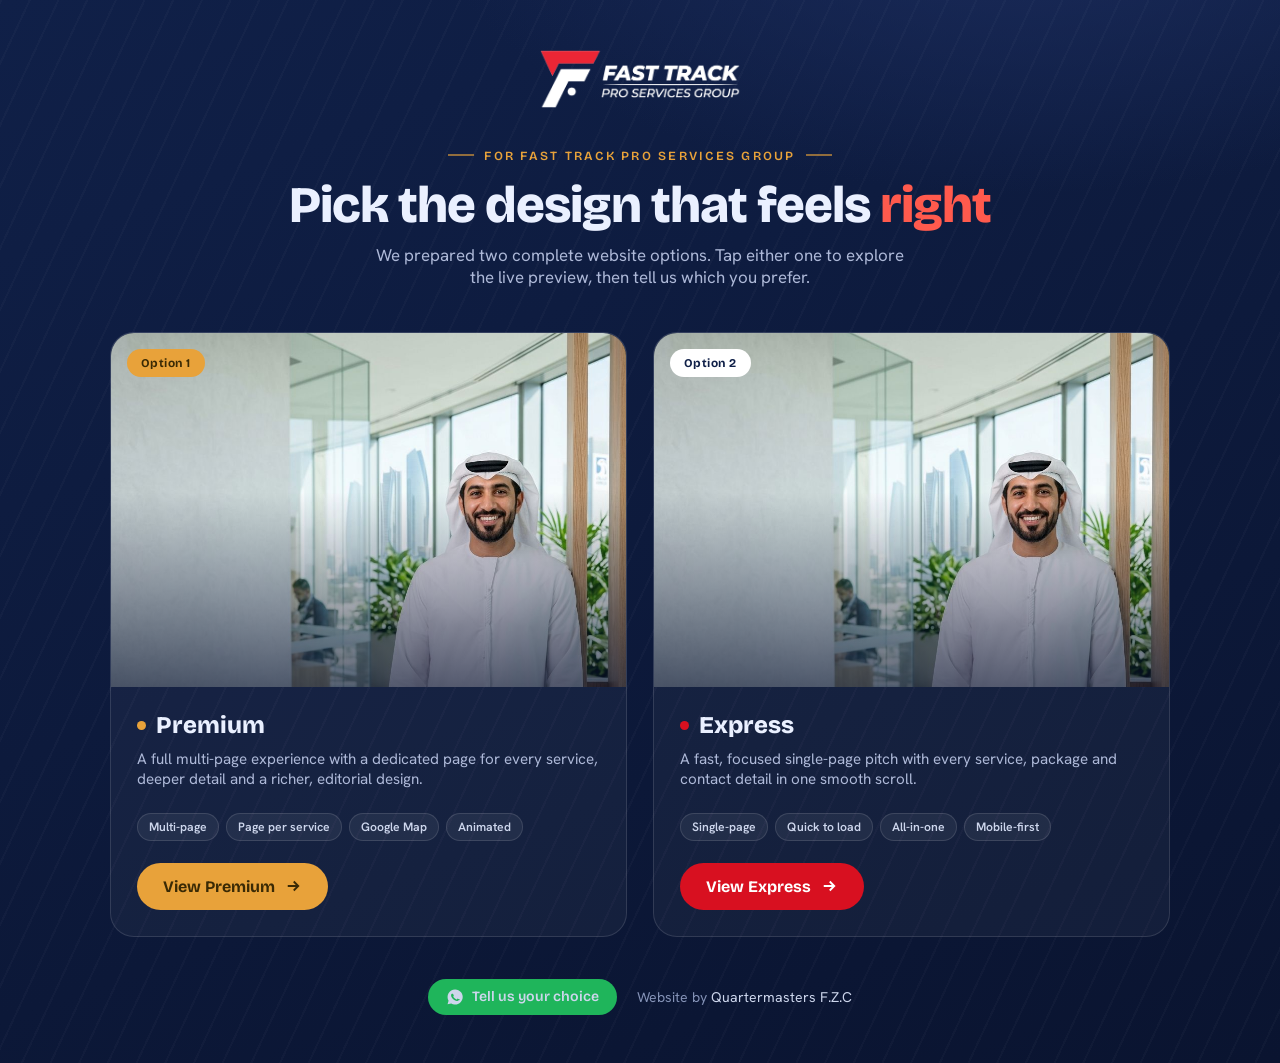
<file: index.html>
<!DOCTYPE html>
<html lang="en">
<head>
<meta charset="UTF-8">
<meta name="viewport" content="width=device-width, initial-scale=1.0">
<title>Fast Track Pro Services Group | Choose a Website Design</title>
<meta name="description" content="Preview two website design options for Fast Track Pro Services Group: a Premium multi-page site and an Express single-page site.">
<meta name="theme-color" content="#102048">
<link rel="icon" type="image/png" href="premium/assets/logos/favicon.png">
<meta property="og:type" content="website">
<meta property="og:site_name" content="Fast Track Pro Services Group">
<meta property="og:title" content="Fast Track Pro Services Group | Website Design Options">
<meta property="og:description" content="Two design options to choose from. Tap to preview the Premium and Express versions.">
<meta property="og:url" content="https://mujtaba9598-hasan.github.io/fasttrackPRo/">
<meta property="og:image" content="https://mujtaba9598-hasan.github.io/fasttrackPRo/premium/assets/brand/og-image.jpg">
<meta property="og:image:width" content="1200"><meta property="og:image:height" content="630">
<meta name="twitter:card" content="summary_large_image">
<meta name="twitter:image" content="https://mujtaba9598-hasan.github.io/fasttrackPRo/premium/assets/brand/og-image.jpg">
<link rel="preconnect" href="https://fonts.googleapis.com">
<link rel="preconnect" href="https://fonts.gstatic.com" crossorigin>
<link href="https://fonts.googleapis.com/css2?family=Bricolage+Grotesque:opsz,wght@12..96,600;12..96,700;12..96,800&family=Hanken+Grotesk:wght@400;500;600&display=swap" rel="stylesheet">
<style>
:root{--navy:#102048;--navy2:#0a1430;--red:#D81020;--gold:#E8A23A;--ink:#16203a;--line:rgba(255,255,255,.12);
  --d:'Bricolage Grotesque',sans-serif;--b:'Hanken Grotesk',sans-serif;--ease:cubic-bezier(.22,.68,0,1)}
*{box-sizing:border-box;margin:0;padding:0}
body{font-family:var(--b);color:#eaf0ff;min-height:100vh;
  background:radial-gradient(1000px 500px at 80% -10%,#1b2c5c 0,transparent 60%),linear-gradient(160deg,#102048,#0a1430);
  display:flex;flex-direction:column;align-items:center;justify-content:center;padding:48px 22px;overflow-x:hidden;position:relative}
body::before{content:"";position:absolute;inset:0;background-image:repeating-linear-gradient(115deg,rgba(255,255,255,.025) 0 2px,transparent 2px 26px);pointer-events:none}
a{text-decoration:none;color:inherit}
img{display:block;max-width:100%}
.wrap{width:100%;max-width:1060px;position:relative;z-index:2;text-align:center}
.logo{height:62px;margin:0 auto 30px;width:auto}
.eyebrow{display:inline-flex;align-items:center;gap:10px;font-family:var(--d);font-weight:600;font-size:.78rem;letter-spacing:.18em;text-transform:uppercase;color:var(--gold)}
.eyebrow::before,.eyebrow::after{content:"";width:26px;height:2px;background:var(--gold);opacity:.6}
h1{font-family:var(--d);font-weight:800;font-size:clamp(2rem,5vw,3.2rem);line-height:1.05;letter-spacing:-.02em;margin:16px 0 12px}
h1 .r{color:#ff5a4d}
.sub{color:#aeb9d8;font-size:1.06rem;max-width:540px;margin:0 auto 44px}
.cards{display:grid;grid-template-columns:1fr 1fr;gap:26px}
.opt{position:relative;background:rgba(255,255,255,.04);border:1px solid var(--line);border-radius:24px;overflow:hidden;text-align:left;
  transition:transform .45s var(--ease),box-shadow .45s,border-color .3s;display:flex;flex-direction:column}
.opt:hover{transform:translateY(-10px);box-shadow:0 40px 80px rgba(0,0,0,.4);border-color:transparent}
.opt-badge{position:absolute;top:16px;left:16px;z-index:3;background:#fff;color:var(--navy);font-family:var(--d);font-weight:700;font-size:.74rem;letter-spacing:.04em;padding:7px 14px;border-radius:999px}
.opt.prem .opt-badge{background:var(--gold);color:#3a2a05}
.shot{aspect-ratio:16/11;overflow:hidden;position:relative;background:#0a1430}
.shot::after{content:"";position:absolute;inset:0;background:linear-gradient(to top,rgba(10,20,48,.65),transparent 55%)}
.shot img{width:100%;height:100%;object-fit:cover;object-position:top center;transition:transform 1.1s var(--ease)}
.opt:hover .shot img{transform:scale(1.06)}
.opt-body{padding:24px 26px 26px}
.opt-name{font-family:var(--d);font-weight:800;font-size:1.5rem;display:flex;align-items:center;gap:10px}
.tagdot{width:9px;height:9px;border-radius:50%;background:var(--red)}
.opt.prem .tagdot{background:var(--gold)}
.opt p{color:#aeb9d8;font-size:.95rem;margin:10px 0 18px;min-height:3em}
.feats{display:flex;flex-wrap:wrap;gap:7px;margin-bottom:22px}
.feats span{font-size:.76rem;font-weight:600;color:#cdd6ec;background:rgba(255,255,255,.06);border:1px solid var(--line);padding:5px 11px;border-radius:999px}
.go{display:inline-flex;align-items:center;gap:9px;font-family:var(--d);font-weight:700;font-size:1rem;padding:14px 26px;border-radius:999px;background:var(--red);color:#fff;transition:.3s var(--ease)}
.opt.prem .go{background:var(--gold);color:#3a2a05}
.go svg{width:18px;height:18px;transition:transform .3s var(--ease)}
.opt:hover .go svg{transform:translateX(4px)}
.foot{margin-top:42px;color:#8492b6;font-size:.88rem;display:flex;gap:8px 20px;align-items:center;justify-content:center;flex-wrap:wrap}
.foot a{color:#cdd6ec}.foot a:hover{color:#fff}
.wa{display:inline-flex;align-items:center;gap:8px;background:#1FB55B;color:#fff;font-family:var(--d);font-weight:600;padding:9px 18px;border-radius:999px}
.wa svg{width:18px;height:18px}
@media(max-width:720px){.cards{grid-template-columns:1fr}.opt p{min-height:0}}
</style>
</head>
<body>
  <div class="wrap">
    <img class="logo" src="premium/assets/logos/fast-track-pro-logo-white.png" alt="Fast Track Pro Services Group">
    <span class="eyebrow">For Fast Track Pro Services Group</span>
    <h1>Pick the design that feels <span class="r">right</span></h1>
    <p class="sub">We prepared two complete website options. Tap either one to explore the live preview, then tell us which you prefer.</p>

    <div class="cards">
      <a class="opt prem" href="premium/index.html" aria-label="View the Premium design">
        <span class="opt-badge">Option 1</span>
        <div class="shot"><img src="premium/assets/img/hero-consultant.jpg" alt="Premium design preview"></div>
        <div class="opt-body">
          <div class="opt-name"><span class="tagdot"></span>Premium</div>
          <p>A full multi-page experience with a dedicated page for every service, deeper detail and a richer, editorial design.</p>
          <div class="feats"><span>Multi-page</span><span>Page per service</span><span>Google Map</span><span>Animated</span></div>
          <span class="go">View Premium <svg viewBox="0 0 24 24" fill="none" stroke="currentColor" stroke-width="2.5"><path d="M5 12h14M13 6l6 6-6 6"/></svg></span>
        </div>
      </a>

      <a class="opt" href="express/index.html" aria-label="View the Express design">
        <span class="opt-badge">Option 2</span>
        <div class="shot"><img src="express/assets/img/hero-consultant.jpg" alt="Express design preview"></div>
        <div class="opt-body">
          <div class="opt-name"><span class="tagdot"></span>Express</div>
          <p>A fast, focused single-page pitch with every service, package and contact detail in one smooth scroll.</p>
          <div class="feats"><span>Single-page</span><span>Quick to load</span><span>All-in-one</span><span>Mobile-first</span></div>
          <span class="go">View Express <svg viewBox="0 0 24 24" fill="none" stroke="currentColor" stroke-width="2.5"><path d="M5 12h14M13 6l6 6-6 6"/></svg></span>
        </div>
      </a>
    </div>

    <div class="foot">
      <a class="wa" href="https://wa.me/971523120954?text=Hi%2C%20I%20have%20chosen%20a%20design%20for%20our%20website." target="_blank" rel="noopener">
        <svg viewBox="0 0 24 24" fill="currentColor"><path d="M12 2a10 10 0 0 0-8.6 15l-1.3 4.7L7 20.5A10 10 0 1 0 12 2Zm5.3 14.1c-.2.6-1.3 1.2-1.8 1.2-.5.1-1 .2-3.2-.7-2.7-1.1-4.4-3.9-4.5-4.1-.1-.2-1-1.4-1-2.6 0-1.3.6-1.9.9-2.1.2-.3.5-.3.7-.3h.5c.2 0 .4 0 .6.5l.8 2c.1.2.1.3 0 .5l-.4.6c-.2.2-.3.3-.1.6.2.3.8 1.3 1.7 2.1 1.2 1 2.1 1.4 2.4 1.5.2.1.4.1.6-.1l.7-.9c.2-.2.4-.2.6-.1l1.9.9c.3.1.4.2.5.3.1.2.1.6-.1 1Z"/></svg>
        Tell us your choice
      </a>
      <span>Website by <a href="#">Quartermasters F.Z.C</a></span>
    </div>
  </div>
</body>
</html>
</file>
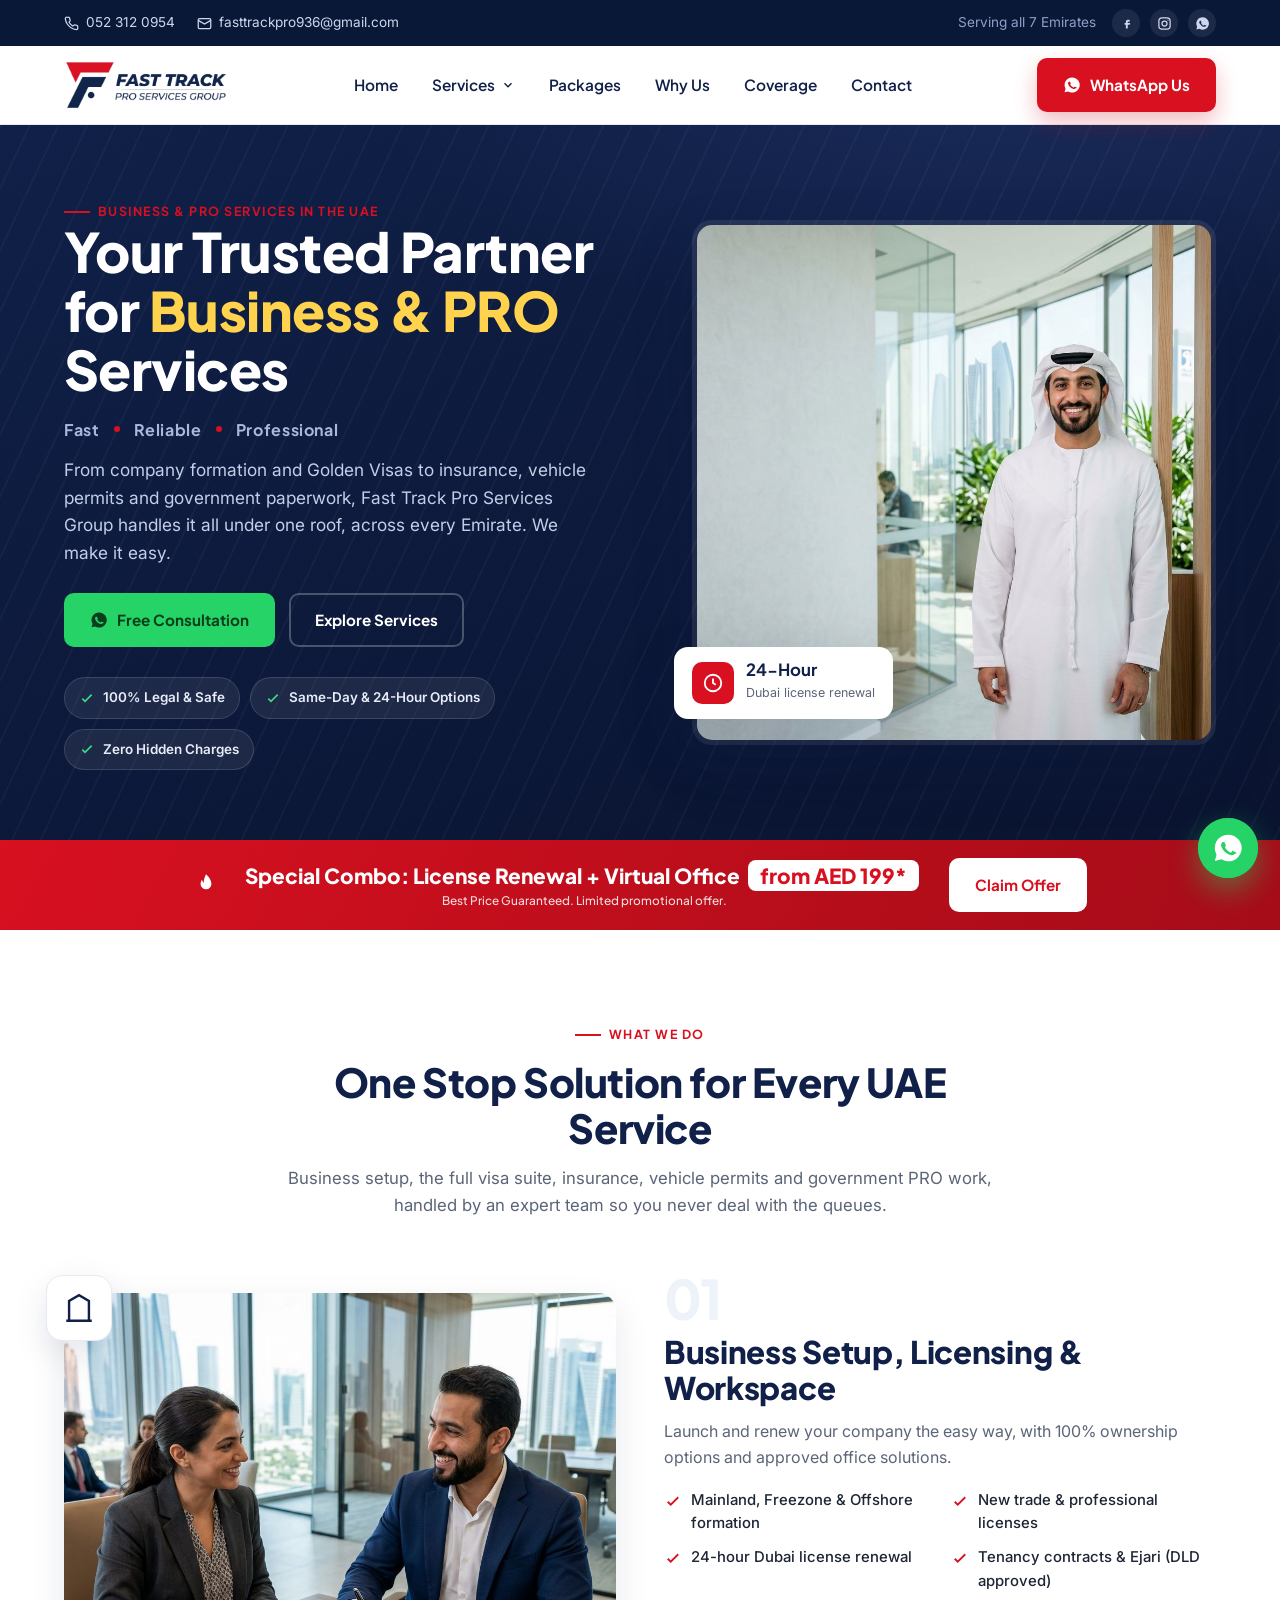
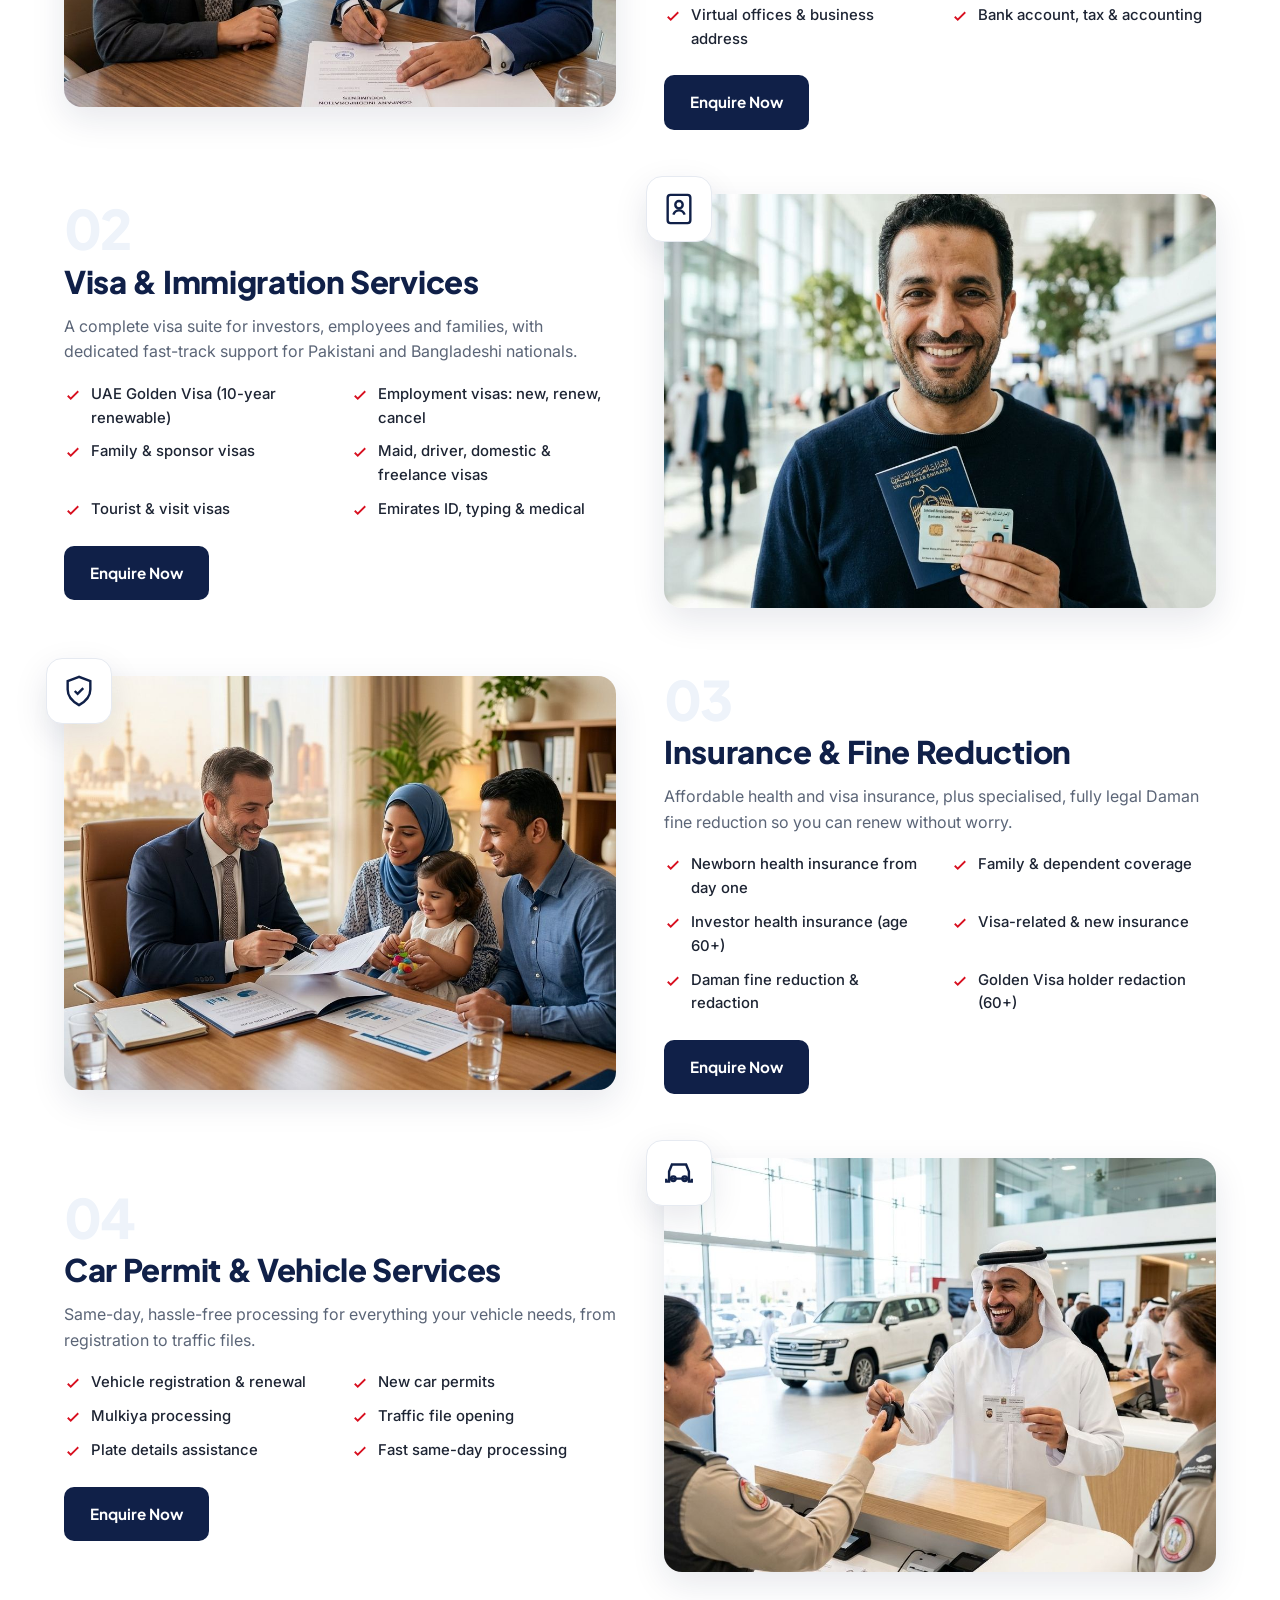
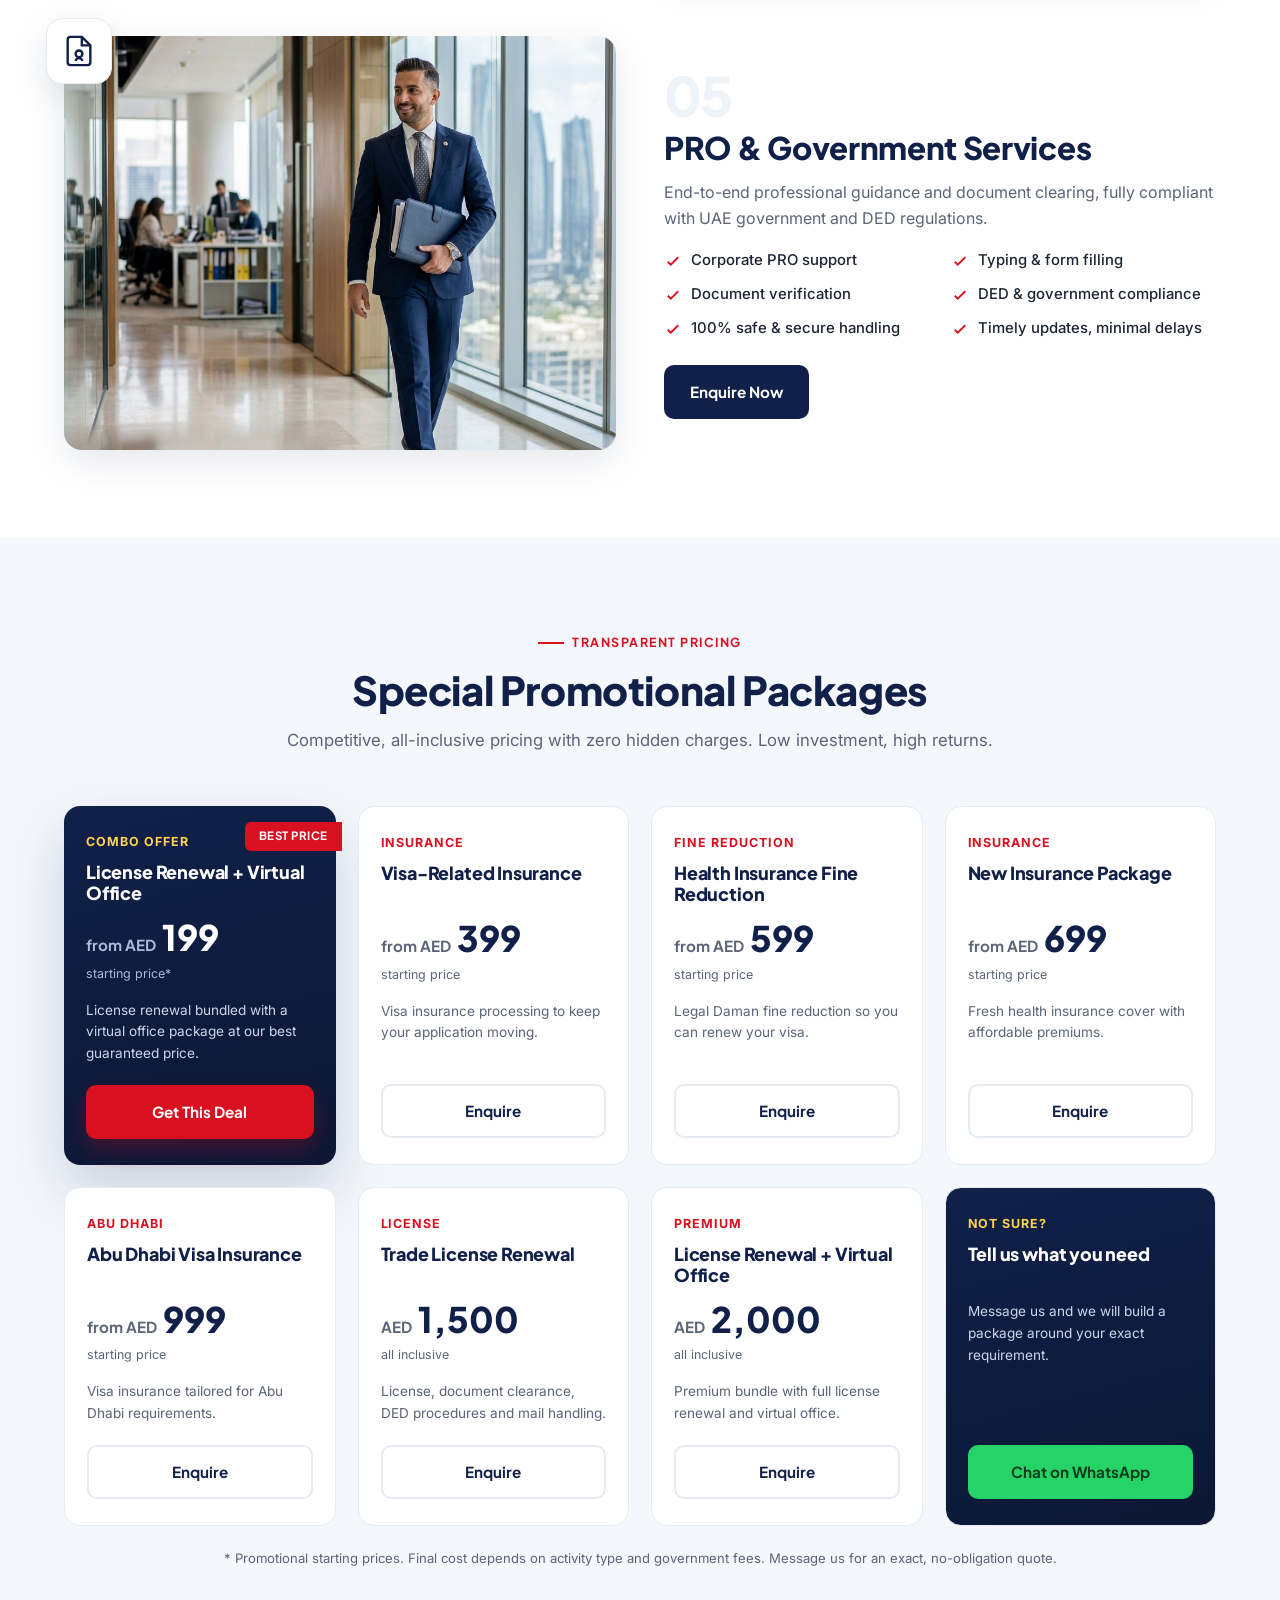
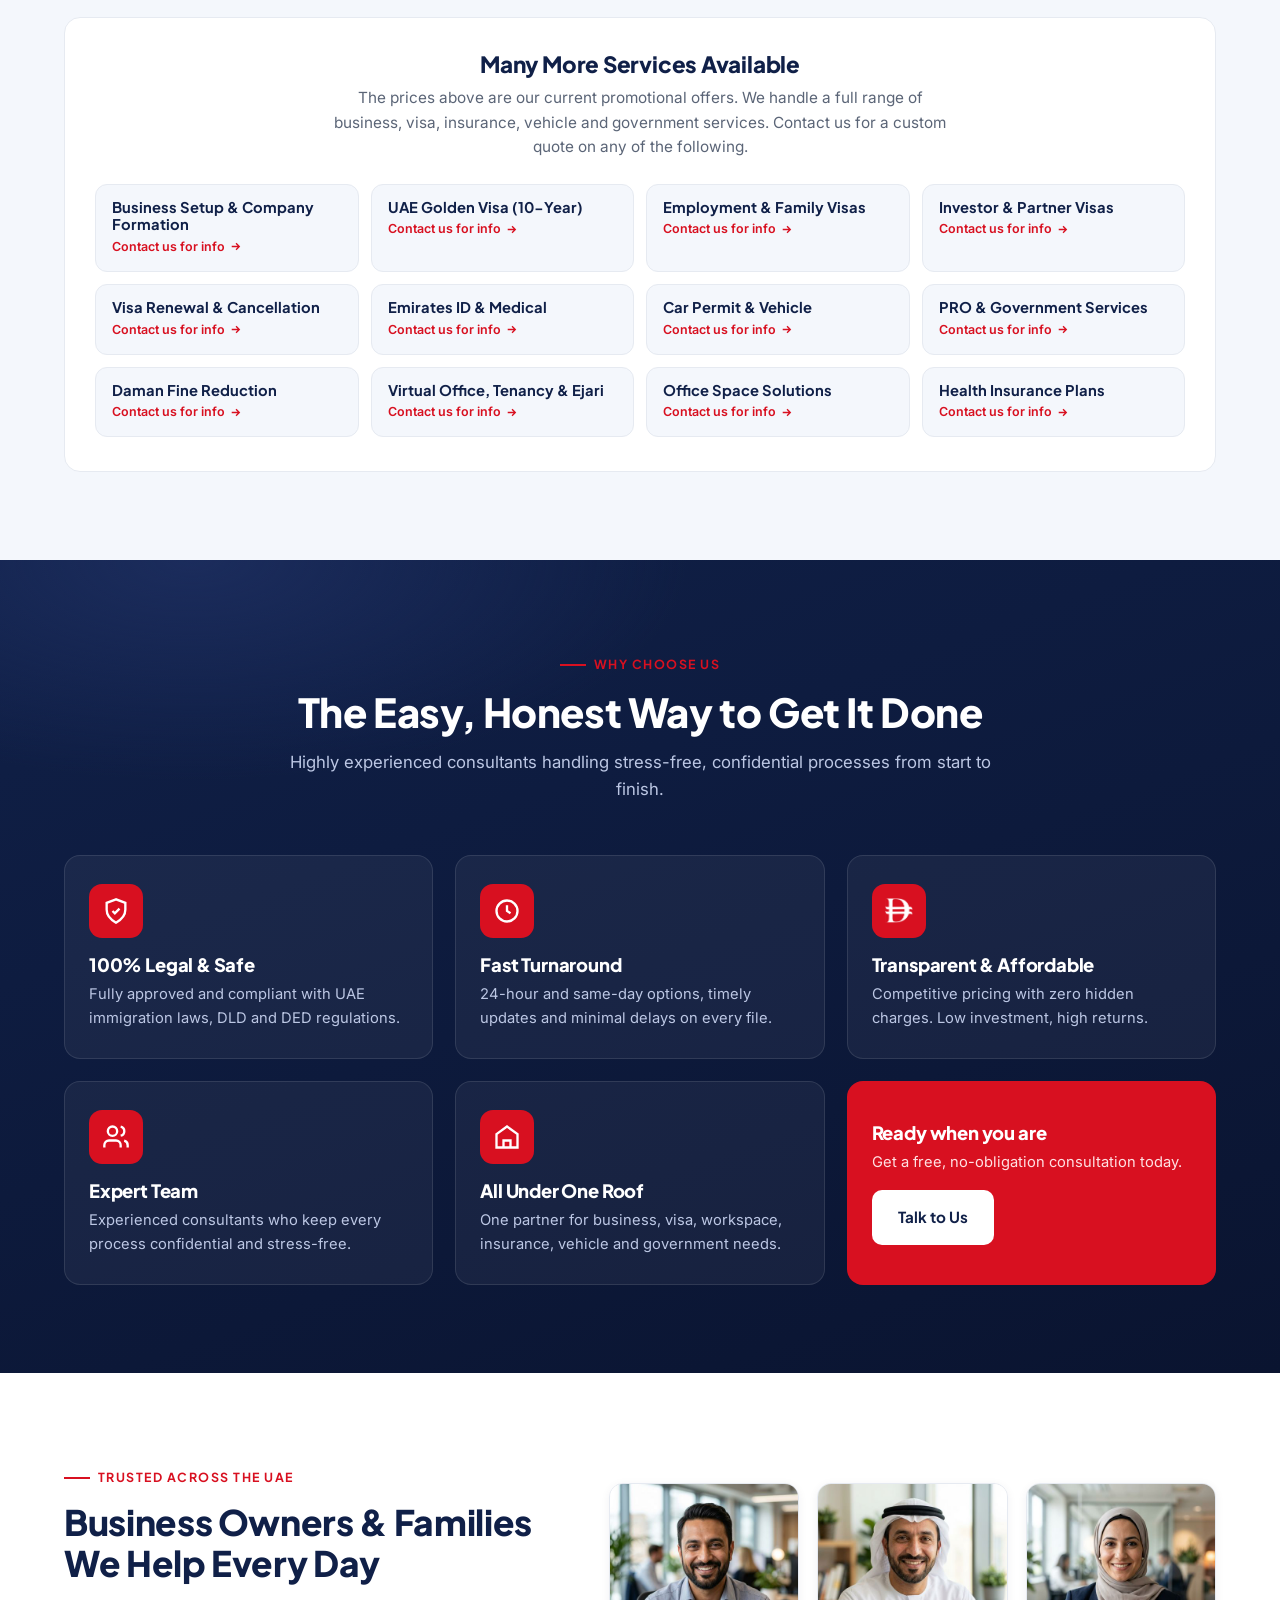
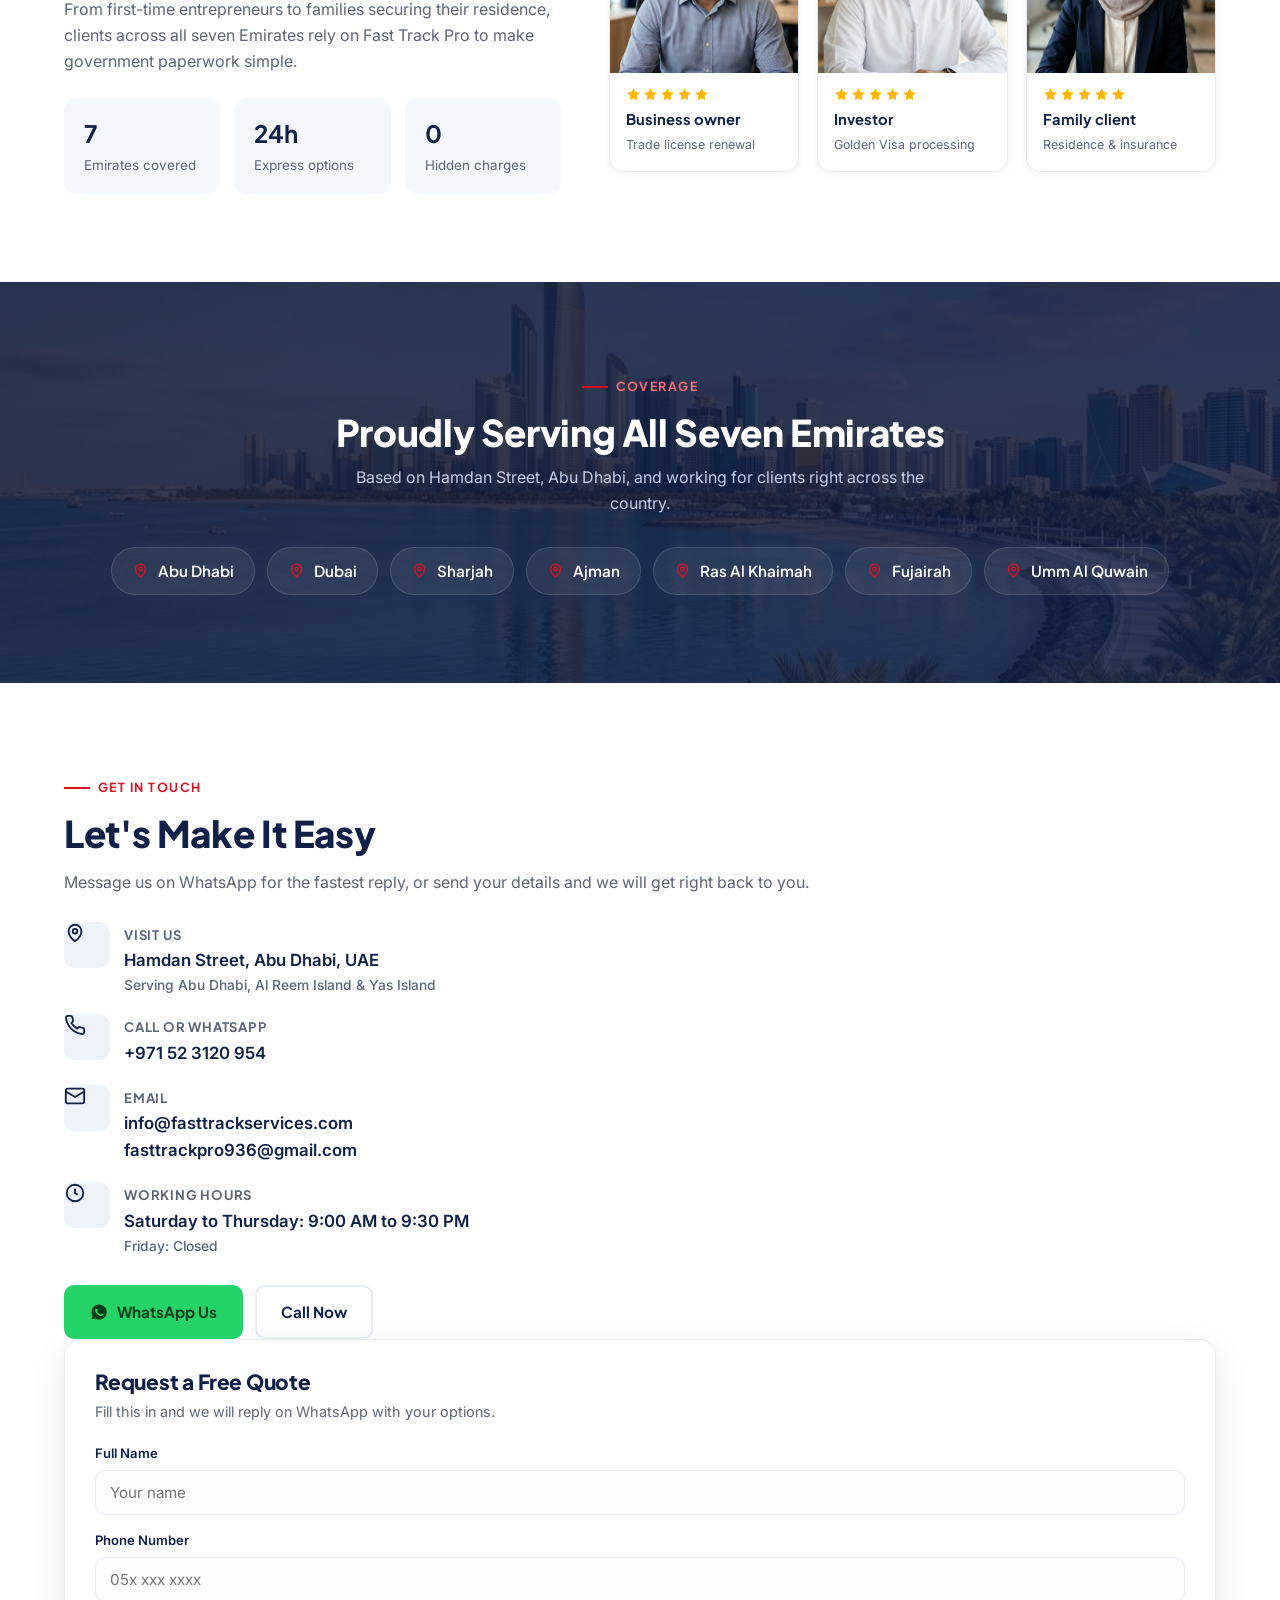
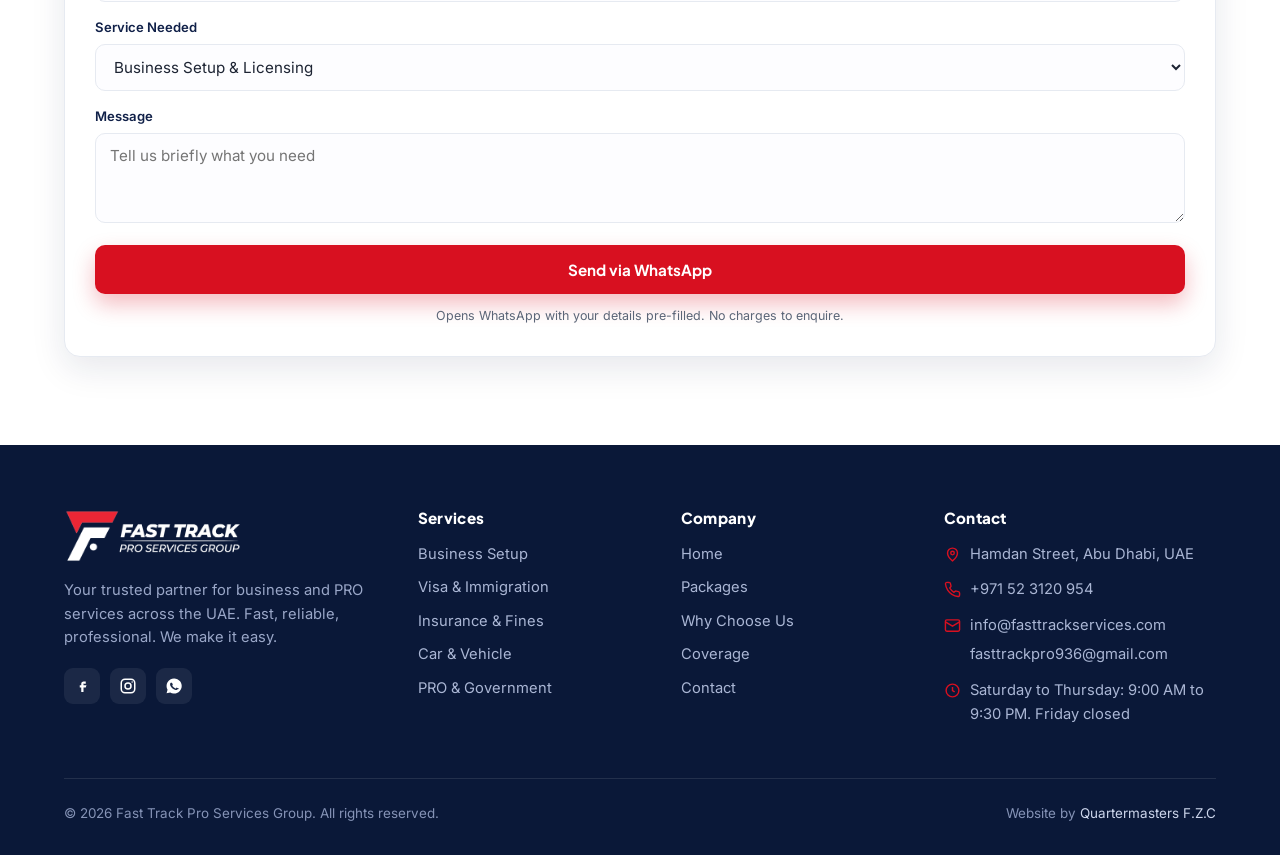
<file: express/index.html>
<!DOCTYPE html>
<html lang="en">
<head>
<meta charset="UTF-8">
<meta name="viewport" content="width=device-width, initial-scale=1.0">
<title>Fast Track Pro Services Group | Business Setup, Visa & PRO Services in the UAE</title>
<meta name="description" content="Fast Track Pro Services Group, Abu Dhabi. Company formation, trade licenses, Golden Visa, employment and family visas, insurance, Daman fine reduction, car permits and government PRO services across all 7 Emirates. Fast, reliable, professional.">
<meta name="theme-color" content="#102048">
<link rel="icon" type="image/png" href="assets/logos/favicon.png">

<!-- Open Graph for WhatsApp / social link previews (absolute URLs required) -->
<meta property="og:type" content="website">
<meta property="og:site_name" content="Fast Track Pro Services Group">
<meta property="og:title" content="Fast Track Pro Services Group | Business & PRO Services UAE">
<meta property="og:description" content="Your trusted one-stop partner for Business Setup, Visa, Insurance, Vehicle and Government PRO services across all 7 Emirates. We make it easy.">
<meta property="og:url" content="https://mujtaba9598-hasan.github.io/fasttrackPRo/express/">
<meta property="og:image" content="https://mujtaba9598-hasan.github.io/fasttrackPRo/express/assets/brand/og-image.jpg">
<meta property="og:image:width" content="1200">
<meta property="og:image:height" content="630">
<meta name="twitter:card" content="summary_large_image">
<meta name="twitter:title" content="Fast Track Pro Services Group | Business & PRO Services UAE">
<meta name="twitter:description" content="Your trusted one-stop partner for Business, Visa, Insurance, Vehicle and PRO services across all 7 Emirates.">
<meta name="twitter:image" content="https://mujtaba9598-hasan.github.io/fasttrackPRo/express/assets/brand/og-image.jpg">

<link rel="preconnect" href="https://fonts.googleapis.com">
<link rel="preconnect" href="https://fonts.gstatic.com" crossorigin>
<link href="https://fonts.googleapis.com/css2?family=Plus+Jakarta+Sans:wght@500;600;700;800&family=Inter:wght@400;500;600&display=swap" rel="stylesheet">

<style>
:root{
  --navy:#102048; --navy-2:#0a1838; --navy-soft:#1b2c5c;
  --red:#D81020; --red-2:#b00d1a;
  --ink:#1d2433; --muted:#5b6577; --line:#e6eaf1;
  --bg:#ffffff; --bg-soft:#f4f7fc; --bg-soft-2:#eef3fa;
  --white:#ffffff;
  --shadow-sm:0 2px 10px rgba(16,32,72,.06);
  --shadow:0 12px 34px rgba(16,32,72,.10);
  --shadow-lg:0 26px 60px rgba(16,32,72,.18);
  --r:16px; --r-sm:10px; --maxw:1200px;
  --head:'Plus Jakarta Sans',system-ui,sans-serif;
  --body:'Inter',system-ui,sans-serif;
}
*{box-sizing:border-box;margin:0;padding:0}
html{scroll-behavior:smooth}
body{font-family:var(--body);color:var(--ink);background:var(--bg);line-height:1.6;-webkit-font-smoothing:antialiased}
img{max-width:100%;display:block}
a{color:inherit;text-decoration:none}
h1,h2,h3,h4{font-family:var(--head);line-height:1.15;color:var(--navy);font-weight:800;letter-spacing:-.01em}
section{scroll-margin-top:96px}
.container{max-width:var(--maxw);margin:0 auto;padding:0 24px}
.eyebrow{display:inline-flex;align-items:center;gap:8px;font-family:var(--head);font-weight:700;font-size:.78rem;letter-spacing:.12em;text-transform:uppercase;color:var(--red)}
.eyebrow::before{content:"";width:26px;height:2px;background:var(--red);display:inline-block}
.sec-head{max-width:720px;margin:0 auto 52px;text-align:center}
.sec-head h2{font-size:clamp(1.7rem,3.4vw,2.5rem);margin:14px 0 14px}
.sec-head p{color:var(--muted);font-size:1.05rem}

/* buttons */
.btn{display:inline-flex;align-items:center;gap:9px;font-family:var(--head);font-weight:700;font-size:.95rem;padding:13px 24px;border-radius:var(--r-sm);border:2px solid transparent;cursor:pointer;transition:.22s ease;white-space:nowrap}
.btn svg{width:18px;height:18px;flex:none}
.btn-red{background:var(--red);color:#fff;box-shadow:0 10px 22px rgba(216,16,32,.28)}
.btn-red:hover{background:var(--red-2);transform:translateY(-2px)}
.btn-navy{background:var(--navy);color:#fff}
.btn-navy:hover{background:var(--navy-soft);transform:translateY(-2px)}
.btn-ghost{background:transparent;color:var(--navy);border-color:var(--line)}
.btn-ghost:hover{border-color:var(--navy);transform:translateY(-2px)}
.btn-white{background:#fff;color:var(--navy)}
.btn-white:hover{transform:translateY(-2px);box-shadow:var(--shadow)}
.btn-wa{background:#25D366;color:#0a3d1c}
.btn-wa:hover{background:#1ebe5a;transform:translateY(-2px)}

/* top bar */
.topbar{background:var(--navy-2);color:#cdd6ec;font-size:.85rem}
.topbar .container{display:flex;justify-content:space-between;align-items:center;gap:18px;padding-top:9px;padding-bottom:9px}
.topbar a{color:#cdd6ec;display:inline-flex;align-items:center;gap:7px;transition:.2s}
.topbar a:hover{color:#fff}
.topbar svg{width:15px;height:15px}
.topbar .tb-left{display:flex;gap:22px;flex-wrap:wrap}
.topbar .tb-right{display:flex;gap:16px;align-items:center}
.tb-area{color:#8fa0c8}
.tb-socials{display:flex;gap:10px}
.tb-socials a{width:28px;height:28px;border-radius:50%;background:rgba(255,255,255,.08);justify-content:center}
.tb-socials a:hover{background:var(--red)}

/* nav */
.nav{position:sticky;top:0;z-index:60;background:#fff;border-bottom:1px solid var(--line);transition:box-shadow .25s}
.nav.scrolled{box-shadow:0 6px 24px rgba(16,32,72,.09)}
.nav .container{display:flex;align-items:center;justify-content:space-between;gap:18px;padding-top:12px;padding-bottom:12px}
.brand img{height:50px;width:auto}
.nav-links{display:flex;align-items:center;gap:6px}
.nav-links>li{position:relative;list-style:none}
.nav-links>li>a{font-family:var(--head);font-weight:600;font-size:.96rem;color:var(--navy);padding:10px 14px;border-radius:8px;display:inline-flex;align-items:center;gap:6px;transition:.18s}
.nav-links>li>a:hover{background:var(--bg-soft);color:var(--red)}
.caret{width:14px;height:14px;transition:.2s}
.has-drop:hover .caret{transform:rotate(180deg)}
/* dropdown */
.dropdown{position:absolute;top:calc(100% + 10px);left:0;width:330px;background:#fff;border:1px solid var(--line);border-radius:14px;box-shadow:var(--shadow-lg);padding:10px;opacity:0;visibility:hidden;transform:translateY(8px);transition:.2s}
.has-drop:hover .dropdown,.has-drop.open .dropdown{opacity:1;visibility:visible;transform:translateY(0)}
.dropdown::before{content:"";position:absolute;top:-6px;left:28px;width:12px;height:12px;background:#fff;border-left:1px solid var(--line);border-top:1px solid var(--line);transform:rotate(45deg)}
.drop-item{display:flex;gap:12px;align-items:flex-start;padding:11px 12px;border-radius:10px;transition:.16s}
.drop-item:hover{background:var(--bg-soft)}
.drop-ic{width:38px;height:38px;border-radius:9px;background:var(--bg-soft-2);display:flex;align-items:center;justify-content:center;flex:none;color:var(--navy)}
.drop-item:hover .drop-ic{background:var(--navy);color:#fff}
.drop-ic svg{width:20px;height:20px}
.drop-txt b{display:block;font-family:var(--head);font-size:.92rem;color:var(--navy)}
.drop-txt span{font-size:.8rem;color:var(--muted)}
.nav-cta{display:flex;align-items:center;gap:10px}
.hamburger{display:none;flex-direction:column;gap:5px;background:none;border:0;cursor:pointer;padding:8px}
.hamburger span{width:24px;height:2.5px;background:var(--navy);border-radius:2px;transition:.25s}

/* hero */
.hero{position:relative;background:radial-gradient(1100px 500px at 80% -10%,#1b2c5c 0%,transparent 60%),linear-gradient(160deg,#102048,#0a1430);color:#fff;overflow:hidden}
.hero::after{content:"";position:absolute;inset:0;background-image:repeating-linear-gradient(115deg,rgba(255,255,255,.03) 0 2px,transparent 2px 26px);pointer-events:none}
.hero .container{display:grid;grid-template-columns:1.05fr .95fr;gap:48px;align-items:center;padding-top:70px;padding-bottom:70px;position:relative;z-index:2}
.hero h1{color:#fff;font-size:clamp(2.1rem,4.6vw,3.4rem);line-height:1.08}
.hero h1 .hl{color:#ffd34d}
.tagline{display:flex;gap:14px;align-items:center;margin:18px 0 4px;font-family:var(--head);font-weight:700;letter-spacing:.04em;color:#aab8de;flex-wrap:wrap}
.tagline .dot{width:6px;height:6px;border-radius:50%;background:var(--red)}
.hero p.lead{color:#c4cee8;font-size:1.08rem;margin:14px 0 26px;max-width:540px}
.hero-cta{display:flex;gap:14px;flex-wrap:wrap}
.trust-chips{display:flex;gap:10px;flex-wrap:wrap;margin-top:30px}
.chip{display:inline-flex;align-items:center;gap:8px;background:rgba(255,255,255,.07);border:1px solid rgba(255,255,255,.13);padding:9px 14px;border-radius:40px;font-size:.84rem;font-weight:600;color:#e7ecf8}
.chip svg{width:16px;height:16px;color:#3ddc84}
.hero-visual{position:relative}
.hero-visual img{border-radius:20px;box-shadow:var(--shadow-lg);border:5px solid rgba(255,255,255,.08)}
.hero-badge{position:absolute;left:-18px;bottom:26px;background:#fff;color:var(--navy);border-radius:14px;padding:14px 18px;box-shadow:var(--shadow-lg);display:flex;gap:12px;align-items:center}
.hero-badge .hb-ic{width:42px;height:42px;border-radius:10px;background:var(--red);color:#fff;display:flex;align-items:center;justify-content:center}
.hero-badge .hb-ic svg{width:22px;height:22px}
.hero-badge b{font-family:var(--head);font-size:1.05rem;display:block;line-height:1.1}
.hero-badge span{font-size:.78rem;color:var(--muted)}

/* combo offer strip */
.offer{background:linear-gradient(120deg,var(--red),#a50c18);color:#fff}
.offer .container{display:flex;align-items:center;justify-content:center;gap:16px 26px;flex-wrap:wrap;padding:18px 24px;text-align:center}
.offer .flame{width:26px;height:26px;flex:none}
.offer b{font-family:var(--head);font-size:clamp(1rem,2.2vw,1.3rem);font-weight:800}
.offer b .price{background:#fff;color:var(--red);padding:2px 12px;border-radius:8px;margin:0 4px}
.offer small{display:block;font-size:.74rem;opacity:.85;font-weight:500}
.offer .btn{background:#fff;color:var(--red)}

/* generic section */
.section{padding:88px 0}
.bg-soft{background:var(--bg-soft)}

/* services */
.svc{display:flex;flex-direction:column;gap:64px}
.svc-row{display:grid;grid-template-columns:1fr 1fr;gap:48px;align-items:center}
.svc-row.rev .svc-media{order:2}
.svc-media{position:relative}
.svc-media img{border-radius:18px;box-shadow:var(--shadow);aspect-ratio:4/3;object-fit:cover;width:100%}
.svc-badge{position:absolute;top:-18px;left:-18px;width:66px;height:66px;border-radius:16px;background:#fff;box-shadow:var(--shadow);display:flex;align-items:center;justify-content:center;border:1px solid var(--line)}
.svc-badge svg{width:34px;height:34px;color:var(--navy)}
.svc-num{font-family:var(--head);font-weight:800;color:var(--bg-soft-2);font-size:3.4rem;line-height:1;letter-spacing:-.03em}
.bg-soft .svc-num{color:#dde6f3}
.svc-info h3{font-size:clamp(1.4rem,2.8vw,1.95rem);margin:6px 0 14px}
.svc-info>p{color:var(--muted);margin-bottom:18px}
.svc-list{display:grid;grid-template-columns:1fr 1fr;gap:10px 22px;margin-bottom:24px}
.svc-list li{list-style:none;display:flex;gap:9px;align-items:flex-start;font-size:.93rem;font-weight:500}
.svc-list svg{width:18px;height:18px;color:var(--red);flex:none;margin-top:3px}
.svc-info .links{display:flex;gap:12px;flex-wrap:wrap}

/* packages */
.pkg-grid{display:grid;grid-template-columns:repeat(4,1fr);gap:22px}
.pkg{background:#fff;border:1px solid var(--line);border-radius:var(--r);padding:26px 22px;display:flex;flex-direction:column;transition:.22s;position:relative}
.pkg:hover{transform:translateY(-6px);box-shadow:var(--shadow);border-color:transparent}
.pkg.feat{background:linear-gradient(165deg,#102048,#0b1734);color:#fff;border:0;box-shadow:var(--shadow-lg)}
.pkg.feat h3,.pkg.feat .amt{color:#fff}
.ribbon{position:absolute;top:16px;right:-6px;background:var(--red);color:#fff;font-family:var(--head);font-weight:700;font-size:.72rem;letter-spacing:.04em;padding:5px 14px;border-radius:6px 0 0 6px}
.pkg .pk-cat{font-size:.78rem;font-weight:700;text-transform:uppercase;letter-spacing:.08em;color:var(--red)}
.pkg.feat .pk-cat{color:#ffd34d}
.pkg h3{font-size:1.12rem;margin:10px 0 14px;min-height:2.4em}
.price-row{display:flex;align-items:baseline;gap:6px;margin-bottom:6px}
.price-row .cur{font-family:var(--head);font-weight:700;font-size:.95rem;color:var(--muted)}
.pkg.feat .price-row .cur{color:#aeb9d8}
.amt{font-family:var(--head);font-weight:800;font-size:2.2rem;color:var(--navy);line-height:1}
.pkg .fromlbl{font-size:.78rem;color:var(--muted);margin-bottom:16px}
.pkg.feat .fromlbl{color:#aeb9d8}
.pkg .incl{font-size:.85rem;color:var(--muted);margin-bottom:20px;flex:1}
.pkg.feat .incl{color:#cdd6ec}
.pkg .btn{width:100%;justify-content:center;margin-top:auto}
.pkg-note{text-align:center;color:var(--muted);font-size:.82rem;margin-top:22px}
.more{margin-top:48px;background:#fff;border:1px solid var(--line);border-radius:var(--r);padding:34px 30px;text-align:center}
.more h3{font-size:1.4rem;margin-bottom:8px}
.more>p{color:var(--muted);max-width:620px;margin:0 auto 24px;font-size:.96rem}
.more-grid{display:grid;grid-template-columns:repeat(4,1fr);gap:12px}
.more-chip{display:flex;flex-direction:column;gap:3px;align-items:flex-start;text-align:left;background:var(--bg-soft);border:1px solid var(--line);border-radius:12px;padding:14px 16px;transition:.18s}
.more-chip:hover{background:#fff;border-color:var(--navy);transform:translateY(-3px);box-shadow:var(--shadow-sm)}
.more-chip b{font-family:var(--head);font-size:.92rem;color:var(--navy);line-height:1.2}
.more-chip span{font-size:.78rem;color:var(--red);font-weight:600;display:inline-flex;align-items:center;gap:4px}
.more-chip span svg{width:13px;height:13px}
@media(max-width:980px){.more-grid{grid-template-columns:repeat(2,1fr)}}
@media(max-width:560px){.more-grid{grid-template-columns:1fr}}

/* why us */
.why{background:radial-gradient(900px 400px at 15% 0%,#1b2c5c 0,transparent 55%),linear-gradient(160deg,#102048,#0a1430);color:#fff}
.why .sec-head h2{color:#fff}
.why .sec-head p{color:#bcc7e4}
.why-grid{display:grid;grid-template-columns:repeat(3,1fr);gap:22px}
.why-card{background:rgba(255,255,255,.05);border:1px solid rgba(255,255,255,.1);border-radius:var(--r);padding:28px 24px;transition:.22s}
.why-card:hover{background:rgba(255,255,255,.09);transform:translateY(-5px)}
.why-ic{width:54px;height:54px;border-radius:13px;background:var(--red);display:flex;align-items:center;justify-content:center;margin-bottom:16px}
.why-ic .dh{display:inline-block;width:28px;height:28px;background:#fff;-webkit-mask:url(assets/img/dirham.png) center/contain no-repeat;mask:url(assets/img/dirham.png) center/contain no-repeat}
.why-ic svg{width:28px;height:28px;color:#fff}
.why-card h3{color:#fff;font-size:1.15rem;margin-bottom:8px}
.why-card p{color:#bcc7e4;font-size:.92rem}

/* trust band */
.trust .container{display:grid;grid-template-columns:.9fr 1.1fr;gap:48px;align-items:center}
.trust h2{font-size:clamp(1.6rem,3vw,2.2rem);margin:14px 0 14px}
.trust p{color:var(--muted);margin-bottom:24px}
.stats{display:flex;gap:14px;flex-wrap:wrap}
.stat{background:var(--bg-soft);border-radius:12px;padding:16px 20px;min-width:140px;flex:1}
.stat b{font-family:var(--head);font-size:1.5rem;color:var(--navy);display:block}
.stat span{font-size:.84rem;color:var(--muted)}
.clients{display:grid;grid-template-columns:repeat(3,1fr);gap:18px}
.client{background:#fff;border:1px solid var(--line);border-radius:14px;overflow:hidden;box-shadow:var(--shadow-sm)}
.client img{aspect-ratio:1;object-fit:cover;width:100%}
.client .c-body{padding:14px 16px}
.client .stars{display:flex;gap:2px;color:#ffb400;margin-bottom:6px}
.client .stars svg{width:15px;height:15px}
.client b{font-family:var(--head);font-size:.92rem;color:var(--navy);display:block}
.client span{font-size:.78rem;color:var(--muted)}

/* service area */
.area{position:relative;background:linear-gradient(160deg,#0a1430,#102048);color:#fff;overflow:hidden}
.area .bgimg{position:absolute;inset:0;opacity:.16;object-fit:cover;width:100%;height:100%}
.area .container{position:relative;z-index:2;text-align:center}
.area h2{color:#fff;font-size:clamp(1.6rem,3vw,2.3rem);margin:14px 0 12px}
.area p{color:#c4cee8;max-width:620px;margin:0 auto 30px}
.emirates{display:flex;gap:12px;flex-wrap:wrap;justify-content:center}
.emirate{display:inline-flex;align-items:center;gap:9px;background:rgba(255,255,255,.07);border:1px solid rgba(255,255,255,.14);padding:11px 20px;border-radius:40px;font-family:var(--head);font-weight:600;font-size:.95rem}
.emirate svg{width:17px;height:17px;color:var(--red)}

/* contact */
.contact .container{display:grid;grid-template-columns:1fr 1fr;gap:44px}
.contact-info h2{font-size:clamp(1.6rem,3vw,2.3rem);margin:14px 0 16px}
.contact-info>p{color:var(--muted);margin-bottom:26px}
.ci-list{display:flex;flex-direction:column;gap:18px;margin-bottom:28px}
.ci{display:flex;gap:14px;align-items:flex-start}
.ci-ic{width:46px;height:46px;border-radius:11px;background:var(--bg-soft-2);display:flex;align-items:center;justify-content:center;flex:none;color:var(--navy)}
.ci-ic svg{width:22px;height:22px}
.ci b{font-family:var(--head);font-size:.82rem;text-transform:uppercase;letter-spacing:.06em;color:var(--muted);font-weight:700}
.ci a,.ci span{display:block;font-size:1.05rem;color:var(--navy);font-weight:600}
.ci a:hover{color:var(--red)}
.contact-cta{display:flex;gap:12px;flex-wrap:wrap}
.form-card{background:#fff;border:1px solid var(--line);border-radius:var(--r);box-shadow:var(--shadow);padding:30px}
.form-card h3{font-size:1.3rem;margin-bottom:6px}
.form-card>p{color:var(--muted);font-size:.9rem;margin-bottom:20px}
.field{margin-bottom:15px}
.field label{display:block;font-size:.82rem;font-weight:600;color:var(--navy);margin-bottom:6px}
.field input,.field select,.field textarea{width:100%;padding:12px 14px;border:1.5px solid var(--line);border-radius:10px;font-family:var(--body);font-size:.95rem;color:var(--ink);background:#fdfdff;transition:.18s}
.field input:focus,.field select:focus,.field textarea:focus{outline:none;border-color:var(--navy);box-shadow:0 0 0 3px rgba(16,32,72,.08)}
.field textarea{resize:vertical;min-height:90px}
.form-card .btn{width:100%;justify-content:center}
.form-note{font-size:.78rem;color:var(--muted);text-align:center;margin-top:12px}

/* footer */
.footer{background:var(--navy-2);color:#aab6d4;font-size:.92rem}
.footer .container{padding-top:64px;padding-bottom:30px}
.foot-grid{display:grid;grid-template-columns:1.4fr 1fr 1fr 1.2fr;gap:36px;padding-bottom:40px;border-bottom:1px solid rgba(255,255,255,.1)}
.foot-brand img{height:54px;margin-bottom:16px}
.foot-brand p{color:#9aa7c8;max-width:300px}
.foot-soc{display:flex;gap:10px;margin-top:18px}
.foot-soc a{width:36px;height:36px;border-radius:9px;background:rgba(255,255,255,.07);display:flex;align-items:center;justify-content:center;transition:.2s}
.foot-soc a:hover{background:var(--red)}
.foot-soc svg{width:18px;height:18px;color:#fff}
.footer h4{color:#fff;font-size:.95rem;margin-bottom:16px;letter-spacing:.02em}
.footer ul{list-style:none}
.footer ul li{margin-bottom:10px}
.footer ul a:hover{color:#fff}
.foot-contact div{display:flex;gap:9px;margin-bottom:12px;align-items:flex-start}
.foot-contact svg{width:17px;height:17px;color:var(--red);flex:none;margin-top:3px}
.foot-bottom{display:flex;justify-content:space-between;align-items:center;gap:16px;flex-wrap:wrap;padding-top:24px;font-size:.84rem;color:#8593b6}
.foot-bottom a{color:#cdd6ec}
.foot-bottom a:hover{color:#fff}

/* floating whatsapp */
.fab{position:fixed;right:22px;bottom:22px;z-index:80;width:60px;height:60px;border-radius:50%;background:#25D366;display:flex;align-items:center;justify-content:center;box-shadow:0 12px 30px rgba(37,211,102,.45);transition:.22s}
.fab:hover{transform:scale(1.08)}
.fab svg{width:32px;height:32px;color:#fff}
.fab::before{content:"";position:absolute;inset:0;border-radius:50%;background:#25D366;animation:pulse 2.2s infinite;z-index:-1}
@keyframes pulse{0%{transform:scale(1);opacity:.7}70%{transform:scale(1.7);opacity:0}100%{opacity:0}}

/* reveal */
.reveal{opacity:0;transform:translateY(26px);transition:.7s cubic-bezier(.2,.7,.2,1)}
.reveal.in{opacity:1;transform:none}

/* responsive */
@media(max-width:980px){
  .hero .container{grid-template-columns:1fr;gap:36px}
  .hero-visual{max-width:460px}
  .trust .container,.contact .container{grid-template-columns:1fr;gap:32px}
  .why-grid{grid-template-columns:repeat(2,1fr)}
  .pkg-grid{grid-template-columns:repeat(2,1fr)}
  .foot-grid{grid-template-columns:1fr 1fr}
}
@media(max-width:760px){
  .topbar .tb-left .tb-mail{display:none}
  .nav-links{position:fixed;inset:0 0 0 auto;width:min(86vw,340px);background:#fff;flex-direction:column;align-items:stretch;padding:84px 20px 30px;gap:4px;transform:translateX(100%);transition:.3s;box-shadow:var(--shadow-lg);overflow-y:auto}
  .nav-links.open{transform:none}
  .nav-links>li>a{padding:14px 12px;font-size:1rem;justify-content:space-between}
  .dropdown{position:static;opacity:1;visibility:visible;transform:none;box-shadow:none;border:0;width:auto;padding:4px 0 8px 8px;display:none}
  .dropdown::before{display:none}
  .has-drop.open .dropdown{display:block}
  .nav-cta .btn-text{display:none}
  .hamburger{display:flex;z-index:70}
  .hamburger.open span:nth-child(1){transform:translateY(7.5px) rotate(45deg)}
  .hamburger.open span:nth-child(2){opacity:0}
  .hamburger.open span:nth-child(3){transform:translateY(-7.5px) rotate(-45deg)}
  .svc-row,.svc-row.rev .svc-media{grid-template-columns:1fr;order:0}
  .svc-list{grid-template-columns:1fr}
  .why-grid,.pkg-grid,.clients,.foot-grid{grid-template-columns:1fr}
  .section{padding:64px 0}
  .hero-badge{left:10px}
}
</style>
</head>
<body>

<!-- ============ TOP BAR ============ -->
<div class="topbar">
  <div class="container">
    <div class="tb-left">
      <a href="tel:+971523120954" aria-label="Call">
        <svg viewBox="0 0 24 24" fill="none" stroke="currentColor" stroke-width="2"><path d="M22 16.9v3a2 2 0 0 1-2.2 2 19.8 19.8 0 0 1-8.6-3.1 19.5 19.5 0 0 1-6-6A19.8 19.8 0 0 1 2.1 4.2 2 2 0 0 1 4.1 2h3a2 2 0 0 1 2 1.7c.1.9.4 1.8.7 2.7a2 2 0 0 1-.5 2.1L8.1 9.9a16 16 0 0 0 6 6l1.4-1.2a2 2 0 0 1 2.1-.4c.9.3 1.8.6 2.7.7a2 2 0 0 1 1.7 2Z"/></svg>
        052 312 0954</a>
      <a class="tb-mail" href="mailto:fasttrackpro936@gmail.com">
        <svg viewBox="0 0 24 24" fill="none" stroke="currentColor" stroke-width="2"><rect x="2" y="4" width="20" height="16" rx="2"/><path d="m2 7 10 6 10-6"/></svg>
        fasttrackpro936@gmail.com</a>
    </div>
    <div class="tb-right">
      <span class="tb-area">Serving all 7 Emirates</span>
      <div class="tb-socials">
        <a href="https://www.facebook.com/FastTrackPROServices" target="_blank" rel="noopener" aria-label="Facebook"><svg viewBox="0 0 24 24" fill="currentColor"><path d="M14 9h3V6h-3c-1.7 0-3 1.3-3 3v2H9v3h2v6h3v-6h3l1-3h-4V9c0-.6.4-1 1-1Z"/></svg></a>
        <a href="#" aria-label="Instagram"><svg viewBox="0 0 24 24" fill="none" stroke="currentColor" stroke-width="2"><rect x="3" y="3" width="18" height="18" rx="5"/><circle cx="12" cy="12" r="4"/><circle cx="17.5" cy="6.5" r="1" fill="currentColor" stroke="none"/></svg></a>
        <a href="https://wa.me/971523120954" aria-label="WhatsApp"><svg viewBox="0 0 24 24" fill="currentColor"><path d="M12 2a10 10 0 0 0-8.6 15l-1.3 4.7L7 20.5A10 10 0 1 0 12 2Zm5.3 14.1c-.2.6-1.3 1.2-1.8 1.2-.5.1-1 .2-3.2-.7-2.7-1.1-4.4-3.9-4.5-4.1-.1-.2-1-1.4-1-2.6 0-1.3.6-1.9.9-2.1.2-.3.5-.3.7-.3h.5c.2 0 .4 0 .6.5l.8 2c.1.2.1.3 0 .5l-.4.6c-.2.2-.3.3-.1.6.2.3.8 1.3 1.7 2.1 1.2 1 2.1 1.4 2.4 1.5.2.1.4.1.6-.1l.7-.9c.2-.2.4-.2.6-.1l1.9.9c.3.1.4.2.5.3.1.2.1.6-.1 1Z"/></svg></a>
      </div>
    </div>
  </div>
</div>

<!-- ============ NAV ============ -->
<nav class="nav" id="nav">
  <div class="container">
    <a class="brand" href="#home" aria-label="Fast Track Pro Services Group home">
      <img src="assets/logos/fast-track-pro-logo.png" alt="Fast Track Pro Services Group">
    </a>
    <ul class="nav-links" id="navLinks">
      <li><a href="#home">Home</a></li>
      <li class="has-drop" id="svcDrop">
        <a href="#services">Services
          <svg class="caret" viewBox="0 0 24 24" fill="none" stroke="currentColor" stroke-width="2.4"><path d="m6 9 6 6 6-6"/></svg>
        </a>
        <div class="dropdown">
          <a class="drop-item" href="#business-setup"><span class="drop-ic"><svg viewBox="0 0 24 24" fill="none" stroke="currentColor" stroke-width="1.9"><path d="M3 21h18M5 21V7l7-4 7 4v14M9 9h0M9 13h0M9 17h0M15 9h0M15 13h0M15 17h0"/></svg></span><span class="drop-txt"><b>Business Setup &amp; Licensing</b><span>Company formation, trade licenses, workspace</span></span></a>
          <a class="drop-item" href="#visa-immigration"><span class="drop-ic"><svg viewBox="0 0 24 24" fill="none" stroke="currentColor" stroke-width="1.9"><rect x="4" y="2" width="16" height="20" rx="2"/><circle cx="12" cy="9" r="2.6"/><path d="M8 16c.8-2 2.3-3 4-3s3.2 1 4 3"/></svg></span><span class="drop-txt"><b>Visa &amp; Immigration</b><span>Golden, employment, family, all visas</span></span></a>
          <a class="drop-item" href="#insurance"><span class="drop-ic"><svg viewBox="0 0 24 24" fill="none" stroke="currentColor" stroke-width="1.9"><path d="M12 2 4 5v6c0 5 3.4 8.5 8 11 4.6-2.5 8-6 8-11V5l-8-3Z"/><path d="m9 12 2 2 4-4"/></svg></span><span class="drop-txt"><b>Insurance &amp; Fine Reduction</b><span>Health, visa insurance, Daman redaction</span></span></a>
          <a class="drop-item" href="#vehicle"><span class="drop-ic"><svg viewBox="0 0 24 24" fill="none" stroke="currentColor" stroke-width="1.9"><path d="M5 16V11l2-5h10l2 5v5M5 16h14M5 16v2H3v-2M19 16v2h2v-2"/><circle cx="8" cy="16" r="1.6"/><circle cx="16" cy="16" r="1.6"/></svg></span><span class="drop-txt"><b>Car Permit &amp; Vehicle</b><span>Registration, permits, Mulkiya, traffic file</span></span></a>
          <a class="drop-item" href="#pro-services"><span class="drop-ic"><svg viewBox="0 0 24 24" fill="none" stroke="currentColor" stroke-width="1.9"><path d="M14 2H6a2 2 0 0 0-2 2v16a2 2 0 0 0 2 2h12a2 2 0 0 0 2-2V8l-6-6Z"/><path d="M14 2v6h6"/><circle cx="12" cy="14" r="2.4"/><path d="M9.5 19c.5-1.4 1.4-2 2.5-2s2 .6 2.5 2"/></svg></span><span class="drop-txt"><b>PRO &amp; Government</b><span>Document clearing, compliance, PRO support</span></span></a>
        </div>
      </li>
      <li><a href="#packages">Packages</a></li>
      <li><a href="#why">Why Us</a></li>
      <li><a href="#area">Coverage</a></li>
      <li><a href="#contact">Contact</a></li>
    </ul>
    <div class="nav-cta">
      <a class="btn btn-red" href="https://wa.me/971523120954?text=Hello%20Fast%20Track%20Pro%20Services%2C%20I%20would%20like%20to%20know%20more%20about%20your%20services." target="_blank" rel="noopener">
        <svg viewBox="0 0 24 24" fill="currentColor"><path d="M12 2a10 10 0 0 0-8.6 15l-1.3 4.7L7 20.5A10 10 0 1 0 12 2Zm5.3 14.1c-.2.6-1.3 1.2-1.8 1.2-.5.1-1 .2-3.2-.7-2.7-1.1-4.4-3.9-4.5-4.1-.1-.2-1-1.4-1-2.6 0-1.3.6-1.9.9-2.1.2-.3.5-.3.7-.3h.5c.2 0 .4 0 .6.5l.8 2c.1.2.1.3 0 .5l-.4.6c-.2.2-.3.3-.1.6.2.3.8 1.3 1.7 2.1 1.2 1 2.1 1.4 2.4 1.5.2.1.4.1.6-.1l.7-.9c.2-.2.4-.2.6-.1l1.9.9c.3.1.4.2.5.3.1.2.1.6-.1 1Z"/></svg>
        <span class="btn-text">WhatsApp Us</span>
      </a>
      <button class="hamburger" id="hamburger" aria-label="Menu"><span></span><span></span><span></span></button>
    </div>
  </div>
</nav>

<!-- ============ HERO ============ -->
<header class="hero" id="home">
  <div class="container">
    <div class="hero-text reveal">
      <span class="eyebrow">Business &amp; PRO Services in the UAE</span>
      <h1>Your Trusted Partner for <span class="hl">Business &amp; PRO</span> Services</h1>
      <div class="tagline"><span>Fast</span><span class="dot"></span><span>Reliable</span><span class="dot"></span><span>Professional</span></div>
      <p class="lead">From company formation and Golden Visas to insurance, vehicle permits and government paperwork, Fast Track Pro Services Group handles it all under one roof, across every Emirate. We make it easy.</p>
      <div class="hero-cta">
        <a class="btn btn-wa" href="https://wa.me/971523120954?text=Hello%20Fast%20Track%20Pro%20Services%2C%20I%20would%20like%20a%20free%20consultation." target="_blank" rel="noopener">
          <svg viewBox="0 0 24 24" fill="currentColor"><path d="M12 2a10 10 0 0 0-8.6 15l-1.3 4.7L7 20.5A10 10 0 1 0 12 2Zm5.3 14.1c-.2.6-1.3 1.2-1.8 1.2-.5.1-1 .2-3.2-.7-2.7-1.1-4.4-3.9-4.5-4.1-.1-.2-1-1.4-1-2.6 0-1.3.6-1.9.9-2.1.2-.3.5-.3.7-.3h.5c.2 0 .4 0 .6.5l.8 2c.1.2.1.3 0 .5l-.4.6c-.2.2-.3.3-.1.6.2.3.8 1.3 1.7 2.1 1.2 1 2.1 1.4 2.4 1.5.2.1.4.1.6-.1l.7-.9c.2-.2.4-.2.6-.1l1.9.9c.3.1.4.2.5.3.1.2.1.6-.1 1Z"/></svg>
          Free Consultation</a>
        <a class="btn btn-ghost" style="color:#fff;border-color:rgba(255,255,255,.25)" href="#services">Explore Services</a>
      </div>
      <div class="trust-chips">
        <span class="chip"><svg viewBox="0 0 24 24" fill="none" stroke="currentColor" stroke-width="2.4"><path d="m5 13 4 4L19 7"/></svg>100% Legal &amp; Safe</span>
        <span class="chip"><svg viewBox="0 0 24 24" fill="none" stroke="currentColor" stroke-width="2.4"><path d="m5 13 4 4L19 7"/></svg>Same-Day &amp; 24-Hour Options</span>
        <span class="chip"><svg viewBox="0 0 24 24" fill="none" stroke="currentColor" stroke-width="2.4"><path d="m5 13 4 4L19 7"/></svg>Zero Hidden Charges</span>
      </div>
    </div>
    <div class="hero-visual reveal">
      <img src="assets/img/hero-consultant.jpg" alt="Fast Track Pro consultant in a modern Abu Dhabi office">
      <div class="hero-badge">
        <span class="hb-ic"><svg viewBox="0 0 24 24" fill="none" stroke="currentColor" stroke-width="2"><circle cx="12" cy="12" r="9"/><path d="M12 7v5l3 2"/></svg></span>
        <div><b>24-Hour</b><span>Dubai license renewal</span></div>
      </div>
    </div>
  </div>
</header>

<!-- ============ COMBO OFFER ============ -->
<div class="offer">
  <div class="container">
    <svg class="flame" viewBox="0 0 24 24" fill="currentColor"><path d="M12 2s5 4 5 9a5 5 0 0 1-10 0c0-1.5.6-2.8 1.3-3.8C8.8 8.4 9 9.7 10 10c-.4-2 .8-5.5 2-8Z"/></svg>
    <b>Special Combo: License Renewal + Virtual Office <span class="price">from AED 199*</span>
      <small>Best Price Guaranteed. Limited promotional offer.</small></b>
    <a class="btn" href="https://wa.me/971523120954?text=Hi%2C%20I%20want%20the%20AED%20199%20License%20Renewal%20%2B%20Virtual%20Office%20combo." target="_blank" rel="noopener">Claim Offer</a>
  </div>
</div>

<!-- ============ SERVICES ============ -->
<section class="section" id="services">
  <div class="container">
    <div class="sec-head reveal">
      <span class="eyebrow">What We Do</span>
      <h2>One Stop Solution for Every UAE Service</h2>
      <p>Business setup, the full visa suite, insurance, vehicle permits and government PRO work, handled by an expert team so you never deal with the queues.</p>
    </div>

    <div class="svc">
      <!-- 1 Business Setup -->
      <div class="svc-row reveal" id="business-setup">
        <div class="svc-media">
          <span class="svc-badge"><svg viewBox="0 0 24 24" fill="none" stroke="currentColor" stroke-width="1.7"><path d="M3 21h18M5 21V7l7-4 7 4v14M9 9h0M9 13h0M9 17h0M15 9h0M15 13h0M15 17h0"/></svg></span>
          <img src="assets/img/svc-business-setup.jpg" alt="Business setup and company formation">
        </div>
        <div class="svc-info">
          <span class="svc-num">01</span>
          <h3>Business Setup, Licensing &amp; Workspace</h3>
          <p>Launch and renew your company the easy way, with 100% ownership options and approved office solutions.</p>
          <ul class="svc-list">
            <li><svg viewBox="0 0 24 24" fill="none" stroke="currentColor" stroke-width="2.4"><path d="m5 13 4 4L19 7"/></svg>Mainland, Freezone &amp; Offshore formation</li>
            <li><svg viewBox="0 0 24 24" fill="none" stroke="currentColor" stroke-width="2.4"><path d="m5 13 4 4L19 7"/></svg>New trade &amp; professional licenses</li>
            <li><svg viewBox="0 0 24 24" fill="none" stroke="currentColor" stroke-width="2.4"><path d="m5 13 4 4L19 7"/></svg>24-hour Dubai license renewal</li>
            <li><svg viewBox="0 0 24 24" fill="none" stroke="currentColor" stroke-width="2.4"><path d="m5 13 4 4L19 7"/></svg>Tenancy contracts &amp; Ejari (DLD approved)</li>
            <li><svg viewBox="0 0 24 24" fill="none" stroke="currentColor" stroke-width="2.4"><path d="m5 13 4 4L19 7"/></svg>Virtual offices &amp; business address</li>
            <li><svg viewBox="0 0 24 24" fill="none" stroke="currentColor" stroke-width="2.4"><path d="m5 13 4 4L19 7"/></svg>Bank account, tax &amp; accounting</li>
          </ul>
          <div class="links">
            <a class="btn btn-navy" href="https://wa.me/971523120954?text=Hi%2C%20I%20need%20help%20with%20business%20setup%20%2F%20license." target="_blank" rel="noopener">Enquire Now</a>
          </div>
        </div>
      </div>

      <!-- 2 Visa -->
      <div class="svc-row rev reveal" id="visa-immigration">
        <div class="svc-media">
          <span class="svc-badge"><svg viewBox="0 0 24 24" fill="none" stroke="currentColor" stroke-width="1.7"><rect x="4" y="2" width="16" height="20" rx="2"/><circle cx="12" cy="9" r="2.6"/><path d="M8 16c.8-2 2.3-3 4-3s3.2 1 4 3"/></svg></span>
          <img src="assets/img/svc-visa-immigration.jpg" alt="Visa and immigration services">
        </div>
        <div class="svc-info">
          <span class="svc-num">02</span>
          <h3>Visa &amp; Immigration Services</h3>
          <p>A complete visa suite for investors, employees and families, with dedicated fast-track support for Pakistani and Bangladeshi nationals.</p>
          <ul class="svc-list">
            <li><svg viewBox="0 0 24 24" fill="none" stroke="currentColor" stroke-width="2.4"><path d="m5 13 4 4L19 7"/></svg>UAE Golden Visa (10-year renewable)</li>
            <li><svg viewBox="0 0 24 24" fill="none" stroke="currentColor" stroke-width="2.4"><path d="m5 13 4 4L19 7"/></svg>Employment visas: new, renew, cancel</li>
            <li><svg viewBox="0 0 24 24" fill="none" stroke="currentColor" stroke-width="2.4"><path d="m5 13 4 4L19 7"/></svg>Family &amp; sponsor visas</li>
            <li><svg viewBox="0 0 24 24" fill="none" stroke="currentColor" stroke-width="2.4"><path d="m5 13 4 4L19 7"/></svg>Maid, driver, domestic &amp; freelance visas</li>
            <li><svg viewBox="0 0 24 24" fill="none" stroke="currentColor" stroke-width="2.4"><path d="m5 13 4 4L19 7"/></svg>Tourist &amp; visit visas</li>
            <li><svg viewBox="0 0 24 24" fill="none" stroke="currentColor" stroke-width="2.4"><path d="m5 13 4 4L19 7"/></svg>Emirates ID, typing &amp; medical</li>
          </ul>
          <div class="links">
            <a class="btn btn-navy" href="https://wa.me/971523120954?text=Hi%2C%20I%20need%20help%20with%20a%20visa." target="_blank" rel="noopener">Enquire Now</a>
          </div>
        </div>
      </div>

      <!-- 3 Insurance -->
      <div class="svc-row reveal" id="insurance">
        <div class="svc-media">
          <span class="svc-badge"><svg viewBox="0 0 24 24" fill="none" stroke="currentColor" stroke-width="1.7"><path d="M12 2 4 5v6c0 5 3.4 8.5 8 11 4.6-2.5 8-6 8-11V5l-8-3Z"/><path d="m9 12 2 2 4-4"/></svg></span>
          <img src="assets/img/svc-insurance.jpg" alt="Insurance and fine reduction services">
        </div>
        <div class="svc-info">
          <span class="svc-num">03</span>
          <h3>Insurance &amp; Fine Reduction</h3>
          <p>Affordable health and visa insurance, plus specialised, fully legal Daman fine reduction so you can renew without worry.</p>
          <ul class="svc-list">
            <li><svg viewBox="0 0 24 24" fill="none" stroke="currentColor" stroke-width="2.4"><path d="m5 13 4 4L19 7"/></svg>Newborn health insurance from day one</li>
            <li><svg viewBox="0 0 24 24" fill="none" stroke="currentColor" stroke-width="2.4"><path d="m5 13 4 4L19 7"/></svg>Family &amp; dependent coverage</li>
            <li><svg viewBox="0 0 24 24" fill="none" stroke="currentColor" stroke-width="2.4"><path d="m5 13 4 4L19 7"/></svg>Investor health insurance (age 60+)</li>
            <li><svg viewBox="0 0 24 24" fill="none" stroke="currentColor" stroke-width="2.4"><path d="m5 13 4 4L19 7"/></svg>Visa-related &amp; new insurance</li>
            <li><svg viewBox="0 0 24 24" fill="none" stroke="currentColor" stroke-width="2.4"><path d="m5 13 4 4L19 7"/></svg>Daman fine reduction &amp; redaction</li>
            <li><svg viewBox="0 0 24 24" fill="none" stroke="currentColor" stroke-width="2.4"><path d="m5 13 4 4L19 7"/></svg>Golden Visa holder redaction (60+)</li>
          </ul>
          <div class="links">
            <a class="btn btn-navy" href="https://wa.me/971523120954?text=Hi%2C%20I%20need%20help%20with%20insurance%20%2F%20Daman%20fine%20reduction." target="_blank" rel="noopener">Enquire Now</a>
          </div>
        </div>
      </div>

      <!-- 4 Vehicle -->
      <div class="svc-row rev reveal" id="vehicle">
        <div class="svc-media">
          <span class="svc-badge"><svg viewBox="0 0 24 24" fill="none" stroke="currentColor" stroke-width="1.7"><path d="M5 16V11l2-5h10l2 5v5M5 16h14M5 16v2H3v-2M19 16v2h2v-2"/><circle cx="8" cy="16" r="1.6"/><circle cx="16" cy="16" r="1.6"/></svg></span>
          <img src="assets/img/svc-vehicle.jpg" alt="Car permit and vehicle services">
        </div>
        <div class="svc-info">
          <span class="svc-num">04</span>
          <h3>Car Permit &amp; Vehicle Services</h3>
          <p>Same-day, hassle-free processing for everything your vehicle needs, from registration to traffic files.</p>
          <ul class="svc-list">
            <li><svg viewBox="0 0 24 24" fill="none" stroke="currentColor" stroke-width="2.4"><path d="m5 13 4 4L19 7"/></svg>Vehicle registration &amp; renewal</li>
            <li><svg viewBox="0 0 24 24" fill="none" stroke="currentColor" stroke-width="2.4"><path d="m5 13 4 4L19 7"/></svg>New car permits</li>
            <li><svg viewBox="0 0 24 24" fill="none" stroke="currentColor" stroke-width="2.4"><path d="m5 13 4 4L19 7"/></svg>Mulkiya processing</li>
            <li><svg viewBox="0 0 24 24" fill="none" stroke="currentColor" stroke-width="2.4"><path d="m5 13 4 4L19 7"/></svg>Traffic file opening</li>
            <li><svg viewBox="0 0 24 24" fill="none" stroke="currentColor" stroke-width="2.4"><path d="m5 13 4 4L19 7"/></svg>Plate details assistance</li>
            <li><svg viewBox="0 0 24 24" fill="none" stroke="currentColor" stroke-width="2.4"><path d="m5 13 4 4L19 7"/></svg>Fast same-day processing</li>
          </ul>
          <div class="links">
            <a class="btn btn-navy" href="https://wa.me/971523120954?text=Hi%2C%20I%20need%20help%20with%20a%20car%20permit%20%2F%20vehicle%20service." target="_blank" rel="noopener">Enquire Now</a>
          </div>
        </div>
      </div>

      <!-- 5 PRO -->
      <div class="svc-row reveal" id="pro-services">
        <div class="svc-media">
          <span class="svc-badge"><svg viewBox="0 0 24 24" fill="none" stroke="currentColor" stroke-width="1.7"><path d="M14 2H6a2 2 0 0 0-2 2v16a2 2 0 0 0 2 2h12a2 2 0 0 0 2-2V8l-6-6Z"/><path d="M14 2v6h6"/><circle cx="12" cy="14" r="2.4"/><path d="M9.5 19c.5-1.4 1.4-2 2.5-2s2 .6 2.5 2"/></svg></span>
          <img src="assets/img/svc-pro-government.jpg" alt="PRO and government services">
        </div>
        <div class="svc-info">
          <span class="svc-num">05</span>
          <h3>PRO &amp; Government Services</h3>
          <p>End-to-end professional guidance and document clearing, fully compliant with UAE government and DED regulations.</p>
          <ul class="svc-list">
            <li><svg viewBox="0 0 24 24" fill="none" stroke="currentColor" stroke-width="2.4"><path d="m5 13 4 4L19 7"/></svg>Corporate PRO support</li>
            <li><svg viewBox="0 0 24 24" fill="none" stroke="currentColor" stroke-width="2.4"><path d="m5 13 4 4L19 7"/></svg>Typing &amp; form filling</li>
            <li><svg viewBox="0 0 24 24" fill="none" stroke="currentColor" stroke-width="2.4"><path d="m5 13 4 4L19 7"/></svg>Document verification</li>
            <li><svg viewBox="0 0 24 24" fill="none" stroke="currentColor" stroke-width="2.4"><path d="m5 13 4 4L19 7"/></svg>DED &amp; government compliance</li>
            <li><svg viewBox="0 0 24 24" fill="none" stroke="currentColor" stroke-width="2.4"><path d="m5 13 4 4L19 7"/></svg>100% safe &amp; secure handling</li>
            <li><svg viewBox="0 0 24 24" fill="none" stroke="currentColor" stroke-width="2.4"><path d="m5 13 4 4L19 7"/></svg>Timely updates, minimal delays</li>
          </ul>
          <div class="links">
            <a class="btn btn-navy" href="https://wa.me/971523120954?text=Hi%2C%20I%20need%20PRO%20%2F%20government%20paperwork%20help." target="_blank" rel="noopener">Enquire Now</a>
          </div>
        </div>
      </div>
    </div>
  </div>
</section>

<!-- ============ PACKAGES ============ -->
<section class="section bg-soft" id="packages">
  <div class="container">
    <div class="sec-head reveal">
      <span class="eyebrow">Transparent Pricing</span>
      <h2>Special Promotional Packages</h2>
      <p>Competitive, all-inclusive pricing with zero hidden charges. Low investment, high returns.</p>
    </div>
    <div class="pkg-grid">
      <div class="pkg feat reveal">
        <span class="ribbon">BEST PRICE</span>
        <span class="pk-cat">Combo Offer</span>
        <h3>License Renewal + Virtual Office</h3>
        <div class="price-row"><span class="cur">from AED</span><span class="amt">199</span></div>
        <div class="fromlbl">starting price*</div>
        <p class="incl">License renewal bundled with a virtual office package at our best guaranteed price.</p>
        <a class="btn btn-red" href="https://wa.me/971523120954?text=Hi%2C%20I%20want%20the%20AED%20199%20combo%20package." target="_blank" rel="noopener">Get This Deal</a>
      </div>
      <div class="pkg reveal">
        <span class="pk-cat">Insurance</span>
        <h3>Visa-Related Insurance</h3>
        <div class="price-row"><span class="cur">from AED</span><span class="amt">399</span></div>
        <div class="fromlbl">starting price</div>
        <p class="incl">Visa insurance processing to keep your application moving.</p>
        <a class="btn btn-ghost" href="https://wa.me/971523120954?text=Hi%2C%20I%20want%20the%20Visa-Related%20Insurance%20package." target="_blank" rel="noopener">Enquire</a>
      </div>
      <div class="pkg reveal">
        <span class="pk-cat">Fine Reduction</span>
        <h3>Health Insurance Fine Reduction</h3>
        <div class="price-row"><span class="cur">from AED</span><span class="amt">599</span></div>
        <div class="fromlbl">starting price</div>
        <p class="incl">Legal Daman fine reduction so you can renew your visa.</p>
        <a class="btn btn-ghost" href="https://wa.me/971523120954?text=Hi%2C%20I%20want%20the%20Health%20Insurance%20Fine%20Reduction." target="_blank" rel="noopener">Enquire</a>
      </div>
      <div class="pkg reveal">
        <span class="pk-cat">Insurance</span>
        <h3>New Insurance Package</h3>
        <div class="price-row"><span class="cur">from AED</span><span class="amt">699</span></div>
        <div class="fromlbl">starting price</div>
        <p class="incl">Fresh health insurance cover with affordable premiums.</p>
        <a class="btn btn-ghost" href="https://wa.me/971523120954?text=Hi%2C%20I%20want%20a%20New%20Insurance%20Package." target="_blank" rel="noopener">Enquire</a>
      </div>
      <div class="pkg reveal">
        <span class="pk-cat">Abu Dhabi</span>
        <h3>Abu Dhabi Visa Insurance</h3>
        <div class="price-row"><span class="cur">from AED</span><span class="amt">999</span></div>
        <div class="fromlbl">starting price</div>
        <p class="incl">Visa insurance tailored for Abu Dhabi requirements.</p>
        <a class="btn btn-ghost" href="https://wa.me/971523120954?text=Hi%2C%20I%20want%20Abu%20Dhabi%20Visa%20Insurance." target="_blank" rel="noopener">Enquire</a>
      </div>
      <div class="pkg reveal">
        <span class="pk-cat">License</span>
        <h3>Trade License Renewal</h3>
        <div class="price-row"><span class="cur">AED</span><span class="amt">1,500</span></div>
        <div class="fromlbl">all inclusive</div>
        <p class="incl">License, document clearance, DED procedures and mail handling.</p>
        <a class="btn btn-ghost" href="https://wa.me/971523120954?text=Hi%2C%20I%20want%20the%20AED%201500%20Trade%20License%20Renewal." target="_blank" rel="noopener">Enquire</a>
      </div>
      <div class="pkg reveal">
        <span class="pk-cat">Premium</span>
        <h3>License Renewal + Virtual Office</h3>
        <div class="price-row"><span class="cur">AED</span><span class="amt">2,000</span></div>
        <div class="fromlbl">all inclusive</div>
        <p class="incl">Premium bundle with full license renewal and virtual office.</p>
        <a class="btn btn-ghost" href="https://wa.me/971523120954?text=Hi%2C%20I%20want%20the%20AED%202000%20Premium%20package." target="_blank" rel="noopener">Enquire</a>
      </div>
      <div class="pkg reveal" style="justify-content:center;align-items:flex-start;background:linear-gradient(165deg,#102048,#0b1734);color:#fff">
        <span class="pk-cat" style="color:#ffd34d">Not sure?</span>
        <h3 style="color:#fff">Tell us what you need</h3>
        <p class="incl" style="color:#cdd6ec">Message us and we will build a package around your exact requirement.</p>
        <a class="btn btn-wa" href="https://wa.me/971523120954?text=Hi%2C%20please%20suggest%20the%20right%20package%20for%20me." target="_blank" rel="noopener">Chat on WhatsApp</a>
      </div>
    </div>
    <p class="pkg-note">* Promotional starting prices. Final cost depends on activity type and government fees. Message us for an exact, no-obligation quote.</p>

    <div class="more reveal">
      <h3>Many More Services Available</h3>
      <p>The prices above are our current promotional offers. We handle a full range of business, visa, insurance, vehicle and government services. Contact us for a custom quote on any of the following.</p>
      <div class="more-grid">
        <a class="more-chip" href="https://wa.me/971523120954?text=Hi%2C%20please%20share%20pricing%20for%20Business%20Setup%20%2F%20Company%20Formation." target="_blank" rel="noopener"><b>Business Setup &amp; Company Formation</b><span>Contact us for info <svg viewBox="0 0 24 24" fill="none" stroke="currentColor" stroke-width="2.5"><path d="M5 12h14M13 6l6 6-6 6"/></svg></span></a>
        <a class="more-chip" href="https://wa.me/971523120954?text=Hi%2C%20please%20share%20info%20on%20UAE%20Golden%20Visa." target="_blank" rel="noopener"><b>UAE Golden Visa (10-Year)</b><span>Contact us for info <svg viewBox="0 0 24 24" fill="none" stroke="currentColor" stroke-width="2.5"><path d="M5 12h14M13 6l6 6-6 6"/></svg></span></a>
        <a class="more-chip" href="https://wa.me/971523120954?text=Hi%2C%20please%20share%20info%20on%20Employment%20%26%20Family%20Visas." target="_blank" rel="noopener"><b>Employment &amp; Family Visas</b><span>Contact us for info <svg viewBox="0 0 24 24" fill="none" stroke="currentColor" stroke-width="2.5"><path d="M5 12h14M13 6l6 6-6 6"/></svg></span></a>
        <a class="more-chip" href="https://wa.me/971523120954?text=Hi%2C%20please%20share%20info%20on%20Investor%20%26%20Partner%20Visas." target="_blank" rel="noopener"><b>Investor &amp; Partner Visas</b><span>Contact us for info <svg viewBox="0 0 24 24" fill="none" stroke="currentColor" stroke-width="2.5"><path d="M5 12h14M13 6l6 6-6 6"/></svg></span></a>
        <a class="more-chip" href="https://wa.me/971523120954?text=Hi%2C%20please%20share%20info%20on%20Visa%20Renewal%20%26%20Cancellation." target="_blank" rel="noopener"><b>Visa Renewal &amp; Cancellation</b><span>Contact us for info <svg viewBox="0 0 24 24" fill="none" stroke="currentColor" stroke-width="2.5"><path d="M5 12h14M13 6l6 6-6 6"/></svg></span></a>
        <a class="more-chip" href="https://wa.me/971523120954?text=Hi%2C%20please%20share%20info%20on%20Emirates%20ID%20%26%20Medical." target="_blank" rel="noopener"><b>Emirates ID &amp; Medical</b><span>Contact us for info <svg viewBox="0 0 24 24" fill="none" stroke="currentColor" stroke-width="2.5"><path d="M5 12h14M13 6l6 6-6 6"/></svg></span></a>
        <a class="more-chip" href="https://wa.me/971523120954?text=Hi%2C%20please%20share%20info%20on%20Car%20Permit%20%26%20Vehicle%20services." target="_blank" rel="noopener"><b>Car Permit &amp; Vehicle</b><span>Contact us for info <svg viewBox="0 0 24 24" fill="none" stroke="currentColor" stroke-width="2.5"><path d="M5 12h14M13 6l6 6-6 6"/></svg></span></a>
        <a class="more-chip" href="https://wa.me/971523120954?text=Hi%2C%20please%20share%20info%20on%20PRO%20%26%20Government%20services." target="_blank" rel="noopener"><b>PRO &amp; Government Services</b><span>Contact us for info <svg viewBox="0 0 24 24" fill="none" stroke="currentColor" stroke-width="2.5"><path d="M5 12h14M13 6l6 6-6 6"/></svg></span></a>
        <a class="more-chip" href="https://wa.me/971523120954?text=Hi%2C%20please%20share%20info%20on%20Daman%20Fine%20Reduction." target="_blank" rel="noopener"><b>Daman Fine Reduction</b><span>Contact us for info <svg viewBox="0 0 24 24" fill="none" stroke="currentColor" stroke-width="2.5"><path d="M5 12h14M13 6l6 6-6 6"/></svg></span></a>
        <a class="more-chip" href="https://wa.me/971523120954?text=Hi%2C%20please%20share%20info%20on%20Virtual%20Office%2C%20Tenancy%20%26%20Ejari." target="_blank" rel="noopener"><b>Virtual Office, Tenancy &amp; Ejari</b><span>Contact us for info <svg viewBox="0 0 24 24" fill="none" stroke="currentColor" stroke-width="2.5"><path d="M5 12h14M13 6l6 6-6 6"/></svg></span></a>
        <a class="more-chip" href="https://wa.me/971523120954?text=Hi%2C%20please%20share%20info%20on%20Office%20Space%20Solutions." target="_blank" rel="noopener"><b>Office Space Solutions</b><span>Contact us for info <svg viewBox="0 0 24 24" fill="none" stroke="currentColor" stroke-width="2.5"><path d="M5 12h14M13 6l6 6-6 6"/></svg></span></a>
        <a class="more-chip" href="https://wa.me/971523120954?text=Hi%2C%20please%20share%20info%20on%20Health%20Insurance%20plans." target="_blank" rel="noopener"><b>Health Insurance Plans</b><span>Contact us for info <svg viewBox="0 0 24 24" fill="none" stroke="currentColor" stroke-width="2.5"><path d="M5 12h14M13 6l6 6-6 6"/></svg></span></a>
      </div>
    </div>
  </div>
</section>

<!-- ============ WHY US ============ -->
<section class="section why" id="why">
  <div class="container">
    <div class="sec-head reveal">
      <span class="eyebrow">Why Choose Us</span>
      <h2>The Easy, Honest Way to Get It Done</h2>
      <p>Highly experienced consultants handling stress-free, confidential processes from start to finish.</p>
    </div>
    <div class="why-grid">
      <div class="why-card reveal">
        <div class="why-ic"><svg viewBox="0 0 24 24" fill="none" stroke="currentColor" stroke-width="2"><path d="M12 2 4 5v6c0 5 3.4 8.5 8 11 4.6-2.5 8-6 8-11V5l-8-3Z"/><path d="m9 12 2 2 4-4"/></svg></div>
        <h3>100% Legal &amp; Safe</h3>
        <p>Fully approved and compliant with UAE immigration laws, DLD and DED regulations.</p>
      </div>
      <div class="why-card reveal">
        <div class="why-ic"><svg viewBox="0 0 24 24" fill="none" stroke="currentColor" stroke-width="2"><circle cx="12" cy="12" r="9"/><path d="M12 7v5l3 2"/></svg></div>
        <h3>Fast Turnaround</h3>
        <p>24-hour and same-day options, timely updates and minimal delays on every file.</p>
      </div>
      <div class="why-card reveal">
        <div class="why-ic"><i class="dh" aria-hidden="true"></i></div>
        <h3>Transparent &amp; Affordable</h3>
        <p>Competitive pricing with zero hidden charges. Low investment, high returns.</p>
      </div>
      <div class="why-card reveal">
        <div class="why-ic"><svg viewBox="0 0 24 24" fill="none" stroke="currentColor" stroke-width="2"><path d="M16 21v-2a4 4 0 0 0-4-4H6a4 4 0 0 0-4 4v2"/><circle cx="9" cy="7" r="4"/><path d="M22 21v-2a4 4 0 0 0-3-3.9M16 3.1a4 4 0 0 1 0 7.8"/></svg></div>
        <h3>Expert Team</h3>
        <p>Experienced consultants who keep every process confidential and stress-free.</p>
      </div>
      <div class="why-card reveal">
        <div class="why-ic"><svg viewBox="0 0 24 24" fill="none" stroke="currentColor" stroke-width="2"><path d="M3 9.5 12 3l9 6.5V21H3V9.5Z"/><path d="M9 21v-6h6v6"/></svg></div>
        <h3>All Under One Roof</h3>
        <p>One partner for business, visa, workspace, insurance, vehicle and government needs.</p>
      </div>
      <div class="why-card reveal" style="display:flex;flex-direction:column;justify-content:center;background:var(--red);border-color:transparent">
        <h3 style="color:#fff">Ready when you are</h3>
        <p style="color:#ffe1e3;margin-bottom:16px">Get a free, no-obligation consultation today.</p>
        <a class="btn btn-white" href="https://wa.me/971523120954?text=Hello%2C%20I%20would%20like%20a%20free%20consultation." target="_blank" rel="noopener" style="align-self:flex-start">Talk to Us</a>
      </div>
    </div>
  </div>
</section>

<!-- ============ TRUST BAND ============ -->
<section class="section trust">
  <div class="container">
    <div class="reveal">
      <span class="eyebrow">Trusted Across the UAE</span>
      <h2>Business Owners &amp; Families We Help Every Day</h2>
      <p>From first-time entrepreneurs to families securing their residence, clients across all seven Emirates rely on Fast Track Pro to make government paperwork simple.</p>
      <div class="stats">
        <div class="stat"><b>7</b><span>Emirates covered</span></div>
        <div class="stat"><b>24h</b><span>Express options</span></div>
        <div class="stat"><b>0</b><span>Hidden charges</span></div>
      </div>
    </div>
    <div class="clients reveal">
      <!-- Replace the names below with real, approved client testimonials when available -->
      <div class="client">
        <img src="assets/img/client-1.jpg" alt="Happy client">
        <div class="c-body">
          <div class="stars"><svg viewBox="0 0 24 24" fill="currentColor"><path d="m12 2 3 6 7 1-5 5 1 7-6-3-6 3 1-7-5-5 7-1Z"/></svg><svg viewBox="0 0 24 24" fill="currentColor"><path d="m12 2 3 6 7 1-5 5 1 7-6-3-6 3 1-7-5-5 7-1Z"/></svg><svg viewBox="0 0 24 24" fill="currentColor"><path d="m12 2 3 6 7 1-5 5 1 7-6-3-6 3 1-7-5-5 7-1Z"/></svg><svg viewBox="0 0 24 24" fill="currentColor"><path d="m12 2 3 6 7 1-5 5 1 7-6-3-6 3 1-7-5-5 7-1Z"/></svg><svg viewBox="0 0 24 24" fill="currentColor"><path d="m12 2 3 6 7 1-5 5 1 7-6-3-6 3 1-7-5-5 7-1Z"/></svg></div>
          <b>Business owner</b><span>Trade license renewal</span>
        </div>
      </div>
      <div class="client">
        <img src="assets/img/client-2.jpg" alt="Happy client">
        <div class="c-body">
          <div class="stars"><svg viewBox="0 0 24 24" fill="currentColor"><path d="m12 2 3 6 7 1-5 5 1 7-6-3-6 3 1-7-5-5 7-1Z"/></svg><svg viewBox="0 0 24 24" fill="currentColor"><path d="m12 2 3 6 7 1-5 5 1 7-6-3-6 3 1-7-5-5 7-1Z"/></svg><svg viewBox="0 0 24 24" fill="currentColor"><path d="m12 2 3 6 7 1-5 5 1 7-6-3-6 3 1-7-5-5 7-1Z"/></svg><svg viewBox="0 0 24 24" fill="currentColor"><path d="m12 2 3 6 7 1-5 5 1 7-6-3-6 3 1-7-5-5 7-1Z"/></svg><svg viewBox="0 0 24 24" fill="currentColor"><path d="m12 2 3 6 7 1-5 5 1 7-6-3-6 3 1-7-5-5 7-1Z"/></svg></div>
          <b>Investor</b><span>Golden Visa processing</span>
        </div>
      </div>
      <div class="client">
        <img src="assets/img/client-3.jpg" alt="Happy client">
        <div class="c-body">
          <div class="stars"><svg viewBox="0 0 24 24" fill="currentColor"><path d="m12 2 3 6 7 1-5 5 1 7-6-3-6 3 1-7-5-5 7-1Z"/></svg><svg viewBox="0 0 24 24" fill="currentColor"><path d="m12 2 3 6 7 1-5 5 1 7-6-3-6 3 1-7-5-5 7-1Z"/></svg><svg viewBox="0 0 24 24" fill="currentColor"><path d="m12 2 3 6 7 1-5 5 1 7-6-3-6 3 1-7-5-5 7-1Z"/></svg><svg viewBox="0 0 24 24" fill="currentColor"><path d="m12 2 3 6 7 1-5 5 1 7-6-3-6 3 1-7-5-5 7-1Z"/></svg><svg viewBox="0 0 24 24" fill="currentColor"><path d="m12 2 3 6 7 1-5 5 1 7-6-3-6 3 1-7-5-5 7-1Z"/></svg></div>
          <b>Family client</b><span>Residence &amp; insurance</span>
        </div>
      </div>
    </div>
  </div>
</section>

<!-- ============ SERVICE AREA ============ -->
<section class="section area" id="area">
  <img class="bgimg" src="assets/img/abu-dhabi-city.jpg" alt="">
  <div class="container">
    <span class="eyebrow" style="color:#ff6b76">Coverage</span>
    <h2>Proudly Serving All Seven Emirates</h2>
    <p>Based on Hamdan Street, Abu Dhabi, and working for clients right across the country.</p>
    <div class="emirates">
      <span class="emirate"><svg viewBox="0 0 24 24" fill="none" stroke="currentColor" stroke-width="2"><path d="M12 21s-7-5.2-7-11a7 7 0 0 1 14 0c0 5.8-7 11-7 11Z"/><circle cx="12" cy="10" r="2.5"/></svg>Abu Dhabi</span>
      <span class="emirate"><svg viewBox="0 0 24 24" fill="none" stroke="currentColor" stroke-width="2"><path d="M12 21s-7-5.2-7-11a7 7 0 0 1 14 0c0 5.8-7 11-7 11Z"/><circle cx="12" cy="10" r="2.5"/></svg>Dubai</span>
      <span class="emirate"><svg viewBox="0 0 24 24" fill="none" stroke="currentColor" stroke-width="2"><path d="M12 21s-7-5.2-7-11a7 7 0 0 1 14 0c0 5.8-7 11-7 11Z"/><circle cx="12" cy="10" r="2.5"/></svg>Sharjah</span>
      <span class="emirate"><svg viewBox="0 0 24 24" fill="none" stroke="currentColor" stroke-width="2"><path d="M12 21s-7-5.2-7-11a7 7 0 0 1 14 0c0 5.8-7 11-7 11Z"/><circle cx="12" cy="10" r="2.5"/></svg>Ajman</span>
      <span class="emirate"><svg viewBox="0 0 24 24" fill="none" stroke="currentColor" stroke-width="2"><path d="M12 21s-7-5.2-7-11a7 7 0 0 1 14 0c0 5.8-7 11-7 11Z"/><circle cx="12" cy="10" r="2.5"/></svg>Ras Al Khaimah</span>
      <span class="emirate"><svg viewBox="0 0 24 24" fill="none" stroke="currentColor" stroke-width="2"><path d="M12 21s-7-5.2-7-11a7 7 0 0 1 14 0c0 5.8-7 11-7 11Z"/><circle cx="12" cy="10" r="2.5"/></svg>Fujairah</span>
      <span class="emirate"><svg viewBox="0 0 24 24" fill="none" stroke="currentColor" stroke-width="2"><path d="M12 21s-7-5.2-7-11a7 7 0 0 1 14 0c0 5.8-7 11-7 11Z"/><circle cx="12" cy="10" r="2.5"/></svg>Umm Al Quwain</span>
    </div>
  </div>
</section>

<!-- ============ CONTACT ============ -->
<section class="section" id="contact">
  <div class="container">
    <div class="contact-info reveal">
      <span class="eyebrow">Get In Touch</span>
      <h2>Let's Make It Easy</h2>
      <p>Message us on WhatsApp for the fastest reply, or send your details and we will get right back to you.</p>
      <div class="ci-list">
        <div class="ci">
          <span class="ci-ic"><svg viewBox="0 0 24 24" fill="none" stroke="currentColor" stroke-width="2"><path d="M12 21s-7-5.2-7-11a7 7 0 0 1 14 0c0 5.8-7 11-7 11Z"/><circle cx="12" cy="10" r="2.5"/></svg></span>
          <div><b>Visit Us</b><span>Hamdan Street, Abu Dhabi, UAE</span><span style="font-size:.86rem;color:var(--muted);font-weight:500">Serving Abu Dhabi, Al Reem Island &amp; Yas Island</span></div>
        </div>
        <div class="ci">
          <span class="ci-ic"><svg viewBox="0 0 24 24" fill="none" stroke="currentColor" stroke-width="2"><path d="M22 16.9v3a2 2 0 0 1-2.2 2 19.8 19.8 0 0 1-8.6-3.1 19.5 19.5 0 0 1-6-6A19.8 19.8 0 0 1 2.1 4.2 2 2 0 0 1 4.1 2h3a2 2 0 0 1 2 1.7c.1.9.4 1.8.7 2.7a2 2 0 0 1-.5 2.1L8.1 9.9a16 16 0 0 0 6 6l1.4-1.2a2 2 0 0 1 2.1-.4c.9.3 1.8.6 2.7.7a2 2 0 0 1 1.7 2Z"/></svg></span>
          <div><b>Call or WhatsApp</b><a href="tel:+971523120954">+971 52 3120 954</a></div>
        </div>
        <div class="ci">
          <span class="ci-ic"><svg viewBox="0 0 24 24" fill="none" stroke="currentColor" stroke-width="2"><rect x="2" y="4" width="20" height="16" rx="2"/><path d="m2 7 10 6 10-6"/></svg></span>
          <div><b>Email</b><a href="mailto:info@fasttrackservices.com">info@fasttrackservices.com</a><a href="mailto:fasttrackpro936@gmail.com">fasttrackpro936@gmail.com</a></div>
        </div>
        <div class="ci">
          <span class="ci-ic"><svg viewBox="0 0 24 24" fill="none" stroke="currentColor" stroke-width="2"><circle cx="12" cy="12" r="9"/><path d="M12 7v5l3 2"/></svg></span>
          <div><b>Working Hours</b><span>Saturday to Thursday: 9:00 AM to 9:30 PM</span><span style="font-size:.86rem;color:var(--muted);font-weight:500">Friday: Closed</span></div>
        </div>
      </div>
      <div class="contact-cta">
        <a class="btn btn-wa" href="https://wa.me/971523120954?text=Hello%20Fast%20Track%20Pro%20Services%2C%20I%20would%20like%20to%20enquire." target="_blank" rel="noopener">
          <svg viewBox="0 0 24 24" fill="currentColor"><path d="M12 2a10 10 0 0 0-8.6 15l-1.3 4.7L7 20.5A10 10 0 1 0 12 2Zm5.3 14.1c-.2.6-1.3 1.2-1.8 1.2-.5.1-1 .2-3.2-.7-2.7-1.1-4.4-3.9-4.5-4.1-.1-.2-1-1.4-1-2.6 0-1.3.6-1.9.9-2.1.2-.3.5-.3.7-.3h.5c.2 0 .4 0 .6.5l.8 2c.1.2.1.3 0 .5l-.4.6c-.2.2-.3.3-.1.6.2.3.8 1.3 1.7 2.1 1.2 1 2.1 1.4 2.4 1.5.2.1.4.1.6-.1l.7-.9c.2-.2.4-.2.6-.1l1.9.9c.3.1.4.2.5.3.1.2.1.6-.1 1Z"/></svg>
          WhatsApp Us</a>
        <a class="btn btn-ghost" href="tel:+971523120954">Call Now</a>
      </div>
    </div>
    <div class="form-card reveal">
      <h3>Request a Free Quote</h3>
      <p>Fill this in and we will reply on WhatsApp with your options.</p>
      <form id="quoteForm">
        <div class="field"><label for="qn">Full Name</label><input id="qn" name="name" required placeholder="Your name"></div>
        <div class="field"><label for="qp">Phone Number</label><input id="qp" name="phone" required placeholder="05x xxx xxxx"></div>
        <div class="field"><label for="qs">Service Needed</label>
          <select id="qs" name="service">
            <option>Business Setup &amp; Licensing</option>
            <option>Visa &amp; Immigration</option>
            <option>Insurance &amp; Fine Reduction</option>
            <option>Car Permit &amp; Vehicle</option>
            <option>PRO &amp; Government</option>
            <option>Not sure, please advise</option>
          </select>
        </div>
        <div class="field"><label for="qm">Message</label><textarea id="qm" name="message" placeholder="Tell us briefly what you need"></textarea></div>
        <button type="submit" class="btn btn-red">Send via WhatsApp</button>
        <p class="form-note">Opens WhatsApp with your details pre-filled. No charges to enquire.</p>
      </form>
    </div>
  </div>
</section>

<!-- ============ FOOTER ============ -->
<footer class="footer">
  <div class="container">
    <div class="foot-grid">
      <div class="foot-brand">
        <img src="assets/logos/fast-track-pro-logo-white.png" alt="Fast Track Pro Services Group">
        <p>Your trusted partner for business and PRO services across the UAE. Fast, reliable, professional. We make it easy.</p>
        <div class="foot-soc">
          <a href="https://www.facebook.com/FastTrackPROServices" target="_blank" rel="noopener" aria-label="Facebook"><svg viewBox="0 0 24 24" fill="currentColor"><path d="M14 9h3V6h-3c-1.7 0-3 1.3-3 3v2H9v3h2v6h3v-6h3l1-3h-4V9c0-.6.4-1 1-1Z"/></svg></a>
          <a href="#" aria-label="Instagram"><svg viewBox="0 0 24 24" fill="none" stroke="currentColor" stroke-width="2"><rect x="3" y="3" width="18" height="18" rx="5"/><circle cx="12" cy="12" r="4"/><circle cx="17.5" cy="6.5" r="1" fill="currentColor" stroke="none"/></svg></a>
          <a href="https://wa.me/971523120954" aria-label="WhatsApp"><svg viewBox="0 0 24 24" fill="currentColor"><path d="M12 2a10 10 0 0 0-8.6 15l-1.3 4.7L7 20.5A10 10 0 1 0 12 2Zm5.3 14.1c-.2.6-1.3 1.2-1.8 1.2-.5.1-1 .2-3.2-.7-2.7-1.1-4.4-3.9-4.5-4.1-.1-.2-1-1.4-1-2.6 0-1.3.6-1.9.9-2.1.2-.3.5-.3.7-.3h.5c.2 0 .4 0 .6.5l.8 2c.1.2.1.3 0 .5l-.4.6c-.2.2-.3.3-.1.6.2.3.8 1.3 1.7 2.1 1.2 1 2.1 1.4 2.4 1.5.2.1.4.1.6-.1l.7-.9c.2-.2.4-.2.6-.1l1.9.9c.3.1.4.2.5.3.1.2.1.6-.1 1Z"/></svg></a>
        </div>
      </div>
      <div>
        <h4>Services</h4>
        <ul>
          <li><a href="#business-setup">Business Setup</a></li>
          <li><a href="#visa-immigration">Visa &amp; Immigration</a></li>
          <li><a href="#insurance">Insurance &amp; Fines</a></li>
          <li><a href="#vehicle">Car &amp; Vehicle</a></li>
          <li><a href="#pro-services">PRO &amp; Government</a></li>
        </ul>
      </div>
      <div>
        <h4>Company</h4>
        <ul>
          <li><a href="#home">Home</a></li>
          <li><a href="#packages">Packages</a></li>
          <li><a href="#why">Why Choose Us</a></li>
          <li><a href="#area">Coverage</a></li>
          <li><a href="#contact">Contact</a></li>
        </ul>
      </div>
      <div class="foot-contact">
        <h4>Contact</h4>
        <div><svg viewBox="0 0 24 24" fill="none" stroke="currentColor" stroke-width="2"><path d="M12 21s-7-5.2-7-11a7 7 0 0 1 14 0c0 5.8-7 11-7 11Z"/><circle cx="12" cy="10" r="2.5"/></svg><span>Hamdan Street, Abu Dhabi, UAE</span></div>
        <div><svg viewBox="0 0 24 24" fill="none" stroke="currentColor" stroke-width="2"><path d="M22 16.9v3a2 2 0 0 1-2.2 2 19.8 19.8 0 0 1-8.6-3.1 19.5 19.5 0 0 1-6-6A19.8 19.8 0 0 1 2.1 4.2 2 2 0 0 1 4.1 2h3a2 2 0 0 1 2 1.7c.1.9.4 1.8.7 2.7a2 2 0 0 1-.5 2.1L8.1 9.9a16 16 0 0 0 6 6l1.4-1.2a2 2 0 0 1 2.1-.4c.9.3 1.8.6 2.7.7a2 2 0 0 1 1.7 2Z"/></svg><a href="tel:+971523120954">+971 52 3120 954</a></div>
        <div><svg viewBox="0 0 24 24" fill="none" stroke="currentColor" stroke-width="2"><rect x="2" y="4" width="20" height="16" rx="2"/><path d="m2 7 10 6 10-6"/></svg><span style="display:flex;flex-direction:column;gap:6px"><a href="mailto:info@fasttrackservices.com">info@fasttrackservices.com</a><a href="mailto:fasttrackpro936@gmail.com">fasttrackpro936@gmail.com</a></span></div>
        <div><svg viewBox="0 0 24 24" fill="none" stroke="currentColor" stroke-width="2"><circle cx="12" cy="12" r="9"/><path d="M12 7v5l3 2"/></svg><span>Saturday to Thursday: 9:00 AM to 9:30 PM. Friday closed</span></div>
      </div>
    </div>
    <div class="foot-bottom">
      <span>&copy; 2026 Fast Track Pro Services Group. All rights reserved.</span>
      <span>Website by <a href="#">Quartermasters F.Z.C</a></span>
    </div>
  </div>
</footer>

<!-- floating whatsapp (all pages) -->
<a class="fab" href="https://wa.me/971523120954?text=Hello%20Fast%20Track%20Pro%20Services%2C%20I%20would%20like%20to%20know%20more." target="_blank" rel="noopener" aria-label="Chat on WhatsApp">
  <svg viewBox="0 0 24 24" fill="currentColor"><path d="M12 2a10 10 0 0 0-8.6 15l-1.3 4.7L7 20.5A10 10 0 1 0 12 2Zm5.3 14.1c-.2.6-1.3 1.2-1.8 1.2-.5.1-1 .2-3.2-.7-2.7-1.1-4.4-3.9-4.5-4.1-.1-.2-1-1.4-1-2.6 0-1.3.6-1.9.9-2.1.2-.3.5-.3.7-.3h.5c.2 0 .4 0 .6.5l.8 2c.1.2.1.3 0 .5l-.4.6c-.2.2-.3.3-.1.6.2.3.8 1.3 1.7 2.1 1.2 1 2.1 1.4 2.4 1.5.2.1.4.1.6-.1l.7-.9c.2-.2.4-.2.6-.1l1.9.9c.3.1.4.2.5.3.1.2.1.6-.1 1Z"/></svg>
</a>

<script>
// sticky nav shadow
const nav=document.getElementById('nav');
addEventListener('scroll',()=>nav.classList.toggle('scrolled',scrollY>10));

// mobile menu
const burger=document.getElementById('hamburger'),links=document.getElementById('navLinks');
burger.addEventListener('click',()=>{burger.classList.toggle('open');links.classList.toggle('open')});
links.querySelectorAll('a').forEach(a=>a.addEventListener('click',e=>{
  // mobile: tap "Services" toggles dropdown instead of navigating
  const drop=document.getElementById('svcDrop');
  if(innerWidth<=760 && a.parentElement===drop && a.querySelector('.caret')){e.preventDefault();drop.classList.toggle('open');return;}
  burger.classList.remove('open');links.classList.remove('open');
}));

// scroll reveal
const io=new IntersectionObserver((es)=>es.forEach(en=>{if(en.isIntersecting){en.target.classList.add('in');io.unobserve(en.target)}}),{threshold:.12});
document.querySelectorAll('.reveal').forEach(el=>io.observe(el));

// quote form -> WhatsApp
document.getElementById('quoteForm').addEventListener('submit',e=>{
  e.preventDefault();
  const f=e.target;
  const msg=`Hello Fast Track Pro Services,%0A%0AName: ${encodeURIComponent(f.name.value)}%0APhone: ${encodeURIComponent(f.phone.value)}%0AService: ${encodeURIComponent(f.service.value)}%0AMessage: ${encodeURIComponent(f.message.value||'-')}`;
  window.open(`https://wa.me/971523120954?text=${msg}`,'_blank');
});

// hide service-area bg image if it fails to load
document.querySelectorAll('.area .bgimg').forEach(img=>img.addEventListener('error',()=>img.style.display='none'));
</script>
</body>
</html>
</file>
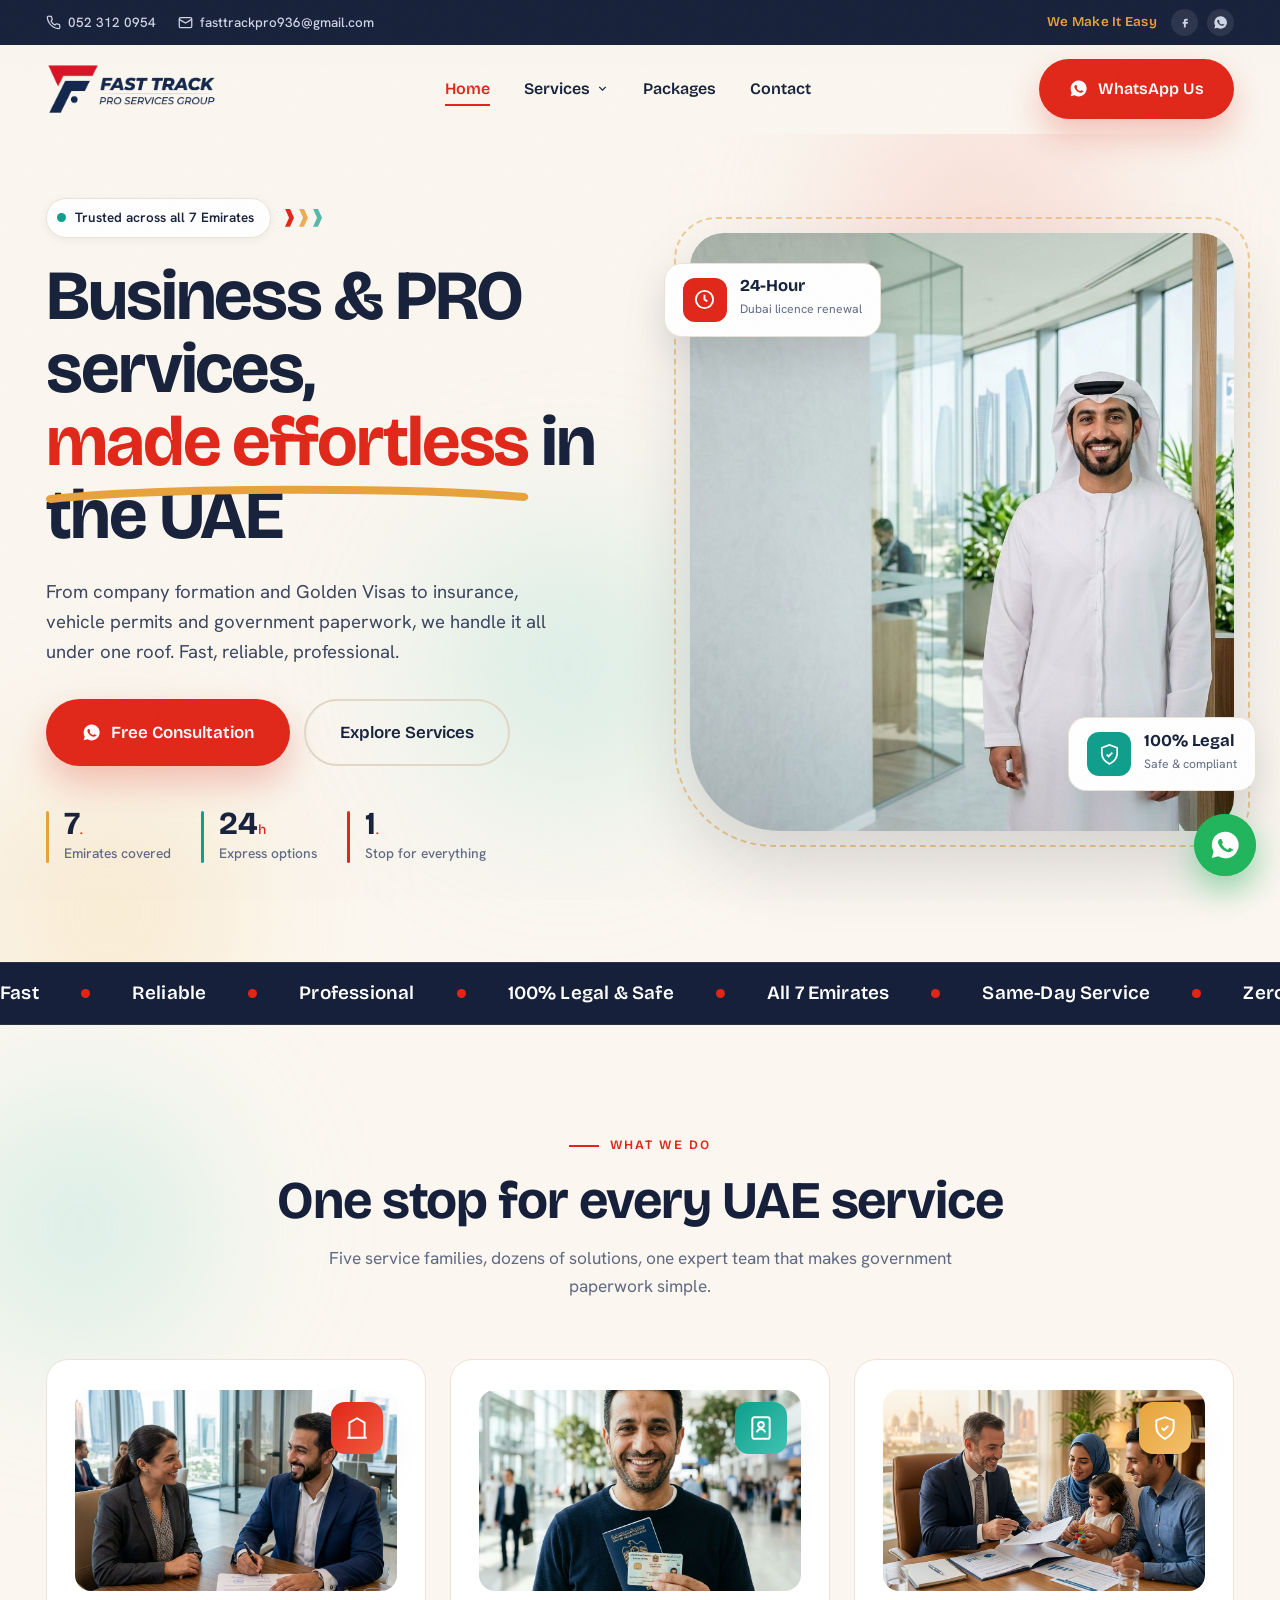
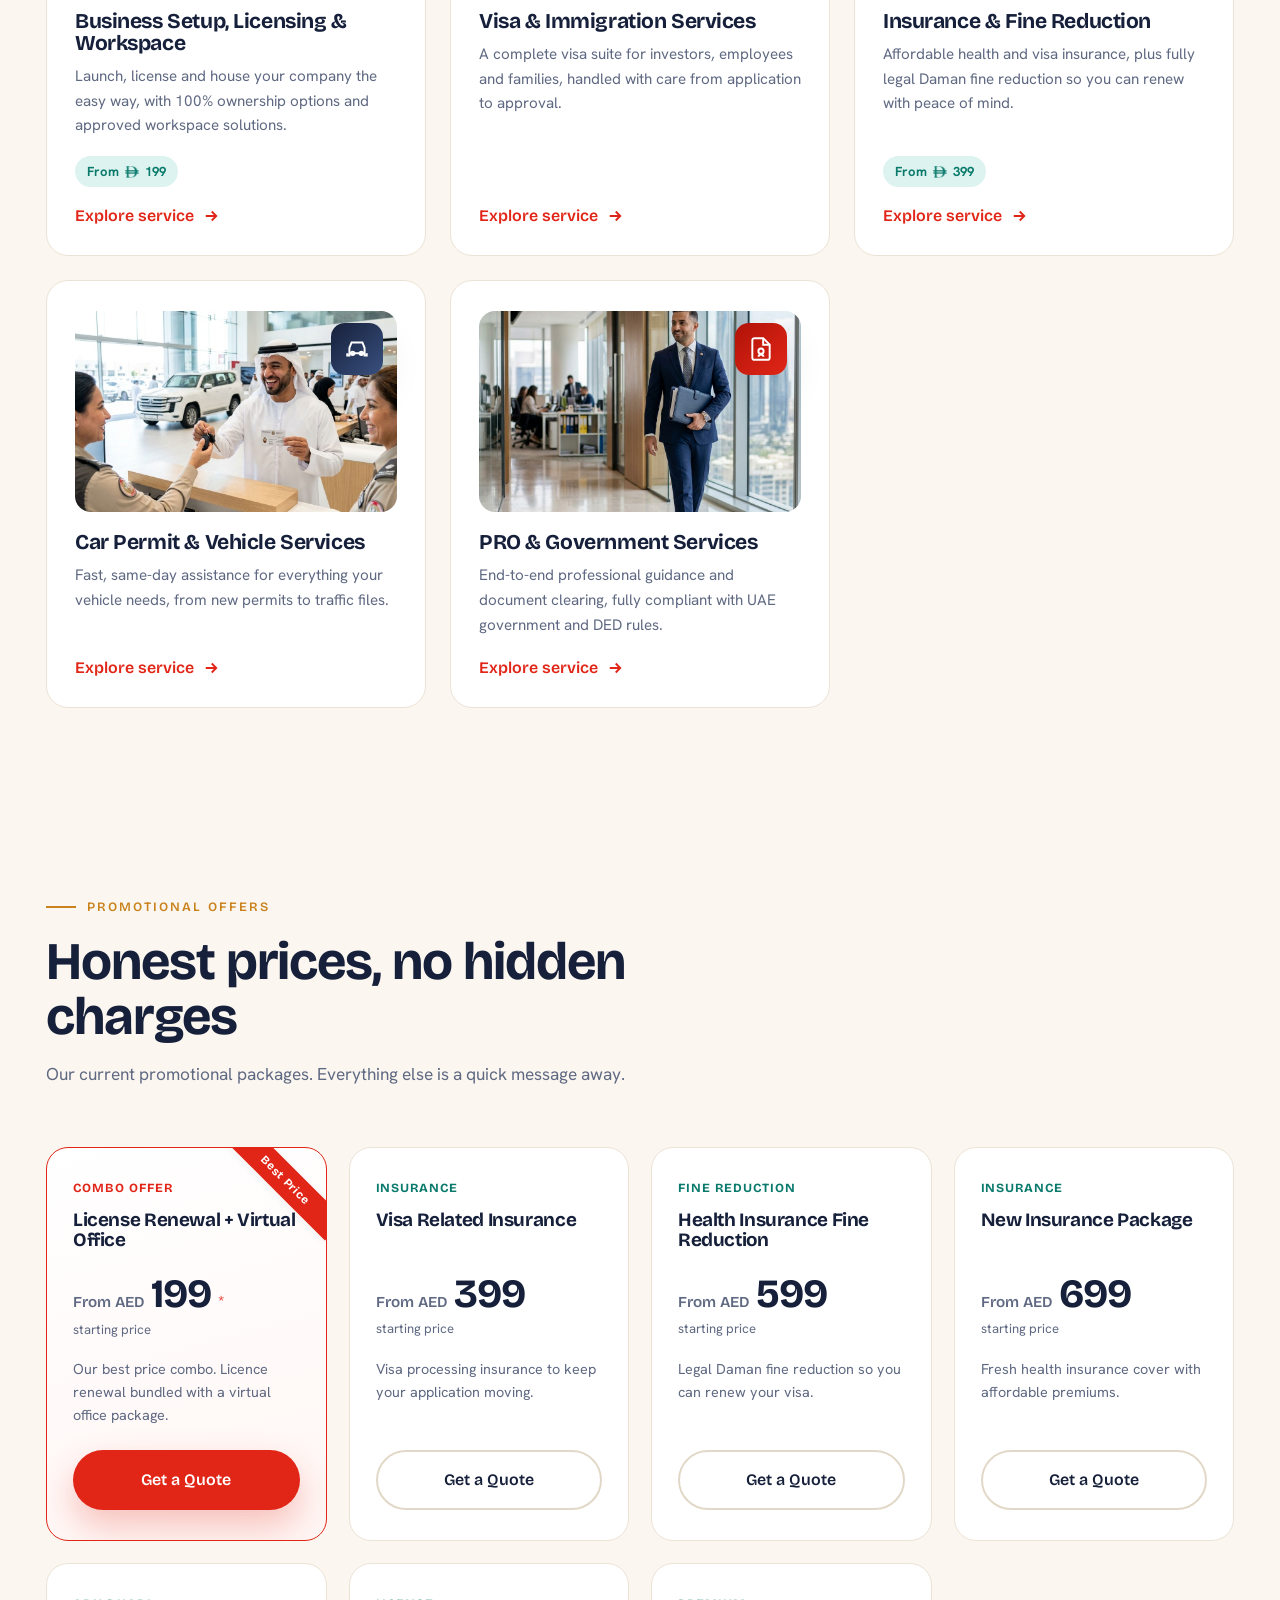
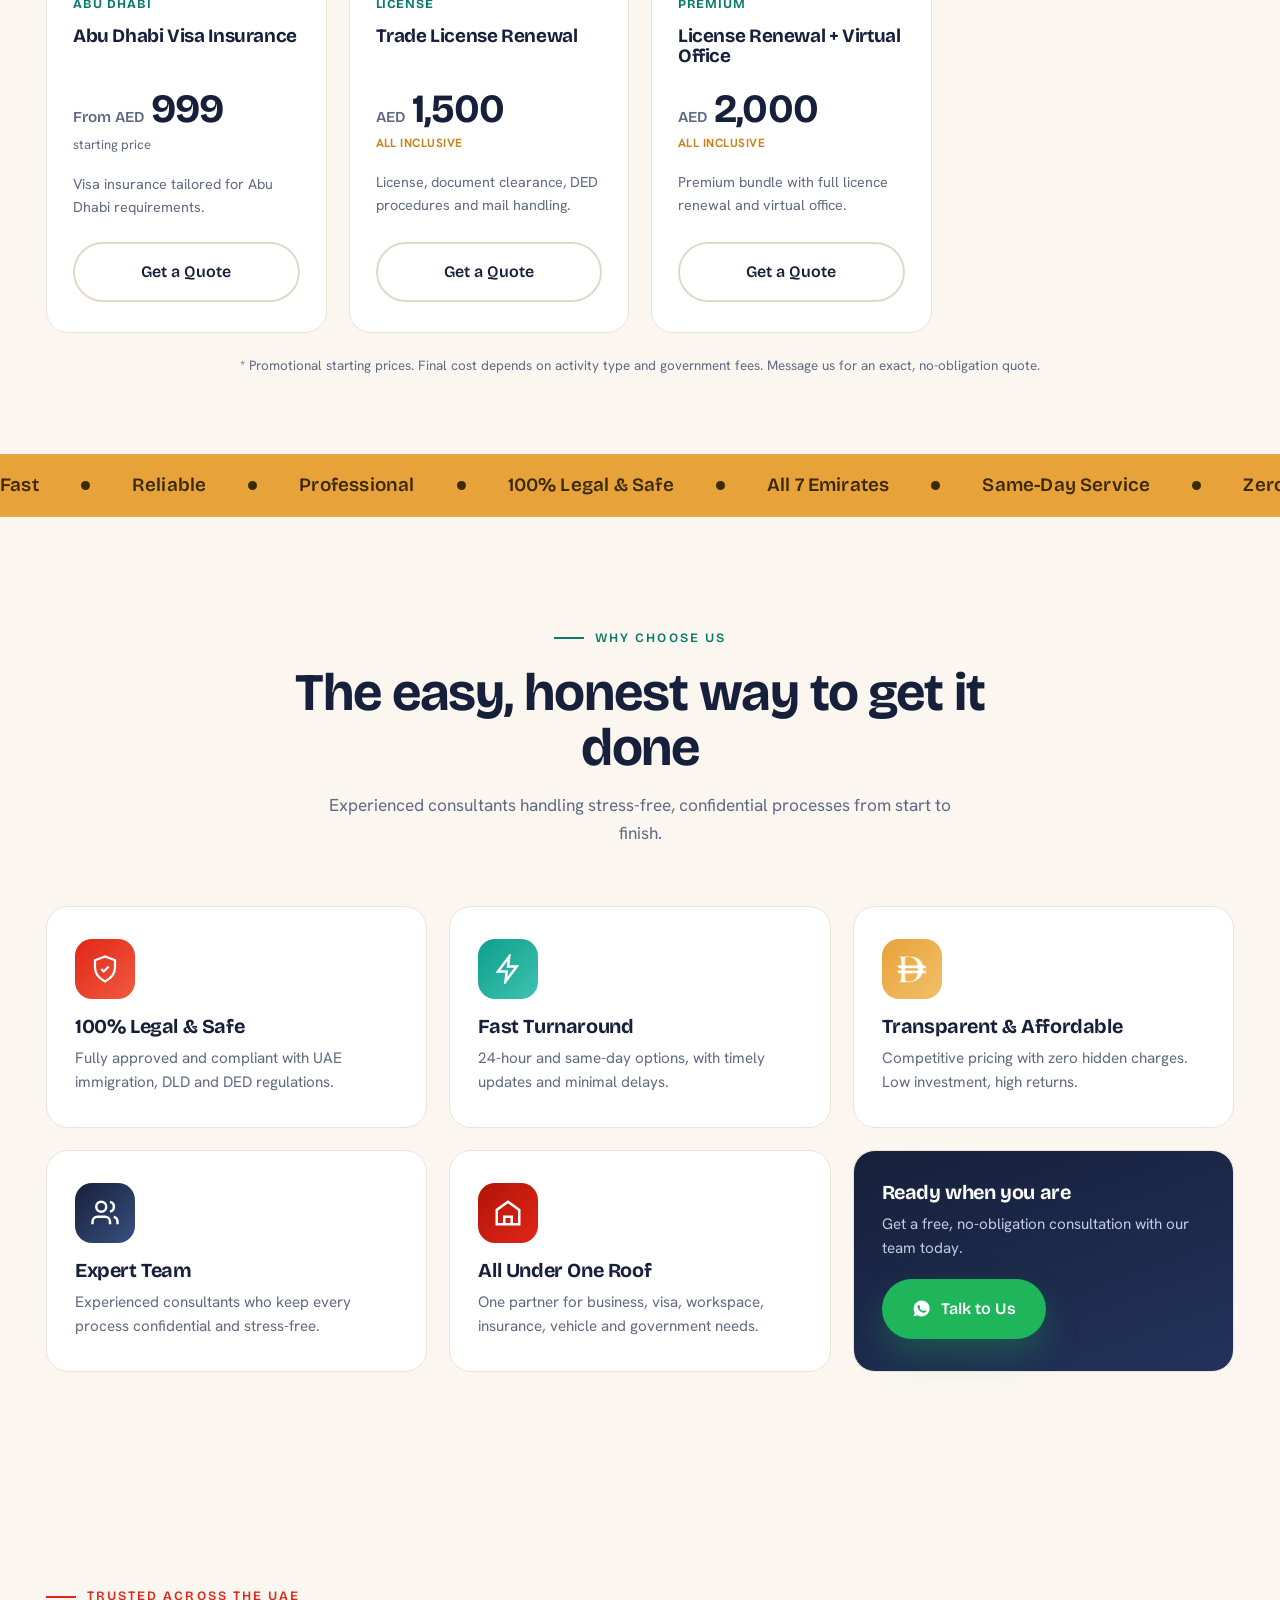
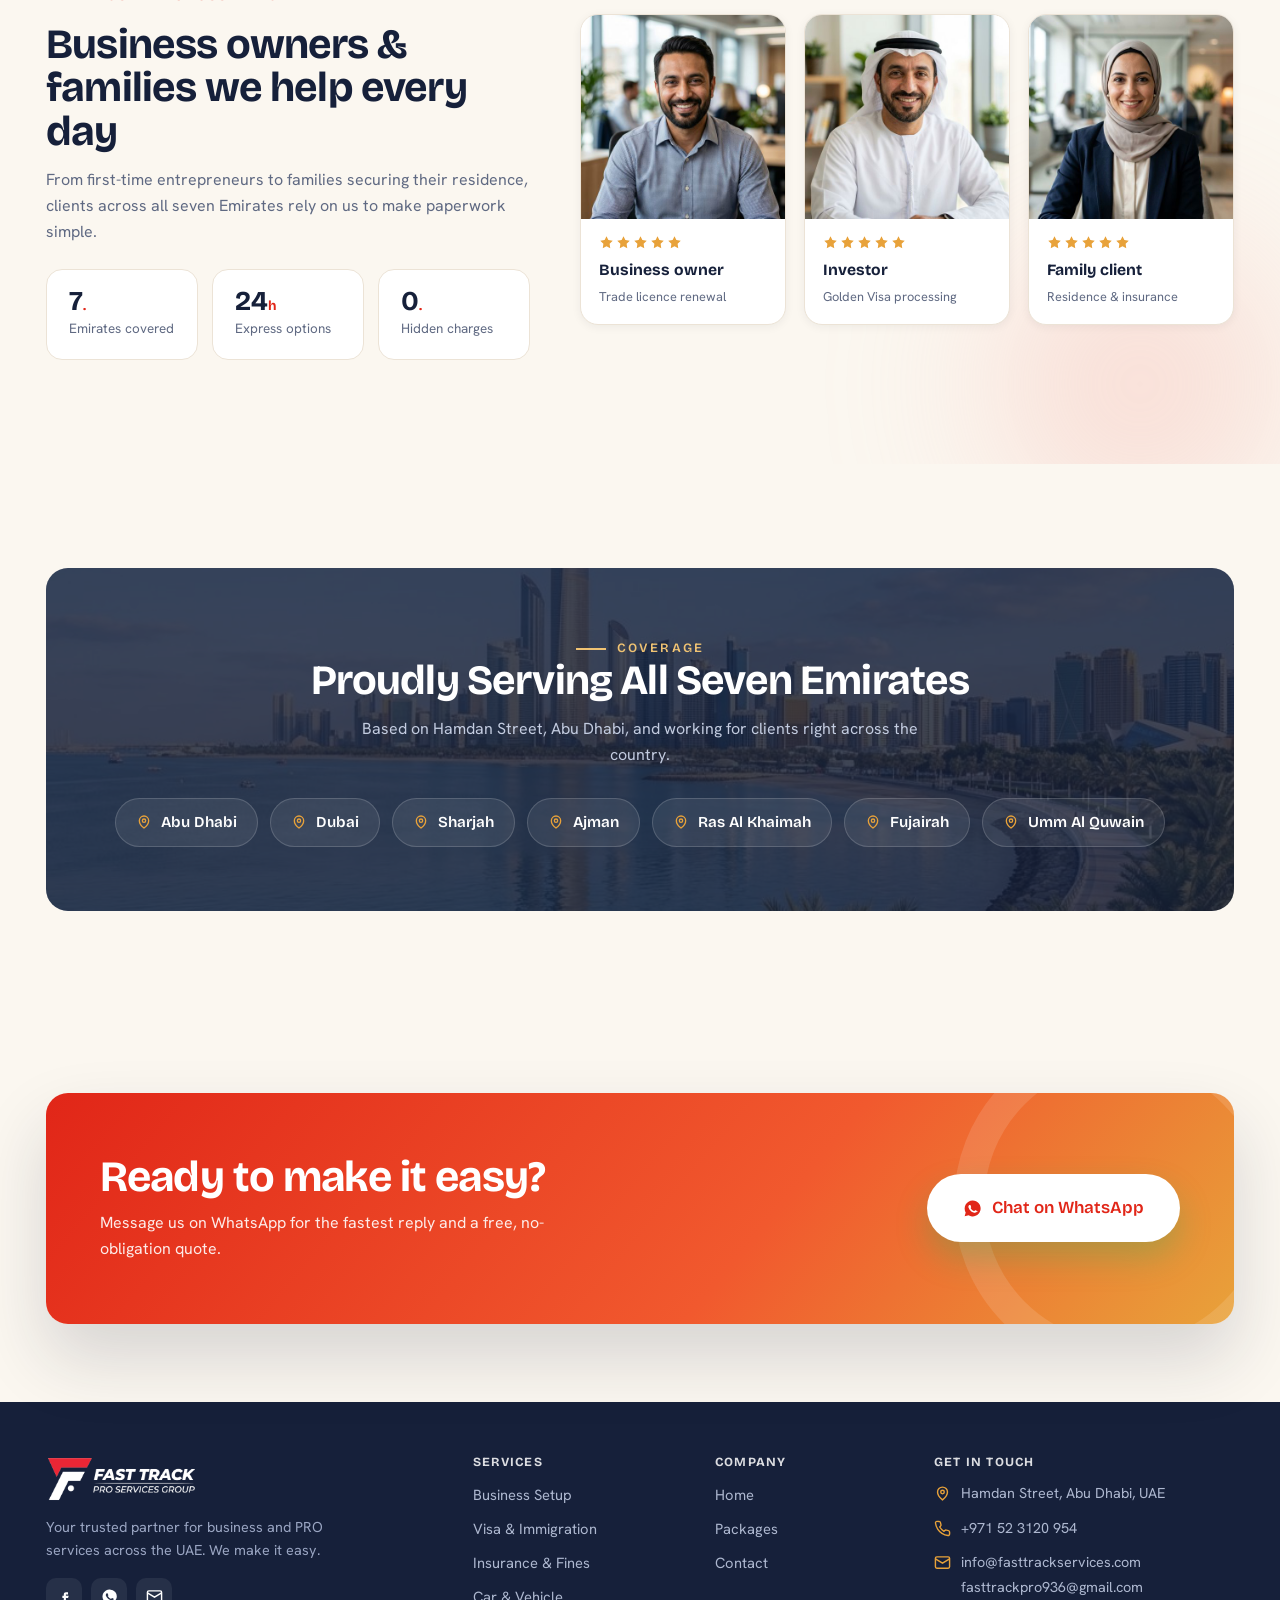
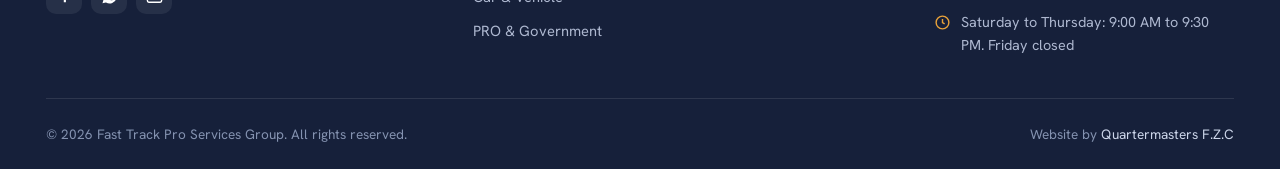
<file: premium/index.html>
<!DOCTYPE html>
<html lang="en">
<head>
<meta charset="UTF-8">
<meta name="viewport" content="width=device-width, initial-scale=1.0">
<title>Fast Track Pro Services Group | Business, Visa & PRO Services in the UAE</title>
<meta name="description" content="Fast Track Pro Services Group, Abu Dhabi. Company formation, trade licences, Golden Visa, family and employment visas, insurance, Daman fine reduction, car permits and PRO services across all 7 Emirates.">
<meta name="theme-color" content="#16203A">
<link rel="icon" type="image/png" href="assets/logos/favicon.png">
<meta property="og:type" content="website">
<meta property="og:site_name" content="Fast Track Pro Services Group">
<meta property="og:title" content="Fast Track Pro Services Group | Business, Visa & PRO Services in the UAE">
<meta property="og:description" content="Fast Track Pro Services Group, Abu Dhabi. Company formation, trade licences, Golden Visa, family and employment visas, insurance, Daman fine reduction, car permits and PRO services across all 7 Emirates.">
<meta property="og:url" content="https://mujtaba9598-hasan.github.io/fasttrackPRo/premium/index.html">
<meta property="og:image" content="https://mujtaba9598-hasan.github.io/fasttrackPRo/premium/assets/brand/og-image.jpg">
<meta property="og:image:width" content="1200"><meta property="og:image:height" content="630">
<meta name="twitter:card" content="summary_large_image">
<meta name="twitter:title" content="Fast Track Pro Services Group | Business, Visa & PRO Services in the UAE">
<meta name="twitter:description" content="Fast Track Pro Services Group, Abu Dhabi. Company formation, trade licences, Golden Visa, family and employment visas, insurance, Daman fine reduction, car permits and PRO services across all 7 Emirates.">
<meta name="twitter:image" content="https://mujtaba9598-hasan.github.io/fasttrackPRo/premium/assets/brand/og-image.jpg">
<link rel="preconnect" href="https://fonts.googleapis.com">
<link rel="preconnect" href="https://fonts.gstatic.com" crossorigin>
<link href="https://fonts.googleapis.com/css2?family=Bricolage+Grotesque:opsz,wght@12..96,500;12..96,600;12..96,700;12..96,800&family=Hanken+Grotesk:wght@400;500;600;700&display=swap" rel="stylesheet">
<link rel="stylesheet" href="assets/css/style.css">
</head>
<body>
<div class="topbar">
  <div class="container">
    <div class="tb-left">
      <a href="tel:+971523120954"><svg viewBox="0 0 24 24" fill="none" stroke="currentColor" stroke-width="2"><path d="M22 16.9v3a2 2 0 0 1-2.2 2 19.8 19.8 0 0 1-8.6-3.1 19.5 19.5 0 0 1-6-6A19.8 19.8 0 0 1 2.1 4.2 2 2 0 0 1 4.1 2h3a2 2 0 0 1 2 1.7c.1.9.4 1.8.7 2.7a2 2 0 0 1-.5 2.1L8.1 9.9a16 16 0 0 0 6 6l1.4-1.2a2 2 0 0 1 2.1-.4c.9.3 1.8.6 2.7.7a2 2 0 0 1 1.7 2Z"/></svg> 052 312 0954</a>
      <a class="tb-mail" href="mailto:fasttrackpro936@gmail.com"><svg viewBox="0 0 24 24" fill="none" stroke="currentColor" stroke-width="2"><rect x="2" y="4" width="20" height="16" rx="2"/><path d="m2 7 10 6 10-6"/></svg> fasttrackpro936@gmail.com</a>
    </div>
    <div class="tb-right">
      <span class="tb-tag">We Make It Easy</span>
      <div class="tb-soc">
        <a href="https://www.facebook.com/FastTrackPROServices" target="_blank" rel="noopener" aria-label="Facebook"><svg viewBox="0 0 24 24" fill="currentColor"><path d="M14 9h3V6h-3c-1.7 0-3 1.3-3 3v2H9v3h2v6h3v-6h3l1-3h-4V9c0-.6.4-1 1-1Z"/></svg></a>
        <a href="https://wa.me/971523120954" target="_blank" rel="noopener" aria-label="WhatsApp"><svg viewBox="0 0 24 24" fill="currentColor"><path d="M12 2a10 10 0 0 0-8.6 15l-1.3 4.7L7 20.5A10 10 0 1 0 12 2Zm5.3 14.1c-.2.6-1.3 1.2-1.8 1.2-.5.1-1 .2-3.2-.7-2.7-1.1-4.4-3.9-4.5-4.1-.1-.2-1-1.4-1-2.6 0-1.3.6-1.9.9-2.1.2-.3.5-.3.7-.3h.5c.2 0 .4 0 .6.5l.8 2c.1.2.1.3 0 .5l-.4.6c-.2.2-.3.3-.1.6.2.3.8 1.3 1.7 2.1 1.2 1 2.1 1.4 2.4 1.5.2.1.4.1.6-.1l.7-.9c.2-.2.4-.2.6-.1l1.9.9c.3.1.4.2.5.3.1.2.1.6-.1 1Z"/></svg></a>
      </div>
    </div>
  </div>
</div>
<nav class="nav" id="nav">
  <div class="container">
    <a class="brand" href="index.html" aria-label="Fast Track Pro Services Group"><img src="assets/logos/fast-track-pro-logo.png" alt="Fast Track Pro Services Group"></a>
    <ul class="nav-links" id="navLinks">
      <li class="active"><a href="index.html">Home</a></li>
      <li class="has-drop" id="svcDrop"><a href="index.html#services">Services <svg class="caret" viewBox="0 0 24 24" fill="none" stroke="currentColor" stroke-width="2.4"><path d="m6 9 6 6 6-6"/></svg></a>
        <div class="dropdown"><a class="drop-item" href="business-setup.html"><span class="drop-ic di-1"><svg viewBox="0 0 24 24" fill="none" stroke="currentColor" stroke-width="1.8"><path d="M3 21h18M5 21V7l7-4 7 4v14M9 9h0M9 13h0M9 17h0M15 9h0M15 13h0M15 17h0"/></svg></span><span class="drop-txt"><b>Business Setup, Licensing &amp; Workspace</b><span>Business & Workspace</span></span></a><a class="drop-item" href="visa-immigration.html"><span class="drop-ic di-2"><svg viewBox="0 0 24 24" fill="none" stroke="currentColor" stroke-width="1.8"><rect x="4" y="2" width="16" height="20" rx="2"/><circle cx="12" cy="9" r="2.6"/><path d="M8 16c.8-2 2.3-3 4-3s3.2 1 4 3"/></svg></span><span class="drop-txt"><b>Visa &amp; Immigration Services</b><span>Visa & Immigration</span></span></a><a class="drop-item" href="insurance.html"><span class="drop-ic di-3"><svg viewBox="0 0 24 24" fill="none" stroke="currentColor" stroke-width="1.8"><path d="M12 2 4 5v6c0 5 3.4 8.5 8 11 4.6-2.5 8-6 8-11V5l-8-3Z"/><path d="m9 12 2 2 4-4"/></svg></span><span class="drop-txt"><b>Insurance &amp; Fine Reduction</b><span>Insurance & Fines</span></span></a><a class="drop-item" href="vehicle.html"><span class="drop-ic di-4"><svg viewBox="0 0 24 24" fill="none" stroke="currentColor" stroke-width="1.8"><path d="M5 16V11l2-5h10l2 5v5M5 16h14M5 16v2H3v-2M19 16v2h2v-2"/><circle cx="8" cy="16" r="1.6"/><circle cx="16" cy="16" r="1.6"/></svg></span><span class="drop-txt"><b>Car Permit &amp; Vehicle Services</b><span>Car & Vehicle</span></span></a><a class="drop-item" href="pro-government.html"><span class="drop-ic di-5"><svg viewBox="0 0 24 24" fill="none" stroke="currentColor" stroke-width="1.8"><path d="M14 2H6a2 2 0 0 0-2 2v16a2 2 0 0 0 2 2h12a2 2 0 0 0 2-2V8l-6-6Z"/><path d="M14 2v6h6"/><circle cx="12" cy="14" r="2.4"/><path d="M9.5 19c.5-1.4 1.4-2 2.5-2s2 .6 2.5 2"/></svg></span><span class="drop-txt"><b>PRO &amp; Government Services</b><span>PRO & Government</span></span></a></div>
      </li>
      <li><a href="packages.html">Packages</a></li>
      <li><a href="contact.html">Contact</a></li>
    </ul>
    <div class="nav-cta">
      <a class="btn btn-red" href="https://wa.me/971523120954?text=Hello%20Fast%20Track%20Pro%20Services%2C%20I%20would%20like%20to%20know%20more%20about%20your%20services." target="_blank" rel="noopener"><svg viewBox="0 0 24 24" fill="currentColor"><path d="M12 2a10 10 0 0 0-8.6 15l-1.3 4.7L7 20.5A10 10 0 1 0 12 2Zm5.3 14.1c-.2.6-1.3 1.2-1.8 1.2-.5.1-1 .2-3.2-.7-2.7-1.1-4.4-3.9-4.5-4.1-.1-.2-1-1.4-1-2.6 0-1.3.6-1.9.9-2.1.2-.3.5-.3.7-.3h.5c.2 0 .4 0 .6.5l.8 2c.1.2.1.3 0 .5l-.4.6c-.2.2-.3.3-.1.6.2.3.8 1.3 1.7 2.1 1.2 1 2.1 1.4 2.4 1.5.2.1.4.1.6-.1l.7-.9c.2-.2.4-.2.6-.1l1.9.9c.3.1.4.2.5.3.1.2.1.6-.1 1Z"/></svg><span class="navwa-txt">WhatsApp Us</span></a>
      <button class="hamburger" id="hamburger" aria-label="Menu"><span></span><span></span><span></span></button>
    </div>
  </div>
</nav>

<header class="hero">
  <div class="mesh"><i class="m-red" style="top:-120px;right:6%"></i><i class="m-gold" style="bottom:-160px;left:-100px"></i><i class="m-teal" style="top:40%;right:40%"></i></div>
  <div class="container">
    <div class="hero-text">
      <div class="hero-badge-row load-up l1"><span class="pill"><span class="dotpulse"></span> Trusted across all 7 Emirates</span><span class="track"><i></i><i></i><i></i></span></div>
      <h1 class="load-up l2">Business &amp; PRO services, <span class="hl">made effortless<svg viewBox="0 0 200 12" preserveAspectRatio="none"><path d="M2 8 C 50 2, 150 2, 198 7" stroke="currentColor" stroke-width="4" fill="none" stroke-linecap="round"/></svg></span> in the UAE</h1>
      <p class="lead load-up l3">From company formation and Golden Visas to insurance, vehicle permits and government paperwork, we handle it all under one roof. Fast, reliable, professional.</p>
      <div class="hero-cta load-up l4">
        <a class="btn btn-red btn-lg" href="https://wa.me/971523120954?text=Hello%20Fast%20Track%20Pro%20Services%2C%20I%20would%20like%20a%20free%20consultation." target="_blank" rel="noopener"><svg viewBox="0 0 24 24" fill="currentColor"><path d="M12 2a10 10 0 0 0-8.6 15l-1.3 4.7L7 20.5A10 10 0 1 0 12 2Zm5.3 14.1c-.2.6-1.3 1.2-1.8 1.2-.5.1-1 .2-3.2-.7-2.7-1.1-4.4-3.9-4.5-4.1-.1-.2-1-1.4-1-2.6 0-1.3.6-1.9.9-2.1.2-.3.5-.3.7-.3h.5c.2 0 .4 0 .6.5l.8 2c.1.2.1.3 0 .5l-.4.6c-.2.2-.3.3-.1.6.2.3.8 1.3 1.7 2.1 1.2 1 2.1 1.4 2.4 1.5.2.1.4.1.6-.1l.7-.9c.2-.2.4-.2.6-.1l1.9.9c.3.1.4.2.5.3.1.2.1.6-.1 1Z"/></svg> Free Consultation</a>
        <a class="btn btn-ghost btn-lg" href="#services">Explore Services</a>
      </div>
      <div class="hero-stats load-up l5">
        <div class="hstat"><b>7<span class="u">.</span></b><span>Emirates covered</span></div>
        <div class="hstat"><b>24<span class="u">h</span></b><span>Express options</span></div>
        <div class="hstat"><b>1<span class="u">.</span></b><span>Stop for everything</span></div>
      </div>
    </div>
    <div class="hero-visual load-up l3">
      <div class="hero-ring"></div>
      <div class="hero-frame"><img src="assets/img/hero-consultant.jpg" alt="Fast Track Pro consultant in a modern Abu Dhabi office"></div>
      <div class="float-card fc-1"><span class="fc-ic"><svg viewBox="0 0 24 24" fill="none" stroke="currentColor" stroke-width="2"><circle cx="12" cy="12" r="9"/><path d="M12 7v5l3 2"/></svg></span><div><b>24-Hour</b><span>Dubai licence renewal</span></div></div>
      <div class="float-card fc-2"><span class="fc-ic"><svg viewBox="0 0 24 24" fill="none" stroke="currentColor" stroke-width="1.8"><path d="M12 2 4 5v6c0 5 3.4 8.5 8 11 4.6-2.5 8-6 8-11V5l-8-3Z"/><path d="m9 12 2 2 4-4"/></svg></span><div><b>100% Legal</b><span>Safe &amp; compliant</span></div></div>
    </div>
  </div>
</header>
<div class="marquee"><div class="mq-track"><span>Fast</span><span>Reliable</span><span>Professional</span><span>100% Legal & Safe</span><span>All 7 Emirates</span><span>Same-Day Service</span><span>Zero Hidden Charges</span><span>One Stop Solution</span></div><div class="mq-track" aria-hidden="true"><span>Fast</span><span>Reliable</span><span>Professional</span><span>100% Legal & Safe</span><span>All 7 Emirates</span><span>Same-Day Service</span><span>Zero Hidden Charges</span><span>One Stop Solution</span></div></div>
<section class="section" id="services">
  <div class="mesh"><i class="m-teal" style="top:0;left:-120px"></i></div>
  <div class="container">
    <div class="sec-head center reveal"><span class="eyebrow" style="justify-content:center">What We Do</span>
      <h2>One stop for every UAE service</h2>
      <p>Five service families, dozens of solutions, one expert team that makes government paperwork simple.</p></div>
    <div class="svc-cards"><a class="scard reveal" href="business-setup.html">
          <span class="scard-ic di-1"><svg viewBox="0 0 24 24" fill="none" stroke="currentColor" stroke-width="1.8"><path d="M3 21h18M5 21V7l7-4 7 4v14M9 9h0M9 13h0M9 17h0M15 9h0M15 13h0M15 17h0"/></svg></span>
          <div class="scard-img"><img src="assets/img/svc-business-setup.jpg" alt="Business Setup, Licensing &amp; Workspace"></div>
          <h3>Business Setup, Licensing &amp; Workspace</h3><p>Launch, license and house your company the easy way, with 100% ownership options and approved workspace solutions.</p><span class="price-flag">From <i class="dh" aria-hidden="true"></i>199</span>
          <span class="linkarrow">Explore service <svg viewBox="0 0 24 24" fill="none" stroke="currentColor" stroke-width="2.5"><path d="M5 12h14M13 6l6 6-6 6"/></svg></span>
        </a><a class="scard reveal" href="visa-immigration.html">
          <span class="scard-ic di-2"><svg viewBox="0 0 24 24" fill="none" stroke="currentColor" stroke-width="1.8"><rect x="4" y="2" width="16" height="20" rx="2"/><circle cx="12" cy="9" r="2.6"/><path d="M8 16c.8-2 2.3-3 4-3s3.2 1 4 3"/></svg></span>
          <div class="scard-img"><img src="assets/img/svc-visa-immigration.jpg" alt="Visa &amp; Immigration Services"></div>
          <h3>Visa &amp; Immigration Services</h3><p>A complete visa suite for investors, employees and families, handled with care from application to approval.</p>
          <span class="linkarrow">Explore service <svg viewBox="0 0 24 24" fill="none" stroke="currentColor" stroke-width="2.5"><path d="M5 12h14M13 6l6 6-6 6"/></svg></span>
        </a><a class="scard reveal" href="insurance.html">
          <span class="scard-ic di-3"><svg viewBox="0 0 24 24" fill="none" stroke="currentColor" stroke-width="1.8"><path d="M12 2 4 5v6c0 5 3.4 8.5 8 11 4.6-2.5 8-6 8-11V5l-8-3Z"/><path d="m9 12 2 2 4-4"/></svg></span>
          <div class="scard-img"><img src="assets/img/svc-insurance.jpg" alt="Insurance &amp; Fine Reduction"></div>
          <h3>Insurance &amp; Fine Reduction</h3><p>Affordable health and visa insurance, plus fully legal Daman fine reduction so you can renew with peace of mind.</p><span class="price-flag">From <i class="dh" aria-hidden="true"></i>399</span>
          <span class="linkarrow">Explore service <svg viewBox="0 0 24 24" fill="none" stroke="currentColor" stroke-width="2.5"><path d="M5 12h14M13 6l6 6-6 6"/></svg></span>
        </a><a class="scard reveal" href="vehicle.html">
          <span class="scard-ic di-4"><svg viewBox="0 0 24 24" fill="none" stroke="currentColor" stroke-width="1.8"><path d="M5 16V11l2-5h10l2 5v5M5 16h14M5 16v2H3v-2M19 16v2h2v-2"/><circle cx="8" cy="16" r="1.6"/><circle cx="16" cy="16" r="1.6"/></svg></span>
          <div class="scard-img"><img src="assets/img/svc-vehicle.jpg" alt="Car Permit &amp; Vehicle Services"></div>
          <h3>Car Permit &amp; Vehicle Services</h3><p>Fast, same-day assistance for everything your vehicle needs, from new permits to traffic files.</p>
          <span class="linkarrow">Explore service <svg viewBox="0 0 24 24" fill="none" stroke="currentColor" stroke-width="2.5"><path d="M5 12h14M13 6l6 6-6 6"/></svg></span>
        </a><a class="scard reveal" href="pro-government.html">
          <span class="scard-ic di-5"><svg viewBox="0 0 24 24" fill="none" stroke="currentColor" stroke-width="1.8"><path d="M14 2H6a2 2 0 0 0-2 2v16a2 2 0 0 0 2 2h12a2 2 0 0 0 2-2V8l-6-6Z"/><path d="M14 2v6h6"/><circle cx="12" cy="14" r="2.4"/><path d="M9.5 19c.5-1.4 1.4-2 2.5-2s2 .6 2.5 2"/></svg></span>
          <div class="scard-img"><img src="assets/img/svc-pro-government.jpg" alt="PRO &amp; Government Services"></div>
          <h3>PRO &amp; Government Services</h3><p>End-to-end professional guidance and document clearing, fully compliant with UAE government and DED rules.</p>
          <span class="linkarrow">Explore service <svg viewBox="0 0 24 24" fill="none" stroke="currentColor" stroke-width="2.5"><path d="M5 12h14M13 6l6 6-6 6"/></svg></span>
        </a></div>
  </div>
</section>

<section class="section tight">
  <div class="container">
    <div class="sec-head reveal"><span class="eyebrow gold">Promotional Offers</span>
      <h2>Honest prices, no hidden charges</h2>
      <p>Our current promotional packages. Everything else is a quick message away.</p></div>
    <div class="pkg-grid"><div class="pcard feat reveal"><span class="ribbon">Best Price</span>
        <span class="pcat">Combo Offer</span>
        <h3>License Renewal + Virtual Office</h3>
        <div class="pprice"><span class="cur">From AED</span><span class="amt">199</span><span class="star">*</span></div><div class="plbl">starting price</div>
        <p class="pdesc">Our best price combo. Licence renewal bundled with a virtual office package.</p>
        <a class="btn btn-red" href="https://wa.me/971523120954?text=Hello%20Fast%20Track%20Pro%20Services%2C%20I%20am%20interested%20in%3A%20License%20Renewal%20%2B%20Virtual%20Office%20%28AED%20199%29." target="_blank" rel="noopener">Get a Quote</a>
      </div><div class="pcard reveal">
        <span class="pcat">Insurance</span>
        <h3>Visa Related Insurance</h3>
        <div class="pprice"><span class="cur">From AED</span><span class="amt">399</span></div><div class="plbl">starting price</div>
        <p class="pdesc">Visa processing insurance to keep your application moving.</p>
        <a class="btn btn-ghost" href="https://wa.me/971523120954?text=Hello%20Fast%20Track%20Pro%20Services%2C%20I%20am%20interested%20in%3A%20Visa%20Related%20Insurance%20%28AED%20399%29." target="_blank" rel="noopener">Get a Quote</a>
      </div><div class="pcard reveal">
        <span class="pcat">Fine Reduction</span>
        <h3>Health Insurance Fine Reduction</h3>
        <div class="pprice"><span class="cur">From AED</span><span class="amt">599</span></div><div class="plbl">starting price</div>
        <p class="pdesc">Legal Daman fine reduction so you can renew your visa.</p>
        <a class="btn btn-ghost" href="https://wa.me/971523120954?text=Hello%20Fast%20Track%20Pro%20Services%2C%20I%20am%20interested%20in%3A%20Health%20Insurance%20Fine%20Reduction%20%28AED%20599%29." target="_blank" rel="noopener">Get a Quote</a>
      </div><div class="pcard reveal">
        <span class="pcat">Insurance</span>
        <h3>New Insurance Package</h3>
        <div class="pprice"><span class="cur">From AED</span><span class="amt">699</span></div><div class="plbl">starting price</div>
        <p class="pdesc">Fresh health insurance cover with affordable premiums.</p>
        <a class="btn btn-ghost" href="https://wa.me/971523120954?text=Hello%20Fast%20Track%20Pro%20Services%2C%20I%20am%20interested%20in%3A%20New%20Insurance%20Package%20%28AED%20699%29." target="_blank" rel="noopener">Get a Quote</a>
      </div><div class="pcard reveal">
        <span class="pcat">Abu Dhabi</span>
        <h3>Abu Dhabi Visa Insurance</h3>
        <div class="pprice"><span class="cur">From AED</span><span class="amt">999</span></div><div class="plbl">starting price</div>
        <p class="pdesc">Visa insurance tailored for Abu Dhabi requirements.</p>
        <a class="btn btn-ghost" href="https://wa.me/971523120954?text=Hello%20Fast%20Track%20Pro%20Services%2C%20I%20am%20interested%20in%3A%20Abu%20Dhabi%20Visa%20Insurance%20%28AED%20999%29." target="_blank" rel="noopener">Get a Quote</a>
      </div><div class="pcard reveal">
        <span class="pcat">License</span>
        <h3>Trade License Renewal</h3>
        <div class="pprice"><span class="cur">AED</span><span class="amt">1,500</span></div><div class="plbl inc">All Inclusive</div>
        <p class="pdesc">License, document clearance, DED procedures and mail handling.</p>
        <a class="btn btn-ghost" href="https://wa.me/971523120954?text=Hello%20Fast%20Track%20Pro%20Services%2C%20I%20am%20interested%20in%3A%20Trade%20License%20Renewal%20%28AED%201%2C500%29." target="_blank" rel="noopener">Get a Quote</a>
      </div><div class="pcard reveal">
        <span class="pcat">Premium</span>
        <h3>License Renewal + Virtual Office</h3>
        <div class="pprice"><span class="cur">AED</span><span class="amt">2,000</span></div><div class="plbl inc">All Inclusive</div>
        <p class="pdesc">Premium bundle with full licence renewal and virtual office.</p>
        <a class="btn btn-ghost" href="https://wa.me/971523120954?text=Hello%20Fast%20Track%20Pro%20Services%2C%20I%20am%20interested%20in%3A%20License%20Renewal%20%2B%20Virtual%20Office%20%28AED%202%2C000%29." target="_blank" rel="noopener">Get a Quote</a>
      </div></div><p class="pkg-foot">* Promotional starting prices. Final cost depends on activity type and government fees. Message us for an exact, no-obligation quote.</p>
  </div>
</section>
<div class="marquee gold"><div class="mq-track"><span>Fast</span><span>Reliable</span><span>Professional</span><span>100% Legal & Safe</span><span>All 7 Emirates</span><span>Same-Day Service</span><span>Zero Hidden Charges</span><span>One Stop Solution</span></div><div class="mq-track" aria-hidden="true"><span>Fast</span><span>Reliable</span><span>Professional</span><span>100% Legal & Safe</span><span>All 7 Emirates</span><span>Same-Day Service</span><span>Zero Hidden Charges</span><span>One Stop Solution</span></div></div>
<section class="section">
  <div class="container">
    <div class="sec-head center reveal"><span class="eyebrow teal" style="justify-content:center">Why Choose Us</span>
      <h2>The easy, honest way to get it done</h2>
      <p>Experienced consultants handling stress-free, confidential processes from start to finish.</p></div>
    <div class="why-grid"><div class="wcard reveal"><div class="wic"><svg viewBox="0 0 24 24" fill="none" stroke="currentColor" stroke-width="1.8"><path d="M12 2 4 5v6c0 5 3.4 8.5 8 11 4.6-2.5 8-6 8-11V5l-8-3Z"/><path d="m9 12 2 2 4-4"/></svg></div><h3>100% Legal & Safe</h3><p>Fully approved and compliant with UAE immigration, DLD and DED regulations.</p></div><div class="wcard reveal"><div class="wic"><svg viewBox="0 0 24 24" fill="none" stroke="currentColor" stroke-width="2"><path d="M13 2 4 14h7l-1 8 9-12h-7l1-8Z"/></svg></div><h3>Fast Turnaround</h3><p>24-hour and same-day options, with timely updates and minimal delays.</p></div><div class="wcard reveal"><div class="wic"><i class="dh" aria-hidden="true"></i></div><h3>Transparent & Affordable</h3><p>Competitive pricing with zero hidden charges. Low investment, high returns.</p></div><div class="wcard reveal"><div class="wic"><svg viewBox="0 0 24 24" fill="none" stroke="currentColor" stroke-width="2"><path d="M16 21v-2a4 4 0 0 0-4-4H6a4 4 0 0 0-4 4v2"/><circle cx="9" cy="7" r="4"/><path d="M22 21v-2a4 4 0 0 0-3-3.9M16 3.1a4 4 0 0 1 0 7.8"/></svg></div><h3>Expert Team</h3><p>Experienced consultants who keep every process confidential and stress-free.</p></div><div class="wcard reveal"><div class="wic"><svg viewBox="0 0 24 24" fill="none" stroke="currentColor" stroke-width="2"><path d="M3 9.5 12 3l9 6.5V21H3V9.5Z"/><path d="M9 21v-6h6v6"/></svg></div><h3>All Under One Roof</h3><p>One partner for business, visa, workspace, insurance, vehicle and government needs.</p></div><div class="wcard reveal"><h3>Ready when you are</h3><p>Get a free, no-obligation consultation with our team today.</p>
      <a class="btn btn-wa" href="https://wa.me/971523120954?text=Hello%20Fast%20Track%20Pro%20Services%2C%20I%20would%20like%20a%20free%20consultation." target="_blank" rel="noopener" style="align-self:flex-start"><svg viewBox="0 0 24 24" fill="currentColor"><path d="M12 2a10 10 0 0 0-8.6 15l-1.3 4.7L7 20.5A10 10 0 1 0 12 2Zm5.3 14.1c-.2.6-1.3 1.2-1.8 1.2-.5.1-1 .2-3.2-.7-2.7-1.1-4.4-3.9-4.5-4.1-.1-.2-1-1.4-1-2.6 0-1.3.6-1.9.9-2.1.2-.3.5-.3.7-.3h.5c.2 0 .4 0 .6.5l.8 2c.1.2.1.3 0 .5l-.4.6c-.2.2-.3.3-.1.6.2.3.8 1.3 1.7 2.1 1.2 1 2.1 1.4 2.4 1.5.2.1.4.1.6-.1l.7-.9c.2-.2.4-.2.6-.1l1.9.9c.3.1.4.2.5.3.1.2.1.6-.1 1Z"/></svg> Talk to Us</a></div></div>
  </div>
</section>

<section class="section trust">
  <div class="mesh"><i class="m-red" style="bottom:-140px;right:-80px"></i></div>
  <div class="container">
    <div class="reveal"><span class="eyebrow">Trusted Across the UAE</span>
      <h2 style="font-size:clamp(1.8rem,3.4vw,2.6rem);margin:16px 0 14px">Business owners &amp; families we help every day</h2>
      <p style="color:var(--muted)">From first-time entrepreneurs to families securing their residence, clients across all seven Emirates rely on us to make paperwork simple.</p>
      <div class="tstats">
        <div class="tstat"><b>7<span class="u">.</span></b><span>Emirates covered</span></div>
        <div class="tstat"><b>24<span class="u">h</span></b><span>Express options</span></div>
        <div class="tstat"><b>0<span class="u">.</span></b><span>Hidden charges</span></div>
      </div>
    </div>
    <div class="clients"><div class="ccard reveal"><div class="cimg"><img src="assets/img/client-1.jpg" alt="Happy client"></div><div class="cb"><div class="cstars"><svg viewBox="0 0 24 24" fill="currentColor"><path d="m12 2 3 6 7 1-5 5 1 7-6-3-6 3 1-7-5-5 7-1Z"/></svg><svg viewBox="0 0 24 24" fill="currentColor"><path d="m12 2 3 6 7 1-5 5 1 7-6-3-6 3 1-7-5-5 7-1Z"/></svg><svg viewBox="0 0 24 24" fill="currentColor"><path d="m12 2 3 6 7 1-5 5 1 7-6-3-6 3 1-7-5-5 7-1Z"/></svg><svg viewBox="0 0 24 24" fill="currentColor"><path d="m12 2 3 6 7 1-5 5 1 7-6-3-6 3 1-7-5-5 7-1Z"/></svg><svg viewBox="0 0 24 24" fill="currentColor"><path d="m12 2 3 6 7 1-5 5 1 7-6-3-6 3 1-7-5-5 7-1Z"/></svg></div><b>Business owner</b><span>Trade licence renewal</span></div></div><div class="ccard reveal"><div class="cimg"><img src="assets/img/client-2.jpg" alt="Happy client"></div><div class="cb"><div class="cstars"><svg viewBox="0 0 24 24" fill="currentColor"><path d="m12 2 3 6 7 1-5 5 1 7-6-3-6 3 1-7-5-5 7-1Z"/></svg><svg viewBox="0 0 24 24" fill="currentColor"><path d="m12 2 3 6 7 1-5 5 1 7-6-3-6 3 1-7-5-5 7-1Z"/></svg><svg viewBox="0 0 24 24" fill="currentColor"><path d="m12 2 3 6 7 1-5 5 1 7-6-3-6 3 1-7-5-5 7-1Z"/></svg><svg viewBox="0 0 24 24" fill="currentColor"><path d="m12 2 3 6 7 1-5 5 1 7-6-3-6 3 1-7-5-5 7-1Z"/></svg><svg viewBox="0 0 24 24" fill="currentColor"><path d="m12 2 3 6 7 1-5 5 1 7-6-3-6 3 1-7-5-5 7-1Z"/></svg></div><b>Investor</b><span>Golden Visa processing</span></div></div><div class="ccard reveal"><div class="cimg"><img src="assets/img/client-3.jpg" alt="Happy client"></div><div class="cb"><div class="cstars"><svg viewBox="0 0 24 24" fill="currentColor"><path d="m12 2 3 6 7 1-5 5 1 7-6-3-6 3 1-7-5-5 7-1Z"/></svg><svg viewBox="0 0 24 24" fill="currentColor"><path d="m12 2 3 6 7 1-5 5 1 7-6-3-6 3 1-7-5-5 7-1Z"/></svg><svg viewBox="0 0 24 24" fill="currentColor"><path d="m12 2 3 6 7 1-5 5 1 7-6-3-6 3 1-7-5-5 7-1Z"/></svg><svg viewBox="0 0 24 24" fill="currentColor"><path d="m12 2 3 6 7 1-5 5 1 7-6-3-6 3 1-7-5-5 7-1Z"/></svg><svg viewBox="0 0 24 24" fill="currentColor"><path d="m12 2 3 6 7 1-5 5 1 7-6-3-6 3 1-7-5-5 7-1Z"/></svg></div><b>Family client</b><span>Residence & insurance</span></div></div></div>
  </div>
</section>
<section class="section"><div class="container"><div class="coverage reveal">
    <img class="cov-bg" data-soft src="assets/img/abu-dhabi-city.jpg" alt="">
    <div class="container">
      <span class="eyebrow gold" style="color:#f0c373">Coverage</span>
      <h2>Proudly Serving All Seven Emirates</h2>
      <p>Based on Hamdan Street, Abu Dhabi, and working for clients right across the country.</p>
      <div class="emirates"><span class="em"><svg viewBox="0 0 24 24" fill="none" stroke="currentColor" stroke-width="2"><path d="M12 21s-7-5.2-7-11a7 7 0 0 1 14 0c0 5.8-7 11-7 11Z"/><circle cx="12" cy="10" r="2.5"/></svg>Abu Dhabi</span><span class="em"><svg viewBox="0 0 24 24" fill="none" stroke="currentColor" stroke-width="2"><path d="M12 21s-7-5.2-7-11a7 7 0 0 1 14 0c0 5.8-7 11-7 11Z"/><circle cx="12" cy="10" r="2.5"/></svg>Dubai</span><span class="em"><svg viewBox="0 0 24 24" fill="none" stroke="currentColor" stroke-width="2"><path d="M12 21s-7-5.2-7-11a7 7 0 0 1 14 0c0 5.8-7 11-7 11Z"/><circle cx="12" cy="10" r="2.5"/></svg>Sharjah</span><span class="em"><svg viewBox="0 0 24 24" fill="none" stroke="currentColor" stroke-width="2"><path d="M12 21s-7-5.2-7-11a7 7 0 0 1 14 0c0 5.8-7 11-7 11Z"/><circle cx="12" cy="10" r="2.5"/></svg>Ajman</span><span class="em"><svg viewBox="0 0 24 24" fill="none" stroke="currentColor" stroke-width="2"><path d="M12 21s-7-5.2-7-11a7 7 0 0 1 14 0c0 5.8-7 11-7 11Z"/><circle cx="12" cy="10" r="2.5"/></svg>Ras Al Khaimah</span><span class="em"><svg viewBox="0 0 24 24" fill="none" stroke="currentColor" stroke-width="2"><path d="M12 21s-7-5.2-7-11a7 7 0 0 1 14 0c0 5.8-7 11-7 11Z"/><circle cx="12" cy="10" r="2.5"/></svg>Fujairah</span><span class="em"><svg viewBox="0 0 24 24" fill="none" stroke="currentColor" stroke-width="2"><path d="M12 21s-7-5.2-7-11a7 7 0 0 1 14 0c0 5.8-7 11-7 11Z"/><circle cx="12" cy="10" r="2.5"/></svg>Umm Al Quwain</span></div>
    </div>
  </div></div></section>
<section class="section tight"><div class="container"><div class="cta reveal">
    <div class="cta-txt"><h2>Ready to make it easy?</h2><p>Message us on WhatsApp for the fastest reply and a free, no-obligation quote.</p></div>
    <a class="btn btn-wa btn-lg" href="https://wa.me/971523120954?text=Hello%20Fast%20Track%20Pro%20Services%2C%20I%20would%20like%20a%20free%20consultation." target="_blank" rel="noopener"><svg viewBox="0 0 24 24" fill="currentColor"><path d="M12 2a10 10 0 0 0-8.6 15l-1.3 4.7L7 20.5A10 10 0 1 0 12 2Zm5.3 14.1c-.2.6-1.3 1.2-1.8 1.2-.5.1-1 .2-3.2-.7-2.7-1.1-4.4-3.9-4.5-4.1-.1-.2-1-1.4-1-2.6 0-1.3.6-1.9.9-2.1.2-.3.5-.3.7-.3h.5c.2 0 .4 0 .6.5l.8 2c.1.2.1.3 0 .5l-.4.6c-.2.2-.3.3-.1.6.2.3.8 1.3 1.7 2.1 1.2 1 2.1 1.4 2.4 1.5.2.1.4.1.6-.1l.7-.9c.2-.2.4-.2.6-.1l1.9.9c.3.1.4.2.5.3.1.2.1.6-.1 1Z"/></svg> Chat on WhatsApp</a>
  </div></div></section>
<footer class="footer">
  <div class="container">
    <div class="foot-grid">
      <div class="foot-brand">
        <img src="assets/logos/fast-track-pro-logo-white.png" alt="Fast Track Pro Services Group">
        <p>Your trusted partner for business and PRO services across the UAE. We make it easy.</p>
        <div class="foot-soc">
          <a href="https://www.facebook.com/FastTrackPROServices" target="_blank" rel="noopener" aria-label="Facebook"><svg viewBox="0 0 24 24" fill="currentColor"><path d="M14 9h3V6h-3c-1.7 0-3 1.3-3 3v2H9v3h2v6h3v-6h3l1-3h-4V9c0-.6.4-1 1-1Z"/></svg></a>
          <a href="https://wa.me/971523120954" target="_blank" rel="noopener" aria-label="WhatsApp"><svg viewBox="0 0 24 24" fill="currentColor"><path d="M12 2a10 10 0 0 0-8.6 15l-1.3 4.7L7 20.5A10 10 0 1 0 12 2Zm5.3 14.1c-.2.6-1.3 1.2-1.8 1.2-.5.1-1 .2-3.2-.7-2.7-1.1-4.4-3.9-4.5-4.1-.1-.2-1-1.4-1-2.6 0-1.3.6-1.9.9-2.1.2-.3.5-.3.7-.3h.5c.2 0 .4 0 .6.5l.8 2c.1.2.1.3 0 .5l-.4.6c-.2.2-.3.3-.1.6.2.3.8 1.3 1.7 2.1 1.2 1 2.1 1.4 2.4 1.5.2.1.4.1.6-.1l.7-.9c.2-.2.4-.2.6-.1l1.9.9c.3.1.4.2.5.3.1.2.1.6-.1 1Z"/></svg></a>
          <a href="mailto:fasttrackpro936@gmail.com" aria-label="Email"><svg viewBox="0 0 24 24" fill="none" stroke="currentColor" stroke-width="2"><rect x="2" y="4" width="20" height="16" rx="2"/><path d="m2 7 10 6 10-6"/></svg></a>
        </div>
      </div>
      <div class="foot-col"><h4>Services</h4><ul><li><a href="business-setup.html">Business Setup</a></li><li><a href="visa-immigration.html">Visa &amp; Immigration</a></li><li><a href="insurance.html">Insurance &amp; Fines</a></li><li><a href="vehicle.html">Car &amp; Vehicle</a></li><li><a href="pro-government.html">PRO &amp; Government</a></li></ul></div>
      <div class="foot-col"><h4>Company</h4><ul>
        <li><a href="index.html">Home</a></li>
        <li><a href="packages.html">Packages</a></li>
        <li><a href="contact.html">Contact</a></li>
      </ul></div>
      <div class="foot-c"><h4>Get In Touch</h4>
        <div><svg viewBox="0 0 24 24" fill="none" stroke="currentColor" stroke-width="2"><path d="M12 21s-7-5.2-7-11a7 7 0 0 1 14 0c0 5.8-7 11-7 11Z"/><circle cx="12" cy="10" r="2.5"/></svg><span>Hamdan Street, Abu Dhabi, UAE</span></div>
        <div><svg viewBox="0 0 24 24" fill="none" stroke="currentColor" stroke-width="2"><path d="M22 16.9v3a2 2 0 0 1-2.2 2 19.8 19.8 0 0 1-8.6-3.1 19.5 19.5 0 0 1-6-6A19.8 19.8 0 0 1 2.1 4.2 2 2 0 0 1 4.1 2h3a2 2 0 0 1 2 1.7c.1.9.4 1.8.7 2.7a2 2 0 0 1-.5 2.1L8.1 9.9a16 16 0 0 0 6 6l1.4-1.2a2 2 0 0 1 2.1-.4c.9.3 1.8.6 2.7.7a2 2 0 0 1 1.7 2Z"/></svg><a href="tel:+971523120954">+971 52 3120 954</a></div>
        <div><svg viewBox="0 0 24 24" fill="none" stroke="currentColor" stroke-width="2"><rect x="2" y="4" width="20" height="16" rx="2"/><path d="m2 7 10 6 10-6"/></svg><span style="display:flex;flex-direction:column;gap:2px"><a href="mailto:info@fasttrackservices.com">info@fasttrackservices.com</a><a href="mailto:fasttrackpro936@gmail.com">fasttrackpro936@gmail.com</a></span></div>
        <div><svg viewBox="0 0 24 24" fill="none" stroke="currentColor" stroke-width="2"><circle cx="12" cy="12" r="9"/><path d="M12 7v5l3 2"/></svg><span>Saturday to Thursday: 9:00 AM to 9:30 PM. Friday closed</span></div>
      </div>
    </div>
    <div class="foot-bottom">
      <span>&copy; 2026 Fast Track Pro Services Group. All rights reserved.</span>
      <span>Website by <a href="#">Quartermasters F.Z.C</a></span>
    </div>
  </div>
</footer>
<a class="fab" href="https://wa.me/971523120954?text=Hello%20Fast%20Track%20Pro%20Services%2C%20I%20would%20like%20to%20know%20more." target="_blank" rel="noopener" aria-label="Chat on WhatsApp"><span class="fab-ic"><svg viewBox="0 0 24 24" fill="currentColor"><path d="M12 2a10 10 0 0 0-8.6 15l-1.3 4.7L7 20.5A10 10 0 1 0 12 2Zm5.3 14.1c-.2.6-1.3 1.2-1.8 1.2-.5.1-1 .2-3.2-.7-2.7-1.1-4.4-3.9-4.5-4.1-.1-.2-1-1.4-1-2.6 0-1.3.6-1.9.9-2.1.2-.3.5-.3.7-.3h.5c.2 0 .4 0 .6.5l.8 2c.1.2.1.3 0 .5l-.4.6c-.2.2-.3.3-.1.6.2.3.8 1.3 1.7 2.1 1.2 1 2.1 1.4 2.4 1.5.2.1.4.1.6-.1l.7-.9c.2-.2.4-.2.6-.1l1.9.9c.3.1.4.2.5.3.1.2.1.6-.1 1Z"/></svg></span><span class="fab-txt">Chat with us</span></a>
<script src="assets/js/main.js"></script>
</body>
</html>
</file>
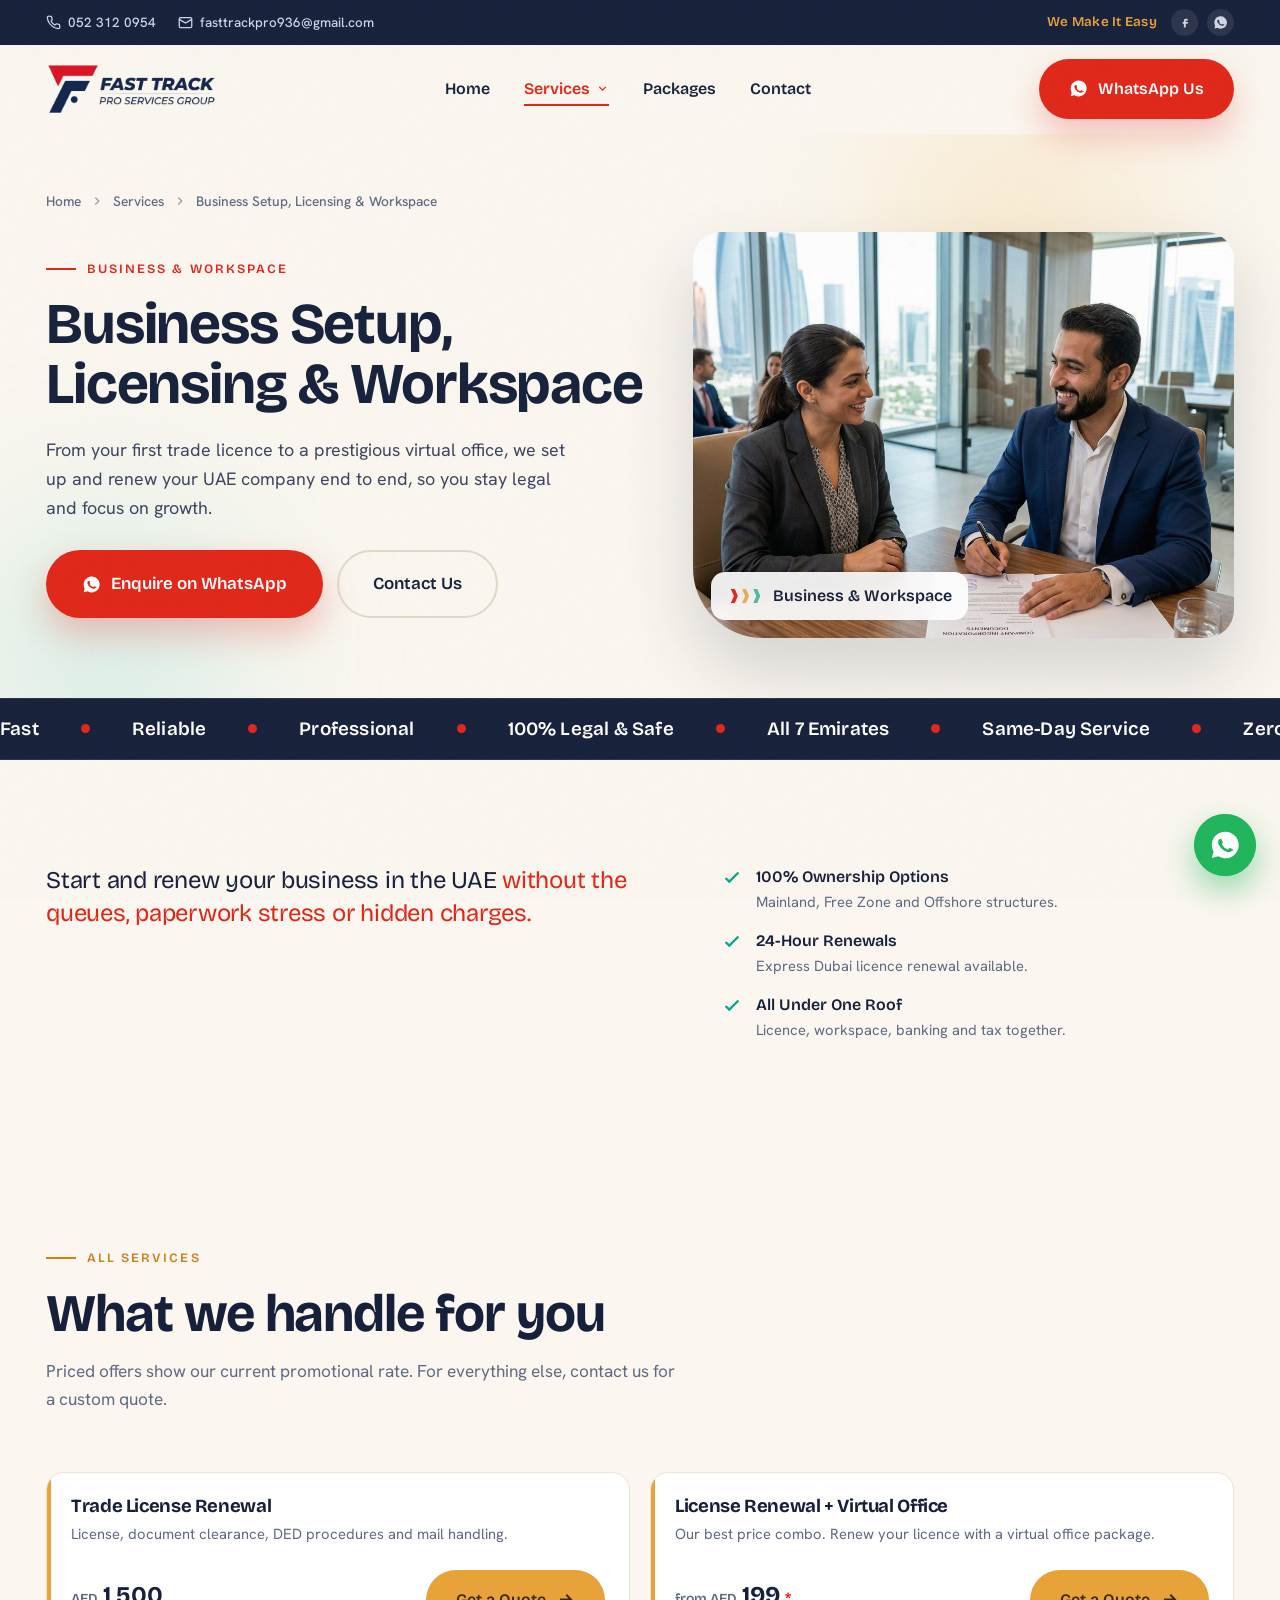
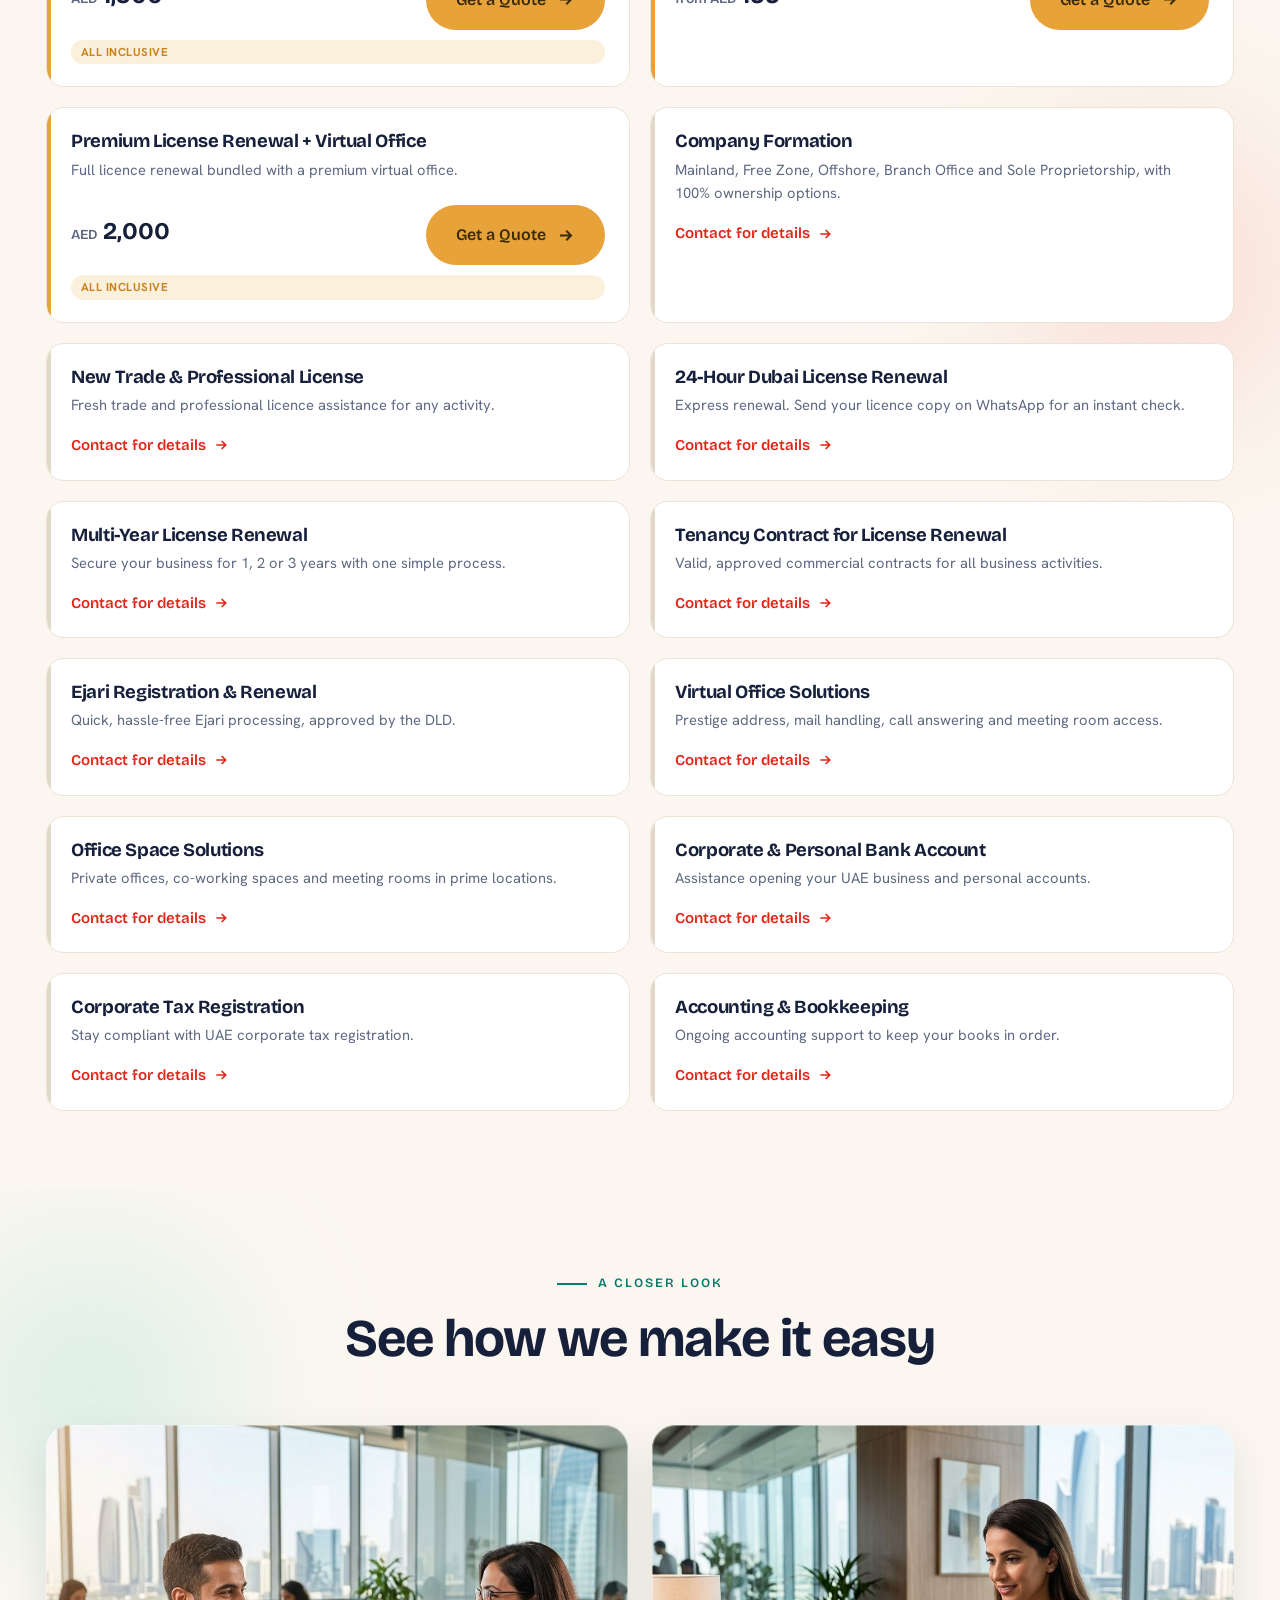
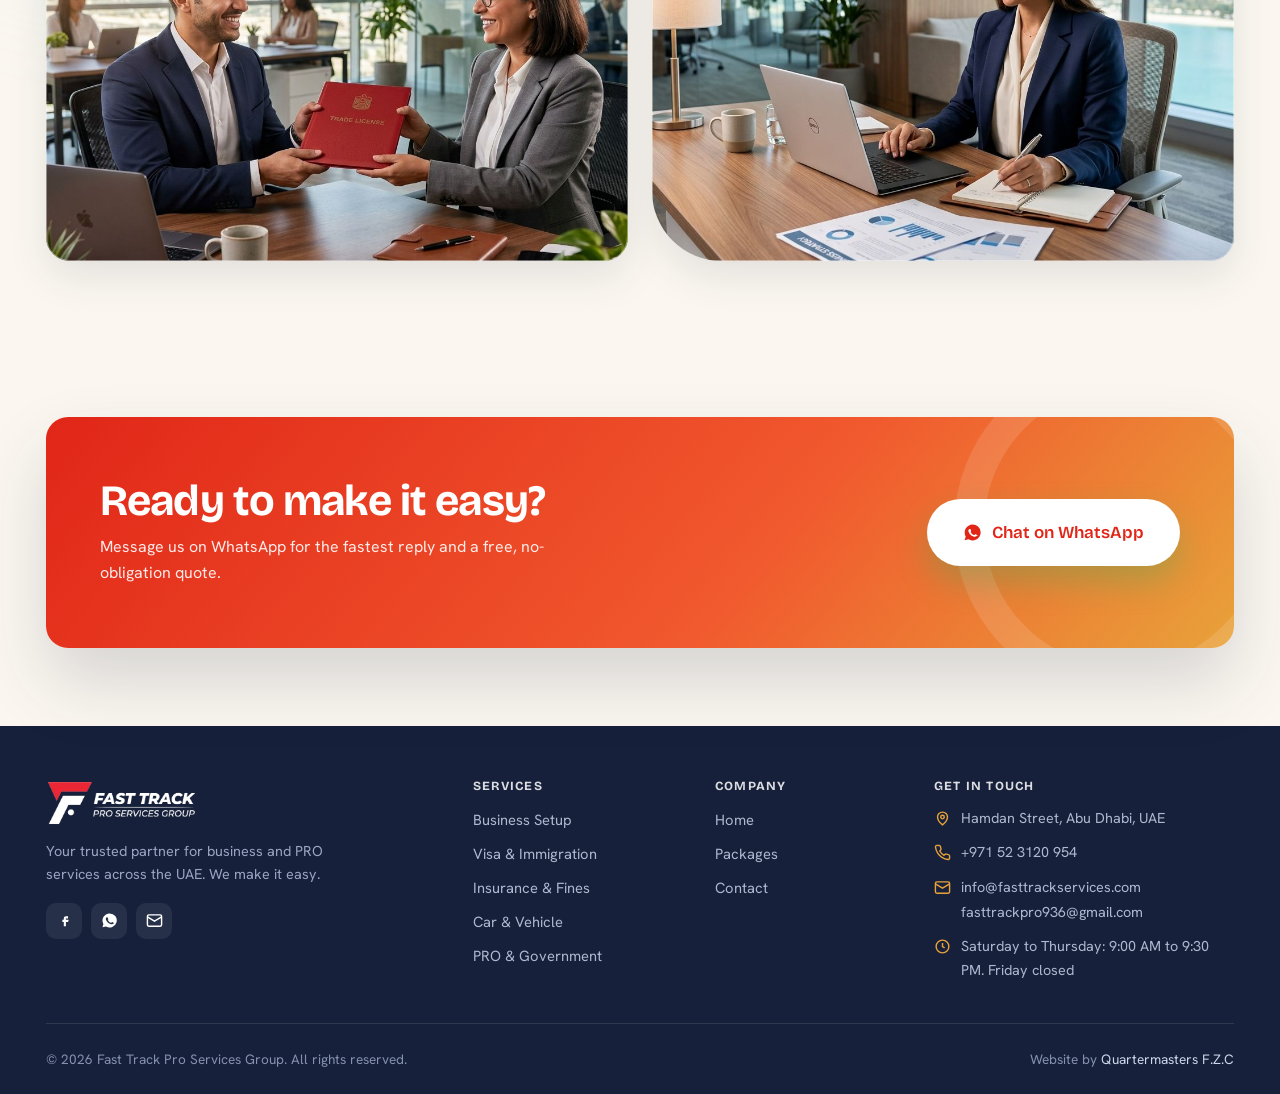
<file: premium/business-setup.html>
<!DOCTYPE html>
<html lang="en">
<head>
<meta charset="UTF-8">
<meta name="viewport" content="width=device-width, initial-scale=1.0">
<title>Business Setup, Licensing & Workspace | Fast Track Pro Services Group</title>
<meta name="description" content="Launch, license and house your company the easy way, with 100% ownership options and approved workspace solutions.">
<meta name="theme-color" content="#16203A">
<link rel="icon" type="image/png" href="assets/logos/favicon.png">
<meta property="og:type" content="website">
<meta property="og:site_name" content="Fast Track Pro Services Group">
<meta property="og:title" content="Business Setup, Licensing & Workspace | Fast Track Pro Services Group">
<meta property="og:description" content="Launch, license and house your company the easy way, with 100% ownership options and approved workspace solutions.">
<meta property="og:url" content="https://mujtaba9598-hasan.github.io/fasttrackPRo/premium/business-setup.html">
<meta property="og:image" content="https://mujtaba9598-hasan.github.io/fasttrackPRo/premium/assets/brand/og-image.jpg">
<meta property="og:image:width" content="1200"><meta property="og:image:height" content="630">
<meta name="twitter:card" content="summary_large_image">
<meta name="twitter:title" content="Business Setup, Licensing & Workspace | Fast Track Pro Services Group">
<meta name="twitter:description" content="Launch, license and house your company the easy way, with 100% ownership options and approved workspace solutions.">
<meta name="twitter:image" content="https://mujtaba9598-hasan.github.io/fasttrackPRo/premium/assets/brand/og-image.jpg">
<link rel="preconnect" href="https://fonts.googleapis.com">
<link rel="preconnect" href="https://fonts.gstatic.com" crossorigin>
<link href="https://fonts.googleapis.com/css2?family=Bricolage+Grotesque:opsz,wght@12..96,500;12..96,600;12..96,700;12..96,800&family=Hanken+Grotesk:wght@400;500;600;700&display=swap" rel="stylesheet">
<link rel="stylesheet" href="assets/css/style.css">
</head>
<body>
<div class="topbar">
  <div class="container">
    <div class="tb-left">
      <a href="tel:+971523120954"><svg viewBox="0 0 24 24" fill="none" stroke="currentColor" stroke-width="2"><path d="M22 16.9v3a2 2 0 0 1-2.2 2 19.8 19.8 0 0 1-8.6-3.1 19.5 19.5 0 0 1-6-6A19.8 19.8 0 0 1 2.1 4.2 2 2 0 0 1 4.1 2h3a2 2 0 0 1 2 1.7c.1.9.4 1.8.7 2.7a2 2 0 0 1-.5 2.1L8.1 9.9a16 16 0 0 0 6 6l1.4-1.2a2 2 0 0 1 2.1-.4c.9.3 1.8.6 2.7.7a2 2 0 0 1 1.7 2Z"/></svg> 052 312 0954</a>
      <a class="tb-mail" href="mailto:fasttrackpro936@gmail.com"><svg viewBox="0 0 24 24" fill="none" stroke="currentColor" stroke-width="2"><rect x="2" y="4" width="20" height="16" rx="2"/><path d="m2 7 10 6 10-6"/></svg> fasttrackpro936@gmail.com</a>
    </div>
    <div class="tb-right">
      <span class="tb-tag">We Make It Easy</span>
      <div class="tb-soc">
        <a href="https://www.facebook.com/FastTrackPROServices" target="_blank" rel="noopener" aria-label="Facebook"><svg viewBox="0 0 24 24" fill="currentColor"><path d="M14 9h3V6h-3c-1.7 0-3 1.3-3 3v2H9v3h2v6h3v-6h3l1-3h-4V9c0-.6.4-1 1-1Z"/></svg></a>
        <a href="https://wa.me/971523120954" target="_blank" rel="noopener" aria-label="WhatsApp"><svg viewBox="0 0 24 24" fill="currentColor"><path d="M12 2a10 10 0 0 0-8.6 15l-1.3 4.7L7 20.5A10 10 0 1 0 12 2Zm5.3 14.1c-.2.6-1.3 1.2-1.8 1.2-.5.1-1 .2-3.2-.7-2.7-1.1-4.4-3.9-4.5-4.1-.1-.2-1-1.4-1-2.6 0-1.3.6-1.9.9-2.1.2-.3.5-.3.7-.3h.5c.2 0 .4 0 .6.5l.8 2c.1.2.1.3 0 .5l-.4.6c-.2.2-.3.3-.1.6.2.3.8 1.3 1.7 2.1 1.2 1 2.1 1.4 2.4 1.5.2.1.4.1.6-.1l.7-.9c.2-.2.4-.2.6-.1l1.9.9c.3.1.4.2.5.3.1.2.1.6-.1 1Z"/></svg></a>
      </div>
    </div>
  </div>
</div>
<nav class="nav" id="nav">
  <div class="container">
    <a class="brand" href="index.html" aria-label="Fast Track Pro Services Group"><img src="assets/logos/fast-track-pro-logo.png" alt="Fast Track Pro Services Group"></a>
    <ul class="nav-links" id="navLinks">
      <li><a href="index.html">Home</a></li>
      <li class="has-drop active" id="svcDrop"><a href="index.html#services">Services <svg class="caret" viewBox="0 0 24 24" fill="none" stroke="currentColor" stroke-width="2.4"><path d="m6 9 6 6 6-6"/></svg></a>
        <div class="dropdown"><a class="drop-item" href="business-setup.html"><span class="drop-ic di-1"><svg viewBox="0 0 24 24" fill="none" stroke="currentColor" stroke-width="1.8"><path d="M3 21h18M5 21V7l7-4 7 4v14M9 9h0M9 13h0M9 17h0M15 9h0M15 13h0M15 17h0"/></svg></span><span class="drop-txt"><b>Business Setup, Licensing &amp; Workspace</b><span>Business & Workspace</span></span></a><a class="drop-item" href="visa-immigration.html"><span class="drop-ic di-2"><svg viewBox="0 0 24 24" fill="none" stroke="currentColor" stroke-width="1.8"><rect x="4" y="2" width="16" height="20" rx="2"/><circle cx="12" cy="9" r="2.6"/><path d="M8 16c.8-2 2.3-3 4-3s3.2 1 4 3"/></svg></span><span class="drop-txt"><b>Visa &amp; Immigration Services</b><span>Visa & Immigration</span></span></a><a class="drop-item" href="insurance.html"><span class="drop-ic di-3"><svg viewBox="0 0 24 24" fill="none" stroke="currentColor" stroke-width="1.8"><path d="M12 2 4 5v6c0 5 3.4 8.5 8 11 4.6-2.5 8-6 8-11V5l-8-3Z"/><path d="m9 12 2 2 4-4"/></svg></span><span class="drop-txt"><b>Insurance &amp; Fine Reduction</b><span>Insurance & Fines</span></span></a><a class="drop-item" href="vehicle.html"><span class="drop-ic di-4"><svg viewBox="0 0 24 24" fill="none" stroke="currentColor" stroke-width="1.8"><path d="M5 16V11l2-5h10l2 5v5M5 16h14M5 16v2H3v-2M19 16v2h2v-2"/><circle cx="8" cy="16" r="1.6"/><circle cx="16" cy="16" r="1.6"/></svg></span><span class="drop-txt"><b>Car Permit &amp; Vehicle Services</b><span>Car & Vehicle</span></span></a><a class="drop-item" href="pro-government.html"><span class="drop-ic di-5"><svg viewBox="0 0 24 24" fill="none" stroke="currentColor" stroke-width="1.8"><path d="M14 2H6a2 2 0 0 0-2 2v16a2 2 0 0 0 2 2h12a2 2 0 0 0 2-2V8l-6-6Z"/><path d="M14 2v6h6"/><circle cx="12" cy="14" r="2.4"/><path d="M9.5 19c.5-1.4 1.4-2 2.5-2s2 .6 2.5 2"/></svg></span><span class="drop-txt"><b>PRO &amp; Government Services</b><span>PRO & Government</span></span></a></div>
      </li>
      <li><a href="packages.html">Packages</a></li>
      <li><a href="contact.html">Contact</a></li>
    </ul>
    <div class="nav-cta">
      <a class="btn btn-red" href="https://wa.me/971523120954?text=Hello%20Fast%20Track%20Pro%20Services%2C%20I%20would%20like%20to%20know%20more%20about%20your%20services." target="_blank" rel="noopener"><svg viewBox="0 0 24 24" fill="currentColor"><path d="M12 2a10 10 0 0 0-8.6 15l-1.3 4.7L7 20.5A10 10 0 1 0 12 2Zm5.3 14.1c-.2.6-1.3 1.2-1.8 1.2-.5.1-1 .2-3.2-.7-2.7-1.1-4.4-3.9-4.5-4.1-.1-.2-1-1.4-1-2.6 0-1.3.6-1.9.9-2.1.2-.3.5-.3.7-.3h.5c.2 0 .4 0 .6.5l.8 2c.1.2.1.3 0 .5l-.4.6c-.2.2-.3.3-.1.6.2.3.8 1.3 1.7 2.1 1.2 1 2.1 1.4 2.4 1.5.2.1.4.1.6-.1l.7-.9c.2-.2.4-.2.6-.1l1.9.9c.3.1.4.2.5.3.1.2.1.6-.1 1Z"/></svg><span class="navwa-txt">WhatsApp Us</span></a>
      <button class="hamburger" id="hamburger" aria-label="Menu"><span></span><span></span><span></span></button>
    </div>
  </div>
</nav>

<section class="phero">
  <div class="mesh"><i class="m-gold" style="top:-120px;right:4%"></i><i class="m-teal" style="bottom:-150px;left:-90px"></i></div>
  <div class="container">
    <div class="crumbs reveal"><a href="index.html">Home</a><svg viewBox="0 0 24 24" fill="none" stroke="currentColor" stroke-width="2.4"><path d="m9 6 6 6-6 6"/></svg><a href="index.html#services">Services</a><svg viewBox="0 0 24 24" fill="none" stroke="currentColor" stroke-width="2.4"><path d="m9 6 6 6-6 6"/></svg><span>Business Setup, Licensing & Workspace</span></div>
    <div class="phero-grid">
      <div class="reveal">
        <span class="eyebrow">Business & Workspace</span>
        <h1 style="margin:16px 0 0">Business Setup, Licensing &amp; Workspace</h1>
        <p class="lead">From your first trade licence to a prestigious virtual office, we set up and renew your UAE company end to end, so you stay legal and focus on growth.</p>
        <div class="hero-cta">
          <a class="btn btn-red btn-lg" href="https://wa.me/971523120954?text=Hello%20Fast%20Track%20Pro%20Services%2C%20I%20am%20interested%20in%20your%20Business%20Setup%2C%20Licensing%20%26%20Workspace%20services." target="_blank" rel="noopener"><svg viewBox="0 0 24 24" fill="currentColor"><path d="M12 2a10 10 0 0 0-8.6 15l-1.3 4.7L7 20.5A10 10 0 1 0 12 2Zm5.3 14.1c-.2.6-1.3 1.2-1.8 1.2-.5.1-1 .2-3.2-.7-2.7-1.1-4.4-3.9-4.5-4.1-.1-.2-1-1.4-1-2.6 0-1.3.6-1.9.9-2.1.2-.3.5-.3.7-.3h.5c.2 0 .4 0 .6.5l.8 2c.1.2.1.3 0 .5l-.4.6c-.2.2-.3.3-.1.6.2.3.8 1.3 1.7 2.1 1.2 1 2.1 1.4 2.4 1.5.2.1.4.1.6-.1l.7-.9c.2-.2.4-.2.6-.1l1.9.9c.3.1.4.2.5.3.1.2.1.6-.1 1Z"/></svg> Enquire on WhatsApp</a>
          <a class="btn btn-ghost btn-lg" href="contact.html">Contact Us</a>
        </div>
      </div>
      <div class="phero-img reveal d2"><img src="assets/img/svc-business-setup.jpg" alt="Business Setup, Licensing & Workspace"><span class="phero-tag"><span class="track"><i></i><i></i><i></i></span> Business & Workspace</span></div>
    </div>
  </div>
</section>
<div class="marquee"><div class="mq-track"><span>Fast</span><span>Reliable</span><span>Professional</span><span>100% Legal & Safe</span><span>All 7 Emirates</span><span>Same-Day Service</span><span>Zero Hidden Charges</span><span>One Stop Solution</span></div><div class="mq-track" aria-hidden="true"><span>Fast</span><span>Reliable</span><span>Professional</span><span>100% Legal & Safe</span><span>All 7 Emirates</span><span>Same-Day Service</span><span>Zero Hidden Charges</span><span>One Stop Solution</span></div></div>
<section class="section">
  <div class="container">
    <div class="svc-intro">
      <p class="lead-big reveal">Start and renew your business in the UAE <span class="mk">without the queues, paperwork stress or hidden charges.</span></p>
      <div class="svc-points reveal d2"><div class="sp"><svg viewBox="0 0 24 24" fill="none" stroke="currentColor" stroke-width="2.4"><path d="m5 13 4 4L19 7"/></svg><div><b>100% Ownership Options</b><span>Mainland, Free Zone and Offshore structures.</span></div></div><div class="sp"><svg viewBox="0 0 24 24" fill="none" stroke="currentColor" stroke-width="2.4"><path d="m5 13 4 4L19 7"/></svg><div><b>24-Hour Renewals</b><span>Express Dubai licence renewal available.</span></div></div><div class="sp"><svg viewBox="0 0 24 24" fill="none" stroke="currentColor" stroke-width="2.4"><path d="m5 13 4 4L19 7"/></svg><div><b>All Under One Roof</b><span>Licence, workspace, banking and tax together.</span></div></div></div>
    </div>
  </div>
</section>

<section class="section tight">
  <div class="mesh"><i class="m-red" style="top:30%;right:-100px"></i></div>
  <div class="container">
    <div class="sec-head reveal"><span class="eyebrow gold">All Services</span>
      <h2>What we handle for you</h2>
      <p>Priced offers show our current promotional rate. For everything else, contact us for a custom quote.</p></div>
    <div class="offer-list"><div class="oitem priced reveal"><h4>Trade License Renewal</h4><p>License, document clearance, DED procedures and mail handling.</p><div class="meta"><span class="price-tag"><span class="cur">AED</span>1,500</span><a class="btn btn-gold wa-mini" href="https://wa.me/971523120954?text=Hello%20Fast%20Track%20Pro%20Services%2C%20I%20am%20interested%20in%3A%20Trade%20License%20Renewal%20%28AED%201%2C500%29." target="_blank" rel="noopener">Get a Quote <svg viewBox="0 0 24 24" fill="none" stroke="currentColor" stroke-width="2.5"><path d="M5 12h14M13 6l6 6-6 6"/></svg></a></div><div class="allinc">All Inclusive</div></div><div class="oitem priced reveal"><h4>License Renewal + Virtual Office</h4><p>Our best price combo. Renew your licence with a virtual office package.</p><div class="meta"><span class="price-tag"><span class="cur">from AED</span>199<span class="star">*</span></span><a class="btn btn-gold wa-mini" href="https://wa.me/971523120954?text=Hello%20Fast%20Track%20Pro%20Services%2C%20I%20am%20interested%20in%3A%20License%20Renewal%20%2B%20Virtual%20Office%20%28AED%20199%29." target="_blank" rel="noopener">Get a Quote <svg viewBox="0 0 24 24" fill="none" stroke="currentColor" stroke-width="2.5"><path d="M5 12h14M13 6l6 6-6 6"/></svg></a></div></div><div class="oitem priced reveal"><h4>Premium License Renewal + Virtual Office</h4><p>Full licence renewal bundled with a premium virtual office.</p><div class="meta"><span class="price-tag"><span class="cur">AED</span>2,000</span><a class="btn btn-gold wa-mini" href="https://wa.me/971523120954?text=Hello%20Fast%20Track%20Pro%20Services%2C%20I%20am%20interested%20in%3A%20Premium%20License%20Renewal%20%2B%20Virtual%20Office%20%28AED%202%2C000%29." target="_blank" rel="noopener">Get a Quote <svg viewBox="0 0 24 24" fill="none" stroke="currentColor" stroke-width="2.5"><path d="M5 12h14M13 6l6 6-6 6"/></svg></a></div><div class="allinc">All Inclusive</div></div><div class="oitem reveal"><h4>Company Formation</h4><p>Mainland, Free Zone, Offshore, Branch Office and Sole Proprietorship, with 100% ownership options.</p><div class="meta"><a class="contact-flag" href="https://wa.me/971523120954?text=Hello%20Fast%20Track%20Pro%20Services%2C%20Please%20share%20details%20and%20pricing%20for%3A%20Company%20Formation." target="_blank" rel="noopener">Contact for details <svg viewBox="0 0 24 24" fill="none" stroke="currentColor" stroke-width="2.5"><path d="M5 12h14M13 6l6 6-6 6"/></svg></a></div></div><div class="oitem reveal"><h4>New Trade & Professional License</h4><p>Fresh trade and professional licence assistance for any activity.</p><div class="meta"><a class="contact-flag" href="https://wa.me/971523120954?text=Hello%20Fast%20Track%20Pro%20Services%2C%20Please%20share%20details%20and%20pricing%20for%3A%20New%20Trade%20%26%20Professional%20License." target="_blank" rel="noopener">Contact for details <svg viewBox="0 0 24 24" fill="none" stroke="currentColor" stroke-width="2.5"><path d="M5 12h14M13 6l6 6-6 6"/></svg></a></div></div><div class="oitem reveal"><h4>24-Hour Dubai License Renewal</h4><p>Express renewal. Send your licence copy on WhatsApp for an instant check.</p><div class="meta"><a class="contact-flag" href="https://wa.me/971523120954?text=Hello%20Fast%20Track%20Pro%20Services%2C%20Please%20share%20details%20and%20pricing%20for%3A%2024-Hour%20Dubai%20License%20Renewal." target="_blank" rel="noopener">Contact for details <svg viewBox="0 0 24 24" fill="none" stroke="currentColor" stroke-width="2.5"><path d="M5 12h14M13 6l6 6-6 6"/></svg></a></div></div><div class="oitem reveal"><h4>Multi-Year License Renewal</h4><p>Secure your business for 1, 2 or 3 years with one simple process.</p><div class="meta"><a class="contact-flag" href="https://wa.me/971523120954?text=Hello%20Fast%20Track%20Pro%20Services%2C%20Please%20share%20details%20and%20pricing%20for%3A%20Multi-Year%20License%20Renewal." target="_blank" rel="noopener">Contact for details <svg viewBox="0 0 24 24" fill="none" stroke="currentColor" stroke-width="2.5"><path d="M5 12h14M13 6l6 6-6 6"/></svg></a></div></div><div class="oitem reveal"><h4>Tenancy Contract for License Renewal</h4><p>Valid, approved commercial contracts for all business activities.</p><div class="meta"><a class="contact-flag" href="https://wa.me/971523120954?text=Hello%20Fast%20Track%20Pro%20Services%2C%20Please%20share%20details%20and%20pricing%20for%3A%20Tenancy%20Contract%20for%20License%20Renewal." target="_blank" rel="noopener">Contact for details <svg viewBox="0 0 24 24" fill="none" stroke="currentColor" stroke-width="2.5"><path d="M5 12h14M13 6l6 6-6 6"/></svg></a></div></div><div class="oitem reveal"><h4>Ejari Registration & Renewal</h4><p>Quick, hassle-free Ejari processing, approved by the DLD.</p><div class="meta"><a class="contact-flag" href="https://wa.me/971523120954?text=Hello%20Fast%20Track%20Pro%20Services%2C%20Please%20share%20details%20and%20pricing%20for%3A%20Ejari%20Registration%20%26%20Renewal." target="_blank" rel="noopener">Contact for details <svg viewBox="0 0 24 24" fill="none" stroke="currentColor" stroke-width="2.5"><path d="M5 12h14M13 6l6 6-6 6"/></svg></a></div></div><div class="oitem reveal"><h4>Virtual Office Solutions</h4><p>Prestige address, mail handling, call answering and meeting room access.</p><div class="meta"><a class="contact-flag" href="https://wa.me/971523120954?text=Hello%20Fast%20Track%20Pro%20Services%2C%20Please%20share%20details%20and%20pricing%20for%3A%20Virtual%20Office%20Solutions." target="_blank" rel="noopener">Contact for details <svg viewBox="0 0 24 24" fill="none" stroke="currentColor" stroke-width="2.5"><path d="M5 12h14M13 6l6 6-6 6"/></svg></a></div></div><div class="oitem reveal"><h4>Office Space Solutions</h4><p>Private offices, co-working spaces and meeting rooms in prime locations.</p><div class="meta"><a class="contact-flag" href="https://wa.me/971523120954?text=Hello%20Fast%20Track%20Pro%20Services%2C%20Please%20share%20details%20and%20pricing%20for%3A%20Office%20Space%20Solutions." target="_blank" rel="noopener">Contact for details <svg viewBox="0 0 24 24" fill="none" stroke="currentColor" stroke-width="2.5"><path d="M5 12h14M13 6l6 6-6 6"/></svg></a></div></div><div class="oitem reveal"><h4>Corporate & Personal Bank Account</h4><p>Assistance opening your UAE business and personal accounts.</p><div class="meta"><a class="contact-flag" href="https://wa.me/971523120954?text=Hello%20Fast%20Track%20Pro%20Services%2C%20Please%20share%20details%20and%20pricing%20for%3A%20Corporate%20%26%20Personal%20Bank%20Account." target="_blank" rel="noopener">Contact for details <svg viewBox="0 0 24 24" fill="none" stroke="currentColor" stroke-width="2.5"><path d="M5 12h14M13 6l6 6-6 6"/></svg></a></div></div><div class="oitem reveal"><h4>Corporate Tax Registration</h4><p>Stay compliant with UAE corporate tax registration.</p><div class="meta"><a class="contact-flag" href="https://wa.me/971523120954?text=Hello%20Fast%20Track%20Pro%20Services%2C%20Please%20share%20details%20and%20pricing%20for%3A%20Corporate%20Tax%20Registration." target="_blank" rel="noopener">Contact for details <svg viewBox="0 0 24 24" fill="none" stroke="currentColor" stroke-width="2.5"><path d="M5 12h14M13 6l6 6-6 6"/></svg></a></div></div><div class="oitem reveal"><h4>Accounting & Bookkeeping</h4><p>Ongoing accounting support to keep your books in order.</p><div class="meta"><a class="contact-flag" href="https://wa.me/971523120954?text=Hello%20Fast%20Track%20Pro%20Services%2C%20Please%20share%20details%20and%20pricing%20for%3A%20Accounting%20%26%20Bookkeeping." target="_blank" rel="noopener">Contact for details <svg viewBox="0 0 24 24" fill="none" stroke="currentColor" stroke-width="2.5"><path d="M5 12h14M13 6l6 6-6 6"/></svg></a></div></div></div>
    
  </div>
</section>
<section class="section tight"><div class="mesh"><i class="m-teal" style="top:0;left:-110px"></i></div><div class="container"><div class="sec-head center reveal"><span class="eyebrow teal" style="justify-content:center">A Closer Look</span><h2>See how we make it easy</h2></div><div class="gallery"><div class="g-im reveal"><img src="assets/img/business-setup-2.jpg" alt="Business Setup, Licensing & Workspace in action"></div><div class="g-im reveal d2"><img src="assets/img/business-setup-3.jpg" alt="Business Setup, Licensing & Workspace service"></div></div></div></section>
<section class="section tight"><div class="container"><div class="cta reveal">
    <div class="cta-txt"><h2>Ready to make it easy?</h2><p>Message us on WhatsApp for the fastest reply and a free, no-obligation quote.</p></div>
    <a class="btn btn-wa btn-lg" href="https://wa.me/971523120954?text=Hello%20Fast%20Track%20Pro%20Services%2C%20I%20would%20like%20a%20free%20consultation." target="_blank" rel="noopener"><svg viewBox="0 0 24 24" fill="currentColor"><path d="M12 2a10 10 0 0 0-8.6 15l-1.3 4.7L7 20.5A10 10 0 1 0 12 2Zm5.3 14.1c-.2.6-1.3 1.2-1.8 1.2-.5.1-1 .2-3.2-.7-2.7-1.1-4.4-3.9-4.5-4.1-.1-.2-1-1.4-1-2.6 0-1.3.6-1.9.9-2.1.2-.3.5-.3.7-.3h.5c.2 0 .4 0 .6.5l.8 2c.1.2.1.3 0 .5l-.4.6c-.2.2-.3.3-.1.6.2.3.8 1.3 1.7 2.1 1.2 1 2.1 1.4 2.4 1.5.2.1.4.1.6-.1l.7-.9c.2-.2.4-.2.6-.1l1.9.9c.3.1.4.2.5.3.1.2.1.6-.1 1Z"/></svg> Chat on WhatsApp</a>
  </div></div></section>
<footer class="footer">
  <div class="container">
    <div class="foot-grid">
      <div class="foot-brand">
        <img src="assets/logos/fast-track-pro-logo-white.png" alt="Fast Track Pro Services Group">
        <p>Your trusted partner for business and PRO services across the UAE. We make it easy.</p>
        <div class="foot-soc">
          <a href="https://www.facebook.com/FastTrackPROServices" target="_blank" rel="noopener" aria-label="Facebook"><svg viewBox="0 0 24 24" fill="currentColor"><path d="M14 9h3V6h-3c-1.7 0-3 1.3-3 3v2H9v3h2v6h3v-6h3l1-3h-4V9c0-.6.4-1 1-1Z"/></svg></a>
          <a href="https://wa.me/971523120954" target="_blank" rel="noopener" aria-label="WhatsApp"><svg viewBox="0 0 24 24" fill="currentColor"><path d="M12 2a10 10 0 0 0-8.6 15l-1.3 4.7L7 20.5A10 10 0 1 0 12 2Zm5.3 14.1c-.2.6-1.3 1.2-1.8 1.2-.5.1-1 .2-3.2-.7-2.7-1.1-4.4-3.9-4.5-4.1-.1-.2-1-1.4-1-2.6 0-1.3.6-1.9.9-2.1.2-.3.5-.3.7-.3h.5c.2 0 .4 0 .6.5l.8 2c.1.2.1.3 0 .5l-.4.6c-.2.2-.3.3-.1.6.2.3.8 1.3 1.7 2.1 1.2 1 2.1 1.4 2.4 1.5.2.1.4.1.6-.1l.7-.9c.2-.2.4-.2.6-.1l1.9.9c.3.1.4.2.5.3.1.2.1.6-.1 1Z"/></svg></a>
          <a href="mailto:fasttrackpro936@gmail.com" aria-label="Email"><svg viewBox="0 0 24 24" fill="none" stroke="currentColor" stroke-width="2"><rect x="2" y="4" width="20" height="16" rx="2"/><path d="m2 7 10 6 10-6"/></svg></a>
        </div>
      </div>
      <div class="foot-col"><h4>Services</h4><ul><li><a href="business-setup.html">Business Setup</a></li><li><a href="visa-immigration.html">Visa &amp; Immigration</a></li><li><a href="insurance.html">Insurance &amp; Fines</a></li><li><a href="vehicle.html">Car &amp; Vehicle</a></li><li><a href="pro-government.html">PRO &amp; Government</a></li></ul></div>
      <div class="foot-col"><h4>Company</h4><ul>
        <li><a href="index.html">Home</a></li>
        <li><a href="packages.html">Packages</a></li>
        <li><a href="contact.html">Contact</a></li>
      </ul></div>
      <div class="foot-c"><h4>Get In Touch</h4>
        <div><svg viewBox="0 0 24 24" fill="none" stroke="currentColor" stroke-width="2"><path d="M12 21s-7-5.2-7-11a7 7 0 0 1 14 0c0 5.8-7 11-7 11Z"/><circle cx="12" cy="10" r="2.5"/></svg><span>Hamdan Street, Abu Dhabi, UAE</span></div>
        <div><svg viewBox="0 0 24 24" fill="none" stroke="currentColor" stroke-width="2"><path d="M22 16.9v3a2 2 0 0 1-2.2 2 19.8 19.8 0 0 1-8.6-3.1 19.5 19.5 0 0 1-6-6A19.8 19.8 0 0 1 2.1 4.2 2 2 0 0 1 4.1 2h3a2 2 0 0 1 2 1.7c.1.9.4 1.8.7 2.7a2 2 0 0 1-.5 2.1L8.1 9.9a16 16 0 0 0 6 6l1.4-1.2a2 2 0 0 1 2.1-.4c.9.3 1.8.6 2.7.7a2 2 0 0 1 1.7 2Z"/></svg><a href="tel:+971523120954">+971 52 3120 954</a></div>
        <div><svg viewBox="0 0 24 24" fill="none" stroke="currentColor" stroke-width="2"><rect x="2" y="4" width="20" height="16" rx="2"/><path d="m2 7 10 6 10-6"/></svg><span style="display:flex;flex-direction:column;gap:2px"><a href="mailto:info@fasttrackservices.com">info@fasttrackservices.com</a><a href="mailto:fasttrackpro936@gmail.com">fasttrackpro936@gmail.com</a></span></div>
        <div><svg viewBox="0 0 24 24" fill="none" stroke="currentColor" stroke-width="2"><circle cx="12" cy="12" r="9"/><path d="M12 7v5l3 2"/></svg><span>Saturday to Thursday: 9:00 AM to 9:30 PM. Friday closed</span></div>
      </div>
    </div>
    <div class="foot-bottom">
      <span>&copy; 2026 Fast Track Pro Services Group. All rights reserved.</span>
      <span>Website by <a href="#">Quartermasters F.Z.C</a></span>
    </div>
  </div>
</footer>
<a class="fab" href="https://wa.me/971523120954?text=Hello%20Fast%20Track%20Pro%20Services%2C%20I%20would%20like%20to%20know%20more." target="_blank" rel="noopener" aria-label="Chat on WhatsApp"><span class="fab-ic"><svg viewBox="0 0 24 24" fill="currentColor"><path d="M12 2a10 10 0 0 0-8.6 15l-1.3 4.7L7 20.5A10 10 0 1 0 12 2Zm5.3 14.1c-.2.6-1.3 1.2-1.8 1.2-.5.1-1 .2-3.2-.7-2.7-1.1-4.4-3.9-4.5-4.1-.1-.2-1-1.4-1-2.6 0-1.3.6-1.9.9-2.1.2-.3.5-.3.7-.3h.5c.2 0 .4 0 .6.5l.8 2c.1.2.1.3 0 .5l-.4.6c-.2.2-.3.3-.1.6.2.3.8 1.3 1.7 2.1 1.2 1 2.1 1.4 2.4 1.5.2.1.4.1.6-.1l.7-.9c.2-.2.4-.2.6-.1l1.9.9c.3.1.4.2.5.3.1.2.1.6-.1 1Z"/></svg></span><span class="fab-txt">Chat with us</span></a>
<script src="assets/js/main.js"></script>
</body>
</html>
</file>
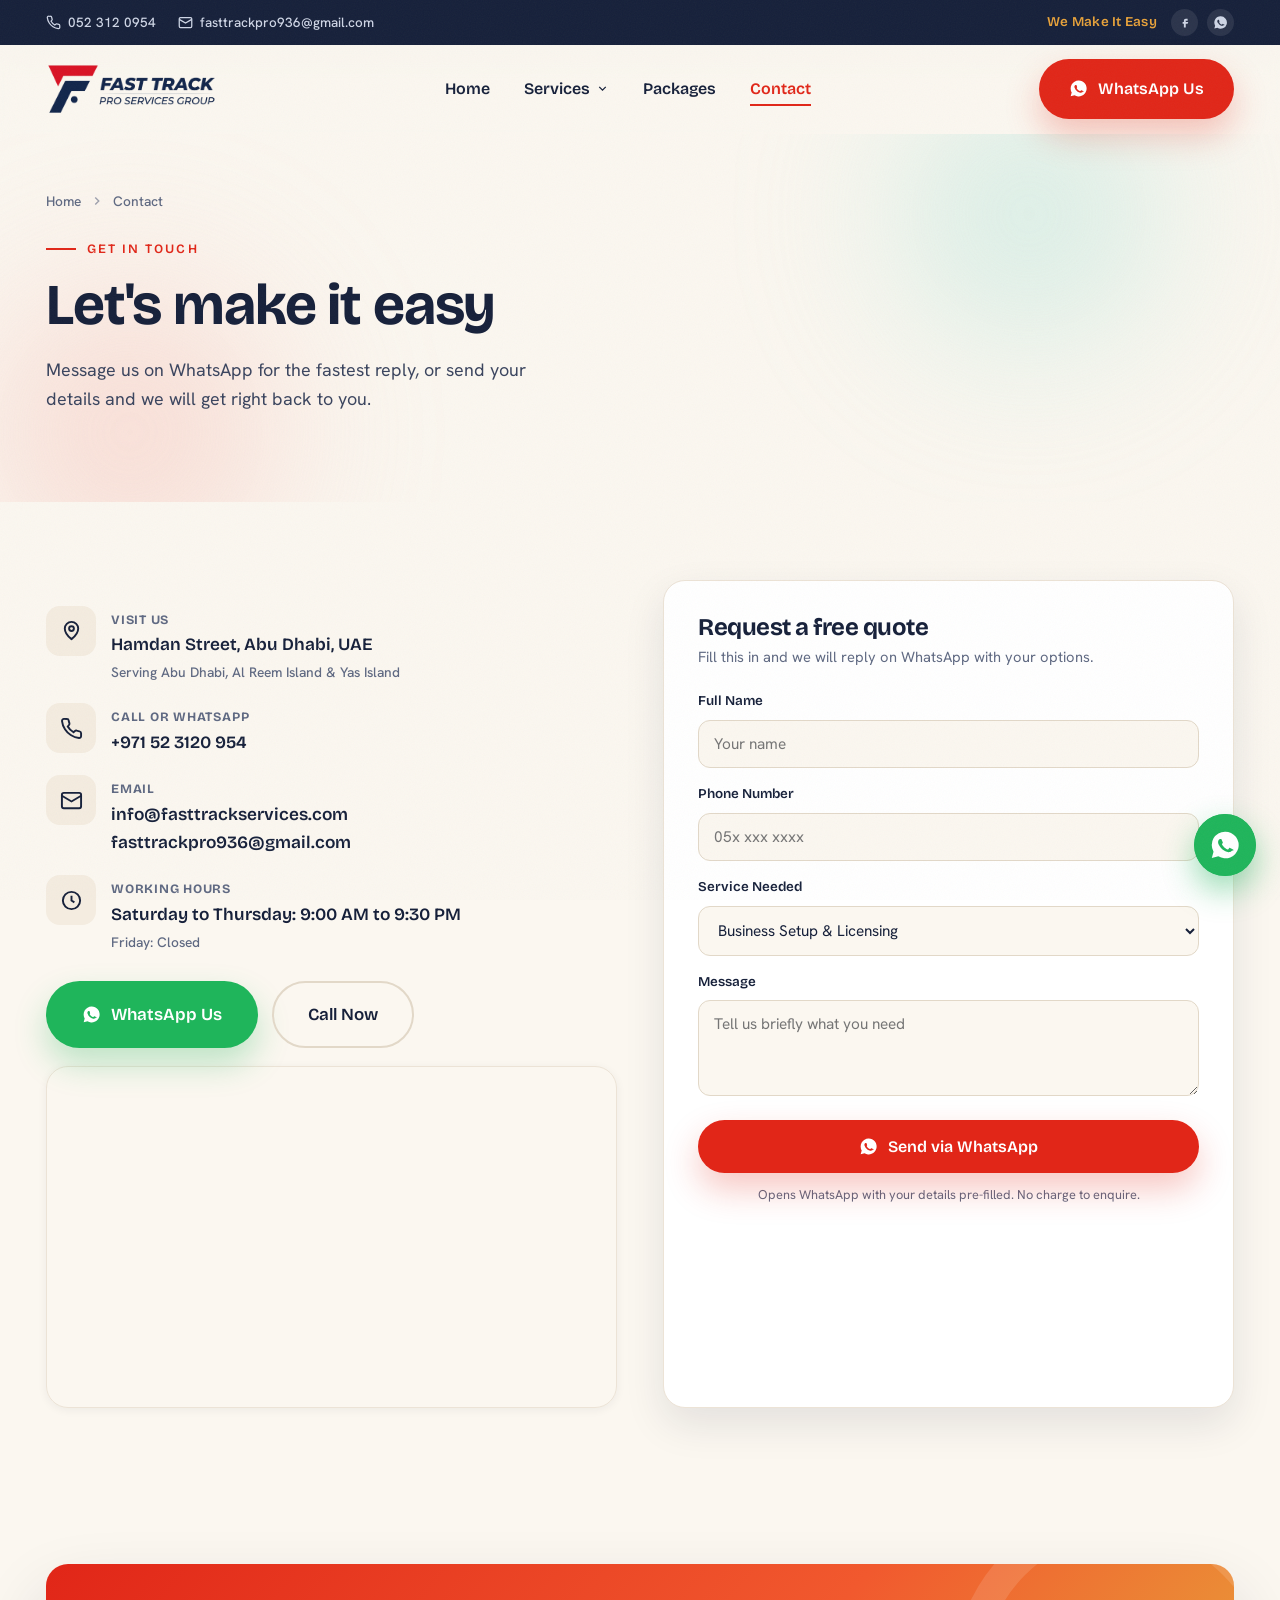
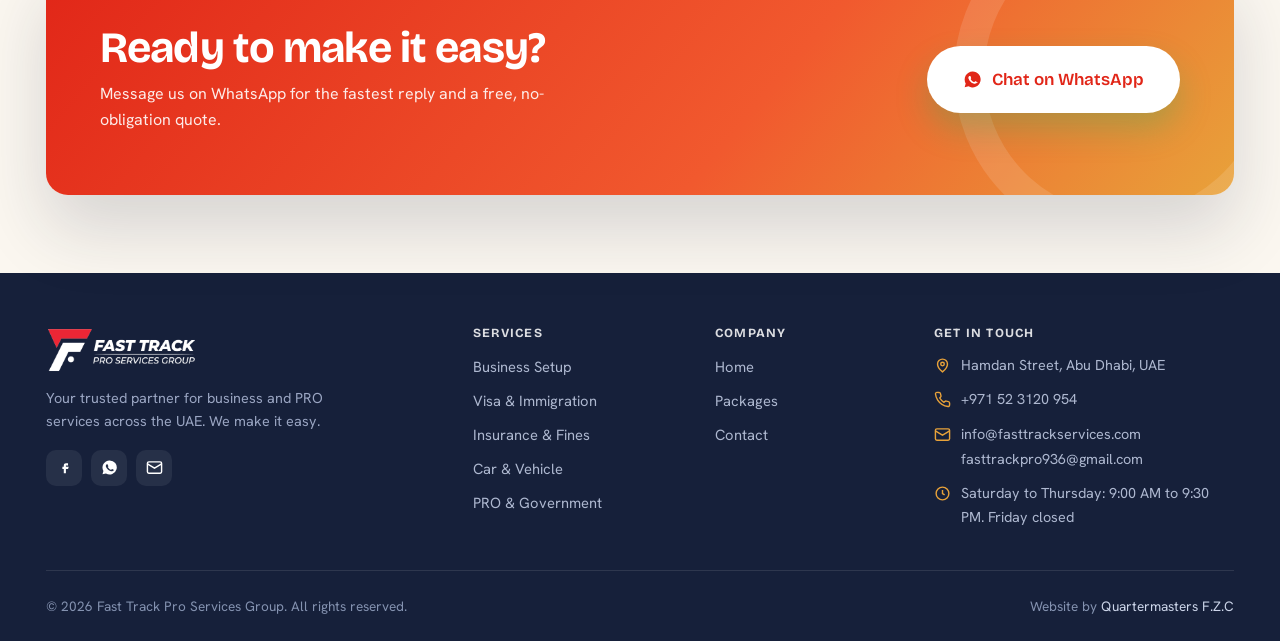
<file: premium/contact.html>
<!DOCTYPE html>
<html lang="en">
<head>
<meta charset="UTF-8">
<meta name="viewport" content="width=device-width, initial-scale=1.0">
<title>Contact | Fast Track Pro Services Group</title>
<meta name="description" content="Contact Fast Track Pro Services Group on Hamdan Street, Abu Dhabi. Call or WhatsApp 052 312 0954. Serving all 7 Emirates.">
<meta name="theme-color" content="#16203A">
<link rel="icon" type="image/png" href="assets/logos/favicon.png">
<meta property="og:type" content="website">
<meta property="og:site_name" content="Fast Track Pro Services Group">
<meta property="og:title" content="Contact | Fast Track Pro Services Group">
<meta property="og:description" content="Contact Fast Track Pro Services Group on Hamdan Street, Abu Dhabi. Call or WhatsApp 052 312 0954. Serving all 7 Emirates.">
<meta property="og:url" content="https://mujtaba9598-hasan.github.io/fasttrackPRo/premium/contact.html">
<meta property="og:image" content="https://mujtaba9598-hasan.github.io/fasttrackPRo/premium/assets/brand/og-image.jpg">
<meta property="og:image:width" content="1200"><meta property="og:image:height" content="630">
<meta name="twitter:card" content="summary_large_image">
<meta name="twitter:title" content="Contact | Fast Track Pro Services Group">
<meta name="twitter:description" content="Contact Fast Track Pro Services Group on Hamdan Street, Abu Dhabi. Call or WhatsApp 052 312 0954. Serving all 7 Emirates.">
<meta name="twitter:image" content="https://mujtaba9598-hasan.github.io/fasttrackPRo/premium/assets/brand/og-image.jpg">
<link rel="preconnect" href="https://fonts.googleapis.com">
<link rel="preconnect" href="https://fonts.gstatic.com" crossorigin>
<link href="https://fonts.googleapis.com/css2?family=Bricolage+Grotesque:opsz,wght@12..96,500;12..96,600;12..96,700;12..96,800&family=Hanken+Grotesk:wght@400;500;600;700&display=swap" rel="stylesheet">
<link rel="stylesheet" href="assets/css/style.css">
</head>
<body>
<div class="topbar">
  <div class="container">
    <div class="tb-left">
      <a href="tel:+971523120954"><svg viewBox="0 0 24 24" fill="none" stroke="currentColor" stroke-width="2"><path d="M22 16.9v3a2 2 0 0 1-2.2 2 19.8 19.8 0 0 1-8.6-3.1 19.5 19.5 0 0 1-6-6A19.8 19.8 0 0 1 2.1 4.2 2 2 0 0 1 4.1 2h3a2 2 0 0 1 2 1.7c.1.9.4 1.8.7 2.7a2 2 0 0 1-.5 2.1L8.1 9.9a16 16 0 0 0 6 6l1.4-1.2a2 2 0 0 1 2.1-.4c.9.3 1.8.6 2.7.7a2 2 0 0 1 1.7 2Z"/></svg> 052 312 0954</a>
      <a class="tb-mail" href="mailto:fasttrackpro936@gmail.com"><svg viewBox="0 0 24 24" fill="none" stroke="currentColor" stroke-width="2"><rect x="2" y="4" width="20" height="16" rx="2"/><path d="m2 7 10 6 10-6"/></svg> fasttrackpro936@gmail.com</a>
    </div>
    <div class="tb-right">
      <span class="tb-tag">We Make It Easy</span>
      <div class="tb-soc">
        <a href="https://www.facebook.com/FastTrackPROServices" target="_blank" rel="noopener" aria-label="Facebook"><svg viewBox="0 0 24 24" fill="currentColor"><path d="M14 9h3V6h-3c-1.7 0-3 1.3-3 3v2H9v3h2v6h3v-6h3l1-3h-4V9c0-.6.4-1 1-1Z"/></svg></a>
        <a href="https://wa.me/971523120954" target="_blank" rel="noopener" aria-label="WhatsApp"><svg viewBox="0 0 24 24" fill="currentColor"><path d="M12 2a10 10 0 0 0-8.6 15l-1.3 4.7L7 20.5A10 10 0 1 0 12 2Zm5.3 14.1c-.2.6-1.3 1.2-1.8 1.2-.5.1-1 .2-3.2-.7-2.7-1.1-4.4-3.9-4.5-4.1-.1-.2-1-1.4-1-2.6 0-1.3.6-1.9.9-2.1.2-.3.5-.3.7-.3h.5c.2 0 .4 0 .6.5l.8 2c.1.2.1.3 0 .5l-.4.6c-.2.2-.3.3-.1.6.2.3.8 1.3 1.7 2.1 1.2 1 2.1 1.4 2.4 1.5.2.1.4.1.6-.1l.7-.9c.2-.2.4-.2.6-.1l1.9.9c.3.1.4.2.5.3.1.2.1.6-.1 1Z"/></svg></a>
      </div>
    </div>
  </div>
</div>
<nav class="nav" id="nav">
  <div class="container">
    <a class="brand" href="index.html" aria-label="Fast Track Pro Services Group"><img src="assets/logos/fast-track-pro-logo.png" alt="Fast Track Pro Services Group"></a>
    <ul class="nav-links" id="navLinks">
      <li><a href="index.html">Home</a></li>
      <li class="has-drop" id="svcDrop"><a href="index.html#services">Services <svg class="caret" viewBox="0 0 24 24" fill="none" stroke="currentColor" stroke-width="2.4"><path d="m6 9 6 6 6-6"/></svg></a>
        <div class="dropdown"><a class="drop-item" href="business-setup.html"><span class="drop-ic di-1"><svg viewBox="0 0 24 24" fill="none" stroke="currentColor" stroke-width="1.8"><path d="M3 21h18M5 21V7l7-4 7 4v14M9 9h0M9 13h0M9 17h0M15 9h0M15 13h0M15 17h0"/></svg></span><span class="drop-txt"><b>Business Setup, Licensing &amp; Workspace</b><span>Business & Workspace</span></span></a><a class="drop-item" href="visa-immigration.html"><span class="drop-ic di-2"><svg viewBox="0 0 24 24" fill="none" stroke="currentColor" stroke-width="1.8"><rect x="4" y="2" width="16" height="20" rx="2"/><circle cx="12" cy="9" r="2.6"/><path d="M8 16c.8-2 2.3-3 4-3s3.2 1 4 3"/></svg></span><span class="drop-txt"><b>Visa &amp; Immigration Services</b><span>Visa & Immigration</span></span></a><a class="drop-item" href="insurance.html"><span class="drop-ic di-3"><svg viewBox="0 0 24 24" fill="none" stroke="currentColor" stroke-width="1.8"><path d="M12 2 4 5v6c0 5 3.4 8.5 8 11 4.6-2.5 8-6 8-11V5l-8-3Z"/><path d="m9 12 2 2 4-4"/></svg></span><span class="drop-txt"><b>Insurance &amp; Fine Reduction</b><span>Insurance & Fines</span></span></a><a class="drop-item" href="vehicle.html"><span class="drop-ic di-4"><svg viewBox="0 0 24 24" fill="none" stroke="currentColor" stroke-width="1.8"><path d="M5 16V11l2-5h10l2 5v5M5 16h14M5 16v2H3v-2M19 16v2h2v-2"/><circle cx="8" cy="16" r="1.6"/><circle cx="16" cy="16" r="1.6"/></svg></span><span class="drop-txt"><b>Car Permit &amp; Vehicle Services</b><span>Car & Vehicle</span></span></a><a class="drop-item" href="pro-government.html"><span class="drop-ic di-5"><svg viewBox="0 0 24 24" fill="none" stroke="currentColor" stroke-width="1.8"><path d="M14 2H6a2 2 0 0 0-2 2v16a2 2 0 0 0 2 2h12a2 2 0 0 0 2-2V8l-6-6Z"/><path d="M14 2v6h6"/><circle cx="12" cy="14" r="2.4"/><path d="M9.5 19c.5-1.4 1.4-2 2.5-2s2 .6 2.5 2"/></svg></span><span class="drop-txt"><b>PRO &amp; Government Services</b><span>PRO & Government</span></span></a></div>
      </li>
      <li><a href="packages.html">Packages</a></li>
      <li class="active"><a href="contact.html">Contact</a></li>
    </ul>
    <div class="nav-cta">
      <a class="btn btn-red" href="https://wa.me/971523120954?text=Hello%20Fast%20Track%20Pro%20Services%2C%20I%20would%20like%20to%20know%20more%20about%20your%20services." target="_blank" rel="noopener"><svg viewBox="0 0 24 24" fill="currentColor"><path d="M12 2a10 10 0 0 0-8.6 15l-1.3 4.7L7 20.5A10 10 0 1 0 12 2Zm5.3 14.1c-.2.6-1.3 1.2-1.8 1.2-.5.1-1 .2-3.2-.7-2.7-1.1-4.4-3.9-4.5-4.1-.1-.2-1-1.4-1-2.6 0-1.3.6-1.9.9-2.1.2-.3.5-.3.7-.3h.5c.2 0 .4 0 .6.5l.8 2c.1.2.1.3 0 .5l-.4.6c-.2.2-.3.3-.1.6.2.3.8 1.3 1.7 2.1 1.2 1 2.1 1.4 2.4 1.5.2.1.4.1.6-.1l.7-.9c.2-.2.4-.2.6-.1l1.9.9c.3.1.4.2.5.3.1.2.1.6-.1 1Z"/></svg><span class="navwa-txt">WhatsApp Us</span></a>
      <button class="hamburger" id="hamburger" aria-label="Menu"><span></span><span></span><span></span></button>
    </div>
  </div>
</nav>

<section class="phero">
  <div class="mesh"><i class="m-teal" style="top:-120px;right:4%"></i><i class="m-red" style="bottom:-150px;left:-90px"></i></div>
  <div class="container">
    <div class="crumbs reveal"><a href="index.html">Home</a><svg viewBox="0 0 24 24" fill="none" stroke="currentColor" stroke-width="2.4"><path d="m9 6 6 6-6 6"/></svg><span>Contact</span></div>
    <div class="reveal" style="max-width:720px">
      <span class="eyebrow">Get In Touch</span>
      <h1 style="margin:16px 0 14px">Let's make it easy</h1>
      <p class="lead">Message us on WhatsApp for the fastest reply, or send your details and we will get right back to you.</p>
    </div>
  </div>
</section>
<section class="section tight">
  <div class="container">
    <div class="cont-grid">
      <div class="reveal">
        <div class="ci-list">
          <div class="ci"><span class="ci-ic"><svg viewBox="0 0 24 24" fill="none" stroke="currentColor" stroke-width="2"><path d="M12 21s-7-5.2-7-11a7 7 0 0 1 14 0c0 5.8-7 11-7 11Z"/><circle cx="12" cy="10" r="2.5"/></svg></span><div><b>Visit Us</b><span class="v">Hamdan Street, Abu Dhabi, UAE</span><span class="sub">Serving Abu Dhabi, Al Reem Island &amp; Yas Island</span></div></div>
          <div class="ci"><span class="ci-ic"><svg viewBox="0 0 24 24" fill="none" stroke="currentColor" stroke-width="2"><path d="M22 16.9v3a2 2 0 0 1-2.2 2 19.8 19.8 0 0 1-8.6-3.1 19.5 19.5 0 0 1-6-6A19.8 19.8 0 0 1 2.1 4.2 2 2 0 0 1 4.1 2h3a2 2 0 0 1 2 1.7c.1.9.4 1.8.7 2.7a2 2 0 0 1-.5 2.1L8.1 9.9a16 16 0 0 0 6 6l1.4-1.2a2 2 0 0 1 2.1-.4c.9.3 1.8.6 2.7.7a2 2 0 0 1 1.7 2Z"/></svg></span><div><b>Call or WhatsApp</b><a href="tel:+971523120954">+971 52 3120 954</a></div></div>
          <div class="ci"><span class="ci-ic"><svg viewBox="0 0 24 24" fill="none" stroke="currentColor" stroke-width="2"><rect x="2" y="4" width="20" height="16" rx="2"/><path d="m2 7 10 6 10-6"/></svg></span><div><b>Email</b><a href="mailto:info@fasttrackservices.com">info@fasttrackservices.com</a><a href="mailto:fasttrackpro936@gmail.com">fasttrackpro936@gmail.com</a></div></div>
          <div class="ci"><span class="ci-ic"><svg viewBox="0 0 24 24" fill="none" stroke="currentColor" stroke-width="2"><circle cx="12" cy="12" r="9"/><path d="M12 7v5l3 2"/></svg></span><div><b>Working Hours</b><span class="v">Saturday to Thursday: 9:00 AM to 9:30 PM</span><span class="sub">Friday: Closed</span></div></div>
        </div>
        <div class="hero-cta">
          <a class="btn btn-wa btn-lg" href="https://wa.me/971523120954?text=Hello%20Fast%20Track%20Pro%20Services%2C%20I%20would%20like%20to%20enquire." target="_blank" rel="noopener"><svg viewBox="0 0 24 24" fill="currentColor"><path d="M12 2a10 10 0 0 0-8.6 15l-1.3 4.7L7 20.5A10 10 0 1 0 12 2Zm5.3 14.1c-.2.6-1.3 1.2-1.8 1.2-.5.1-1 .2-3.2-.7-2.7-1.1-4.4-3.9-4.5-4.1-.1-.2-1-1.4-1-2.6 0-1.3.6-1.9.9-2.1.2-.3.5-.3.7-.3h.5c.2 0 .4 0 .6.5l.8 2c.1.2.1.3 0 .5l-.4.6c-.2.2-.3.3-.1.6.2.3.8 1.3 1.7 2.1 1.2 1 2.1 1.4 2.4 1.5.2.1.4.1.6-.1l.7-.9c.2-.2.4-.2.6-.1l1.9.9c.3.1.4.2.5.3.1.2.1.6-.1 1Z"/></svg> WhatsApp Us</a>
          <a class="btn btn-ghost btn-lg" href="tel:+971523120954">Call Now</a>
        </div>
        <div class="map-wrap reveal"><iframe title="Fast Track Pro location" src="https://www.google.com/maps?q=Hamdan%20Street%2C%20Abu%20Dhabi%2C%20UAE&output=embed" loading="lazy" referrerpolicy="no-referrer-when-downgrade"></iframe></div>
      </div>
      <div class="form-card reveal d2">
        <h3>Request a free quote</h3>
        <p>Fill this in and we will reply on WhatsApp with your options.</p>
        <form id="quoteForm">
          <div class="field"><label for="qn">Full Name</label><input id="qn" name="name" required placeholder="Your name"></div>
          <div class="field"><label for="qp">Phone Number</label><input id="qp" name="phone" required placeholder="05x xxx xxxx"></div>
          <div class="field"><label for="qs">Service Needed</label><select id="qs" name="service"><option>Business Setup & Licensing</option><option>Visa & Immigration</option><option>Insurance & Fine Reduction</option><option>Car Permit & Vehicle</option><option>PRO & Government</option><option>Not sure, please advise</option></select></div>
          <div class="field"><label for="qm">Message</label><textarea id="qm" name="message" placeholder="Tell us briefly what you need"></textarea></div>
          <button type="submit" class="btn btn-red"><svg viewBox="0 0 24 24" fill="currentColor"><path d="M12 2a10 10 0 0 0-8.6 15l-1.3 4.7L7 20.5A10 10 0 1 0 12 2Zm5.3 14.1c-.2.6-1.3 1.2-1.8 1.2-.5.1-1 .2-3.2-.7-2.7-1.1-4.4-3.9-4.5-4.1-.1-.2-1-1.4-1-2.6 0-1.3.6-1.9.9-2.1.2-.3.5-.3.7-.3h.5c.2 0 .4 0 .6.5l.8 2c.1.2.1.3 0 .5l-.4.6c-.2.2-.3.3-.1.6.2.3.8 1.3 1.7 2.1 1.2 1 2.1 1.4 2.4 1.5.2.1.4.1.6-.1l.7-.9c.2-.2.4-.2.6-.1l1.9.9c.3.1.4.2.5.3.1.2.1.6-.1 1Z"/></svg> Send via WhatsApp</button>
          <p class="form-note">Opens WhatsApp with your details pre-filled. No charge to enquire.</p>
        </form>
      </div>
    </div>
  </div>
</section>
<section class="section tight"><div class="container"><div class="cta reveal">
    <div class="cta-txt"><h2>Ready to make it easy?</h2><p>Message us on WhatsApp for the fastest reply and a free, no-obligation quote.</p></div>
    <a class="btn btn-wa btn-lg" href="https://wa.me/971523120954?text=Hello%20Fast%20Track%20Pro%20Services%2C%20I%20would%20like%20a%20free%20consultation." target="_blank" rel="noopener"><svg viewBox="0 0 24 24" fill="currentColor"><path d="M12 2a10 10 0 0 0-8.6 15l-1.3 4.7L7 20.5A10 10 0 1 0 12 2Zm5.3 14.1c-.2.6-1.3 1.2-1.8 1.2-.5.1-1 .2-3.2-.7-2.7-1.1-4.4-3.9-4.5-4.1-.1-.2-1-1.4-1-2.6 0-1.3.6-1.9.9-2.1.2-.3.5-.3.7-.3h.5c.2 0 .4 0 .6.5l.8 2c.1.2.1.3 0 .5l-.4.6c-.2.2-.3.3-.1.6.2.3.8 1.3 1.7 2.1 1.2 1 2.1 1.4 2.4 1.5.2.1.4.1.6-.1l.7-.9c.2-.2.4-.2.6-.1l1.9.9c.3.1.4.2.5.3.1.2.1.6-.1 1Z"/></svg> Chat on WhatsApp</a>
  </div></div></section>
<footer class="footer">
  <div class="container">
    <div class="foot-grid">
      <div class="foot-brand">
        <img src="assets/logos/fast-track-pro-logo-white.png" alt="Fast Track Pro Services Group">
        <p>Your trusted partner for business and PRO services across the UAE. We make it easy.</p>
        <div class="foot-soc">
          <a href="https://www.facebook.com/FastTrackPROServices" target="_blank" rel="noopener" aria-label="Facebook"><svg viewBox="0 0 24 24" fill="currentColor"><path d="M14 9h3V6h-3c-1.7 0-3 1.3-3 3v2H9v3h2v6h3v-6h3l1-3h-4V9c0-.6.4-1 1-1Z"/></svg></a>
          <a href="https://wa.me/971523120954" target="_blank" rel="noopener" aria-label="WhatsApp"><svg viewBox="0 0 24 24" fill="currentColor"><path d="M12 2a10 10 0 0 0-8.6 15l-1.3 4.7L7 20.5A10 10 0 1 0 12 2Zm5.3 14.1c-.2.6-1.3 1.2-1.8 1.2-.5.1-1 .2-3.2-.7-2.7-1.1-4.4-3.9-4.5-4.1-.1-.2-1-1.4-1-2.6 0-1.3.6-1.9.9-2.1.2-.3.5-.3.7-.3h.5c.2 0 .4 0 .6.5l.8 2c.1.2.1.3 0 .5l-.4.6c-.2.2-.3.3-.1.6.2.3.8 1.3 1.7 2.1 1.2 1 2.1 1.4 2.4 1.5.2.1.4.1.6-.1l.7-.9c.2-.2.4-.2.6-.1l1.9.9c.3.1.4.2.5.3.1.2.1.6-.1 1Z"/></svg></a>
          <a href="mailto:fasttrackpro936@gmail.com" aria-label="Email"><svg viewBox="0 0 24 24" fill="none" stroke="currentColor" stroke-width="2"><rect x="2" y="4" width="20" height="16" rx="2"/><path d="m2 7 10 6 10-6"/></svg></a>
        </div>
      </div>
      <div class="foot-col"><h4>Services</h4><ul><li><a href="business-setup.html">Business Setup</a></li><li><a href="visa-immigration.html">Visa &amp; Immigration</a></li><li><a href="insurance.html">Insurance &amp; Fines</a></li><li><a href="vehicle.html">Car &amp; Vehicle</a></li><li><a href="pro-government.html">PRO &amp; Government</a></li></ul></div>
      <div class="foot-col"><h4>Company</h4><ul>
        <li><a href="index.html">Home</a></li>
        <li><a href="packages.html">Packages</a></li>
        <li><a href="contact.html">Contact</a></li>
      </ul></div>
      <div class="foot-c"><h4>Get In Touch</h4>
        <div><svg viewBox="0 0 24 24" fill="none" stroke="currentColor" stroke-width="2"><path d="M12 21s-7-5.2-7-11a7 7 0 0 1 14 0c0 5.8-7 11-7 11Z"/><circle cx="12" cy="10" r="2.5"/></svg><span>Hamdan Street, Abu Dhabi, UAE</span></div>
        <div><svg viewBox="0 0 24 24" fill="none" stroke="currentColor" stroke-width="2"><path d="M22 16.9v3a2 2 0 0 1-2.2 2 19.8 19.8 0 0 1-8.6-3.1 19.5 19.5 0 0 1-6-6A19.8 19.8 0 0 1 2.1 4.2 2 2 0 0 1 4.1 2h3a2 2 0 0 1 2 1.7c.1.9.4 1.8.7 2.7a2 2 0 0 1-.5 2.1L8.1 9.9a16 16 0 0 0 6 6l1.4-1.2a2 2 0 0 1 2.1-.4c.9.3 1.8.6 2.7.7a2 2 0 0 1 1.7 2Z"/></svg><a href="tel:+971523120954">+971 52 3120 954</a></div>
        <div><svg viewBox="0 0 24 24" fill="none" stroke="currentColor" stroke-width="2"><rect x="2" y="4" width="20" height="16" rx="2"/><path d="m2 7 10 6 10-6"/></svg><span style="display:flex;flex-direction:column;gap:2px"><a href="mailto:info@fasttrackservices.com">info@fasttrackservices.com</a><a href="mailto:fasttrackpro936@gmail.com">fasttrackpro936@gmail.com</a></span></div>
        <div><svg viewBox="0 0 24 24" fill="none" stroke="currentColor" stroke-width="2"><circle cx="12" cy="12" r="9"/><path d="M12 7v5l3 2"/></svg><span>Saturday to Thursday: 9:00 AM to 9:30 PM. Friday closed</span></div>
      </div>
    </div>
    <div class="foot-bottom">
      <span>&copy; 2026 Fast Track Pro Services Group. All rights reserved.</span>
      <span>Website by <a href="#">Quartermasters F.Z.C</a></span>
    </div>
  </div>
</footer>
<a class="fab" href="https://wa.me/971523120954?text=Hello%20Fast%20Track%20Pro%20Services%2C%20I%20would%20like%20to%20know%20more." target="_blank" rel="noopener" aria-label="Chat on WhatsApp"><span class="fab-ic"><svg viewBox="0 0 24 24" fill="currentColor"><path d="M12 2a10 10 0 0 0-8.6 15l-1.3 4.7L7 20.5A10 10 0 1 0 12 2Zm5.3 14.1c-.2.6-1.3 1.2-1.8 1.2-.5.1-1 .2-3.2-.7-2.7-1.1-4.4-3.9-4.5-4.1-.1-.2-1-1.4-1-2.6 0-1.3.6-1.9.9-2.1.2-.3.5-.3.7-.3h.5c.2 0 .4 0 .6.5l.8 2c.1.2.1.3 0 .5l-.4.6c-.2.2-.3.3-.1.6.2.3.8 1.3 1.7 2.1 1.2 1 2.1 1.4 2.4 1.5.2.1.4.1.6-.1l.7-.9c.2-.2.4-.2.6-.1l1.9.9c.3.1.4.2.5.3.1.2.1.6-.1 1Z"/></svg></span><span class="fab-txt">Chat with us</span></a>
<script src="assets/js/main.js"></script>
</body>
</html>
</file>
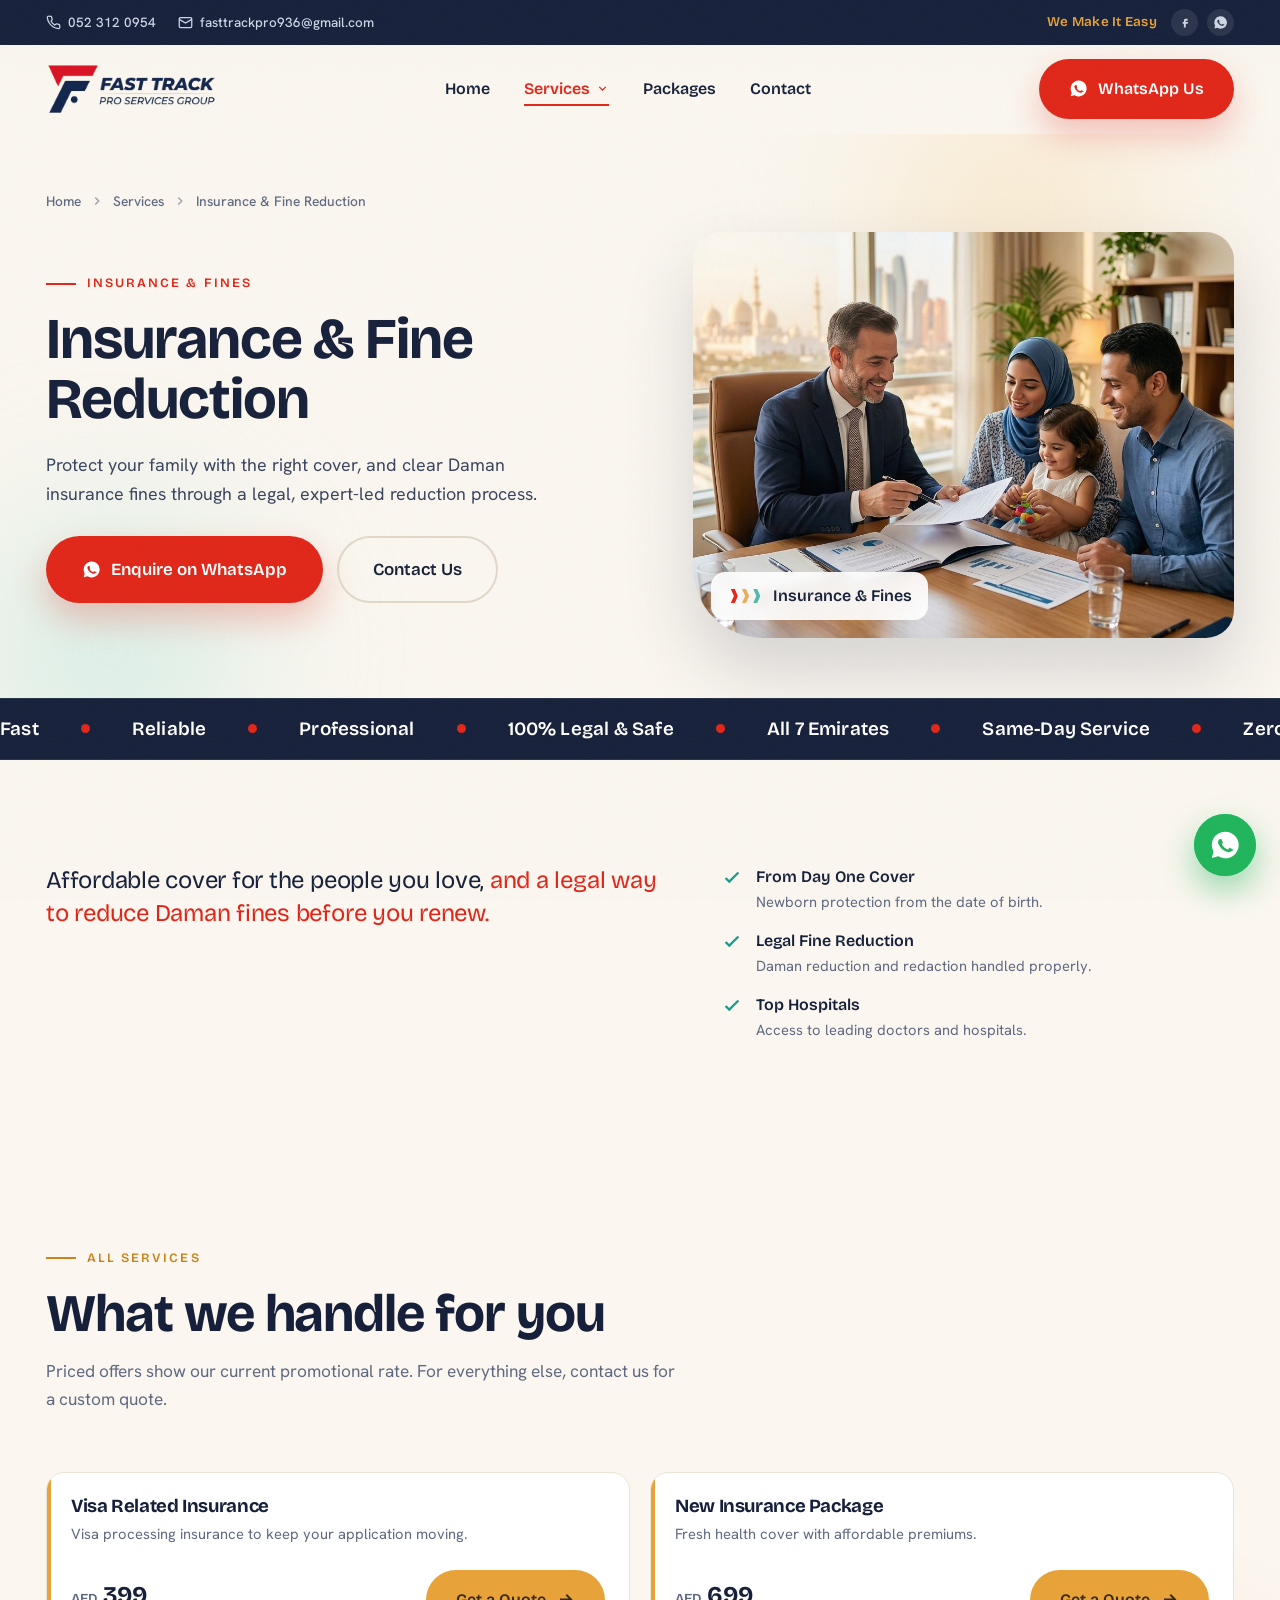
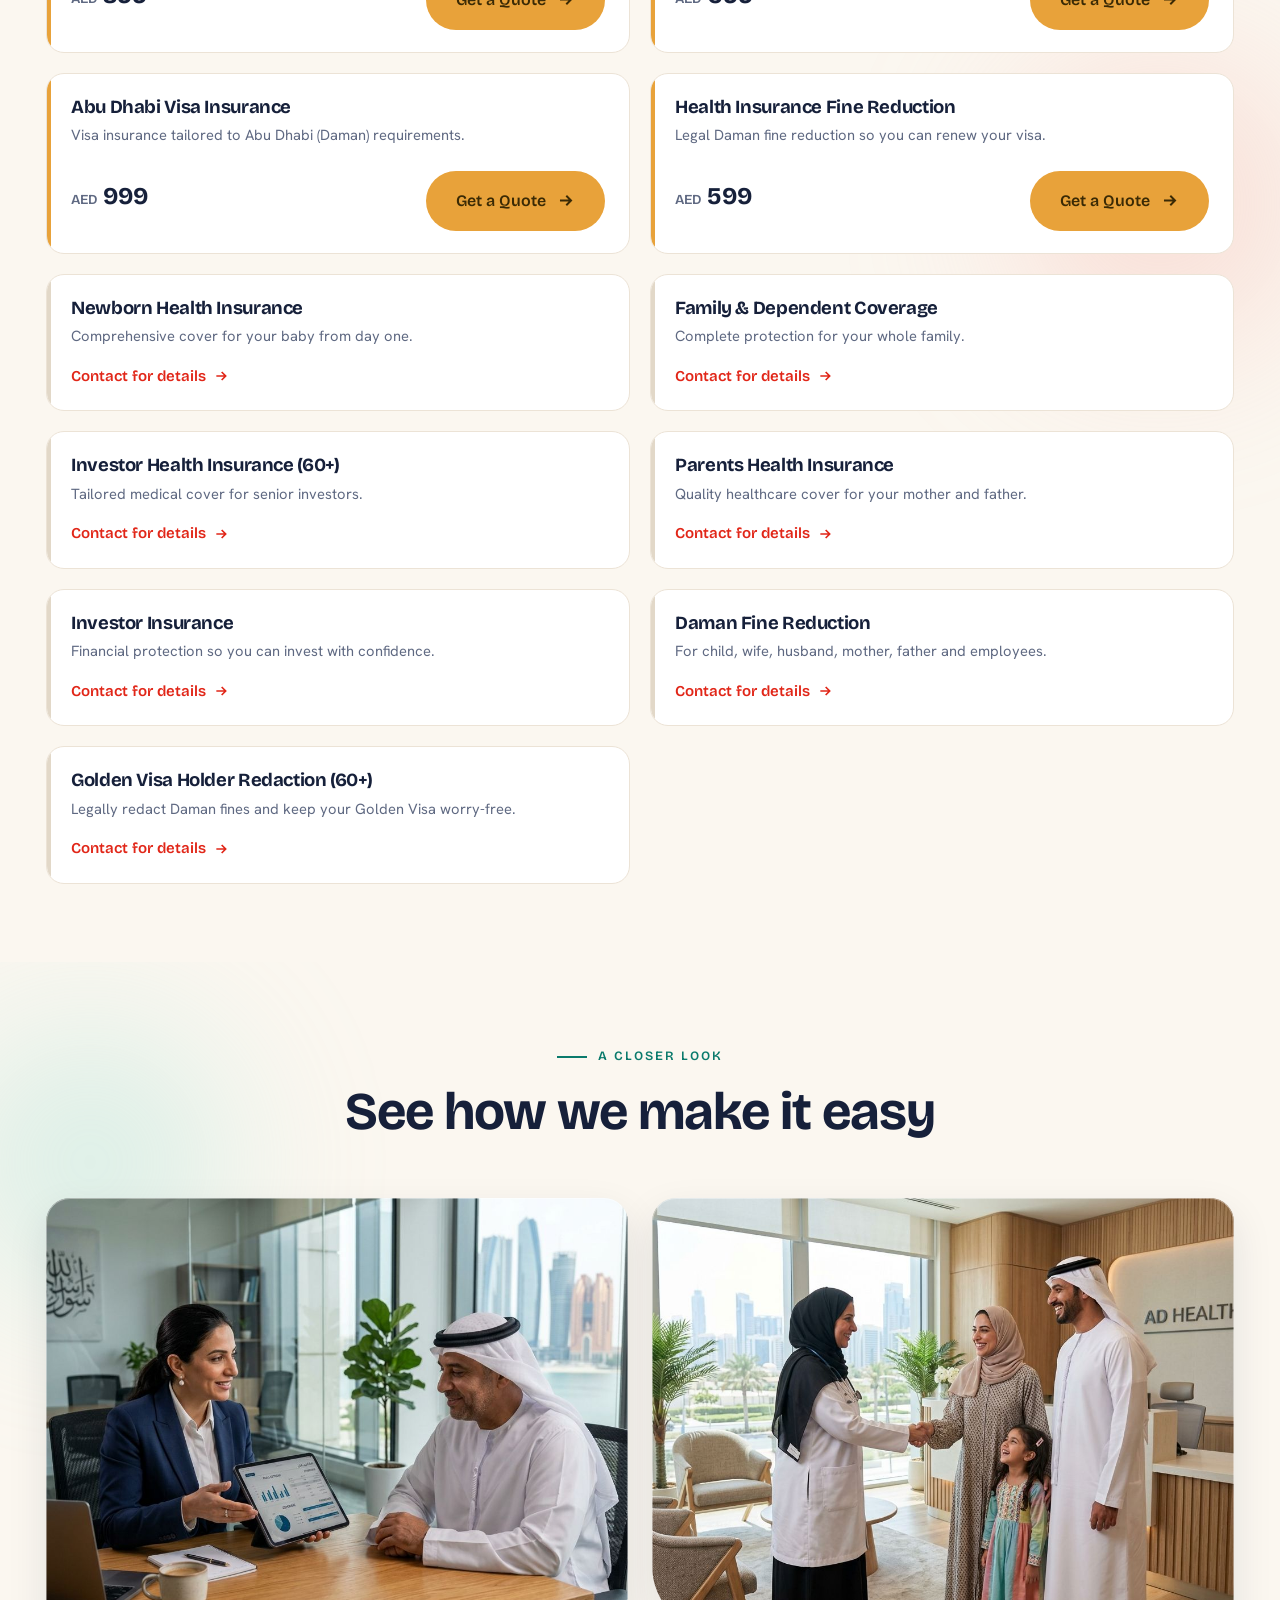
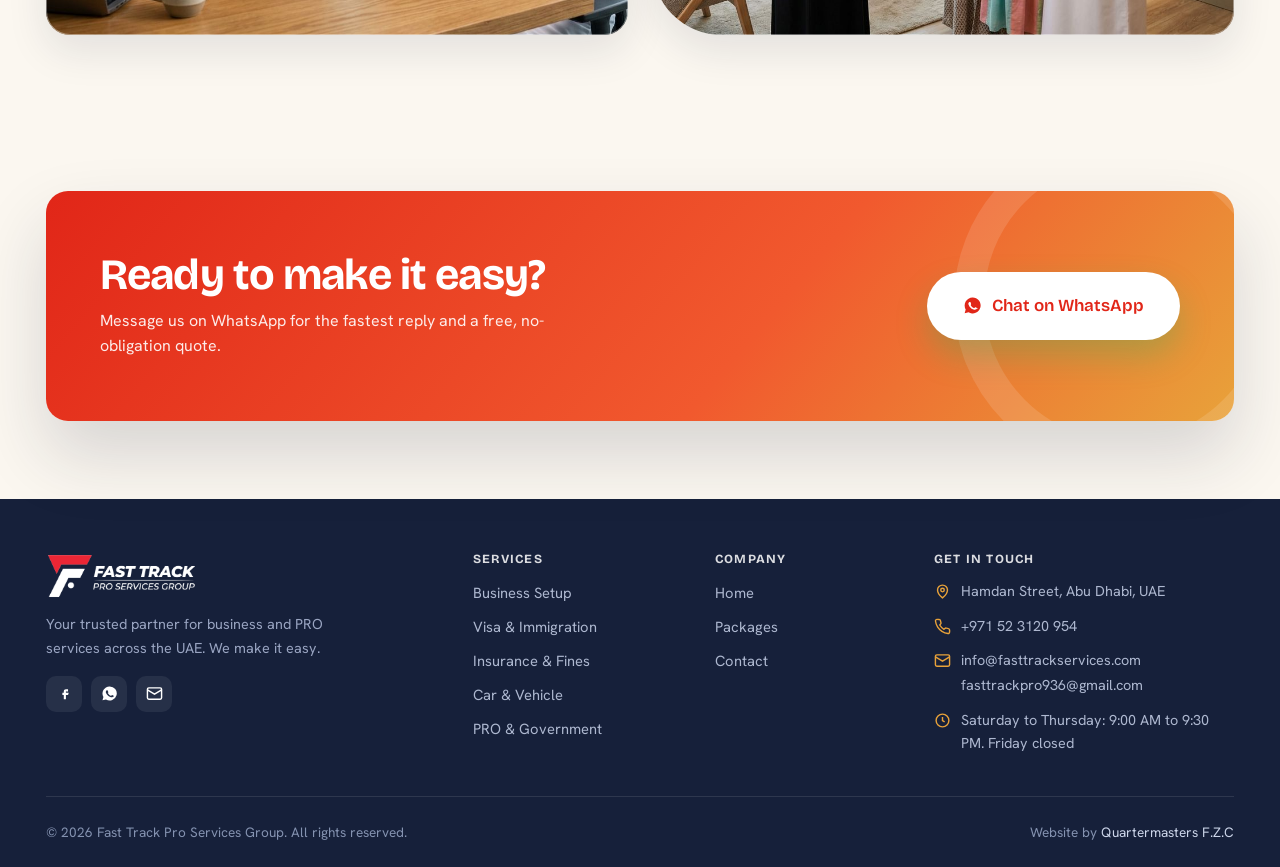
<file: premium/insurance.html>
<!DOCTYPE html>
<html lang="en">
<head>
<meta charset="UTF-8">
<meta name="viewport" content="width=device-width, initial-scale=1.0">
<title>Insurance & Fine Reduction | Fast Track Pro Services Group</title>
<meta name="description" content="Affordable health and visa insurance, plus fully legal Daman fine reduction so you can renew with peace of mind.">
<meta name="theme-color" content="#16203A">
<link rel="icon" type="image/png" href="assets/logos/favicon.png">
<meta property="og:type" content="website">
<meta property="og:site_name" content="Fast Track Pro Services Group">
<meta property="og:title" content="Insurance & Fine Reduction | Fast Track Pro Services Group">
<meta property="og:description" content="Affordable health and visa insurance, plus fully legal Daman fine reduction so you can renew with peace of mind.">
<meta property="og:url" content="https://mujtaba9598-hasan.github.io/fasttrackPRo/premium/insurance.html">
<meta property="og:image" content="https://mujtaba9598-hasan.github.io/fasttrackPRo/premium/assets/brand/og-image.jpg">
<meta property="og:image:width" content="1200"><meta property="og:image:height" content="630">
<meta name="twitter:card" content="summary_large_image">
<meta name="twitter:title" content="Insurance & Fine Reduction | Fast Track Pro Services Group">
<meta name="twitter:description" content="Affordable health and visa insurance, plus fully legal Daman fine reduction so you can renew with peace of mind.">
<meta name="twitter:image" content="https://mujtaba9598-hasan.github.io/fasttrackPRo/premium/assets/brand/og-image.jpg">
<link rel="preconnect" href="https://fonts.googleapis.com">
<link rel="preconnect" href="https://fonts.gstatic.com" crossorigin>
<link href="https://fonts.googleapis.com/css2?family=Bricolage+Grotesque:opsz,wght@12..96,500;12..96,600;12..96,700;12..96,800&family=Hanken+Grotesk:wght@400;500;600;700&display=swap" rel="stylesheet">
<link rel="stylesheet" href="assets/css/style.css">
</head>
<body>
<div class="topbar">
  <div class="container">
    <div class="tb-left">
      <a href="tel:+971523120954"><svg viewBox="0 0 24 24" fill="none" stroke="currentColor" stroke-width="2"><path d="M22 16.9v3a2 2 0 0 1-2.2 2 19.8 19.8 0 0 1-8.6-3.1 19.5 19.5 0 0 1-6-6A19.8 19.8 0 0 1 2.1 4.2 2 2 0 0 1 4.1 2h3a2 2 0 0 1 2 1.7c.1.9.4 1.8.7 2.7a2 2 0 0 1-.5 2.1L8.1 9.9a16 16 0 0 0 6 6l1.4-1.2a2 2 0 0 1 2.1-.4c.9.3 1.8.6 2.7.7a2 2 0 0 1 1.7 2Z"/></svg> 052 312 0954</a>
      <a class="tb-mail" href="mailto:fasttrackpro936@gmail.com"><svg viewBox="0 0 24 24" fill="none" stroke="currentColor" stroke-width="2"><rect x="2" y="4" width="20" height="16" rx="2"/><path d="m2 7 10 6 10-6"/></svg> fasttrackpro936@gmail.com</a>
    </div>
    <div class="tb-right">
      <span class="tb-tag">We Make It Easy</span>
      <div class="tb-soc">
        <a href="https://www.facebook.com/FastTrackPROServices" target="_blank" rel="noopener" aria-label="Facebook"><svg viewBox="0 0 24 24" fill="currentColor"><path d="M14 9h3V6h-3c-1.7 0-3 1.3-3 3v2H9v3h2v6h3v-6h3l1-3h-4V9c0-.6.4-1 1-1Z"/></svg></a>
        <a href="https://wa.me/971523120954" target="_blank" rel="noopener" aria-label="WhatsApp"><svg viewBox="0 0 24 24" fill="currentColor"><path d="M12 2a10 10 0 0 0-8.6 15l-1.3 4.7L7 20.5A10 10 0 1 0 12 2Zm5.3 14.1c-.2.6-1.3 1.2-1.8 1.2-.5.1-1 .2-3.2-.7-2.7-1.1-4.4-3.9-4.5-4.1-.1-.2-1-1.4-1-2.6 0-1.3.6-1.9.9-2.1.2-.3.5-.3.7-.3h.5c.2 0 .4 0 .6.5l.8 2c.1.2.1.3 0 .5l-.4.6c-.2.2-.3.3-.1.6.2.3.8 1.3 1.7 2.1 1.2 1 2.1 1.4 2.4 1.5.2.1.4.1.6-.1l.7-.9c.2-.2.4-.2.6-.1l1.9.9c.3.1.4.2.5.3.1.2.1.6-.1 1Z"/></svg></a>
      </div>
    </div>
  </div>
</div>
<nav class="nav" id="nav">
  <div class="container">
    <a class="brand" href="index.html" aria-label="Fast Track Pro Services Group"><img src="assets/logos/fast-track-pro-logo.png" alt="Fast Track Pro Services Group"></a>
    <ul class="nav-links" id="navLinks">
      <li><a href="index.html">Home</a></li>
      <li class="has-drop active" id="svcDrop"><a href="index.html#services">Services <svg class="caret" viewBox="0 0 24 24" fill="none" stroke="currentColor" stroke-width="2.4"><path d="m6 9 6 6 6-6"/></svg></a>
        <div class="dropdown"><a class="drop-item" href="business-setup.html"><span class="drop-ic di-1"><svg viewBox="0 0 24 24" fill="none" stroke="currentColor" stroke-width="1.8"><path d="M3 21h18M5 21V7l7-4 7 4v14M9 9h0M9 13h0M9 17h0M15 9h0M15 13h0M15 17h0"/></svg></span><span class="drop-txt"><b>Business Setup, Licensing &amp; Workspace</b><span>Business & Workspace</span></span></a><a class="drop-item" href="visa-immigration.html"><span class="drop-ic di-2"><svg viewBox="0 0 24 24" fill="none" stroke="currentColor" stroke-width="1.8"><rect x="4" y="2" width="16" height="20" rx="2"/><circle cx="12" cy="9" r="2.6"/><path d="M8 16c.8-2 2.3-3 4-3s3.2 1 4 3"/></svg></span><span class="drop-txt"><b>Visa &amp; Immigration Services</b><span>Visa & Immigration</span></span></a><a class="drop-item" href="insurance.html"><span class="drop-ic di-3"><svg viewBox="0 0 24 24" fill="none" stroke="currentColor" stroke-width="1.8"><path d="M12 2 4 5v6c0 5 3.4 8.5 8 11 4.6-2.5 8-6 8-11V5l-8-3Z"/><path d="m9 12 2 2 4-4"/></svg></span><span class="drop-txt"><b>Insurance &amp; Fine Reduction</b><span>Insurance & Fines</span></span></a><a class="drop-item" href="vehicle.html"><span class="drop-ic di-4"><svg viewBox="0 0 24 24" fill="none" stroke="currentColor" stroke-width="1.8"><path d="M5 16V11l2-5h10l2 5v5M5 16h14M5 16v2H3v-2M19 16v2h2v-2"/><circle cx="8" cy="16" r="1.6"/><circle cx="16" cy="16" r="1.6"/></svg></span><span class="drop-txt"><b>Car Permit &amp; Vehicle Services</b><span>Car & Vehicle</span></span></a><a class="drop-item" href="pro-government.html"><span class="drop-ic di-5"><svg viewBox="0 0 24 24" fill="none" stroke="currentColor" stroke-width="1.8"><path d="M14 2H6a2 2 0 0 0-2 2v16a2 2 0 0 0 2 2h12a2 2 0 0 0 2-2V8l-6-6Z"/><path d="M14 2v6h6"/><circle cx="12" cy="14" r="2.4"/><path d="M9.5 19c.5-1.4 1.4-2 2.5-2s2 .6 2.5 2"/></svg></span><span class="drop-txt"><b>PRO &amp; Government Services</b><span>PRO & Government</span></span></a></div>
      </li>
      <li><a href="packages.html">Packages</a></li>
      <li><a href="contact.html">Contact</a></li>
    </ul>
    <div class="nav-cta">
      <a class="btn btn-red" href="https://wa.me/971523120954?text=Hello%20Fast%20Track%20Pro%20Services%2C%20I%20would%20like%20to%20know%20more%20about%20your%20services." target="_blank" rel="noopener"><svg viewBox="0 0 24 24" fill="currentColor"><path d="M12 2a10 10 0 0 0-8.6 15l-1.3 4.7L7 20.5A10 10 0 1 0 12 2Zm5.3 14.1c-.2.6-1.3 1.2-1.8 1.2-.5.1-1 .2-3.2-.7-2.7-1.1-4.4-3.9-4.5-4.1-.1-.2-1-1.4-1-2.6 0-1.3.6-1.9.9-2.1.2-.3.5-.3.7-.3h.5c.2 0 .4 0 .6.5l.8 2c.1.2.1.3 0 .5l-.4.6c-.2.2-.3.3-.1.6.2.3.8 1.3 1.7 2.1 1.2 1 2.1 1.4 2.4 1.5.2.1.4.1.6-.1l.7-.9c.2-.2.4-.2.6-.1l1.9.9c.3.1.4.2.5.3.1.2.1.6-.1 1Z"/></svg><span class="navwa-txt">WhatsApp Us</span></a>
      <button class="hamburger" id="hamburger" aria-label="Menu"><span></span><span></span><span></span></button>
    </div>
  </div>
</nav>

<section class="phero">
  <div class="mesh"><i class="m-gold" style="top:-120px;right:4%"></i><i class="m-teal" style="bottom:-150px;left:-90px"></i></div>
  <div class="container">
    <div class="crumbs reveal"><a href="index.html">Home</a><svg viewBox="0 0 24 24" fill="none" stroke="currentColor" stroke-width="2.4"><path d="m9 6 6 6-6 6"/></svg><a href="index.html#services">Services</a><svg viewBox="0 0 24 24" fill="none" stroke="currentColor" stroke-width="2.4"><path d="m9 6 6 6-6 6"/></svg><span>Insurance & Fine Reduction</span></div>
    <div class="phero-grid">
      <div class="reveal">
        <span class="eyebrow">Insurance & Fines</span>
        <h1 style="margin:16px 0 0">Insurance &amp; Fine Reduction</h1>
        <p class="lead">Protect your family with the right cover, and clear Daman insurance fines through a legal, expert-led reduction process.</p>
        <div class="hero-cta">
          <a class="btn btn-red btn-lg" href="https://wa.me/971523120954?text=Hello%20Fast%20Track%20Pro%20Services%2C%20I%20am%20interested%20in%20your%20Insurance%20%26%20Fine%20Reduction%20services." target="_blank" rel="noopener"><svg viewBox="0 0 24 24" fill="currentColor"><path d="M12 2a10 10 0 0 0-8.6 15l-1.3 4.7L7 20.5A10 10 0 1 0 12 2Zm5.3 14.1c-.2.6-1.3 1.2-1.8 1.2-.5.1-1 .2-3.2-.7-2.7-1.1-4.4-3.9-4.5-4.1-.1-.2-1-1.4-1-2.6 0-1.3.6-1.9.9-2.1.2-.3.5-.3.7-.3h.5c.2 0 .4 0 .6.5l.8 2c.1.2.1.3 0 .5l-.4.6c-.2.2-.3.3-.1.6.2.3.8 1.3 1.7 2.1 1.2 1 2.1 1.4 2.4 1.5.2.1.4.1.6-.1l.7-.9c.2-.2.4-.2.6-.1l1.9.9c.3.1.4.2.5.3.1.2.1.6-.1 1Z"/></svg> Enquire on WhatsApp</a>
          <a class="btn btn-ghost btn-lg" href="contact.html">Contact Us</a>
        </div>
      </div>
      <div class="phero-img reveal d2"><img src="assets/img/svc-insurance.jpg" alt="Insurance & Fine Reduction"><span class="phero-tag"><span class="track"><i></i><i></i><i></i></span> Insurance & Fines</span></div>
    </div>
  </div>
</section>
<div class="marquee"><div class="mq-track"><span>Fast</span><span>Reliable</span><span>Professional</span><span>100% Legal & Safe</span><span>All 7 Emirates</span><span>Same-Day Service</span><span>Zero Hidden Charges</span><span>One Stop Solution</span></div><div class="mq-track" aria-hidden="true"><span>Fast</span><span>Reliable</span><span>Professional</span><span>100% Legal & Safe</span><span>All 7 Emirates</span><span>Same-Day Service</span><span>Zero Hidden Charges</span><span>One Stop Solution</span></div></div>
<section class="section">
  <div class="container">
    <div class="svc-intro">
      <p class="lead-big reveal">Affordable cover for the people you love, <span class="mk">and a legal way to reduce Daman fines before you renew.</span></p>
      <div class="svc-points reveal d2"><div class="sp"><svg viewBox="0 0 24 24" fill="none" stroke="currentColor" stroke-width="2.4"><path d="m5 13 4 4L19 7"/></svg><div><b>From Day One Cover</b><span>Newborn protection from the date of birth.</span></div></div><div class="sp"><svg viewBox="0 0 24 24" fill="none" stroke="currentColor" stroke-width="2.4"><path d="m5 13 4 4L19 7"/></svg><div><b>Legal Fine Reduction</b><span>Daman reduction and redaction handled properly.</span></div></div><div class="sp"><svg viewBox="0 0 24 24" fill="none" stroke="currentColor" stroke-width="2.4"><path d="m5 13 4 4L19 7"/></svg><div><b>Top Hospitals</b><span>Access to leading doctors and hospitals.</span></div></div></div>
    </div>
  </div>
</section>

<section class="section tight">
  <div class="mesh"><i class="m-red" style="top:30%;right:-100px"></i></div>
  <div class="container">
    <div class="sec-head reveal"><span class="eyebrow gold">All Services</span>
      <h2>What we handle for you</h2>
      <p>Priced offers show our current promotional rate. For everything else, contact us for a custom quote.</p></div>
    <div class="offer-list"><div class="oitem priced reveal"><h4>Visa Related Insurance</h4><p>Visa processing insurance to keep your application moving.</p><div class="meta"><span class="price-tag"><span class="cur">AED</span>399</span><a class="btn btn-gold wa-mini" href="https://wa.me/971523120954?text=Hello%20Fast%20Track%20Pro%20Services%2C%20I%20am%20interested%20in%3A%20Visa%20Related%20Insurance%20%28AED%20399%29." target="_blank" rel="noopener">Get a Quote <svg viewBox="0 0 24 24" fill="none" stroke="currentColor" stroke-width="2.5"><path d="M5 12h14M13 6l6 6-6 6"/></svg></a></div></div><div class="oitem priced reveal"><h4>New Insurance Package</h4><p>Fresh health cover with affordable premiums.</p><div class="meta"><span class="price-tag"><span class="cur">AED</span>699</span><a class="btn btn-gold wa-mini" href="https://wa.me/971523120954?text=Hello%20Fast%20Track%20Pro%20Services%2C%20I%20am%20interested%20in%3A%20New%20Insurance%20Package%20%28AED%20699%29." target="_blank" rel="noopener">Get a Quote <svg viewBox="0 0 24 24" fill="none" stroke="currentColor" stroke-width="2.5"><path d="M5 12h14M13 6l6 6-6 6"/></svg></a></div></div><div class="oitem priced reveal"><h4>Abu Dhabi Visa Insurance</h4><p>Visa insurance tailored to Abu Dhabi (Daman) requirements.</p><div class="meta"><span class="price-tag"><span class="cur">AED</span>999</span><a class="btn btn-gold wa-mini" href="https://wa.me/971523120954?text=Hello%20Fast%20Track%20Pro%20Services%2C%20I%20am%20interested%20in%3A%20Abu%20Dhabi%20Visa%20Insurance%20%28AED%20999%29." target="_blank" rel="noopener">Get a Quote <svg viewBox="0 0 24 24" fill="none" stroke="currentColor" stroke-width="2.5"><path d="M5 12h14M13 6l6 6-6 6"/></svg></a></div></div><div class="oitem priced reveal"><h4>Health Insurance Fine Reduction</h4><p>Legal Daman fine reduction so you can renew your visa.</p><div class="meta"><span class="price-tag"><span class="cur">AED</span>599</span><a class="btn btn-gold wa-mini" href="https://wa.me/971523120954?text=Hello%20Fast%20Track%20Pro%20Services%2C%20I%20am%20interested%20in%3A%20Health%20Insurance%20Fine%20Reduction%20%28AED%20599%29." target="_blank" rel="noopener">Get a Quote <svg viewBox="0 0 24 24" fill="none" stroke="currentColor" stroke-width="2.5"><path d="M5 12h14M13 6l6 6-6 6"/></svg></a></div></div><div class="oitem reveal"><h4>Newborn Health Insurance</h4><p>Comprehensive cover for your baby from day one.</p><div class="meta"><a class="contact-flag" href="https://wa.me/971523120954?text=Hello%20Fast%20Track%20Pro%20Services%2C%20Please%20share%20details%20and%20pricing%20for%3A%20Newborn%20Health%20Insurance." target="_blank" rel="noopener">Contact for details <svg viewBox="0 0 24 24" fill="none" stroke="currentColor" stroke-width="2.5"><path d="M5 12h14M13 6l6 6-6 6"/></svg></a></div></div><div class="oitem reveal"><h4>Family & Dependent Coverage</h4><p>Complete protection for your whole family.</p><div class="meta"><a class="contact-flag" href="https://wa.me/971523120954?text=Hello%20Fast%20Track%20Pro%20Services%2C%20Please%20share%20details%20and%20pricing%20for%3A%20Family%20%26%20Dependent%20Coverage." target="_blank" rel="noopener">Contact for details <svg viewBox="0 0 24 24" fill="none" stroke="currentColor" stroke-width="2.5"><path d="M5 12h14M13 6l6 6-6 6"/></svg></a></div></div><div class="oitem reveal"><h4>Investor Health Insurance (60+)</h4><p>Tailored medical cover for senior investors.</p><div class="meta"><a class="contact-flag" href="https://wa.me/971523120954?text=Hello%20Fast%20Track%20Pro%20Services%2C%20Please%20share%20details%20and%20pricing%20for%3A%20Investor%20Health%20Insurance%20%2860%2B%29." target="_blank" rel="noopener">Contact for details <svg viewBox="0 0 24 24" fill="none" stroke="currentColor" stroke-width="2.5"><path d="M5 12h14M13 6l6 6-6 6"/></svg></a></div></div><div class="oitem reveal"><h4>Parents Health Insurance</h4><p>Quality healthcare cover for your mother and father.</p><div class="meta"><a class="contact-flag" href="https://wa.me/971523120954?text=Hello%20Fast%20Track%20Pro%20Services%2C%20Please%20share%20details%20and%20pricing%20for%3A%20Parents%20Health%20Insurance." target="_blank" rel="noopener">Contact for details <svg viewBox="0 0 24 24" fill="none" stroke="currentColor" stroke-width="2.5"><path d="M5 12h14M13 6l6 6-6 6"/></svg></a></div></div><div class="oitem reveal"><h4>Investor Insurance</h4><p>Financial protection so you can invest with confidence.</p><div class="meta"><a class="contact-flag" href="https://wa.me/971523120954?text=Hello%20Fast%20Track%20Pro%20Services%2C%20Please%20share%20details%20and%20pricing%20for%3A%20Investor%20Insurance." target="_blank" rel="noopener">Contact for details <svg viewBox="0 0 24 24" fill="none" stroke="currentColor" stroke-width="2.5"><path d="M5 12h14M13 6l6 6-6 6"/></svg></a></div></div><div class="oitem reveal"><h4>Daman Fine Reduction</h4><p>For child, wife, husband, mother, father and employees.</p><div class="meta"><a class="contact-flag" href="https://wa.me/971523120954?text=Hello%20Fast%20Track%20Pro%20Services%2C%20Please%20share%20details%20and%20pricing%20for%3A%20Daman%20Fine%20Reduction." target="_blank" rel="noopener">Contact for details <svg viewBox="0 0 24 24" fill="none" stroke="currentColor" stroke-width="2.5"><path d="M5 12h14M13 6l6 6-6 6"/></svg></a></div></div><div class="oitem reveal"><h4>Golden Visa Holder Redaction (60+)</h4><p>Legally redact Daman fines and keep your Golden Visa worry-free.</p><div class="meta"><a class="contact-flag" href="https://wa.me/971523120954?text=Hello%20Fast%20Track%20Pro%20Services%2C%20Please%20share%20details%20and%20pricing%20for%3A%20Golden%20Visa%20Holder%20Redaction%20%2860%2B%29." target="_blank" rel="noopener">Contact for details <svg viewBox="0 0 24 24" fill="none" stroke="currentColor" stroke-width="2.5"><path d="M5 12h14M13 6l6 6-6 6"/></svg></a></div></div></div>
    
  </div>
</section>
<section class="section tight"><div class="mesh"><i class="m-teal" style="top:0;left:-110px"></i></div><div class="container"><div class="sec-head center reveal"><span class="eyebrow teal" style="justify-content:center">A Closer Look</span><h2>See how we make it easy</h2></div><div class="gallery"><div class="g-im reveal"><img src="assets/img/insurance-2.jpg" alt="Insurance & Fine Reduction in action"></div><div class="g-im reveal d2"><img src="assets/img/insurance-3.jpg" alt="Insurance & Fine Reduction service"></div></div></div></section>
<section class="section tight"><div class="container"><div class="cta reveal">
    <div class="cta-txt"><h2>Ready to make it easy?</h2><p>Message us on WhatsApp for the fastest reply and a free, no-obligation quote.</p></div>
    <a class="btn btn-wa btn-lg" href="https://wa.me/971523120954?text=Hello%20Fast%20Track%20Pro%20Services%2C%20I%20would%20like%20a%20free%20consultation." target="_blank" rel="noopener"><svg viewBox="0 0 24 24" fill="currentColor"><path d="M12 2a10 10 0 0 0-8.6 15l-1.3 4.7L7 20.5A10 10 0 1 0 12 2Zm5.3 14.1c-.2.6-1.3 1.2-1.8 1.2-.5.1-1 .2-3.2-.7-2.7-1.1-4.4-3.9-4.5-4.1-.1-.2-1-1.4-1-2.6 0-1.3.6-1.9.9-2.1.2-.3.5-.3.7-.3h.5c.2 0 .4 0 .6.5l.8 2c.1.2.1.3 0 .5l-.4.6c-.2.2-.3.3-.1.6.2.3.8 1.3 1.7 2.1 1.2 1 2.1 1.4 2.4 1.5.2.1.4.1.6-.1l.7-.9c.2-.2.4-.2.6-.1l1.9.9c.3.1.4.2.5.3.1.2.1.6-.1 1Z"/></svg> Chat on WhatsApp</a>
  </div></div></section>
<footer class="footer">
  <div class="container">
    <div class="foot-grid">
      <div class="foot-brand">
        <img src="assets/logos/fast-track-pro-logo-white.png" alt="Fast Track Pro Services Group">
        <p>Your trusted partner for business and PRO services across the UAE. We make it easy.</p>
        <div class="foot-soc">
          <a href="https://www.facebook.com/FastTrackPROServices" target="_blank" rel="noopener" aria-label="Facebook"><svg viewBox="0 0 24 24" fill="currentColor"><path d="M14 9h3V6h-3c-1.7 0-3 1.3-3 3v2H9v3h2v6h3v-6h3l1-3h-4V9c0-.6.4-1 1-1Z"/></svg></a>
          <a href="https://wa.me/971523120954" target="_blank" rel="noopener" aria-label="WhatsApp"><svg viewBox="0 0 24 24" fill="currentColor"><path d="M12 2a10 10 0 0 0-8.6 15l-1.3 4.7L7 20.5A10 10 0 1 0 12 2Zm5.3 14.1c-.2.6-1.3 1.2-1.8 1.2-.5.1-1 .2-3.2-.7-2.7-1.1-4.4-3.9-4.5-4.1-.1-.2-1-1.4-1-2.6 0-1.3.6-1.9.9-2.1.2-.3.5-.3.7-.3h.5c.2 0 .4 0 .6.5l.8 2c.1.2.1.3 0 .5l-.4.6c-.2.2-.3.3-.1.6.2.3.8 1.3 1.7 2.1 1.2 1 2.1 1.4 2.4 1.5.2.1.4.1.6-.1l.7-.9c.2-.2.4-.2.6-.1l1.9.9c.3.1.4.2.5.3.1.2.1.6-.1 1Z"/></svg></a>
          <a href="mailto:fasttrackpro936@gmail.com" aria-label="Email"><svg viewBox="0 0 24 24" fill="none" stroke="currentColor" stroke-width="2"><rect x="2" y="4" width="20" height="16" rx="2"/><path d="m2 7 10 6 10-6"/></svg></a>
        </div>
      </div>
      <div class="foot-col"><h4>Services</h4><ul><li><a href="business-setup.html">Business Setup</a></li><li><a href="visa-immigration.html">Visa &amp; Immigration</a></li><li><a href="insurance.html">Insurance &amp; Fines</a></li><li><a href="vehicle.html">Car &amp; Vehicle</a></li><li><a href="pro-government.html">PRO &amp; Government</a></li></ul></div>
      <div class="foot-col"><h4>Company</h4><ul>
        <li><a href="index.html">Home</a></li>
        <li><a href="packages.html">Packages</a></li>
        <li><a href="contact.html">Contact</a></li>
      </ul></div>
      <div class="foot-c"><h4>Get In Touch</h4>
        <div><svg viewBox="0 0 24 24" fill="none" stroke="currentColor" stroke-width="2"><path d="M12 21s-7-5.2-7-11a7 7 0 0 1 14 0c0 5.8-7 11-7 11Z"/><circle cx="12" cy="10" r="2.5"/></svg><span>Hamdan Street, Abu Dhabi, UAE</span></div>
        <div><svg viewBox="0 0 24 24" fill="none" stroke="currentColor" stroke-width="2"><path d="M22 16.9v3a2 2 0 0 1-2.2 2 19.8 19.8 0 0 1-8.6-3.1 19.5 19.5 0 0 1-6-6A19.8 19.8 0 0 1 2.1 4.2 2 2 0 0 1 4.1 2h3a2 2 0 0 1 2 1.7c.1.9.4 1.8.7 2.7a2 2 0 0 1-.5 2.1L8.1 9.9a16 16 0 0 0 6 6l1.4-1.2a2 2 0 0 1 2.1-.4c.9.3 1.8.6 2.7.7a2 2 0 0 1 1.7 2Z"/></svg><a href="tel:+971523120954">+971 52 3120 954</a></div>
        <div><svg viewBox="0 0 24 24" fill="none" stroke="currentColor" stroke-width="2"><rect x="2" y="4" width="20" height="16" rx="2"/><path d="m2 7 10 6 10-6"/></svg><span style="display:flex;flex-direction:column;gap:2px"><a href="mailto:info@fasttrackservices.com">info@fasttrackservices.com</a><a href="mailto:fasttrackpro936@gmail.com">fasttrackpro936@gmail.com</a></span></div>
        <div><svg viewBox="0 0 24 24" fill="none" stroke="currentColor" stroke-width="2"><circle cx="12" cy="12" r="9"/><path d="M12 7v5l3 2"/></svg><span>Saturday to Thursday: 9:00 AM to 9:30 PM. Friday closed</span></div>
      </div>
    </div>
    <div class="foot-bottom">
      <span>&copy; 2026 Fast Track Pro Services Group. All rights reserved.</span>
      <span>Website by <a href="#">Quartermasters F.Z.C</a></span>
    </div>
  </div>
</footer>
<a class="fab" href="https://wa.me/971523120954?text=Hello%20Fast%20Track%20Pro%20Services%2C%20I%20would%20like%20to%20know%20more." target="_blank" rel="noopener" aria-label="Chat on WhatsApp"><span class="fab-ic"><svg viewBox="0 0 24 24" fill="currentColor"><path d="M12 2a10 10 0 0 0-8.6 15l-1.3 4.7L7 20.5A10 10 0 1 0 12 2Zm5.3 14.1c-.2.6-1.3 1.2-1.8 1.2-.5.1-1 .2-3.2-.7-2.7-1.1-4.4-3.9-4.5-4.1-.1-.2-1-1.4-1-2.6 0-1.3.6-1.9.9-2.1.2-.3.5-.3.7-.3h.5c.2 0 .4 0 .6.5l.8 2c.1.2.1.3 0 .5l-.4.6c-.2.2-.3.3-.1.6.2.3.8 1.3 1.7 2.1 1.2 1 2.1 1.4 2.4 1.5.2.1.4.1.6-.1l.7-.9c.2-.2.4-.2.6-.1l1.9.9c.3.1.4.2.5.3.1.2.1.6-.1 1Z"/></svg></span><span class="fab-txt">Chat with us</span></a>
<script src="assets/js/main.js"></script>
</body>
</html>
</file>
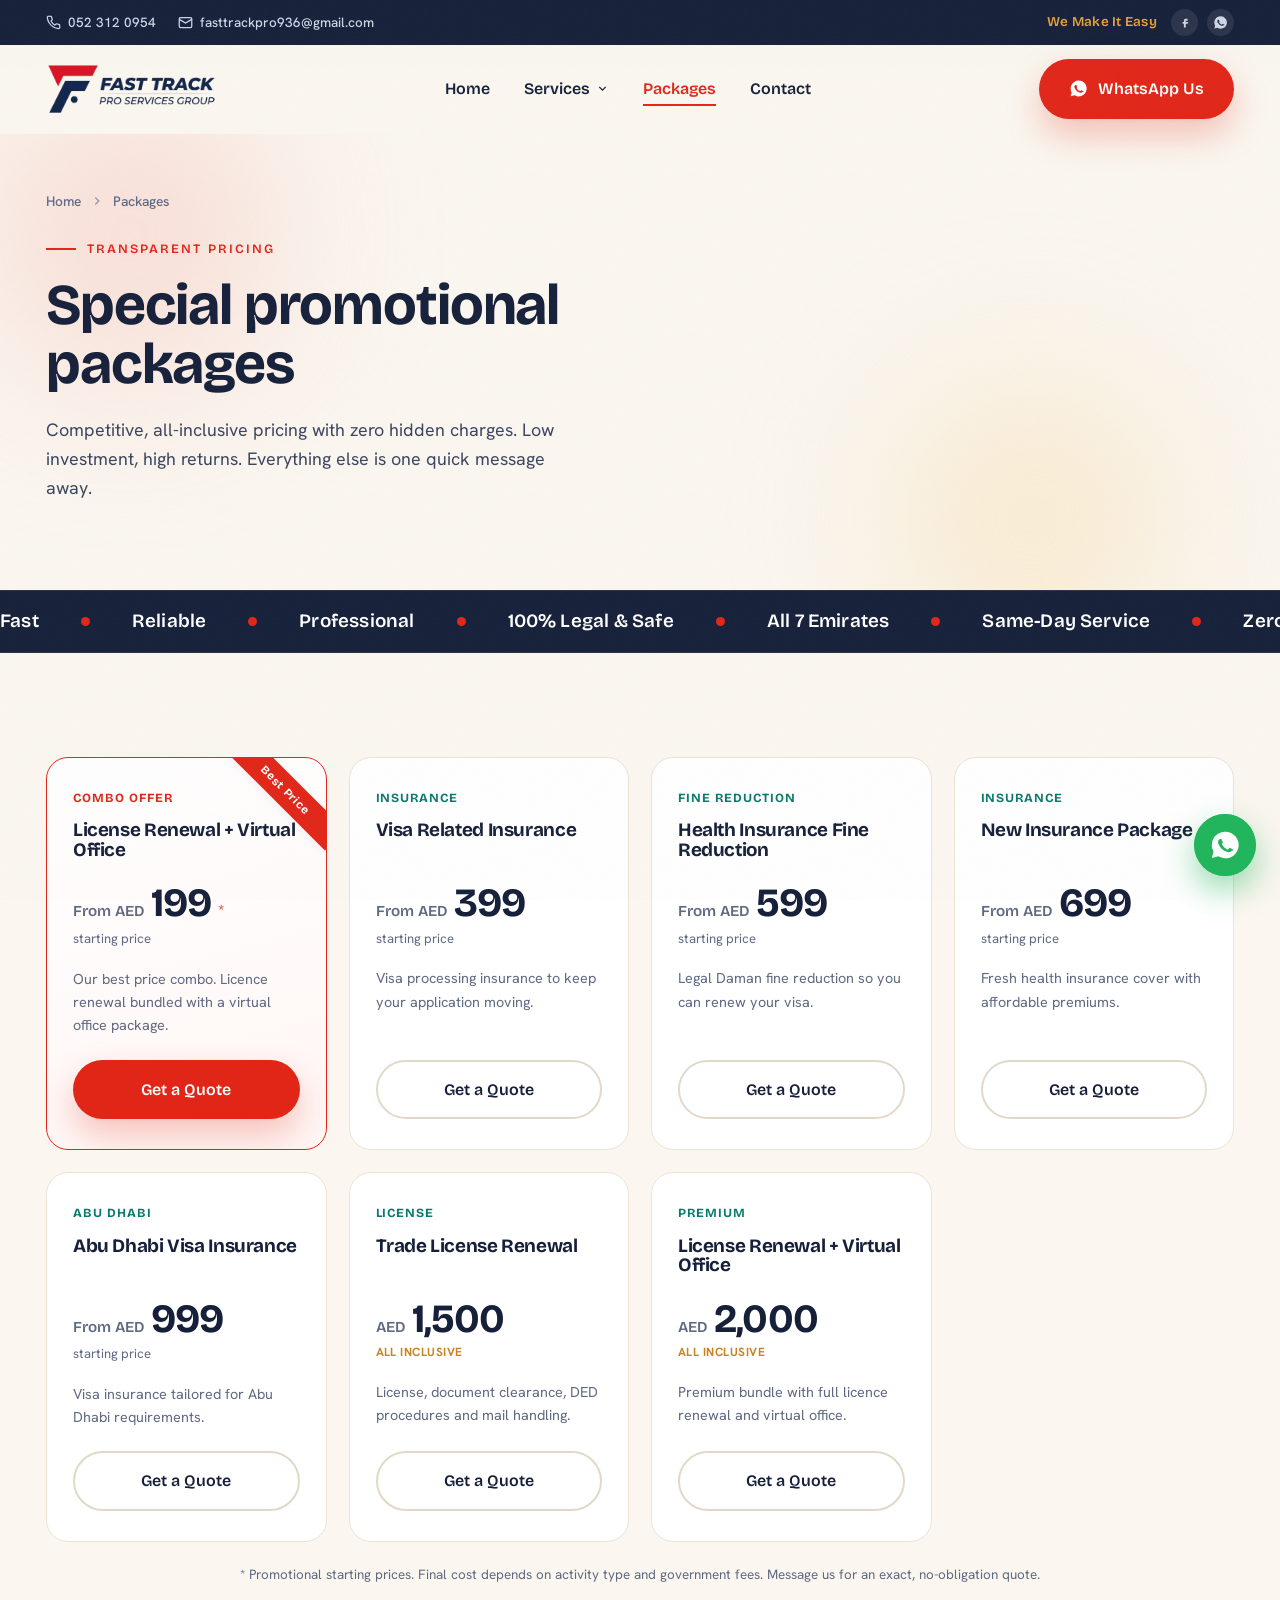
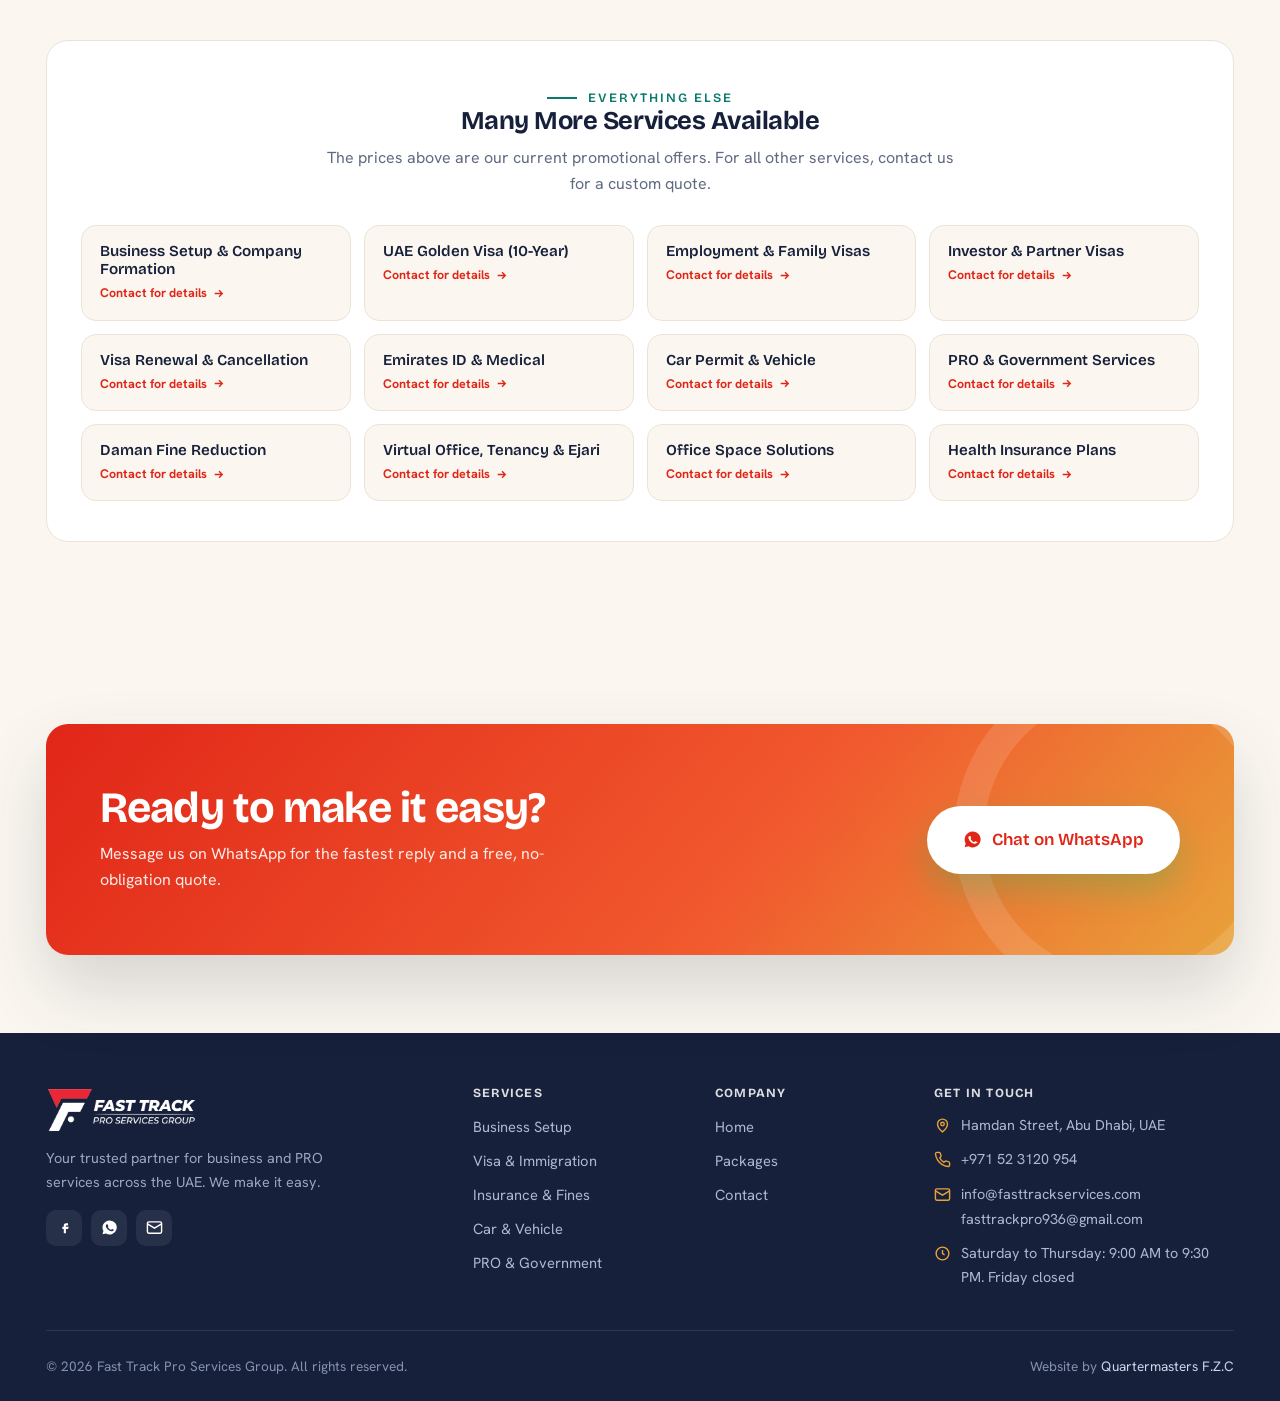
<file: premium/packages.html>
<!DOCTYPE html>
<html lang="en">
<head>
<meta charset="UTF-8">
<meta name="viewport" content="width=device-width, initial-scale=1.0">
<title>Packages & Pricing | Fast Track Pro Services Group</title>
<meta name="description" content="Current promotional packages from Fast Track Pro Services Group. License renewal from AED 199, visa insurance, Daman fine reduction and more across the UAE.">
<meta name="theme-color" content="#16203A">
<link rel="icon" type="image/png" href="assets/logos/favicon.png">
<meta property="og:type" content="website">
<meta property="og:site_name" content="Fast Track Pro Services Group">
<meta property="og:title" content="Packages & Pricing | Fast Track Pro Services Group">
<meta property="og:description" content="Current promotional packages from Fast Track Pro Services Group. License renewal from AED 199, visa insurance, Daman fine reduction and more across the UAE.">
<meta property="og:url" content="https://mujtaba9598-hasan.github.io/fasttrackPRo/premium/packages.html">
<meta property="og:image" content="https://mujtaba9598-hasan.github.io/fasttrackPRo/premium/assets/brand/og-image.jpg">
<meta property="og:image:width" content="1200"><meta property="og:image:height" content="630">
<meta name="twitter:card" content="summary_large_image">
<meta name="twitter:title" content="Packages & Pricing | Fast Track Pro Services Group">
<meta name="twitter:description" content="Current promotional packages from Fast Track Pro Services Group. License renewal from AED 199, visa insurance, Daman fine reduction and more across the UAE.">
<meta name="twitter:image" content="https://mujtaba9598-hasan.github.io/fasttrackPRo/premium/assets/brand/og-image.jpg">
<link rel="preconnect" href="https://fonts.googleapis.com">
<link rel="preconnect" href="https://fonts.gstatic.com" crossorigin>
<link href="https://fonts.googleapis.com/css2?family=Bricolage+Grotesque:opsz,wght@12..96,500;12..96,600;12..96,700;12..96,800&family=Hanken+Grotesk:wght@400;500;600;700&display=swap" rel="stylesheet">
<link rel="stylesheet" href="assets/css/style.css">
</head>
<body>
<div class="topbar">
  <div class="container">
    <div class="tb-left">
      <a href="tel:+971523120954"><svg viewBox="0 0 24 24" fill="none" stroke="currentColor" stroke-width="2"><path d="M22 16.9v3a2 2 0 0 1-2.2 2 19.8 19.8 0 0 1-8.6-3.1 19.5 19.5 0 0 1-6-6A19.8 19.8 0 0 1 2.1 4.2 2 2 0 0 1 4.1 2h3a2 2 0 0 1 2 1.7c.1.9.4 1.8.7 2.7a2 2 0 0 1-.5 2.1L8.1 9.9a16 16 0 0 0 6 6l1.4-1.2a2 2 0 0 1 2.1-.4c.9.3 1.8.6 2.7.7a2 2 0 0 1 1.7 2Z"/></svg> 052 312 0954</a>
      <a class="tb-mail" href="mailto:fasttrackpro936@gmail.com"><svg viewBox="0 0 24 24" fill="none" stroke="currentColor" stroke-width="2"><rect x="2" y="4" width="20" height="16" rx="2"/><path d="m2 7 10 6 10-6"/></svg> fasttrackpro936@gmail.com</a>
    </div>
    <div class="tb-right">
      <span class="tb-tag">We Make It Easy</span>
      <div class="tb-soc">
        <a href="https://www.facebook.com/FastTrackPROServices" target="_blank" rel="noopener" aria-label="Facebook"><svg viewBox="0 0 24 24" fill="currentColor"><path d="M14 9h3V6h-3c-1.7 0-3 1.3-3 3v2H9v3h2v6h3v-6h3l1-3h-4V9c0-.6.4-1 1-1Z"/></svg></a>
        <a href="https://wa.me/971523120954" target="_blank" rel="noopener" aria-label="WhatsApp"><svg viewBox="0 0 24 24" fill="currentColor"><path d="M12 2a10 10 0 0 0-8.6 15l-1.3 4.7L7 20.5A10 10 0 1 0 12 2Zm5.3 14.1c-.2.6-1.3 1.2-1.8 1.2-.5.1-1 .2-3.2-.7-2.7-1.1-4.4-3.9-4.5-4.1-.1-.2-1-1.4-1-2.6 0-1.3.6-1.9.9-2.1.2-.3.5-.3.7-.3h.5c.2 0 .4 0 .6.5l.8 2c.1.2.1.3 0 .5l-.4.6c-.2.2-.3.3-.1.6.2.3.8 1.3 1.7 2.1 1.2 1 2.1 1.4 2.4 1.5.2.1.4.1.6-.1l.7-.9c.2-.2.4-.2.6-.1l1.9.9c.3.1.4.2.5.3.1.2.1.6-.1 1Z"/></svg></a>
      </div>
    </div>
  </div>
</div>
<nav class="nav" id="nav">
  <div class="container">
    <a class="brand" href="index.html" aria-label="Fast Track Pro Services Group"><img src="assets/logos/fast-track-pro-logo.png" alt="Fast Track Pro Services Group"></a>
    <ul class="nav-links" id="navLinks">
      <li><a href="index.html">Home</a></li>
      <li class="has-drop" id="svcDrop"><a href="index.html#services">Services <svg class="caret" viewBox="0 0 24 24" fill="none" stroke="currentColor" stroke-width="2.4"><path d="m6 9 6 6 6-6"/></svg></a>
        <div class="dropdown"><a class="drop-item" href="business-setup.html"><span class="drop-ic di-1"><svg viewBox="0 0 24 24" fill="none" stroke="currentColor" stroke-width="1.8"><path d="M3 21h18M5 21V7l7-4 7 4v14M9 9h0M9 13h0M9 17h0M15 9h0M15 13h0M15 17h0"/></svg></span><span class="drop-txt"><b>Business Setup, Licensing &amp; Workspace</b><span>Business & Workspace</span></span></a><a class="drop-item" href="visa-immigration.html"><span class="drop-ic di-2"><svg viewBox="0 0 24 24" fill="none" stroke="currentColor" stroke-width="1.8"><rect x="4" y="2" width="16" height="20" rx="2"/><circle cx="12" cy="9" r="2.6"/><path d="M8 16c.8-2 2.3-3 4-3s3.2 1 4 3"/></svg></span><span class="drop-txt"><b>Visa &amp; Immigration Services</b><span>Visa & Immigration</span></span></a><a class="drop-item" href="insurance.html"><span class="drop-ic di-3"><svg viewBox="0 0 24 24" fill="none" stroke="currentColor" stroke-width="1.8"><path d="M12 2 4 5v6c0 5 3.4 8.5 8 11 4.6-2.5 8-6 8-11V5l-8-3Z"/><path d="m9 12 2 2 4-4"/></svg></span><span class="drop-txt"><b>Insurance &amp; Fine Reduction</b><span>Insurance & Fines</span></span></a><a class="drop-item" href="vehicle.html"><span class="drop-ic di-4"><svg viewBox="0 0 24 24" fill="none" stroke="currentColor" stroke-width="1.8"><path d="M5 16V11l2-5h10l2 5v5M5 16h14M5 16v2H3v-2M19 16v2h2v-2"/><circle cx="8" cy="16" r="1.6"/><circle cx="16" cy="16" r="1.6"/></svg></span><span class="drop-txt"><b>Car Permit &amp; Vehicle Services</b><span>Car & Vehicle</span></span></a><a class="drop-item" href="pro-government.html"><span class="drop-ic di-5"><svg viewBox="0 0 24 24" fill="none" stroke="currentColor" stroke-width="1.8"><path d="M14 2H6a2 2 0 0 0-2 2v16a2 2 0 0 0 2 2h12a2 2 0 0 0 2-2V8l-6-6Z"/><path d="M14 2v6h6"/><circle cx="12" cy="14" r="2.4"/><path d="M9.5 19c.5-1.4 1.4-2 2.5-2s2 .6 2.5 2"/></svg></span><span class="drop-txt"><b>PRO &amp; Government Services</b><span>PRO & Government</span></span></a></div>
      </li>
      <li class="active"><a href="packages.html">Packages</a></li>
      <li><a href="contact.html">Contact</a></li>
    </ul>
    <div class="nav-cta">
      <a class="btn btn-red" href="https://wa.me/971523120954?text=Hello%20Fast%20Track%20Pro%20Services%2C%20I%20would%20like%20to%20know%20more%20about%20your%20services." target="_blank" rel="noopener"><svg viewBox="0 0 24 24" fill="currentColor"><path d="M12 2a10 10 0 0 0-8.6 15l-1.3 4.7L7 20.5A10 10 0 1 0 12 2Zm5.3 14.1c-.2.6-1.3 1.2-1.8 1.2-.5.1-1 .2-3.2-.7-2.7-1.1-4.4-3.9-4.5-4.1-.1-.2-1-1.4-1-2.6 0-1.3.6-1.9.9-2.1.2-.3.5-.3.7-.3h.5c.2 0 .4 0 .6.5l.8 2c.1.2.1.3 0 .5l-.4.6c-.2.2-.3.3-.1.6.2.3.8 1.3 1.7 2.1 1.2 1 2.1 1.4 2.4 1.5.2.1.4.1.6-.1l.7-.9c.2-.2.4-.2.6-.1l1.9.9c.3.1.4.2.5.3.1.2.1.6-.1 1Z"/></svg><span class="navwa-txt">WhatsApp Us</span></a>
      <button class="hamburger" id="hamburger" aria-label="Menu"><span></span><span></span><span></span></button>
    </div>
  </div>
</nav>

<section class="phero">
  <div class="mesh"><i class="m-red" style="top:-120px;left:-90px"></i><i class="m-gold" style="bottom:-140px;right:3%"></i></div>
  <div class="container">
    <div class="crumbs reveal"><a href="index.html">Home</a><svg viewBox="0 0 24 24" fill="none" stroke="currentColor" stroke-width="2.4"><path d="m9 6 6 6-6 6"/></svg><span>Packages</span></div>
    <div class="reveal" style="max-width:720px">
      <span class="eyebrow">Transparent Pricing</span>
      <h1 style="margin:16px 0 14px">Special promotional packages</h1>
      <p class="lead">Competitive, all-inclusive pricing with zero hidden charges. Low investment, high returns. Everything else is one quick message away.</p>
    </div>
  </div>
</section>
<div class="marquee"><div class="mq-track"><span>Fast</span><span>Reliable</span><span>Professional</span><span>100% Legal & Safe</span><span>All 7 Emirates</span><span>Same-Day Service</span><span>Zero Hidden Charges</span><span>One Stop Solution</span></div><div class="mq-track" aria-hidden="true"><span>Fast</span><span>Reliable</span><span>Professional</span><span>100% Legal & Safe</span><span>All 7 Emirates</span><span>Same-Day Service</span><span>Zero Hidden Charges</span><span>One Stop Solution</span></div></div>
<section class="section">
  <div class="container"><div class="pkg-grid"><div class="pcard feat reveal"><span class="ribbon">Best Price</span>
        <span class="pcat">Combo Offer</span>
        <h3>License Renewal + Virtual Office</h3>
        <div class="pprice"><span class="cur">From AED</span><span class="amt">199</span><span class="star">*</span></div><div class="plbl">starting price</div>
        <p class="pdesc">Our best price combo. Licence renewal bundled with a virtual office package.</p>
        <a class="btn btn-red" href="https://wa.me/971523120954?text=Hello%20Fast%20Track%20Pro%20Services%2C%20I%20am%20interested%20in%3A%20License%20Renewal%20%2B%20Virtual%20Office%20%28AED%20199%29." target="_blank" rel="noopener">Get a Quote</a>
      </div><div class="pcard reveal">
        <span class="pcat">Insurance</span>
        <h3>Visa Related Insurance</h3>
        <div class="pprice"><span class="cur">From AED</span><span class="amt">399</span></div><div class="plbl">starting price</div>
        <p class="pdesc">Visa processing insurance to keep your application moving.</p>
        <a class="btn btn-ghost" href="https://wa.me/971523120954?text=Hello%20Fast%20Track%20Pro%20Services%2C%20I%20am%20interested%20in%3A%20Visa%20Related%20Insurance%20%28AED%20399%29." target="_blank" rel="noopener">Get a Quote</a>
      </div><div class="pcard reveal">
        <span class="pcat">Fine Reduction</span>
        <h3>Health Insurance Fine Reduction</h3>
        <div class="pprice"><span class="cur">From AED</span><span class="amt">599</span></div><div class="plbl">starting price</div>
        <p class="pdesc">Legal Daman fine reduction so you can renew your visa.</p>
        <a class="btn btn-ghost" href="https://wa.me/971523120954?text=Hello%20Fast%20Track%20Pro%20Services%2C%20I%20am%20interested%20in%3A%20Health%20Insurance%20Fine%20Reduction%20%28AED%20599%29." target="_blank" rel="noopener">Get a Quote</a>
      </div><div class="pcard reveal">
        <span class="pcat">Insurance</span>
        <h3>New Insurance Package</h3>
        <div class="pprice"><span class="cur">From AED</span><span class="amt">699</span></div><div class="plbl">starting price</div>
        <p class="pdesc">Fresh health insurance cover with affordable premiums.</p>
        <a class="btn btn-ghost" href="https://wa.me/971523120954?text=Hello%20Fast%20Track%20Pro%20Services%2C%20I%20am%20interested%20in%3A%20New%20Insurance%20Package%20%28AED%20699%29." target="_blank" rel="noopener">Get a Quote</a>
      </div><div class="pcard reveal">
        <span class="pcat">Abu Dhabi</span>
        <h3>Abu Dhabi Visa Insurance</h3>
        <div class="pprice"><span class="cur">From AED</span><span class="amt">999</span></div><div class="plbl">starting price</div>
        <p class="pdesc">Visa insurance tailored for Abu Dhabi requirements.</p>
        <a class="btn btn-ghost" href="https://wa.me/971523120954?text=Hello%20Fast%20Track%20Pro%20Services%2C%20I%20am%20interested%20in%3A%20Abu%20Dhabi%20Visa%20Insurance%20%28AED%20999%29." target="_blank" rel="noopener">Get a Quote</a>
      </div><div class="pcard reveal">
        <span class="pcat">License</span>
        <h3>Trade License Renewal</h3>
        <div class="pprice"><span class="cur">AED</span><span class="amt">1,500</span></div><div class="plbl inc">All Inclusive</div>
        <p class="pdesc">License, document clearance, DED procedures and mail handling.</p>
        <a class="btn btn-ghost" href="https://wa.me/971523120954?text=Hello%20Fast%20Track%20Pro%20Services%2C%20I%20am%20interested%20in%3A%20Trade%20License%20Renewal%20%28AED%201%2C500%29." target="_blank" rel="noopener">Get a Quote</a>
      </div><div class="pcard reveal">
        <span class="pcat">Premium</span>
        <h3>License Renewal + Virtual Office</h3>
        <div class="pprice"><span class="cur">AED</span><span class="amt">2,000</span></div><div class="plbl inc">All Inclusive</div>
        <p class="pdesc">Premium bundle with full licence renewal and virtual office.</p>
        <a class="btn btn-ghost" href="https://wa.me/971523120954?text=Hello%20Fast%20Track%20Pro%20Services%2C%20I%20am%20interested%20in%3A%20License%20Renewal%20%2B%20Virtual%20Office%20%28AED%202%2C000%29." target="_blank" rel="noopener">Get a Quote</a>
      </div></div><p class="pkg-foot">* Promotional starting prices. Final cost depends on activity type and government fees. Message us for an exact, no-obligation quote.</p><div class="more reveal">
      <div class="center"><span class="eyebrow teal" style="justify-content:center">Everything Else</span>
      <h3>Many More Services Available</h3>
      <p>The prices above are our current promotional offers. For all other services, contact us for a custom quote.</p></div>
      <div class="more-grid"><a class="mchip" href="https://wa.me/971523120954?text=Hello%20Fast%20Track%20Pro%20Services%2C%20Please%20share%20details%20and%20pricing%20for%3A%20Business%20Setup%20%26%20Company%20Formation" target="_blank" rel="noopener"><b>Business Setup & Company Formation</b><span>Contact for details <svg viewBox="0 0 24 24" fill="none" stroke="currentColor" stroke-width="2.5"><path d="M5 12h14M13 6l6 6-6 6"/></svg></span></a><a class="mchip" href="https://wa.me/971523120954?text=Hello%20Fast%20Track%20Pro%20Services%2C%20Please%20share%20details%20and%20pricing%20for%3A%20UAE%20Golden%20Visa%20%2810-Year%29" target="_blank" rel="noopener"><b>UAE Golden Visa (10-Year)</b><span>Contact for details <svg viewBox="0 0 24 24" fill="none" stroke="currentColor" stroke-width="2.5"><path d="M5 12h14M13 6l6 6-6 6"/></svg></span></a><a class="mchip" href="https://wa.me/971523120954?text=Hello%20Fast%20Track%20Pro%20Services%2C%20Please%20share%20details%20and%20pricing%20for%3A%20Employment%20%26%20Family%20Visas" target="_blank" rel="noopener"><b>Employment & Family Visas</b><span>Contact for details <svg viewBox="0 0 24 24" fill="none" stroke="currentColor" stroke-width="2.5"><path d="M5 12h14M13 6l6 6-6 6"/></svg></span></a><a class="mchip" href="https://wa.me/971523120954?text=Hello%20Fast%20Track%20Pro%20Services%2C%20Please%20share%20details%20and%20pricing%20for%3A%20Investor%20%26%20Partner%20Visas" target="_blank" rel="noopener"><b>Investor & Partner Visas</b><span>Contact for details <svg viewBox="0 0 24 24" fill="none" stroke="currentColor" stroke-width="2.5"><path d="M5 12h14M13 6l6 6-6 6"/></svg></span></a><a class="mchip" href="https://wa.me/971523120954?text=Hello%20Fast%20Track%20Pro%20Services%2C%20Please%20share%20details%20and%20pricing%20for%3A%20Visa%20Renewal%20%26%20Cancellation" target="_blank" rel="noopener"><b>Visa Renewal & Cancellation</b><span>Contact for details <svg viewBox="0 0 24 24" fill="none" stroke="currentColor" stroke-width="2.5"><path d="M5 12h14M13 6l6 6-6 6"/></svg></span></a><a class="mchip" href="https://wa.me/971523120954?text=Hello%20Fast%20Track%20Pro%20Services%2C%20Please%20share%20details%20and%20pricing%20for%3A%20Emirates%20ID%20%26%20Medical" target="_blank" rel="noopener"><b>Emirates ID & Medical</b><span>Contact for details <svg viewBox="0 0 24 24" fill="none" stroke="currentColor" stroke-width="2.5"><path d="M5 12h14M13 6l6 6-6 6"/></svg></span></a><a class="mchip" href="https://wa.me/971523120954?text=Hello%20Fast%20Track%20Pro%20Services%2C%20Please%20share%20details%20and%20pricing%20for%3A%20Car%20Permit%20%26%20Vehicle" target="_blank" rel="noopener"><b>Car Permit & Vehicle</b><span>Contact for details <svg viewBox="0 0 24 24" fill="none" stroke="currentColor" stroke-width="2.5"><path d="M5 12h14M13 6l6 6-6 6"/></svg></span></a><a class="mchip" href="https://wa.me/971523120954?text=Hello%20Fast%20Track%20Pro%20Services%2C%20Please%20share%20details%20and%20pricing%20for%3A%20PRO%20%26%20Government%20Services" target="_blank" rel="noopener"><b>PRO & Government Services</b><span>Contact for details <svg viewBox="0 0 24 24" fill="none" stroke="currentColor" stroke-width="2.5"><path d="M5 12h14M13 6l6 6-6 6"/></svg></span></a><a class="mchip" href="https://wa.me/971523120954?text=Hello%20Fast%20Track%20Pro%20Services%2C%20Please%20share%20details%20and%20pricing%20for%3A%20Daman%20Fine%20Reduction" target="_blank" rel="noopener"><b>Daman Fine Reduction</b><span>Contact for details <svg viewBox="0 0 24 24" fill="none" stroke="currentColor" stroke-width="2.5"><path d="M5 12h14M13 6l6 6-6 6"/></svg></span></a><a class="mchip" href="https://wa.me/971523120954?text=Hello%20Fast%20Track%20Pro%20Services%2C%20Please%20share%20details%20and%20pricing%20for%3A%20Virtual%20Office%2C%20Tenancy%20%26%20Ejari" target="_blank" rel="noopener"><b>Virtual Office, Tenancy & Ejari</b><span>Contact for details <svg viewBox="0 0 24 24" fill="none" stroke="currentColor" stroke-width="2.5"><path d="M5 12h14M13 6l6 6-6 6"/></svg></span></a><a class="mchip" href="https://wa.me/971523120954?text=Hello%20Fast%20Track%20Pro%20Services%2C%20Please%20share%20details%20and%20pricing%20for%3A%20Office%20Space%20Solutions" target="_blank" rel="noopener"><b>Office Space Solutions</b><span>Contact for details <svg viewBox="0 0 24 24" fill="none" stroke="currentColor" stroke-width="2.5"><path d="M5 12h14M13 6l6 6-6 6"/></svg></span></a><a class="mchip" href="https://wa.me/971523120954?text=Hello%20Fast%20Track%20Pro%20Services%2C%20Please%20share%20details%20and%20pricing%20for%3A%20Health%20Insurance%20Plans" target="_blank" rel="noopener"><b>Health Insurance Plans</b><span>Contact for details <svg viewBox="0 0 24 24" fill="none" stroke="currentColor" stroke-width="2.5"><path d="M5 12h14M13 6l6 6-6 6"/></svg></span></a></div>
    </div></div>
</section>
<section class="section tight"><div class="container"><div class="cta reveal">
    <div class="cta-txt"><h2>Ready to make it easy?</h2><p>Message us on WhatsApp for the fastest reply and a free, no-obligation quote.</p></div>
    <a class="btn btn-wa btn-lg" href="https://wa.me/971523120954?text=Hello%20Fast%20Track%20Pro%20Services%2C%20I%20would%20like%20a%20free%20consultation." target="_blank" rel="noopener"><svg viewBox="0 0 24 24" fill="currentColor"><path d="M12 2a10 10 0 0 0-8.6 15l-1.3 4.7L7 20.5A10 10 0 1 0 12 2Zm5.3 14.1c-.2.6-1.3 1.2-1.8 1.2-.5.1-1 .2-3.2-.7-2.7-1.1-4.4-3.9-4.5-4.1-.1-.2-1-1.4-1-2.6 0-1.3.6-1.9.9-2.1.2-.3.5-.3.7-.3h.5c.2 0 .4 0 .6.5l.8 2c.1.2.1.3 0 .5l-.4.6c-.2.2-.3.3-.1.6.2.3.8 1.3 1.7 2.1 1.2 1 2.1 1.4 2.4 1.5.2.1.4.1.6-.1l.7-.9c.2-.2.4-.2.6-.1l1.9.9c.3.1.4.2.5.3.1.2.1.6-.1 1Z"/></svg> Chat on WhatsApp</a>
  </div></div></section>
<footer class="footer">
  <div class="container">
    <div class="foot-grid">
      <div class="foot-brand">
        <img src="assets/logos/fast-track-pro-logo-white.png" alt="Fast Track Pro Services Group">
        <p>Your trusted partner for business and PRO services across the UAE. We make it easy.</p>
        <div class="foot-soc">
          <a href="https://www.facebook.com/FastTrackPROServices" target="_blank" rel="noopener" aria-label="Facebook"><svg viewBox="0 0 24 24" fill="currentColor"><path d="M14 9h3V6h-3c-1.7 0-3 1.3-3 3v2H9v3h2v6h3v-6h3l1-3h-4V9c0-.6.4-1 1-1Z"/></svg></a>
          <a href="https://wa.me/971523120954" target="_blank" rel="noopener" aria-label="WhatsApp"><svg viewBox="0 0 24 24" fill="currentColor"><path d="M12 2a10 10 0 0 0-8.6 15l-1.3 4.7L7 20.5A10 10 0 1 0 12 2Zm5.3 14.1c-.2.6-1.3 1.2-1.8 1.2-.5.1-1 .2-3.2-.7-2.7-1.1-4.4-3.9-4.5-4.1-.1-.2-1-1.4-1-2.6 0-1.3.6-1.9.9-2.1.2-.3.5-.3.7-.3h.5c.2 0 .4 0 .6.5l.8 2c.1.2.1.3 0 .5l-.4.6c-.2.2-.3.3-.1.6.2.3.8 1.3 1.7 2.1 1.2 1 2.1 1.4 2.4 1.5.2.1.4.1.6-.1l.7-.9c.2-.2.4-.2.6-.1l1.9.9c.3.1.4.2.5.3.1.2.1.6-.1 1Z"/></svg></a>
          <a href="mailto:fasttrackpro936@gmail.com" aria-label="Email"><svg viewBox="0 0 24 24" fill="none" stroke="currentColor" stroke-width="2"><rect x="2" y="4" width="20" height="16" rx="2"/><path d="m2 7 10 6 10-6"/></svg></a>
        </div>
      </div>
      <div class="foot-col"><h4>Services</h4><ul><li><a href="business-setup.html">Business Setup</a></li><li><a href="visa-immigration.html">Visa &amp; Immigration</a></li><li><a href="insurance.html">Insurance &amp; Fines</a></li><li><a href="vehicle.html">Car &amp; Vehicle</a></li><li><a href="pro-government.html">PRO &amp; Government</a></li></ul></div>
      <div class="foot-col"><h4>Company</h4><ul>
        <li><a href="index.html">Home</a></li>
        <li><a href="packages.html">Packages</a></li>
        <li><a href="contact.html">Contact</a></li>
      </ul></div>
      <div class="foot-c"><h4>Get In Touch</h4>
        <div><svg viewBox="0 0 24 24" fill="none" stroke="currentColor" stroke-width="2"><path d="M12 21s-7-5.2-7-11a7 7 0 0 1 14 0c0 5.8-7 11-7 11Z"/><circle cx="12" cy="10" r="2.5"/></svg><span>Hamdan Street, Abu Dhabi, UAE</span></div>
        <div><svg viewBox="0 0 24 24" fill="none" stroke="currentColor" stroke-width="2"><path d="M22 16.9v3a2 2 0 0 1-2.2 2 19.8 19.8 0 0 1-8.6-3.1 19.5 19.5 0 0 1-6-6A19.8 19.8 0 0 1 2.1 4.2 2 2 0 0 1 4.1 2h3a2 2 0 0 1 2 1.7c.1.9.4 1.8.7 2.7a2 2 0 0 1-.5 2.1L8.1 9.9a16 16 0 0 0 6 6l1.4-1.2a2 2 0 0 1 2.1-.4c.9.3 1.8.6 2.7.7a2 2 0 0 1 1.7 2Z"/></svg><a href="tel:+971523120954">+971 52 3120 954</a></div>
        <div><svg viewBox="0 0 24 24" fill="none" stroke="currentColor" stroke-width="2"><rect x="2" y="4" width="20" height="16" rx="2"/><path d="m2 7 10 6 10-6"/></svg><span style="display:flex;flex-direction:column;gap:2px"><a href="mailto:info@fasttrackservices.com">info@fasttrackservices.com</a><a href="mailto:fasttrackpro936@gmail.com">fasttrackpro936@gmail.com</a></span></div>
        <div><svg viewBox="0 0 24 24" fill="none" stroke="currentColor" stroke-width="2"><circle cx="12" cy="12" r="9"/><path d="M12 7v5l3 2"/></svg><span>Saturday to Thursday: 9:00 AM to 9:30 PM. Friday closed</span></div>
      </div>
    </div>
    <div class="foot-bottom">
      <span>&copy; 2026 Fast Track Pro Services Group. All rights reserved.</span>
      <span>Website by <a href="#">Quartermasters F.Z.C</a></span>
    </div>
  </div>
</footer>
<a class="fab" href="https://wa.me/971523120954?text=Hello%20Fast%20Track%20Pro%20Services%2C%20I%20would%20like%20to%20know%20more." target="_blank" rel="noopener" aria-label="Chat on WhatsApp"><span class="fab-ic"><svg viewBox="0 0 24 24" fill="currentColor"><path d="M12 2a10 10 0 0 0-8.6 15l-1.3 4.7L7 20.5A10 10 0 1 0 12 2Zm5.3 14.1c-.2.6-1.3 1.2-1.8 1.2-.5.1-1 .2-3.2-.7-2.7-1.1-4.4-3.9-4.5-4.1-.1-.2-1-1.4-1-2.6 0-1.3.6-1.9.9-2.1.2-.3.5-.3.7-.3h.5c.2 0 .4 0 .6.5l.8 2c.1.2.1.3 0 .5l-.4.6c-.2.2-.3.3-.1.6.2.3.8 1.3 1.7 2.1 1.2 1 2.1 1.4 2.4 1.5.2.1.4.1.6-.1l.7-.9c.2-.2.4-.2.6-.1l1.9.9c.3.1.4.2.5.3.1.2.1.6-.1 1Z"/></svg></span><span class="fab-txt">Chat with us</span></a>
<script src="assets/js/main.js"></script>
</body>
</html>
</file>
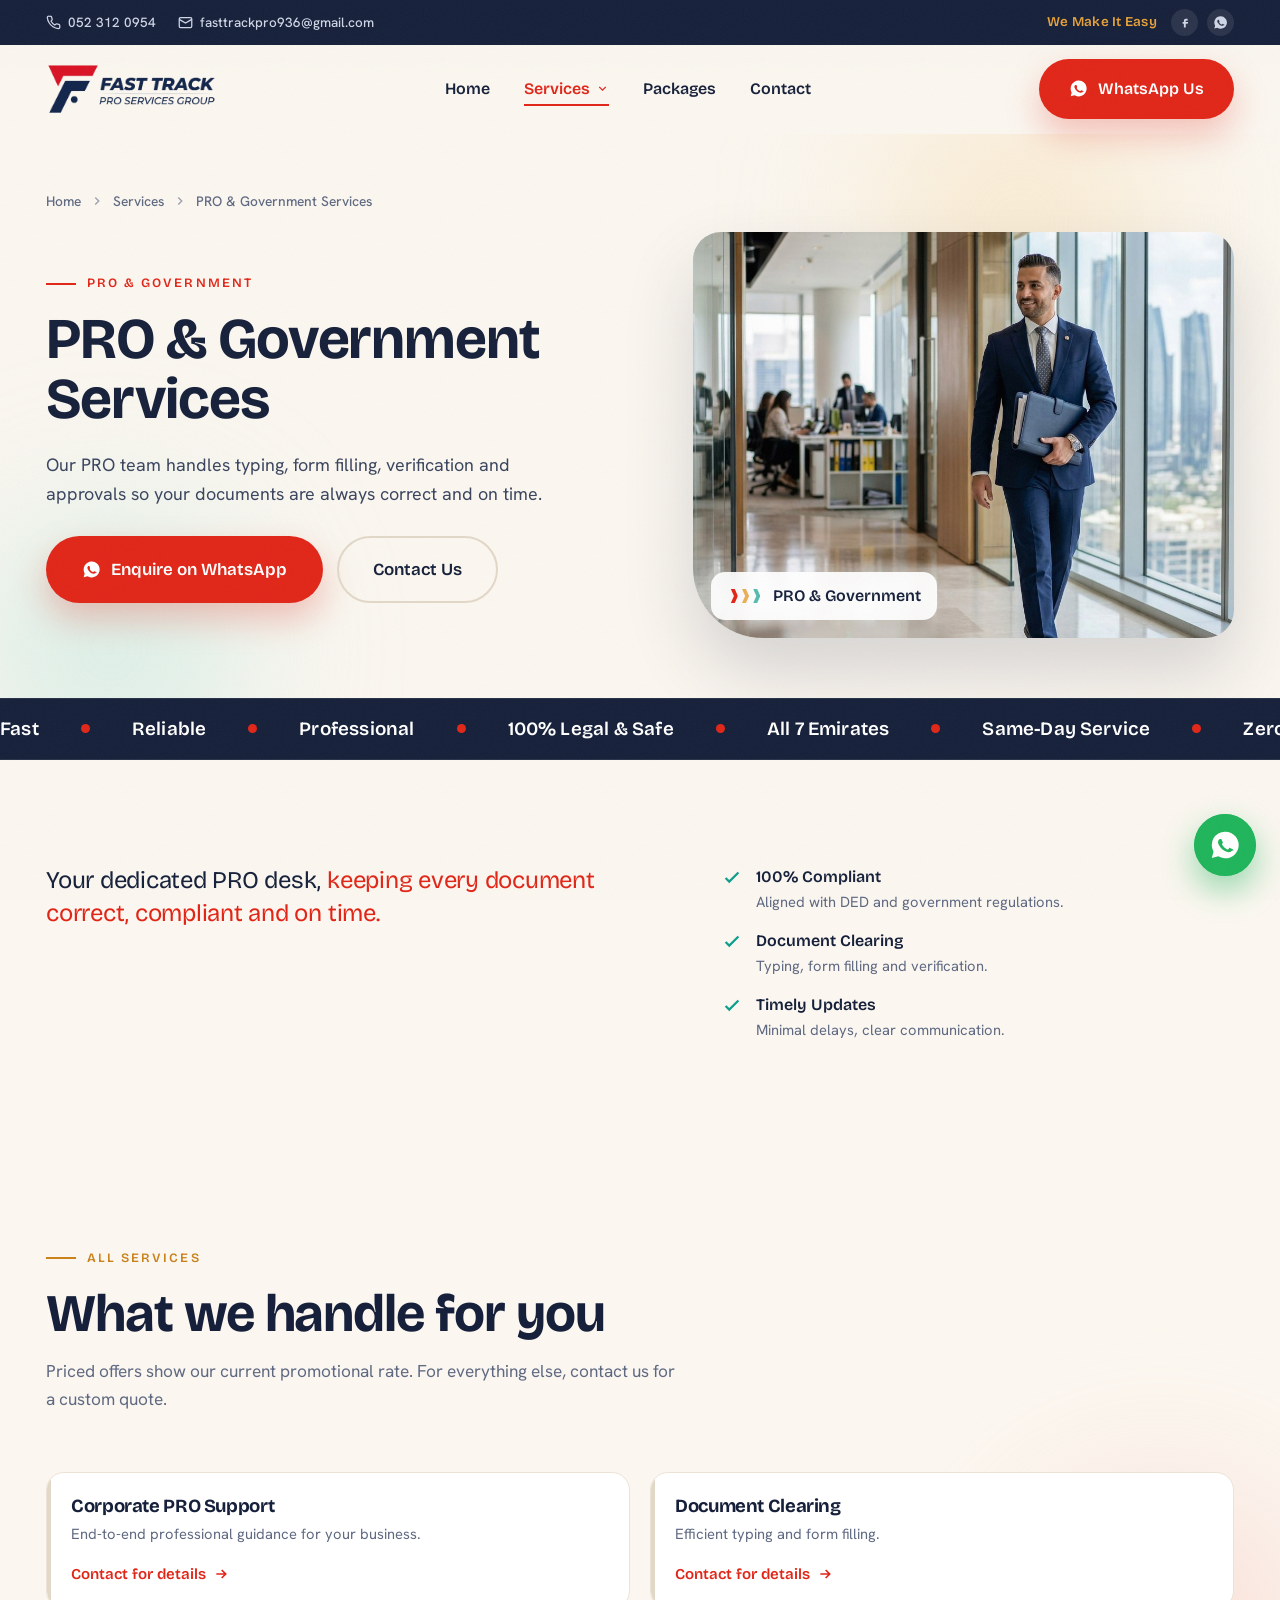
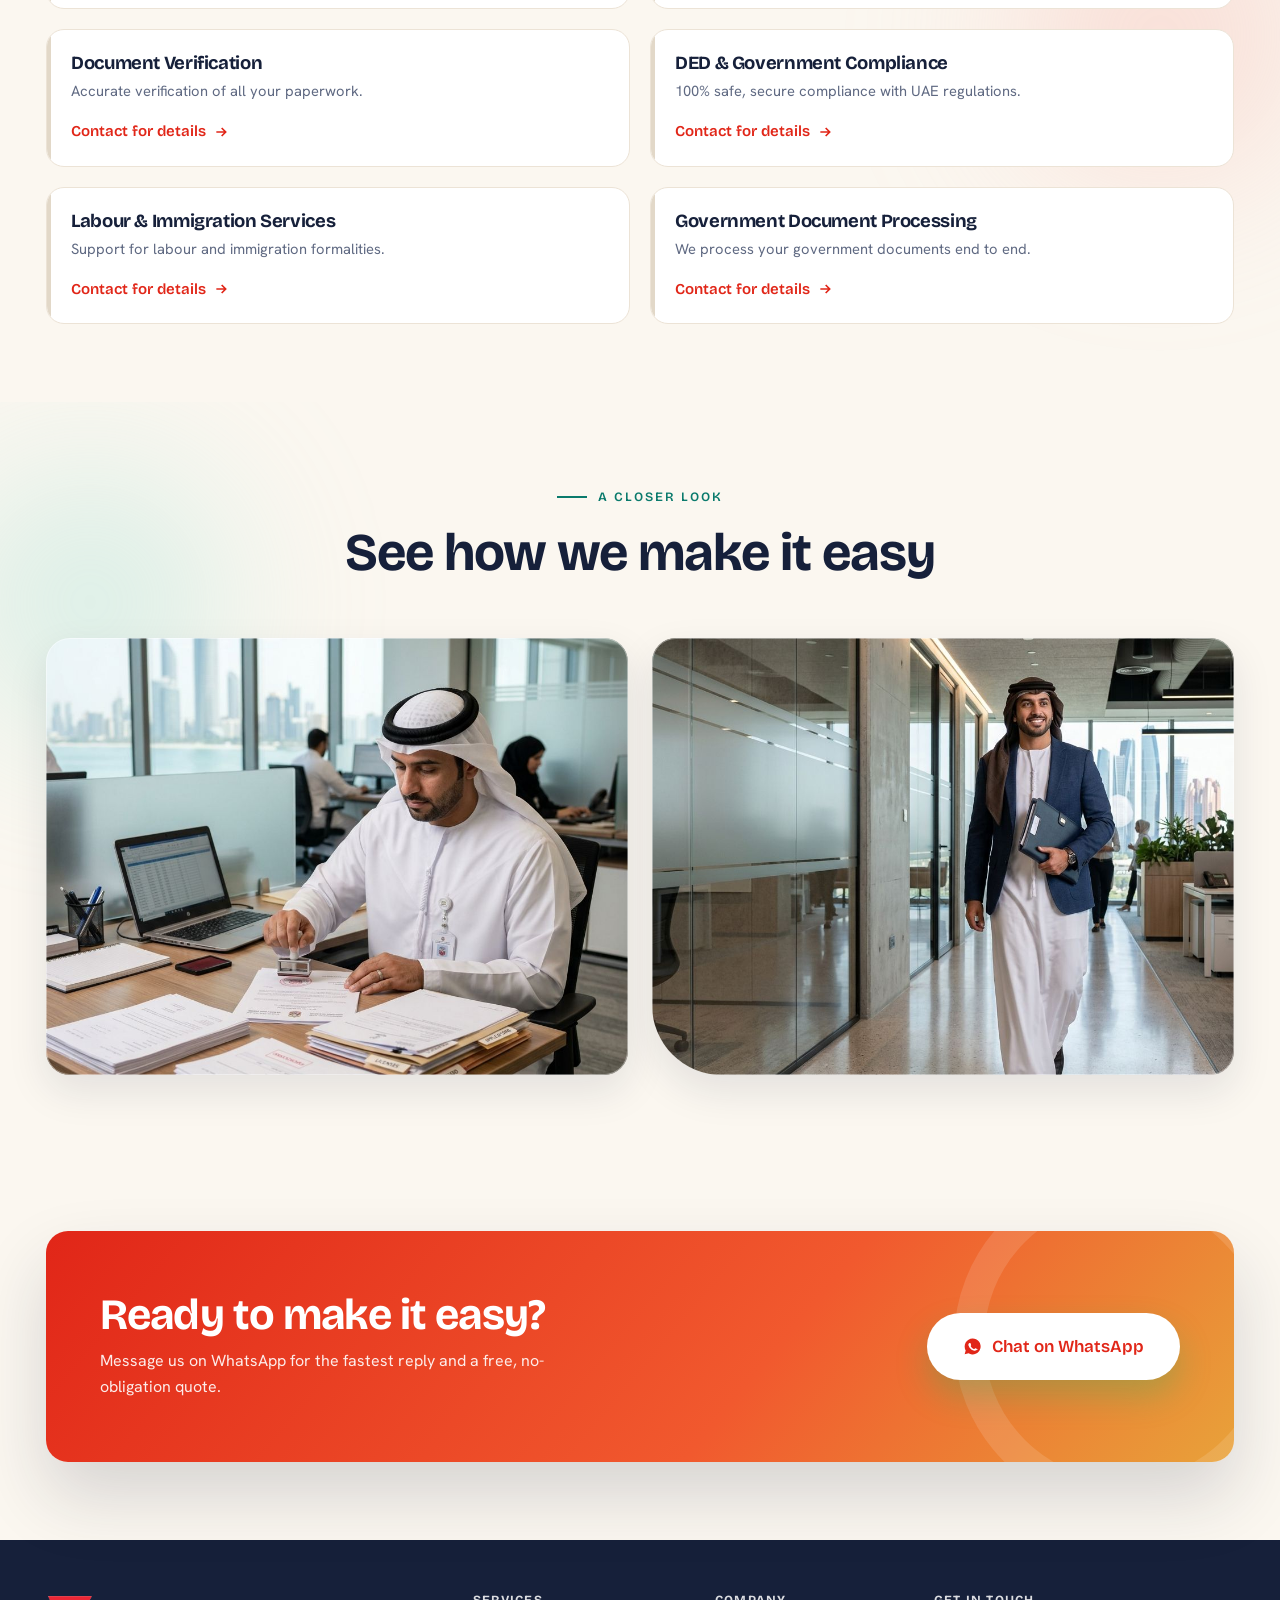
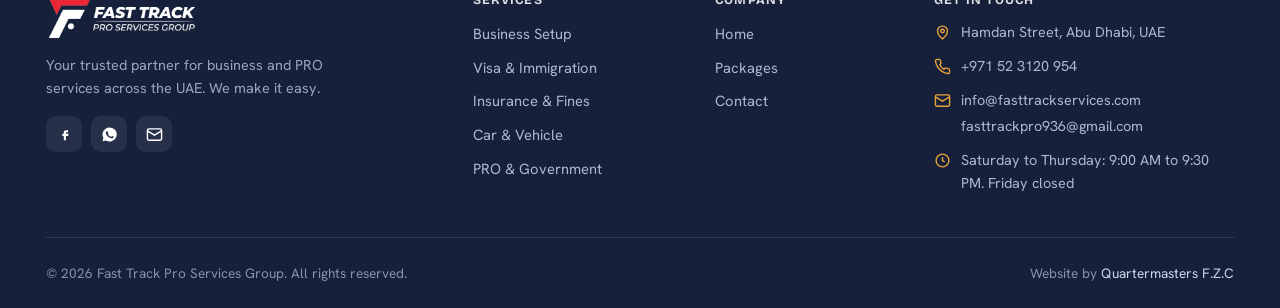
<file: premium/pro-government.html>
<!DOCTYPE html>
<html lang="en">
<head>
<meta charset="UTF-8">
<meta name="viewport" content="width=device-width, initial-scale=1.0">
<title>PRO & Government Services | Fast Track Pro Services Group</title>
<meta name="description" content="End-to-end professional guidance and document clearing, fully compliant with UAE government and DED rules.">
<meta name="theme-color" content="#16203A">
<link rel="icon" type="image/png" href="assets/logos/favicon.png">
<meta property="og:type" content="website">
<meta property="og:site_name" content="Fast Track Pro Services Group">
<meta property="og:title" content="PRO & Government Services | Fast Track Pro Services Group">
<meta property="og:description" content="End-to-end professional guidance and document clearing, fully compliant with UAE government and DED rules.">
<meta property="og:url" content="https://mujtaba9598-hasan.github.io/fasttrackPRo/premium/pro-government.html">
<meta property="og:image" content="https://mujtaba9598-hasan.github.io/fasttrackPRo/premium/assets/brand/og-image.jpg">
<meta property="og:image:width" content="1200"><meta property="og:image:height" content="630">
<meta name="twitter:card" content="summary_large_image">
<meta name="twitter:title" content="PRO & Government Services | Fast Track Pro Services Group">
<meta name="twitter:description" content="End-to-end professional guidance and document clearing, fully compliant with UAE government and DED rules.">
<meta name="twitter:image" content="https://mujtaba9598-hasan.github.io/fasttrackPRo/premium/assets/brand/og-image.jpg">
<link rel="preconnect" href="https://fonts.googleapis.com">
<link rel="preconnect" href="https://fonts.gstatic.com" crossorigin>
<link href="https://fonts.googleapis.com/css2?family=Bricolage+Grotesque:opsz,wght@12..96,500;12..96,600;12..96,700;12..96,800&family=Hanken+Grotesk:wght@400;500;600;700&display=swap" rel="stylesheet">
<link rel="stylesheet" href="assets/css/style.css">
</head>
<body>
<div class="topbar">
  <div class="container">
    <div class="tb-left">
      <a href="tel:+971523120954"><svg viewBox="0 0 24 24" fill="none" stroke="currentColor" stroke-width="2"><path d="M22 16.9v3a2 2 0 0 1-2.2 2 19.8 19.8 0 0 1-8.6-3.1 19.5 19.5 0 0 1-6-6A19.8 19.8 0 0 1 2.1 4.2 2 2 0 0 1 4.1 2h3a2 2 0 0 1 2 1.7c.1.9.4 1.8.7 2.7a2 2 0 0 1-.5 2.1L8.1 9.9a16 16 0 0 0 6 6l1.4-1.2a2 2 0 0 1 2.1-.4c.9.3 1.8.6 2.7.7a2 2 0 0 1 1.7 2Z"/></svg> 052 312 0954</a>
      <a class="tb-mail" href="mailto:fasttrackpro936@gmail.com"><svg viewBox="0 0 24 24" fill="none" stroke="currentColor" stroke-width="2"><rect x="2" y="4" width="20" height="16" rx="2"/><path d="m2 7 10 6 10-6"/></svg> fasttrackpro936@gmail.com</a>
    </div>
    <div class="tb-right">
      <span class="tb-tag">We Make It Easy</span>
      <div class="tb-soc">
        <a href="https://www.facebook.com/FastTrackPROServices" target="_blank" rel="noopener" aria-label="Facebook"><svg viewBox="0 0 24 24" fill="currentColor"><path d="M14 9h3V6h-3c-1.7 0-3 1.3-3 3v2H9v3h2v6h3v-6h3l1-3h-4V9c0-.6.4-1 1-1Z"/></svg></a>
        <a href="https://wa.me/971523120954" target="_blank" rel="noopener" aria-label="WhatsApp"><svg viewBox="0 0 24 24" fill="currentColor"><path d="M12 2a10 10 0 0 0-8.6 15l-1.3 4.7L7 20.5A10 10 0 1 0 12 2Zm5.3 14.1c-.2.6-1.3 1.2-1.8 1.2-.5.1-1 .2-3.2-.7-2.7-1.1-4.4-3.9-4.5-4.1-.1-.2-1-1.4-1-2.6 0-1.3.6-1.9.9-2.1.2-.3.5-.3.7-.3h.5c.2 0 .4 0 .6.5l.8 2c.1.2.1.3 0 .5l-.4.6c-.2.2-.3.3-.1.6.2.3.8 1.3 1.7 2.1 1.2 1 2.1 1.4 2.4 1.5.2.1.4.1.6-.1l.7-.9c.2-.2.4-.2.6-.1l1.9.9c.3.1.4.2.5.3.1.2.1.6-.1 1Z"/></svg></a>
      </div>
    </div>
  </div>
</div>
<nav class="nav" id="nav">
  <div class="container">
    <a class="brand" href="index.html" aria-label="Fast Track Pro Services Group"><img src="assets/logos/fast-track-pro-logo.png" alt="Fast Track Pro Services Group"></a>
    <ul class="nav-links" id="navLinks">
      <li><a href="index.html">Home</a></li>
      <li class="has-drop active" id="svcDrop"><a href="index.html#services">Services <svg class="caret" viewBox="0 0 24 24" fill="none" stroke="currentColor" stroke-width="2.4"><path d="m6 9 6 6 6-6"/></svg></a>
        <div class="dropdown"><a class="drop-item" href="business-setup.html"><span class="drop-ic di-1"><svg viewBox="0 0 24 24" fill="none" stroke="currentColor" stroke-width="1.8"><path d="M3 21h18M5 21V7l7-4 7 4v14M9 9h0M9 13h0M9 17h0M15 9h0M15 13h0M15 17h0"/></svg></span><span class="drop-txt"><b>Business Setup, Licensing &amp; Workspace</b><span>Business & Workspace</span></span></a><a class="drop-item" href="visa-immigration.html"><span class="drop-ic di-2"><svg viewBox="0 0 24 24" fill="none" stroke="currentColor" stroke-width="1.8"><rect x="4" y="2" width="16" height="20" rx="2"/><circle cx="12" cy="9" r="2.6"/><path d="M8 16c.8-2 2.3-3 4-3s3.2 1 4 3"/></svg></span><span class="drop-txt"><b>Visa &amp; Immigration Services</b><span>Visa & Immigration</span></span></a><a class="drop-item" href="insurance.html"><span class="drop-ic di-3"><svg viewBox="0 0 24 24" fill="none" stroke="currentColor" stroke-width="1.8"><path d="M12 2 4 5v6c0 5 3.4 8.5 8 11 4.6-2.5 8-6 8-11V5l-8-3Z"/><path d="m9 12 2 2 4-4"/></svg></span><span class="drop-txt"><b>Insurance &amp; Fine Reduction</b><span>Insurance & Fines</span></span></a><a class="drop-item" href="vehicle.html"><span class="drop-ic di-4"><svg viewBox="0 0 24 24" fill="none" stroke="currentColor" stroke-width="1.8"><path d="M5 16V11l2-5h10l2 5v5M5 16h14M5 16v2H3v-2M19 16v2h2v-2"/><circle cx="8" cy="16" r="1.6"/><circle cx="16" cy="16" r="1.6"/></svg></span><span class="drop-txt"><b>Car Permit &amp; Vehicle Services</b><span>Car & Vehicle</span></span></a><a class="drop-item" href="pro-government.html"><span class="drop-ic di-5"><svg viewBox="0 0 24 24" fill="none" stroke="currentColor" stroke-width="1.8"><path d="M14 2H6a2 2 0 0 0-2 2v16a2 2 0 0 0 2 2h12a2 2 0 0 0 2-2V8l-6-6Z"/><path d="M14 2v6h6"/><circle cx="12" cy="14" r="2.4"/><path d="M9.5 19c.5-1.4 1.4-2 2.5-2s2 .6 2.5 2"/></svg></span><span class="drop-txt"><b>PRO &amp; Government Services</b><span>PRO & Government</span></span></a></div>
      </li>
      <li><a href="packages.html">Packages</a></li>
      <li><a href="contact.html">Contact</a></li>
    </ul>
    <div class="nav-cta">
      <a class="btn btn-red" href="https://wa.me/971523120954?text=Hello%20Fast%20Track%20Pro%20Services%2C%20I%20would%20like%20to%20know%20more%20about%20your%20services." target="_blank" rel="noopener"><svg viewBox="0 0 24 24" fill="currentColor"><path d="M12 2a10 10 0 0 0-8.6 15l-1.3 4.7L7 20.5A10 10 0 1 0 12 2Zm5.3 14.1c-.2.6-1.3 1.2-1.8 1.2-.5.1-1 .2-3.2-.7-2.7-1.1-4.4-3.9-4.5-4.1-.1-.2-1-1.4-1-2.6 0-1.3.6-1.9.9-2.1.2-.3.5-.3.7-.3h.5c.2 0 .4 0 .6.5l.8 2c.1.2.1.3 0 .5l-.4.6c-.2.2-.3.3-.1.6.2.3.8 1.3 1.7 2.1 1.2 1 2.1 1.4 2.4 1.5.2.1.4.1.6-.1l.7-.9c.2-.2.4-.2.6-.1l1.9.9c.3.1.4.2.5.3.1.2.1.6-.1 1Z"/></svg><span class="navwa-txt">WhatsApp Us</span></a>
      <button class="hamburger" id="hamburger" aria-label="Menu"><span></span><span></span><span></span></button>
    </div>
  </div>
</nav>

<section class="phero">
  <div class="mesh"><i class="m-gold" style="top:-120px;right:4%"></i><i class="m-teal" style="bottom:-150px;left:-90px"></i></div>
  <div class="container">
    <div class="crumbs reveal"><a href="index.html">Home</a><svg viewBox="0 0 24 24" fill="none" stroke="currentColor" stroke-width="2.4"><path d="m9 6 6 6-6 6"/></svg><a href="index.html#services">Services</a><svg viewBox="0 0 24 24" fill="none" stroke="currentColor" stroke-width="2.4"><path d="m9 6 6 6-6 6"/></svg><span>PRO & Government Services</span></div>
    <div class="phero-grid">
      <div class="reveal">
        <span class="eyebrow">PRO & Government</span>
        <h1 style="margin:16px 0 0">PRO &amp; Government Services</h1>
        <p class="lead">Our PRO team handles typing, form filling, verification and approvals so your documents are always correct and on time.</p>
        <div class="hero-cta">
          <a class="btn btn-red btn-lg" href="https://wa.me/971523120954?text=Hello%20Fast%20Track%20Pro%20Services%2C%20I%20am%20interested%20in%20your%20PRO%20%26%20Government%20Services%20services." target="_blank" rel="noopener"><svg viewBox="0 0 24 24" fill="currentColor"><path d="M12 2a10 10 0 0 0-8.6 15l-1.3 4.7L7 20.5A10 10 0 1 0 12 2Zm5.3 14.1c-.2.6-1.3 1.2-1.8 1.2-.5.1-1 .2-3.2-.7-2.7-1.1-4.4-3.9-4.5-4.1-.1-.2-1-1.4-1-2.6 0-1.3.6-1.9.9-2.1.2-.3.5-.3.7-.3h.5c.2 0 .4 0 .6.5l.8 2c.1.2.1.3 0 .5l-.4.6c-.2.2-.3.3-.1.6.2.3.8 1.3 1.7 2.1 1.2 1 2.1 1.4 2.4 1.5.2.1.4.1.6-.1l.7-.9c.2-.2.4-.2.6-.1l1.9.9c.3.1.4.2.5.3.1.2.1.6-.1 1Z"/></svg> Enquire on WhatsApp</a>
          <a class="btn btn-ghost btn-lg" href="contact.html">Contact Us</a>
        </div>
      </div>
      <div class="phero-img reveal d2"><img src="assets/img/svc-pro-government.jpg" alt="PRO & Government Services"><span class="phero-tag"><span class="track"><i></i><i></i><i></i></span> PRO & Government</span></div>
    </div>
  </div>
</section>
<div class="marquee"><div class="mq-track"><span>Fast</span><span>Reliable</span><span>Professional</span><span>100% Legal & Safe</span><span>All 7 Emirates</span><span>Same-Day Service</span><span>Zero Hidden Charges</span><span>One Stop Solution</span></div><div class="mq-track" aria-hidden="true"><span>Fast</span><span>Reliable</span><span>Professional</span><span>100% Legal & Safe</span><span>All 7 Emirates</span><span>Same-Day Service</span><span>Zero Hidden Charges</span><span>One Stop Solution</span></div></div>
<section class="section">
  <div class="container">
    <div class="svc-intro">
      <p class="lead-big reveal">Your dedicated PRO desk, <span class="mk">keeping every document correct, compliant and on time.</span></p>
      <div class="svc-points reveal d2"><div class="sp"><svg viewBox="0 0 24 24" fill="none" stroke="currentColor" stroke-width="2.4"><path d="m5 13 4 4L19 7"/></svg><div><b>100% Compliant</b><span>Aligned with DED and government regulations.</span></div></div><div class="sp"><svg viewBox="0 0 24 24" fill="none" stroke="currentColor" stroke-width="2.4"><path d="m5 13 4 4L19 7"/></svg><div><b>Document Clearing</b><span>Typing, form filling and verification.</span></div></div><div class="sp"><svg viewBox="0 0 24 24" fill="none" stroke="currentColor" stroke-width="2.4"><path d="m5 13 4 4L19 7"/></svg><div><b>Timely Updates</b><span>Minimal delays, clear communication.</span></div></div></div>
    </div>
  </div>
</section>

<section class="section tight">
  <div class="mesh"><i class="m-red" style="top:30%;right:-100px"></i></div>
  <div class="container">
    <div class="sec-head reveal"><span class="eyebrow gold">All Services</span>
      <h2>What we handle for you</h2>
      <p>Priced offers show our current promotional rate. For everything else, contact us for a custom quote.</p></div>
    <div class="offer-list"><div class="oitem reveal"><h4>Corporate PRO Support</h4><p>End-to-end professional guidance for your business.</p><div class="meta"><a class="contact-flag" href="https://wa.me/971523120954?text=Hello%20Fast%20Track%20Pro%20Services%2C%20Please%20share%20details%20and%20pricing%20for%3A%20Corporate%20PRO%20Support." target="_blank" rel="noopener">Contact for details <svg viewBox="0 0 24 24" fill="none" stroke="currentColor" stroke-width="2.5"><path d="M5 12h14M13 6l6 6-6 6"/></svg></a></div></div><div class="oitem reveal"><h4>Document Clearing</h4><p>Efficient typing and form filling.</p><div class="meta"><a class="contact-flag" href="https://wa.me/971523120954?text=Hello%20Fast%20Track%20Pro%20Services%2C%20Please%20share%20details%20and%20pricing%20for%3A%20Document%20Clearing." target="_blank" rel="noopener">Contact for details <svg viewBox="0 0 24 24" fill="none" stroke="currentColor" stroke-width="2.5"><path d="M5 12h14M13 6l6 6-6 6"/></svg></a></div></div><div class="oitem reveal"><h4>Document Verification</h4><p>Accurate verification of all your paperwork.</p><div class="meta"><a class="contact-flag" href="https://wa.me/971523120954?text=Hello%20Fast%20Track%20Pro%20Services%2C%20Please%20share%20details%20and%20pricing%20for%3A%20Document%20Verification." target="_blank" rel="noopener">Contact for details <svg viewBox="0 0 24 24" fill="none" stroke="currentColor" stroke-width="2.5"><path d="M5 12h14M13 6l6 6-6 6"/></svg></a></div></div><div class="oitem reveal"><h4>DED & Government Compliance</h4><p>100% safe, secure compliance with UAE regulations.</p><div class="meta"><a class="contact-flag" href="https://wa.me/971523120954?text=Hello%20Fast%20Track%20Pro%20Services%2C%20Please%20share%20details%20and%20pricing%20for%3A%20DED%20%26%20Government%20Compliance." target="_blank" rel="noopener">Contact for details <svg viewBox="0 0 24 24" fill="none" stroke="currentColor" stroke-width="2.5"><path d="M5 12h14M13 6l6 6-6 6"/></svg></a></div></div><div class="oitem reveal"><h4>Labour & Immigration Services</h4><p>Support for labour and immigration formalities.</p><div class="meta"><a class="contact-flag" href="https://wa.me/971523120954?text=Hello%20Fast%20Track%20Pro%20Services%2C%20Please%20share%20details%20and%20pricing%20for%3A%20Labour%20%26%20Immigration%20Services." target="_blank" rel="noopener">Contact for details <svg viewBox="0 0 24 24" fill="none" stroke="currentColor" stroke-width="2.5"><path d="M5 12h14M13 6l6 6-6 6"/></svg></a></div></div><div class="oitem reveal"><h4>Government Document Processing</h4><p>We process your government documents end to end.</p><div class="meta"><a class="contact-flag" href="https://wa.me/971523120954?text=Hello%20Fast%20Track%20Pro%20Services%2C%20Please%20share%20details%20and%20pricing%20for%3A%20Government%20Document%20Processing." target="_blank" rel="noopener">Contact for details <svg viewBox="0 0 24 24" fill="none" stroke="currentColor" stroke-width="2.5"><path d="M5 12h14M13 6l6 6-6 6"/></svg></a></div></div></div>
    
  </div>
</section>
<section class="section tight"><div class="mesh"><i class="m-teal" style="top:0;left:-110px"></i></div><div class="container"><div class="sec-head center reveal"><span class="eyebrow teal" style="justify-content:center">A Closer Look</span><h2>See how we make it easy</h2></div><div class="gallery"><div class="g-im reveal"><img src="assets/img/pro-government-2.jpg" alt="PRO & Government Services in action"></div><div class="g-im reveal d2"><img src="assets/img/pro-government-3.jpg" alt="PRO & Government Services service"></div></div></div></section>
<section class="section tight"><div class="container"><div class="cta reveal">
    <div class="cta-txt"><h2>Ready to make it easy?</h2><p>Message us on WhatsApp for the fastest reply and a free, no-obligation quote.</p></div>
    <a class="btn btn-wa btn-lg" href="https://wa.me/971523120954?text=Hello%20Fast%20Track%20Pro%20Services%2C%20I%20would%20like%20a%20free%20consultation." target="_blank" rel="noopener"><svg viewBox="0 0 24 24" fill="currentColor"><path d="M12 2a10 10 0 0 0-8.6 15l-1.3 4.7L7 20.5A10 10 0 1 0 12 2Zm5.3 14.1c-.2.6-1.3 1.2-1.8 1.2-.5.1-1 .2-3.2-.7-2.7-1.1-4.4-3.9-4.5-4.1-.1-.2-1-1.4-1-2.6 0-1.3.6-1.9.9-2.1.2-.3.5-.3.7-.3h.5c.2 0 .4 0 .6.5l.8 2c.1.2.1.3 0 .5l-.4.6c-.2.2-.3.3-.1.6.2.3.8 1.3 1.7 2.1 1.2 1 2.1 1.4 2.4 1.5.2.1.4.1.6-.1l.7-.9c.2-.2.4-.2.6-.1l1.9.9c.3.1.4.2.5.3.1.2.1.6-.1 1Z"/></svg> Chat on WhatsApp</a>
  </div></div></section>
<footer class="footer">
  <div class="container">
    <div class="foot-grid">
      <div class="foot-brand">
        <img src="assets/logos/fast-track-pro-logo-white.png" alt="Fast Track Pro Services Group">
        <p>Your trusted partner for business and PRO services across the UAE. We make it easy.</p>
        <div class="foot-soc">
          <a href="https://www.facebook.com/FastTrackPROServices" target="_blank" rel="noopener" aria-label="Facebook"><svg viewBox="0 0 24 24" fill="currentColor"><path d="M14 9h3V6h-3c-1.7 0-3 1.3-3 3v2H9v3h2v6h3v-6h3l1-3h-4V9c0-.6.4-1 1-1Z"/></svg></a>
          <a href="https://wa.me/971523120954" target="_blank" rel="noopener" aria-label="WhatsApp"><svg viewBox="0 0 24 24" fill="currentColor"><path d="M12 2a10 10 0 0 0-8.6 15l-1.3 4.7L7 20.5A10 10 0 1 0 12 2Zm5.3 14.1c-.2.6-1.3 1.2-1.8 1.2-.5.1-1 .2-3.2-.7-2.7-1.1-4.4-3.9-4.5-4.1-.1-.2-1-1.4-1-2.6 0-1.3.6-1.9.9-2.1.2-.3.5-.3.7-.3h.5c.2 0 .4 0 .6.5l.8 2c.1.2.1.3 0 .5l-.4.6c-.2.2-.3.3-.1.6.2.3.8 1.3 1.7 2.1 1.2 1 2.1 1.4 2.4 1.5.2.1.4.1.6-.1l.7-.9c.2-.2.4-.2.6-.1l1.9.9c.3.1.4.2.5.3.1.2.1.6-.1 1Z"/></svg></a>
          <a href="mailto:fasttrackpro936@gmail.com" aria-label="Email"><svg viewBox="0 0 24 24" fill="none" stroke="currentColor" stroke-width="2"><rect x="2" y="4" width="20" height="16" rx="2"/><path d="m2 7 10 6 10-6"/></svg></a>
        </div>
      </div>
      <div class="foot-col"><h4>Services</h4><ul><li><a href="business-setup.html">Business Setup</a></li><li><a href="visa-immigration.html">Visa &amp; Immigration</a></li><li><a href="insurance.html">Insurance &amp; Fines</a></li><li><a href="vehicle.html">Car &amp; Vehicle</a></li><li><a href="pro-government.html">PRO &amp; Government</a></li></ul></div>
      <div class="foot-col"><h4>Company</h4><ul>
        <li><a href="index.html">Home</a></li>
        <li><a href="packages.html">Packages</a></li>
        <li><a href="contact.html">Contact</a></li>
      </ul></div>
      <div class="foot-c"><h4>Get In Touch</h4>
        <div><svg viewBox="0 0 24 24" fill="none" stroke="currentColor" stroke-width="2"><path d="M12 21s-7-5.2-7-11a7 7 0 0 1 14 0c0 5.8-7 11-7 11Z"/><circle cx="12" cy="10" r="2.5"/></svg><span>Hamdan Street, Abu Dhabi, UAE</span></div>
        <div><svg viewBox="0 0 24 24" fill="none" stroke="currentColor" stroke-width="2"><path d="M22 16.9v3a2 2 0 0 1-2.2 2 19.8 19.8 0 0 1-8.6-3.1 19.5 19.5 0 0 1-6-6A19.8 19.8 0 0 1 2.1 4.2 2 2 0 0 1 4.1 2h3a2 2 0 0 1 2 1.7c.1.9.4 1.8.7 2.7a2 2 0 0 1-.5 2.1L8.1 9.9a16 16 0 0 0 6 6l1.4-1.2a2 2 0 0 1 2.1-.4c.9.3 1.8.6 2.7.7a2 2 0 0 1 1.7 2Z"/></svg><a href="tel:+971523120954">+971 52 3120 954</a></div>
        <div><svg viewBox="0 0 24 24" fill="none" stroke="currentColor" stroke-width="2"><rect x="2" y="4" width="20" height="16" rx="2"/><path d="m2 7 10 6 10-6"/></svg><span style="display:flex;flex-direction:column;gap:2px"><a href="mailto:info@fasttrackservices.com">info@fasttrackservices.com</a><a href="mailto:fasttrackpro936@gmail.com">fasttrackpro936@gmail.com</a></span></div>
        <div><svg viewBox="0 0 24 24" fill="none" stroke="currentColor" stroke-width="2"><circle cx="12" cy="12" r="9"/><path d="M12 7v5l3 2"/></svg><span>Saturday to Thursday: 9:00 AM to 9:30 PM. Friday closed</span></div>
      </div>
    </div>
    <div class="foot-bottom">
      <span>&copy; 2026 Fast Track Pro Services Group. All rights reserved.</span>
      <span>Website by <a href="#">Quartermasters F.Z.C</a></span>
    </div>
  </div>
</footer>
<a class="fab" href="https://wa.me/971523120954?text=Hello%20Fast%20Track%20Pro%20Services%2C%20I%20would%20like%20to%20know%20more." target="_blank" rel="noopener" aria-label="Chat on WhatsApp"><span class="fab-ic"><svg viewBox="0 0 24 24" fill="currentColor"><path d="M12 2a10 10 0 0 0-8.6 15l-1.3 4.7L7 20.5A10 10 0 1 0 12 2Zm5.3 14.1c-.2.6-1.3 1.2-1.8 1.2-.5.1-1 .2-3.2-.7-2.7-1.1-4.4-3.9-4.5-4.1-.1-.2-1-1.4-1-2.6 0-1.3.6-1.9.9-2.1.2-.3.5-.3.7-.3h.5c.2 0 .4 0 .6.5l.8 2c.1.2.1.3 0 .5l-.4.6c-.2.2-.3.3-.1.6.2.3.8 1.3 1.7 2.1 1.2 1 2.1 1.4 2.4 1.5.2.1.4.1.6-.1l.7-.9c.2-.2.4-.2.6-.1l1.9.9c.3.1.4.2.5.3.1.2.1.6-.1 1Z"/></svg></span><span class="fab-txt">Chat with us</span></a>
<script src="assets/js/main.js"></script>
</body>
</html>
</file>
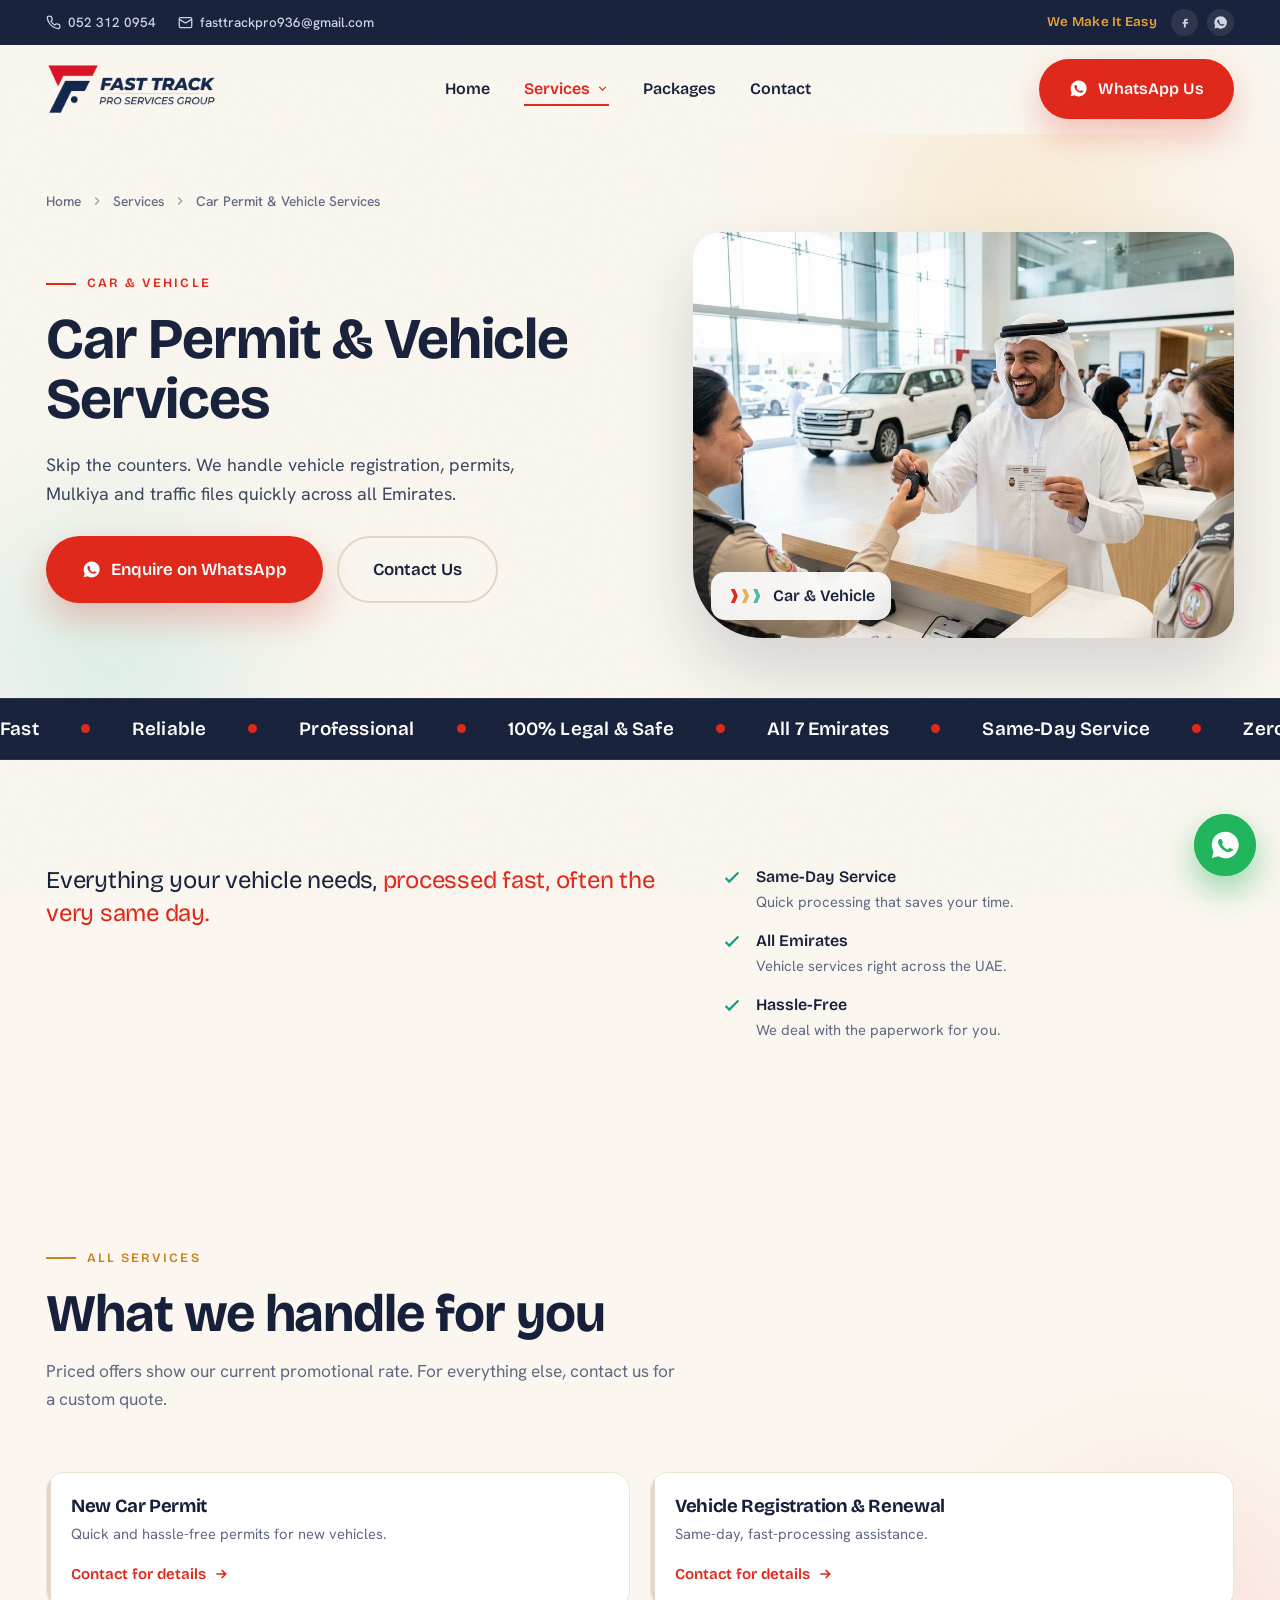
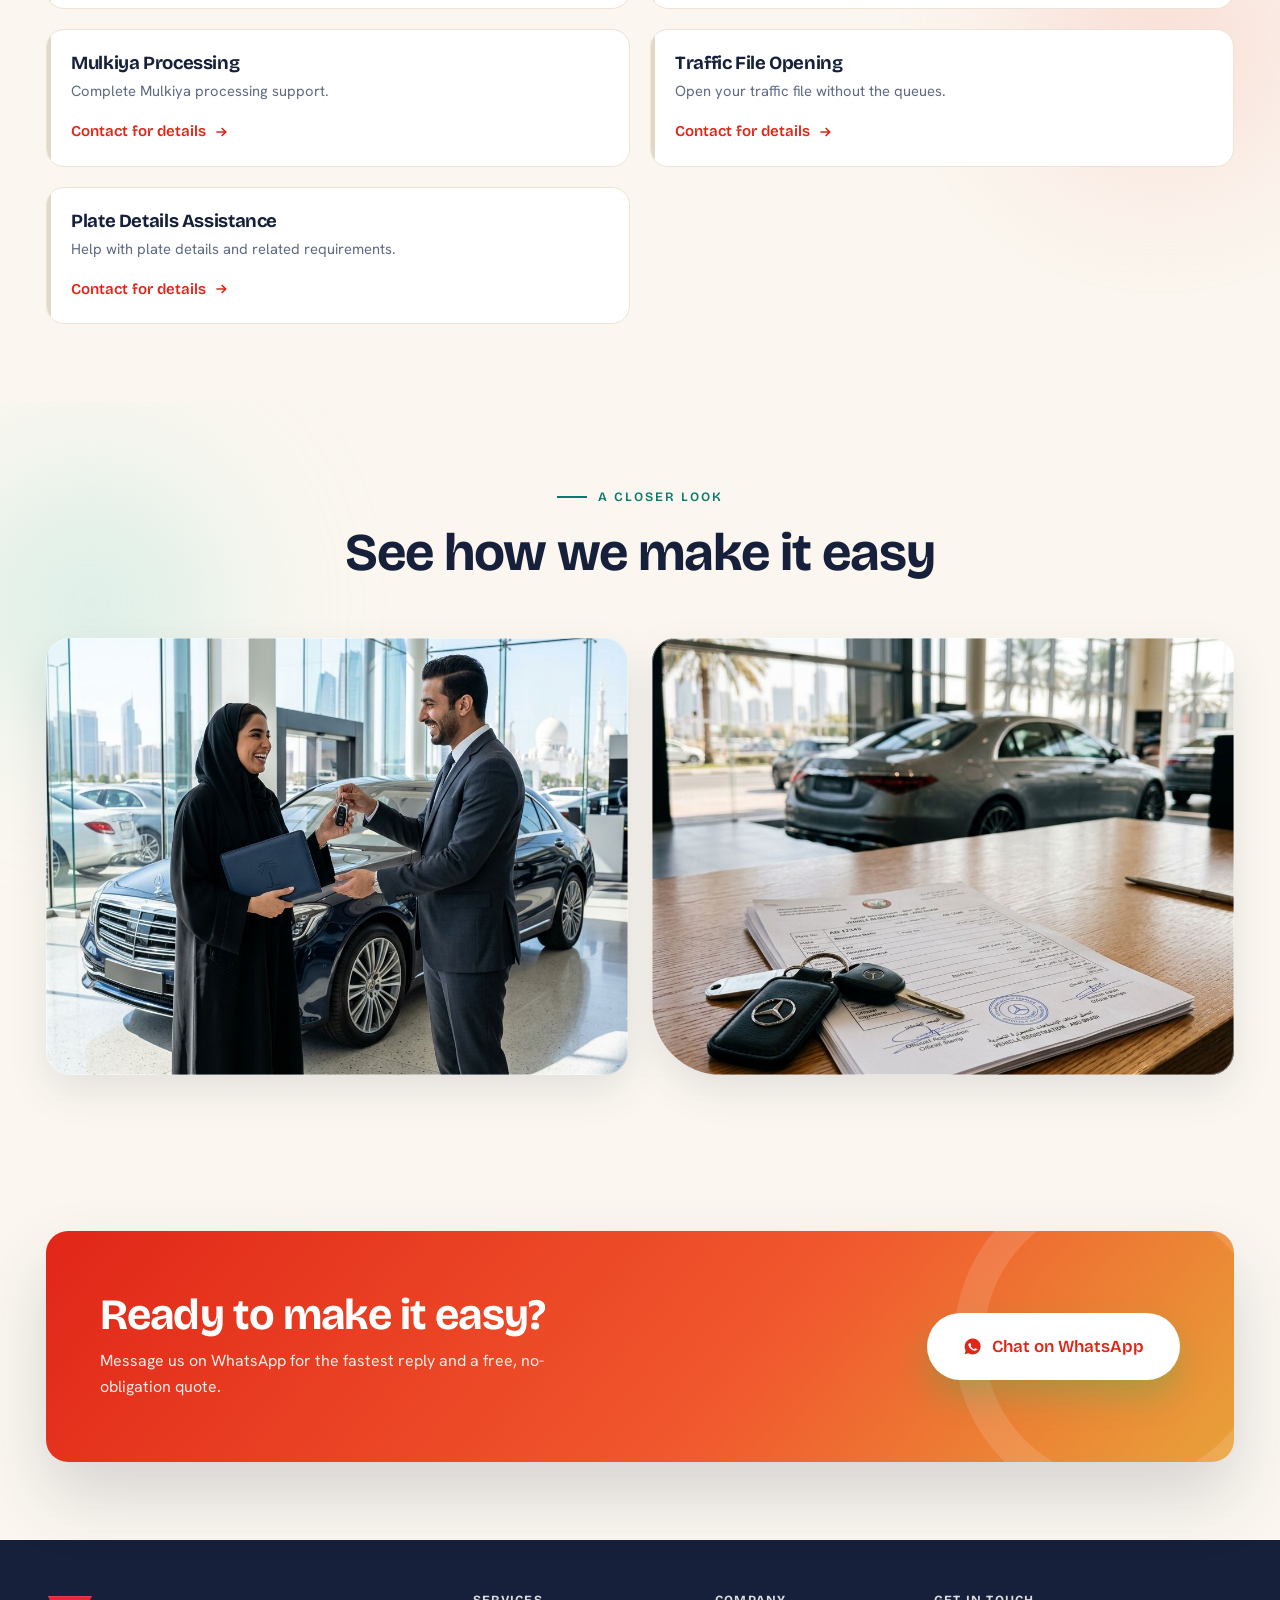
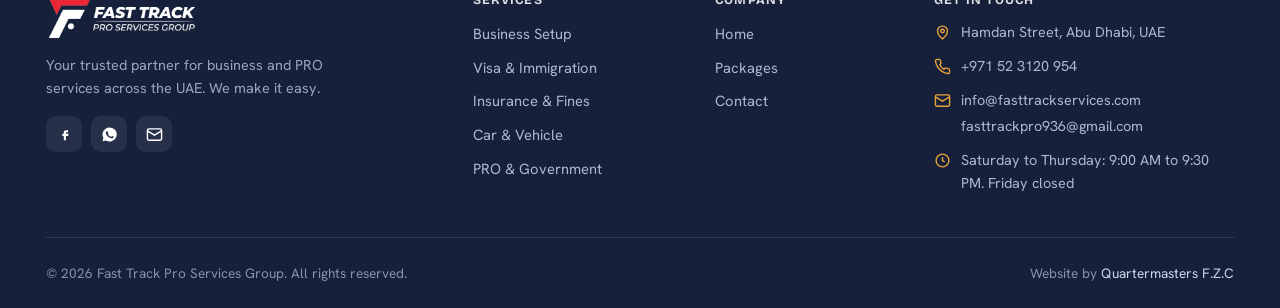
<file: premium/vehicle.html>
<!DOCTYPE html>
<html lang="en">
<head>
<meta charset="UTF-8">
<meta name="viewport" content="width=device-width, initial-scale=1.0">
<title>Car Permit & Vehicle Services | Fast Track Pro Services Group</title>
<meta name="description" content="Fast, same-day assistance for everything your vehicle needs, from new permits to traffic files.">
<meta name="theme-color" content="#16203A">
<link rel="icon" type="image/png" href="assets/logos/favicon.png">
<meta property="og:type" content="website">
<meta property="og:site_name" content="Fast Track Pro Services Group">
<meta property="og:title" content="Car Permit & Vehicle Services | Fast Track Pro Services Group">
<meta property="og:description" content="Fast, same-day assistance for everything your vehicle needs, from new permits to traffic files.">
<meta property="og:url" content="https://mujtaba9598-hasan.github.io/fasttrackPRo/premium/vehicle.html">
<meta property="og:image" content="https://mujtaba9598-hasan.github.io/fasttrackPRo/premium/assets/brand/og-image.jpg">
<meta property="og:image:width" content="1200"><meta property="og:image:height" content="630">
<meta name="twitter:card" content="summary_large_image">
<meta name="twitter:title" content="Car Permit & Vehicle Services | Fast Track Pro Services Group">
<meta name="twitter:description" content="Fast, same-day assistance for everything your vehicle needs, from new permits to traffic files.">
<meta name="twitter:image" content="https://mujtaba9598-hasan.github.io/fasttrackPRo/premium/assets/brand/og-image.jpg">
<link rel="preconnect" href="https://fonts.googleapis.com">
<link rel="preconnect" href="https://fonts.gstatic.com" crossorigin>
<link href="https://fonts.googleapis.com/css2?family=Bricolage+Grotesque:opsz,wght@12..96,500;12..96,600;12..96,700;12..96,800&family=Hanken+Grotesk:wght@400;500;600;700&display=swap" rel="stylesheet">
<link rel="stylesheet" href="assets/css/style.css">
</head>
<body>
<div class="topbar">
  <div class="container">
    <div class="tb-left">
      <a href="tel:+971523120954"><svg viewBox="0 0 24 24" fill="none" stroke="currentColor" stroke-width="2"><path d="M22 16.9v3a2 2 0 0 1-2.2 2 19.8 19.8 0 0 1-8.6-3.1 19.5 19.5 0 0 1-6-6A19.8 19.8 0 0 1 2.1 4.2 2 2 0 0 1 4.1 2h3a2 2 0 0 1 2 1.7c.1.9.4 1.8.7 2.7a2 2 0 0 1-.5 2.1L8.1 9.9a16 16 0 0 0 6 6l1.4-1.2a2 2 0 0 1 2.1-.4c.9.3 1.8.6 2.7.7a2 2 0 0 1 1.7 2Z"/></svg> 052 312 0954</a>
      <a class="tb-mail" href="mailto:fasttrackpro936@gmail.com"><svg viewBox="0 0 24 24" fill="none" stroke="currentColor" stroke-width="2"><rect x="2" y="4" width="20" height="16" rx="2"/><path d="m2 7 10 6 10-6"/></svg> fasttrackpro936@gmail.com</a>
    </div>
    <div class="tb-right">
      <span class="tb-tag">We Make It Easy</span>
      <div class="tb-soc">
        <a href="https://www.facebook.com/FastTrackPROServices" target="_blank" rel="noopener" aria-label="Facebook"><svg viewBox="0 0 24 24" fill="currentColor"><path d="M14 9h3V6h-3c-1.7 0-3 1.3-3 3v2H9v3h2v6h3v-6h3l1-3h-4V9c0-.6.4-1 1-1Z"/></svg></a>
        <a href="https://wa.me/971523120954" target="_blank" rel="noopener" aria-label="WhatsApp"><svg viewBox="0 0 24 24" fill="currentColor"><path d="M12 2a10 10 0 0 0-8.6 15l-1.3 4.7L7 20.5A10 10 0 1 0 12 2Zm5.3 14.1c-.2.6-1.3 1.2-1.8 1.2-.5.1-1 .2-3.2-.7-2.7-1.1-4.4-3.9-4.5-4.1-.1-.2-1-1.4-1-2.6 0-1.3.6-1.9.9-2.1.2-.3.5-.3.7-.3h.5c.2 0 .4 0 .6.5l.8 2c.1.2.1.3 0 .5l-.4.6c-.2.2-.3.3-.1.6.2.3.8 1.3 1.7 2.1 1.2 1 2.1 1.4 2.4 1.5.2.1.4.1.6-.1l.7-.9c.2-.2.4-.2.6-.1l1.9.9c.3.1.4.2.5.3.1.2.1.6-.1 1Z"/></svg></a>
      </div>
    </div>
  </div>
</div>
<nav class="nav" id="nav">
  <div class="container">
    <a class="brand" href="index.html" aria-label="Fast Track Pro Services Group"><img src="assets/logos/fast-track-pro-logo.png" alt="Fast Track Pro Services Group"></a>
    <ul class="nav-links" id="navLinks">
      <li><a href="index.html">Home</a></li>
      <li class="has-drop active" id="svcDrop"><a href="index.html#services">Services <svg class="caret" viewBox="0 0 24 24" fill="none" stroke="currentColor" stroke-width="2.4"><path d="m6 9 6 6 6-6"/></svg></a>
        <div class="dropdown"><a class="drop-item" href="business-setup.html"><span class="drop-ic di-1"><svg viewBox="0 0 24 24" fill="none" stroke="currentColor" stroke-width="1.8"><path d="M3 21h18M5 21V7l7-4 7 4v14M9 9h0M9 13h0M9 17h0M15 9h0M15 13h0M15 17h0"/></svg></span><span class="drop-txt"><b>Business Setup, Licensing &amp; Workspace</b><span>Business & Workspace</span></span></a><a class="drop-item" href="visa-immigration.html"><span class="drop-ic di-2"><svg viewBox="0 0 24 24" fill="none" stroke="currentColor" stroke-width="1.8"><rect x="4" y="2" width="16" height="20" rx="2"/><circle cx="12" cy="9" r="2.6"/><path d="M8 16c.8-2 2.3-3 4-3s3.2 1 4 3"/></svg></span><span class="drop-txt"><b>Visa &amp; Immigration Services</b><span>Visa & Immigration</span></span></a><a class="drop-item" href="insurance.html"><span class="drop-ic di-3"><svg viewBox="0 0 24 24" fill="none" stroke="currentColor" stroke-width="1.8"><path d="M12 2 4 5v6c0 5 3.4 8.5 8 11 4.6-2.5 8-6 8-11V5l-8-3Z"/><path d="m9 12 2 2 4-4"/></svg></span><span class="drop-txt"><b>Insurance &amp; Fine Reduction</b><span>Insurance & Fines</span></span></a><a class="drop-item" href="vehicle.html"><span class="drop-ic di-4"><svg viewBox="0 0 24 24" fill="none" stroke="currentColor" stroke-width="1.8"><path d="M5 16V11l2-5h10l2 5v5M5 16h14M5 16v2H3v-2M19 16v2h2v-2"/><circle cx="8" cy="16" r="1.6"/><circle cx="16" cy="16" r="1.6"/></svg></span><span class="drop-txt"><b>Car Permit &amp; Vehicle Services</b><span>Car & Vehicle</span></span></a><a class="drop-item" href="pro-government.html"><span class="drop-ic di-5"><svg viewBox="0 0 24 24" fill="none" stroke="currentColor" stroke-width="1.8"><path d="M14 2H6a2 2 0 0 0-2 2v16a2 2 0 0 0 2 2h12a2 2 0 0 0 2-2V8l-6-6Z"/><path d="M14 2v6h6"/><circle cx="12" cy="14" r="2.4"/><path d="M9.5 19c.5-1.4 1.4-2 2.5-2s2 .6 2.5 2"/></svg></span><span class="drop-txt"><b>PRO &amp; Government Services</b><span>PRO & Government</span></span></a></div>
      </li>
      <li><a href="packages.html">Packages</a></li>
      <li><a href="contact.html">Contact</a></li>
    </ul>
    <div class="nav-cta">
      <a class="btn btn-red" href="https://wa.me/971523120954?text=Hello%20Fast%20Track%20Pro%20Services%2C%20I%20would%20like%20to%20know%20more%20about%20your%20services." target="_blank" rel="noopener"><svg viewBox="0 0 24 24" fill="currentColor"><path d="M12 2a10 10 0 0 0-8.6 15l-1.3 4.7L7 20.5A10 10 0 1 0 12 2Zm5.3 14.1c-.2.6-1.3 1.2-1.8 1.2-.5.1-1 .2-3.2-.7-2.7-1.1-4.4-3.9-4.5-4.1-.1-.2-1-1.4-1-2.6 0-1.3.6-1.9.9-2.1.2-.3.5-.3.7-.3h.5c.2 0 .4 0 .6.5l.8 2c.1.2.1.3 0 .5l-.4.6c-.2.2-.3.3-.1.6.2.3.8 1.3 1.7 2.1 1.2 1 2.1 1.4 2.4 1.5.2.1.4.1.6-.1l.7-.9c.2-.2.4-.2.6-.1l1.9.9c.3.1.4.2.5.3.1.2.1.6-.1 1Z"/></svg><span class="navwa-txt">WhatsApp Us</span></a>
      <button class="hamburger" id="hamburger" aria-label="Menu"><span></span><span></span><span></span></button>
    </div>
  </div>
</nav>

<section class="phero">
  <div class="mesh"><i class="m-gold" style="top:-120px;right:4%"></i><i class="m-teal" style="bottom:-150px;left:-90px"></i></div>
  <div class="container">
    <div class="crumbs reveal"><a href="index.html">Home</a><svg viewBox="0 0 24 24" fill="none" stroke="currentColor" stroke-width="2.4"><path d="m9 6 6 6-6 6"/></svg><a href="index.html#services">Services</a><svg viewBox="0 0 24 24" fill="none" stroke="currentColor" stroke-width="2.4"><path d="m9 6 6 6-6 6"/></svg><span>Car Permit & Vehicle Services</span></div>
    <div class="phero-grid">
      <div class="reveal">
        <span class="eyebrow">Car & Vehicle</span>
        <h1 style="margin:16px 0 0">Car Permit &amp; Vehicle Services</h1>
        <p class="lead">Skip the counters. We handle vehicle registration, permits, Mulkiya and traffic files quickly across all Emirates.</p>
        <div class="hero-cta">
          <a class="btn btn-red btn-lg" href="https://wa.me/971523120954?text=Hello%20Fast%20Track%20Pro%20Services%2C%20I%20am%20interested%20in%20your%20Car%20Permit%20%26%20Vehicle%20Services%20services." target="_blank" rel="noopener"><svg viewBox="0 0 24 24" fill="currentColor"><path d="M12 2a10 10 0 0 0-8.6 15l-1.3 4.7L7 20.5A10 10 0 1 0 12 2Zm5.3 14.1c-.2.6-1.3 1.2-1.8 1.2-.5.1-1 .2-3.2-.7-2.7-1.1-4.4-3.9-4.5-4.1-.1-.2-1-1.4-1-2.6 0-1.3.6-1.9.9-2.1.2-.3.5-.3.7-.3h.5c.2 0 .4 0 .6.5l.8 2c.1.2.1.3 0 .5l-.4.6c-.2.2-.3.3-.1.6.2.3.8 1.3 1.7 2.1 1.2 1 2.1 1.4 2.4 1.5.2.1.4.1.6-.1l.7-.9c.2-.2.4-.2.6-.1l1.9.9c.3.1.4.2.5.3.1.2.1.6-.1 1Z"/></svg> Enquire on WhatsApp</a>
          <a class="btn btn-ghost btn-lg" href="contact.html">Contact Us</a>
        </div>
      </div>
      <div class="phero-img reveal d2"><img src="assets/img/svc-vehicle.jpg" alt="Car Permit & Vehicle Services"><span class="phero-tag"><span class="track"><i></i><i></i><i></i></span> Car & Vehicle</span></div>
    </div>
  </div>
</section>
<div class="marquee"><div class="mq-track"><span>Fast</span><span>Reliable</span><span>Professional</span><span>100% Legal & Safe</span><span>All 7 Emirates</span><span>Same-Day Service</span><span>Zero Hidden Charges</span><span>One Stop Solution</span></div><div class="mq-track" aria-hidden="true"><span>Fast</span><span>Reliable</span><span>Professional</span><span>100% Legal & Safe</span><span>All 7 Emirates</span><span>Same-Day Service</span><span>Zero Hidden Charges</span><span>One Stop Solution</span></div></div>
<section class="section">
  <div class="container">
    <div class="svc-intro">
      <p class="lead-big reveal">Everything your vehicle needs, <span class="mk">processed fast, often the very same day.</span></p>
      <div class="svc-points reveal d2"><div class="sp"><svg viewBox="0 0 24 24" fill="none" stroke="currentColor" stroke-width="2.4"><path d="m5 13 4 4L19 7"/></svg><div><b>Same-Day Service</b><span>Quick processing that saves your time.</span></div></div><div class="sp"><svg viewBox="0 0 24 24" fill="none" stroke="currentColor" stroke-width="2.4"><path d="m5 13 4 4L19 7"/></svg><div><b>All Emirates</b><span>Vehicle services right across the UAE.</span></div></div><div class="sp"><svg viewBox="0 0 24 24" fill="none" stroke="currentColor" stroke-width="2.4"><path d="m5 13 4 4L19 7"/></svg><div><b>Hassle-Free</b><span>We deal with the paperwork for you.</span></div></div></div>
    </div>
  </div>
</section>

<section class="section tight">
  <div class="mesh"><i class="m-red" style="top:30%;right:-100px"></i></div>
  <div class="container">
    <div class="sec-head reveal"><span class="eyebrow gold">All Services</span>
      <h2>What we handle for you</h2>
      <p>Priced offers show our current promotional rate. For everything else, contact us for a custom quote.</p></div>
    <div class="offer-list"><div class="oitem reveal"><h4>New Car Permit</h4><p>Quick and hassle-free permits for new vehicles.</p><div class="meta"><a class="contact-flag" href="https://wa.me/971523120954?text=Hello%20Fast%20Track%20Pro%20Services%2C%20Please%20share%20details%20and%20pricing%20for%3A%20New%20Car%20Permit." target="_blank" rel="noopener">Contact for details <svg viewBox="0 0 24 24" fill="none" stroke="currentColor" stroke-width="2.5"><path d="M5 12h14M13 6l6 6-6 6"/></svg></a></div></div><div class="oitem reveal"><h4>Vehicle Registration & Renewal</h4><p>Same-day, fast-processing assistance.</p><div class="meta"><a class="contact-flag" href="https://wa.me/971523120954?text=Hello%20Fast%20Track%20Pro%20Services%2C%20Please%20share%20details%20and%20pricing%20for%3A%20Vehicle%20Registration%20%26%20Renewal." target="_blank" rel="noopener">Contact for details <svg viewBox="0 0 24 24" fill="none" stroke="currentColor" stroke-width="2.5"><path d="M5 12h14M13 6l6 6-6 6"/></svg></a></div></div><div class="oitem reveal"><h4>Mulkiya Processing</h4><p>Complete Mulkiya processing support.</p><div class="meta"><a class="contact-flag" href="https://wa.me/971523120954?text=Hello%20Fast%20Track%20Pro%20Services%2C%20Please%20share%20details%20and%20pricing%20for%3A%20Mulkiya%20Processing." target="_blank" rel="noopener">Contact for details <svg viewBox="0 0 24 24" fill="none" stroke="currentColor" stroke-width="2.5"><path d="M5 12h14M13 6l6 6-6 6"/></svg></a></div></div><div class="oitem reveal"><h4>Traffic File Opening</h4><p>Open your traffic file without the queues.</p><div class="meta"><a class="contact-flag" href="https://wa.me/971523120954?text=Hello%20Fast%20Track%20Pro%20Services%2C%20Please%20share%20details%20and%20pricing%20for%3A%20Traffic%20File%20Opening." target="_blank" rel="noopener">Contact for details <svg viewBox="0 0 24 24" fill="none" stroke="currentColor" stroke-width="2.5"><path d="M5 12h14M13 6l6 6-6 6"/></svg></a></div></div><div class="oitem reveal"><h4>Plate Details Assistance</h4><p>Help with plate details and related requirements.</p><div class="meta"><a class="contact-flag" href="https://wa.me/971523120954?text=Hello%20Fast%20Track%20Pro%20Services%2C%20Please%20share%20details%20and%20pricing%20for%3A%20Plate%20Details%20Assistance." target="_blank" rel="noopener">Contact for details <svg viewBox="0 0 24 24" fill="none" stroke="currentColor" stroke-width="2.5"><path d="M5 12h14M13 6l6 6-6 6"/></svg></a></div></div></div>
    
  </div>
</section>
<section class="section tight"><div class="mesh"><i class="m-teal" style="top:0;left:-110px"></i></div><div class="container"><div class="sec-head center reveal"><span class="eyebrow teal" style="justify-content:center">A Closer Look</span><h2>See how we make it easy</h2></div><div class="gallery"><div class="g-im reveal"><img src="assets/img/vehicle-2.jpg" alt="Car Permit & Vehicle Services in action"></div><div class="g-im reveal d2"><img src="assets/img/vehicle-3.jpg" alt="Car Permit & Vehicle Services service"></div></div></div></section>
<section class="section tight"><div class="container"><div class="cta reveal">
    <div class="cta-txt"><h2>Ready to make it easy?</h2><p>Message us on WhatsApp for the fastest reply and a free, no-obligation quote.</p></div>
    <a class="btn btn-wa btn-lg" href="https://wa.me/971523120954?text=Hello%20Fast%20Track%20Pro%20Services%2C%20I%20would%20like%20a%20free%20consultation." target="_blank" rel="noopener"><svg viewBox="0 0 24 24" fill="currentColor"><path d="M12 2a10 10 0 0 0-8.6 15l-1.3 4.7L7 20.5A10 10 0 1 0 12 2Zm5.3 14.1c-.2.6-1.3 1.2-1.8 1.2-.5.1-1 .2-3.2-.7-2.7-1.1-4.4-3.9-4.5-4.1-.1-.2-1-1.4-1-2.6 0-1.3.6-1.9.9-2.1.2-.3.5-.3.7-.3h.5c.2 0 .4 0 .6.5l.8 2c.1.2.1.3 0 .5l-.4.6c-.2.2-.3.3-.1.6.2.3.8 1.3 1.7 2.1 1.2 1 2.1 1.4 2.4 1.5.2.1.4.1.6-.1l.7-.9c.2-.2.4-.2.6-.1l1.9.9c.3.1.4.2.5.3.1.2.1.6-.1 1Z"/></svg> Chat on WhatsApp</a>
  </div></div></section>
<footer class="footer">
  <div class="container">
    <div class="foot-grid">
      <div class="foot-brand">
        <img src="assets/logos/fast-track-pro-logo-white.png" alt="Fast Track Pro Services Group">
        <p>Your trusted partner for business and PRO services across the UAE. We make it easy.</p>
        <div class="foot-soc">
          <a href="https://www.facebook.com/FastTrackPROServices" target="_blank" rel="noopener" aria-label="Facebook"><svg viewBox="0 0 24 24" fill="currentColor"><path d="M14 9h3V6h-3c-1.7 0-3 1.3-3 3v2H9v3h2v6h3v-6h3l1-3h-4V9c0-.6.4-1 1-1Z"/></svg></a>
          <a href="https://wa.me/971523120954" target="_blank" rel="noopener" aria-label="WhatsApp"><svg viewBox="0 0 24 24" fill="currentColor"><path d="M12 2a10 10 0 0 0-8.6 15l-1.3 4.7L7 20.5A10 10 0 1 0 12 2Zm5.3 14.1c-.2.6-1.3 1.2-1.8 1.2-.5.1-1 .2-3.2-.7-2.7-1.1-4.4-3.9-4.5-4.1-.1-.2-1-1.4-1-2.6 0-1.3.6-1.9.9-2.1.2-.3.5-.3.7-.3h.5c.2 0 .4 0 .6.5l.8 2c.1.2.1.3 0 .5l-.4.6c-.2.2-.3.3-.1.6.2.3.8 1.3 1.7 2.1 1.2 1 2.1 1.4 2.4 1.5.2.1.4.1.6-.1l.7-.9c.2-.2.4-.2.6-.1l1.9.9c.3.1.4.2.5.3.1.2.1.6-.1 1Z"/></svg></a>
          <a href="mailto:fasttrackpro936@gmail.com" aria-label="Email"><svg viewBox="0 0 24 24" fill="none" stroke="currentColor" stroke-width="2"><rect x="2" y="4" width="20" height="16" rx="2"/><path d="m2 7 10 6 10-6"/></svg></a>
        </div>
      </div>
      <div class="foot-col"><h4>Services</h4><ul><li><a href="business-setup.html">Business Setup</a></li><li><a href="visa-immigration.html">Visa &amp; Immigration</a></li><li><a href="insurance.html">Insurance &amp; Fines</a></li><li><a href="vehicle.html">Car &amp; Vehicle</a></li><li><a href="pro-government.html">PRO &amp; Government</a></li></ul></div>
      <div class="foot-col"><h4>Company</h4><ul>
        <li><a href="index.html">Home</a></li>
        <li><a href="packages.html">Packages</a></li>
        <li><a href="contact.html">Contact</a></li>
      </ul></div>
      <div class="foot-c"><h4>Get In Touch</h4>
        <div><svg viewBox="0 0 24 24" fill="none" stroke="currentColor" stroke-width="2"><path d="M12 21s-7-5.2-7-11a7 7 0 0 1 14 0c0 5.8-7 11-7 11Z"/><circle cx="12" cy="10" r="2.5"/></svg><span>Hamdan Street, Abu Dhabi, UAE</span></div>
        <div><svg viewBox="0 0 24 24" fill="none" stroke="currentColor" stroke-width="2"><path d="M22 16.9v3a2 2 0 0 1-2.2 2 19.8 19.8 0 0 1-8.6-3.1 19.5 19.5 0 0 1-6-6A19.8 19.8 0 0 1 2.1 4.2 2 2 0 0 1 4.1 2h3a2 2 0 0 1 2 1.7c.1.9.4 1.8.7 2.7a2 2 0 0 1-.5 2.1L8.1 9.9a16 16 0 0 0 6 6l1.4-1.2a2 2 0 0 1 2.1-.4c.9.3 1.8.6 2.7.7a2 2 0 0 1 1.7 2Z"/></svg><a href="tel:+971523120954">+971 52 3120 954</a></div>
        <div><svg viewBox="0 0 24 24" fill="none" stroke="currentColor" stroke-width="2"><rect x="2" y="4" width="20" height="16" rx="2"/><path d="m2 7 10 6 10-6"/></svg><span style="display:flex;flex-direction:column;gap:2px"><a href="mailto:info@fasttrackservices.com">info@fasttrackservices.com</a><a href="mailto:fasttrackpro936@gmail.com">fasttrackpro936@gmail.com</a></span></div>
        <div><svg viewBox="0 0 24 24" fill="none" stroke="currentColor" stroke-width="2"><circle cx="12" cy="12" r="9"/><path d="M12 7v5l3 2"/></svg><span>Saturday to Thursday: 9:00 AM to 9:30 PM. Friday closed</span></div>
      </div>
    </div>
    <div class="foot-bottom">
      <span>&copy; 2026 Fast Track Pro Services Group. All rights reserved.</span>
      <span>Website by <a href="#">Quartermasters F.Z.C</a></span>
    </div>
  </div>
</footer>
<a class="fab" href="https://wa.me/971523120954?text=Hello%20Fast%20Track%20Pro%20Services%2C%20I%20would%20like%20to%20know%20more." target="_blank" rel="noopener" aria-label="Chat on WhatsApp"><span class="fab-ic"><svg viewBox="0 0 24 24" fill="currentColor"><path d="M12 2a10 10 0 0 0-8.6 15l-1.3 4.7L7 20.5A10 10 0 1 0 12 2Zm5.3 14.1c-.2.6-1.3 1.2-1.8 1.2-.5.1-1 .2-3.2-.7-2.7-1.1-4.4-3.9-4.5-4.1-.1-.2-1-1.4-1-2.6 0-1.3.6-1.9.9-2.1.2-.3.5-.3.7-.3h.5c.2 0 .4 0 .6.5l.8 2c.1.2.1.3 0 .5l-.4.6c-.2.2-.3.3-.1.6.2.3.8 1.3 1.7 2.1 1.2 1 2.1 1.4 2.4 1.5.2.1.4.1.6-.1l.7-.9c.2-.2.4-.2.6-.1l1.9.9c.3.1.4.2.5.3.1.2.1.6-.1 1Z"/></svg></span><span class="fab-txt">Chat with us</span></a>
<script src="assets/js/main.js"></script>
</body>
</html>
</file>
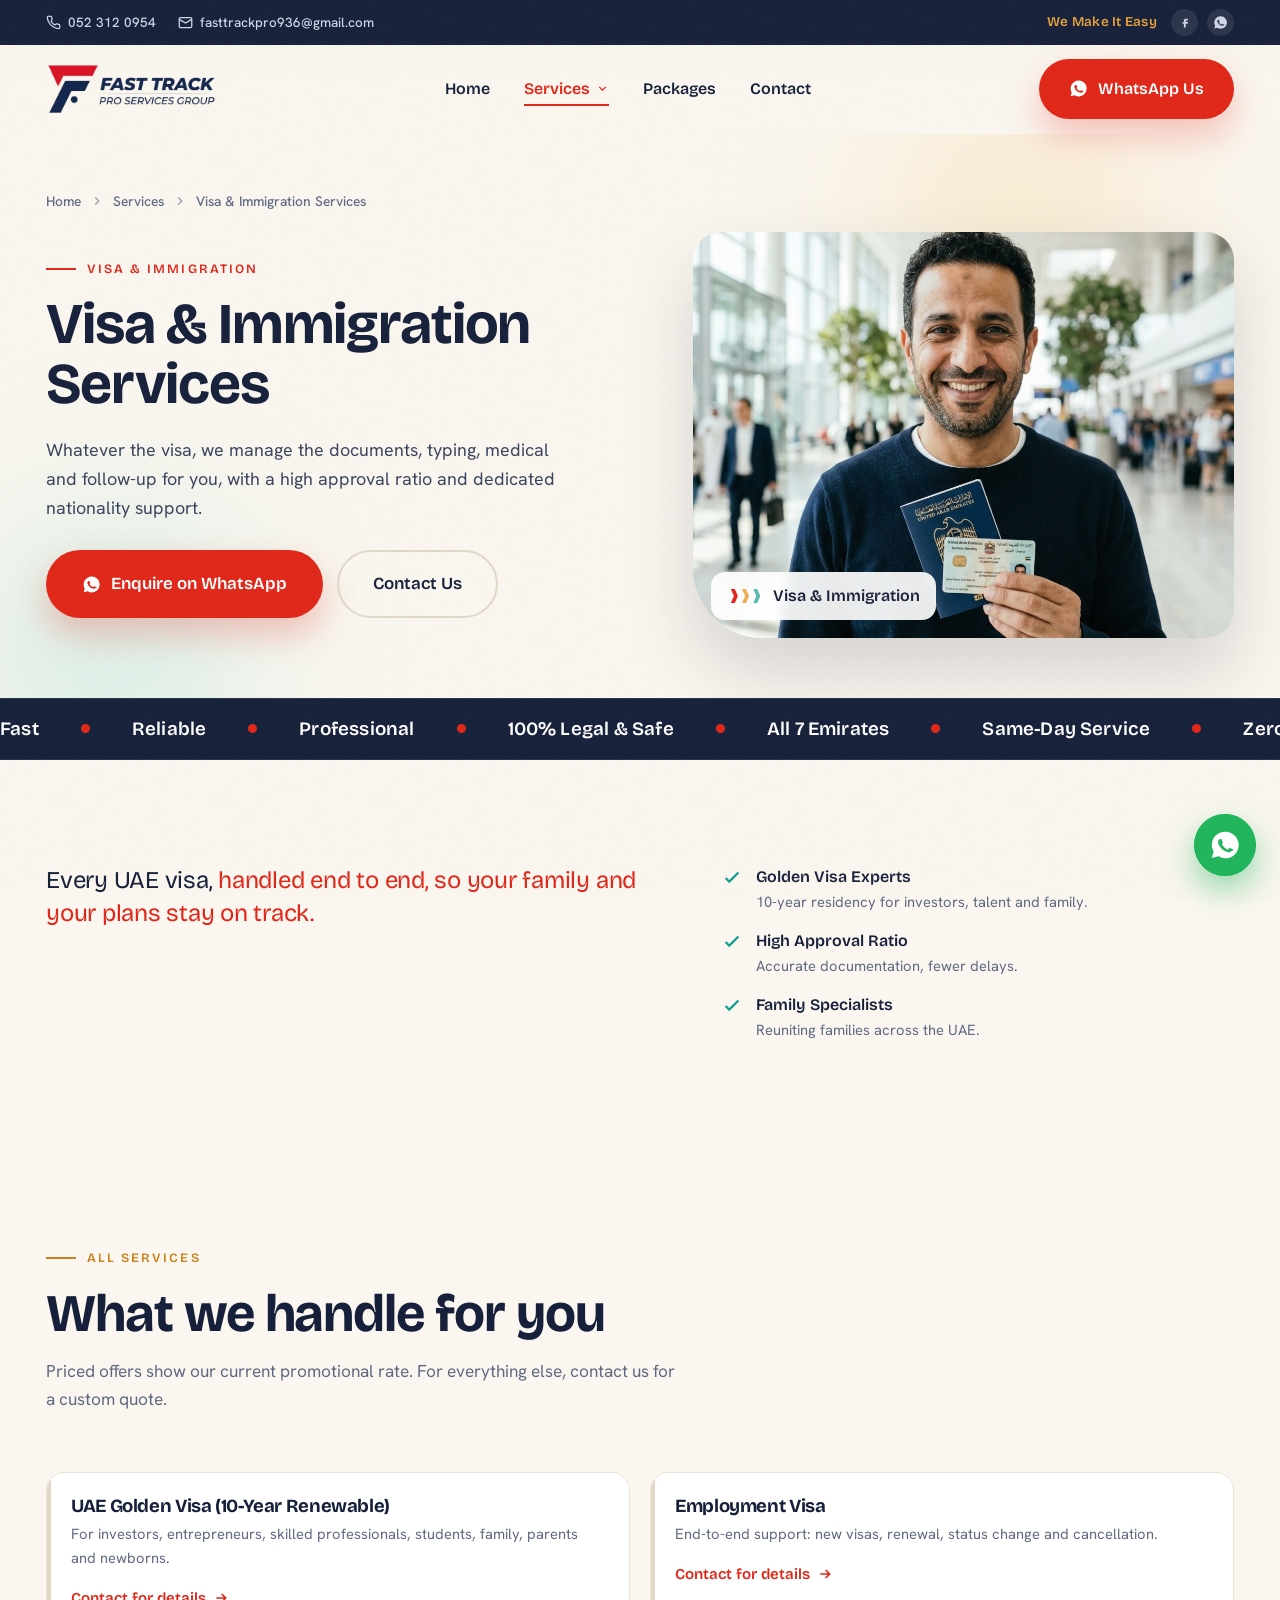
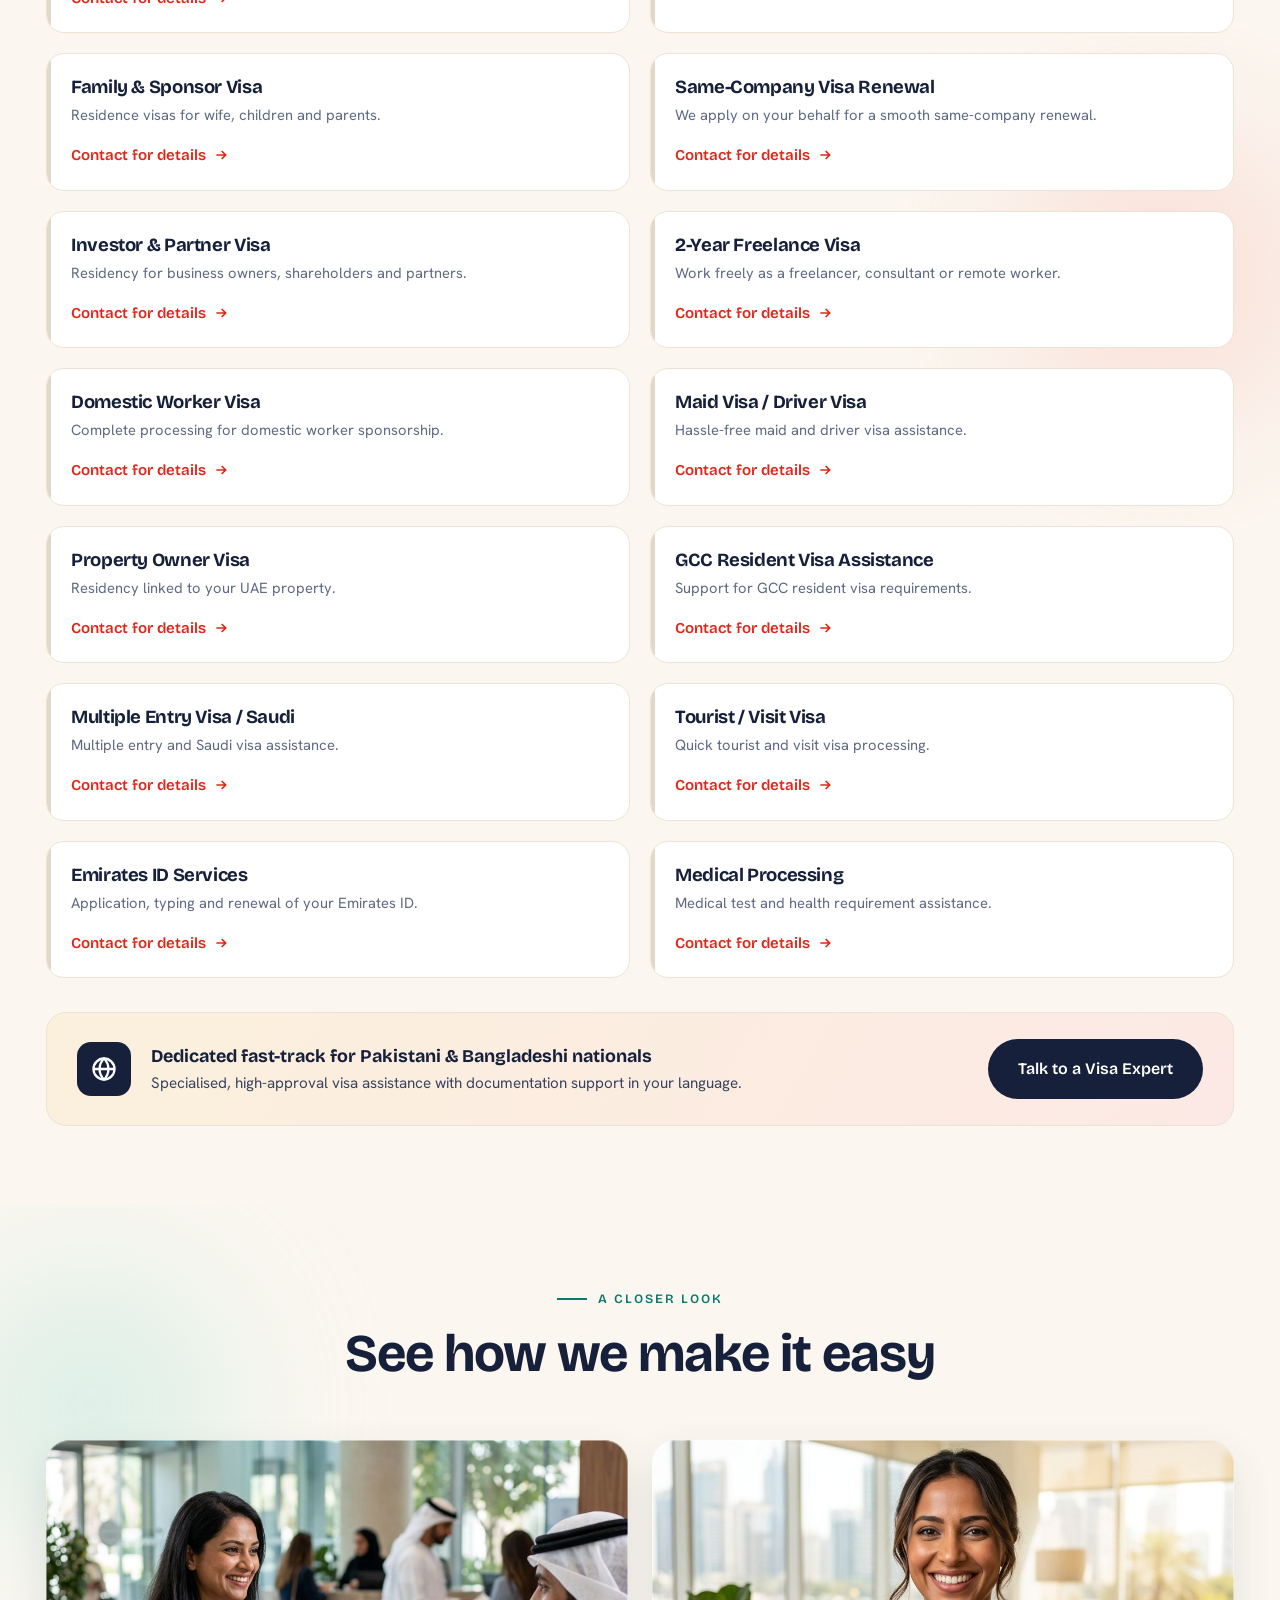
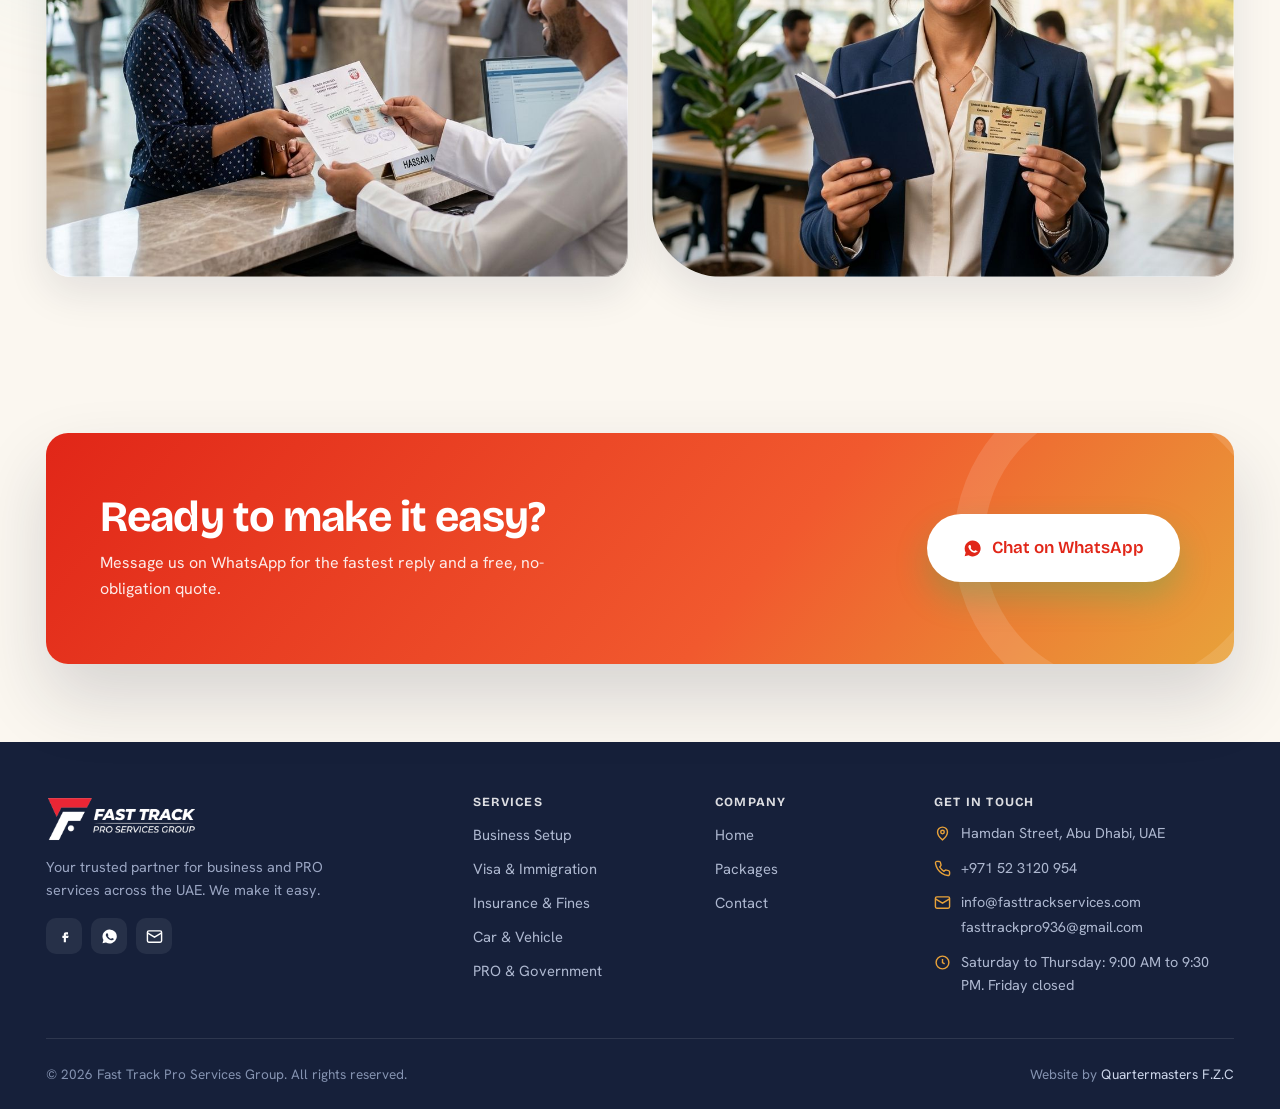
<file: premium/visa-immigration.html>
<!DOCTYPE html>
<html lang="en">
<head>
<meta charset="UTF-8">
<meta name="viewport" content="width=device-width, initial-scale=1.0">
<title>Visa & Immigration Services | Fast Track Pro Services Group</title>
<meta name="description" content="A complete visa suite for investors, employees and families, handled with care from application to approval.">
<meta name="theme-color" content="#16203A">
<link rel="icon" type="image/png" href="assets/logos/favicon.png">
<meta property="og:type" content="website">
<meta property="og:site_name" content="Fast Track Pro Services Group">
<meta property="og:title" content="Visa & Immigration Services | Fast Track Pro Services Group">
<meta property="og:description" content="A complete visa suite for investors, employees and families, handled with care from application to approval.">
<meta property="og:url" content="https://mujtaba9598-hasan.github.io/fasttrackPRo/premium/visa-immigration.html">
<meta property="og:image" content="https://mujtaba9598-hasan.github.io/fasttrackPRo/premium/assets/brand/og-image.jpg">
<meta property="og:image:width" content="1200"><meta property="og:image:height" content="630">
<meta name="twitter:card" content="summary_large_image">
<meta name="twitter:title" content="Visa & Immigration Services | Fast Track Pro Services Group">
<meta name="twitter:description" content="A complete visa suite for investors, employees and families, handled with care from application to approval.">
<meta name="twitter:image" content="https://mujtaba9598-hasan.github.io/fasttrackPRo/premium/assets/brand/og-image.jpg">
<link rel="preconnect" href="https://fonts.googleapis.com">
<link rel="preconnect" href="https://fonts.gstatic.com" crossorigin>
<link href="https://fonts.googleapis.com/css2?family=Bricolage+Grotesque:opsz,wght@12..96,500;12..96,600;12..96,700;12..96,800&family=Hanken+Grotesk:wght@400;500;600;700&display=swap" rel="stylesheet">
<link rel="stylesheet" href="assets/css/style.css">
</head>
<body>
<div class="topbar">
  <div class="container">
    <div class="tb-left">
      <a href="tel:+971523120954"><svg viewBox="0 0 24 24" fill="none" stroke="currentColor" stroke-width="2"><path d="M22 16.9v3a2 2 0 0 1-2.2 2 19.8 19.8 0 0 1-8.6-3.1 19.5 19.5 0 0 1-6-6A19.8 19.8 0 0 1 2.1 4.2 2 2 0 0 1 4.1 2h3a2 2 0 0 1 2 1.7c.1.9.4 1.8.7 2.7a2 2 0 0 1-.5 2.1L8.1 9.9a16 16 0 0 0 6 6l1.4-1.2a2 2 0 0 1 2.1-.4c.9.3 1.8.6 2.7.7a2 2 0 0 1 1.7 2Z"/></svg> 052 312 0954</a>
      <a class="tb-mail" href="mailto:fasttrackpro936@gmail.com"><svg viewBox="0 0 24 24" fill="none" stroke="currentColor" stroke-width="2"><rect x="2" y="4" width="20" height="16" rx="2"/><path d="m2 7 10 6 10-6"/></svg> fasttrackpro936@gmail.com</a>
    </div>
    <div class="tb-right">
      <span class="tb-tag">We Make It Easy</span>
      <div class="tb-soc">
        <a href="https://www.facebook.com/FastTrackPROServices" target="_blank" rel="noopener" aria-label="Facebook"><svg viewBox="0 0 24 24" fill="currentColor"><path d="M14 9h3V6h-3c-1.7 0-3 1.3-3 3v2H9v3h2v6h3v-6h3l1-3h-4V9c0-.6.4-1 1-1Z"/></svg></a>
        <a href="https://wa.me/971523120954" target="_blank" rel="noopener" aria-label="WhatsApp"><svg viewBox="0 0 24 24" fill="currentColor"><path d="M12 2a10 10 0 0 0-8.6 15l-1.3 4.7L7 20.5A10 10 0 1 0 12 2Zm5.3 14.1c-.2.6-1.3 1.2-1.8 1.2-.5.1-1 .2-3.2-.7-2.7-1.1-4.4-3.9-4.5-4.1-.1-.2-1-1.4-1-2.6 0-1.3.6-1.9.9-2.1.2-.3.5-.3.7-.3h.5c.2 0 .4 0 .6.5l.8 2c.1.2.1.3 0 .5l-.4.6c-.2.2-.3.3-.1.6.2.3.8 1.3 1.7 2.1 1.2 1 2.1 1.4 2.4 1.5.2.1.4.1.6-.1l.7-.9c.2-.2.4-.2.6-.1l1.9.9c.3.1.4.2.5.3.1.2.1.6-.1 1Z"/></svg></a>
      </div>
    </div>
  </div>
</div>
<nav class="nav" id="nav">
  <div class="container">
    <a class="brand" href="index.html" aria-label="Fast Track Pro Services Group"><img src="assets/logos/fast-track-pro-logo.png" alt="Fast Track Pro Services Group"></a>
    <ul class="nav-links" id="navLinks">
      <li><a href="index.html">Home</a></li>
      <li class="has-drop active" id="svcDrop"><a href="index.html#services">Services <svg class="caret" viewBox="0 0 24 24" fill="none" stroke="currentColor" stroke-width="2.4"><path d="m6 9 6 6 6-6"/></svg></a>
        <div class="dropdown"><a class="drop-item" href="business-setup.html"><span class="drop-ic di-1"><svg viewBox="0 0 24 24" fill="none" stroke="currentColor" stroke-width="1.8"><path d="M3 21h18M5 21V7l7-4 7 4v14M9 9h0M9 13h0M9 17h0M15 9h0M15 13h0M15 17h0"/></svg></span><span class="drop-txt"><b>Business Setup, Licensing &amp; Workspace</b><span>Business & Workspace</span></span></a><a class="drop-item" href="visa-immigration.html"><span class="drop-ic di-2"><svg viewBox="0 0 24 24" fill="none" stroke="currentColor" stroke-width="1.8"><rect x="4" y="2" width="16" height="20" rx="2"/><circle cx="12" cy="9" r="2.6"/><path d="M8 16c.8-2 2.3-3 4-3s3.2 1 4 3"/></svg></span><span class="drop-txt"><b>Visa &amp; Immigration Services</b><span>Visa & Immigration</span></span></a><a class="drop-item" href="insurance.html"><span class="drop-ic di-3"><svg viewBox="0 0 24 24" fill="none" stroke="currentColor" stroke-width="1.8"><path d="M12 2 4 5v6c0 5 3.4 8.5 8 11 4.6-2.5 8-6 8-11V5l-8-3Z"/><path d="m9 12 2 2 4-4"/></svg></span><span class="drop-txt"><b>Insurance &amp; Fine Reduction</b><span>Insurance & Fines</span></span></a><a class="drop-item" href="vehicle.html"><span class="drop-ic di-4"><svg viewBox="0 0 24 24" fill="none" stroke="currentColor" stroke-width="1.8"><path d="M5 16V11l2-5h10l2 5v5M5 16h14M5 16v2H3v-2M19 16v2h2v-2"/><circle cx="8" cy="16" r="1.6"/><circle cx="16" cy="16" r="1.6"/></svg></span><span class="drop-txt"><b>Car Permit &amp; Vehicle Services</b><span>Car & Vehicle</span></span></a><a class="drop-item" href="pro-government.html"><span class="drop-ic di-5"><svg viewBox="0 0 24 24" fill="none" stroke="currentColor" stroke-width="1.8"><path d="M14 2H6a2 2 0 0 0-2 2v16a2 2 0 0 0 2 2h12a2 2 0 0 0 2-2V8l-6-6Z"/><path d="M14 2v6h6"/><circle cx="12" cy="14" r="2.4"/><path d="M9.5 19c.5-1.4 1.4-2 2.5-2s2 .6 2.5 2"/></svg></span><span class="drop-txt"><b>PRO &amp; Government Services</b><span>PRO & Government</span></span></a></div>
      </li>
      <li><a href="packages.html">Packages</a></li>
      <li><a href="contact.html">Contact</a></li>
    </ul>
    <div class="nav-cta">
      <a class="btn btn-red" href="https://wa.me/971523120954?text=Hello%20Fast%20Track%20Pro%20Services%2C%20I%20would%20like%20to%20know%20more%20about%20your%20services." target="_blank" rel="noopener"><svg viewBox="0 0 24 24" fill="currentColor"><path d="M12 2a10 10 0 0 0-8.6 15l-1.3 4.7L7 20.5A10 10 0 1 0 12 2Zm5.3 14.1c-.2.6-1.3 1.2-1.8 1.2-.5.1-1 .2-3.2-.7-2.7-1.1-4.4-3.9-4.5-4.1-.1-.2-1-1.4-1-2.6 0-1.3.6-1.9.9-2.1.2-.3.5-.3.7-.3h.5c.2 0 .4 0 .6.5l.8 2c.1.2.1.3 0 .5l-.4.6c-.2.2-.3.3-.1.6.2.3.8 1.3 1.7 2.1 1.2 1 2.1 1.4 2.4 1.5.2.1.4.1.6-.1l.7-.9c.2-.2.4-.2.6-.1l1.9.9c.3.1.4.2.5.3.1.2.1.6-.1 1Z"/></svg><span class="navwa-txt">WhatsApp Us</span></a>
      <button class="hamburger" id="hamburger" aria-label="Menu"><span></span><span></span><span></span></button>
    </div>
  </div>
</nav>

<section class="phero">
  <div class="mesh"><i class="m-gold" style="top:-120px;right:4%"></i><i class="m-teal" style="bottom:-150px;left:-90px"></i></div>
  <div class="container">
    <div class="crumbs reveal"><a href="index.html">Home</a><svg viewBox="0 0 24 24" fill="none" stroke="currentColor" stroke-width="2.4"><path d="m9 6 6 6-6 6"/></svg><a href="index.html#services">Services</a><svg viewBox="0 0 24 24" fill="none" stroke="currentColor" stroke-width="2.4"><path d="m9 6 6 6-6 6"/></svg><span>Visa & Immigration Services</span></div>
    <div class="phero-grid">
      <div class="reveal">
        <span class="eyebrow">Visa & Immigration</span>
        <h1 style="margin:16px 0 0">Visa &amp; Immigration Services</h1>
        <p class="lead">Whatever the visa, we manage the documents, typing, medical and follow-up for you, with a high approval ratio and dedicated nationality support.</p>
        <div class="hero-cta">
          <a class="btn btn-red btn-lg" href="https://wa.me/971523120954?text=Hello%20Fast%20Track%20Pro%20Services%2C%20I%20am%20interested%20in%20your%20Visa%20%26%20Immigration%20Services%20services." target="_blank" rel="noopener"><svg viewBox="0 0 24 24" fill="currentColor"><path d="M12 2a10 10 0 0 0-8.6 15l-1.3 4.7L7 20.5A10 10 0 1 0 12 2Zm5.3 14.1c-.2.6-1.3 1.2-1.8 1.2-.5.1-1 .2-3.2-.7-2.7-1.1-4.4-3.9-4.5-4.1-.1-.2-1-1.4-1-2.6 0-1.3.6-1.9.9-2.1.2-.3.5-.3.7-.3h.5c.2 0 .4 0 .6.5l.8 2c.1.2.1.3 0 .5l-.4.6c-.2.2-.3.3-.1.6.2.3.8 1.3 1.7 2.1 1.2 1 2.1 1.4 2.4 1.5.2.1.4.1.6-.1l.7-.9c.2-.2.4-.2.6-.1l1.9.9c.3.1.4.2.5.3.1.2.1.6-.1 1Z"/></svg> Enquire on WhatsApp</a>
          <a class="btn btn-ghost btn-lg" href="contact.html">Contact Us</a>
        </div>
      </div>
      <div class="phero-img reveal d2"><img src="assets/img/svc-visa-immigration.jpg" alt="Visa & Immigration Services"><span class="phero-tag"><span class="track"><i></i><i></i><i></i></span> Visa & Immigration</span></div>
    </div>
  </div>
</section>
<div class="marquee"><div class="mq-track"><span>Fast</span><span>Reliable</span><span>Professional</span><span>100% Legal & Safe</span><span>All 7 Emirates</span><span>Same-Day Service</span><span>Zero Hidden Charges</span><span>One Stop Solution</span></div><div class="mq-track" aria-hidden="true"><span>Fast</span><span>Reliable</span><span>Professional</span><span>100% Legal & Safe</span><span>All 7 Emirates</span><span>Same-Day Service</span><span>Zero Hidden Charges</span><span>One Stop Solution</span></div></div>
<section class="section">
  <div class="container">
    <div class="svc-intro">
      <p class="lead-big reveal">Every UAE visa, <span class="mk">handled end to end, so your family and your plans stay on track.</span></p>
      <div class="svc-points reveal d2"><div class="sp"><svg viewBox="0 0 24 24" fill="none" stroke="currentColor" stroke-width="2.4"><path d="m5 13 4 4L19 7"/></svg><div><b>Golden Visa Experts</b><span>10-year residency for investors, talent and family.</span></div></div><div class="sp"><svg viewBox="0 0 24 24" fill="none" stroke="currentColor" stroke-width="2.4"><path d="m5 13 4 4L19 7"/></svg><div><b>High Approval Ratio</b><span>Accurate documentation, fewer delays.</span></div></div><div class="sp"><svg viewBox="0 0 24 24" fill="none" stroke="currentColor" stroke-width="2.4"><path d="m5 13 4 4L19 7"/></svg><div><b>Family Specialists</b><span>Reuniting families across the UAE.</span></div></div></div>
    </div>
  </div>
</section>

<section class="section tight">
  <div class="mesh"><i class="m-red" style="top:30%;right:-100px"></i></div>
  <div class="container">
    <div class="sec-head reveal"><span class="eyebrow gold">All Services</span>
      <h2>What we handle for you</h2>
      <p>Priced offers show our current promotional rate. For everything else, contact us for a custom quote.</p></div>
    <div class="offer-list"><div class="oitem reveal"><h4>UAE Golden Visa (10-Year Renewable)</h4><p>For investors, entrepreneurs, skilled professionals, students, family, parents and newborns.</p><div class="meta"><a class="contact-flag" href="https://wa.me/971523120954?text=Hello%20Fast%20Track%20Pro%20Services%2C%20Please%20share%20details%20and%20pricing%20for%3A%20UAE%20Golden%20Visa%20%2810-Year%20Renewable%29." target="_blank" rel="noopener">Contact for details <svg viewBox="0 0 24 24" fill="none" stroke="currentColor" stroke-width="2.5"><path d="M5 12h14M13 6l6 6-6 6"/></svg></a></div></div><div class="oitem reveal"><h4>Employment Visa</h4><p>End-to-end support: new visas, renewal, status change and cancellation.</p><div class="meta"><a class="contact-flag" href="https://wa.me/971523120954?text=Hello%20Fast%20Track%20Pro%20Services%2C%20Please%20share%20details%20and%20pricing%20for%3A%20Employment%20Visa." target="_blank" rel="noopener">Contact for details <svg viewBox="0 0 24 24" fill="none" stroke="currentColor" stroke-width="2.5"><path d="M5 12h14M13 6l6 6-6 6"/></svg></a></div></div><div class="oitem reveal"><h4>Family & Sponsor Visa</h4><p>Residence visas for wife, children and parents.</p><div class="meta"><a class="contact-flag" href="https://wa.me/971523120954?text=Hello%20Fast%20Track%20Pro%20Services%2C%20Please%20share%20details%20and%20pricing%20for%3A%20Family%20%26%20Sponsor%20Visa." target="_blank" rel="noopener">Contact for details <svg viewBox="0 0 24 24" fill="none" stroke="currentColor" stroke-width="2.5"><path d="M5 12h14M13 6l6 6-6 6"/></svg></a></div></div><div class="oitem reveal"><h4>Same-Company Visa Renewal</h4><p>We apply on your behalf for a smooth same-company renewal.</p><div class="meta"><a class="contact-flag" href="https://wa.me/971523120954?text=Hello%20Fast%20Track%20Pro%20Services%2C%20Please%20share%20details%20and%20pricing%20for%3A%20Same-Company%20Visa%20Renewal." target="_blank" rel="noopener">Contact for details <svg viewBox="0 0 24 24" fill="none" stroke="currentColor" stroke-width="2.5"><path d="M5 12h14M13 6l6 6-6 6"/></svg></a></div></div><div class="oitem reveal"><h4>Investor & Partner Visa</h4><p>Residency for business owners, shareholders and partners.</p><div class="meta"><a class="contact-flag" href="https://wa.me/971523120954?text=Hello%20Fast%20Track%20Pro%20Services%2C%20Please%20share%20details%20and%20pricing%20for%3A%20Investor%20%26%20Partner%20Visa." target="_blank" rel="noopener">Contact for details <svg viewBox="0 0 24 24" fill="none" stroke="currentColor" stroke-width="2.5"><path d="M5 12h14M13 6l6 6-6 6"/></svg></a></div></div><div class="oitem reveal"><h4>2-Year Freelance Visa</h4><p>Work freely as a freelancer, consultant or remote worker.</p><div class="meta"><a class="contact-flag" href="https://wa.me/971523120954?text=Hello%20Fast%20Track%20Pro%20Services%2C%20Please%20share%20details%20and%20pricing%20for%3A%202-Year%20Freelance%20Visa." target="_blank" rel="noopener">Contact for details <svg viewBox="0 0 24 24" fill="none" stroke="currentColor" stroke-width="2.5"><path d="M5 12h14M13 6l6 6-6 6"/></svg></a></div></div><div class="oitem reveal"><h4>Domestic Worker Visa</h4><p>Complete processing for domestic worker sponsorship.</p><div class="meta"><a class="contact-flag" href="https://wa.me/971523120954?text=Hello%20Fast%20Track%20Pro%20Services%2C%20Please%20share%20details%20and%20pricing%20for%3A%20Domestic%20Worker%20Visa." target="_blank" rel="noopener">Contact for details <svg viewBox="0 0 24 24" fill="none" stroke="currentColor" stroke-width="2.5"><path d="M5 12h14M13 6l6 6-6 6"/></svg></a></div></div><div class="oitem reveal"><h4>Maid Visa / Driver Visa</h4><p>Hassle-free maid and driver visa assistance.</p><div class="meta"><a class="contact-flag" href="https://wa.me/971523120954?text=Hello%20Fast%20Track%20Pro%20Services%2C%20Please%20share%20details%20and%20pricing%20for%3A%20Maid%20Visa%20/%20Driver%20Visa." target="_blank" rel="noopener">Contact for details <svg viewBox="0 0 24 24" fill="none" stroke="currentColor" stroke-width="2.5"><path d="M5 12h14M13 6l6 6-6 6"/></svg></a></div></div><div class="oitem reveal"><h4>Property Owner Visa</h4><p>Residency linked to your UAE property.</p><div class="meta"><a class="contact-flag" href="https://wa.me/971523120954?text=Hello%20Fast%20Track%20Pro%20Services%2C%20Please%20share%20details%20and%20pricing%20for%3A%20Property%20Owner%20Visa." target="_blank" rel="noopener">Contact for details <svg viewBox="0 0 24 24" fill="none" stroke="currentColor" stroke-width="2.5"><path d="M5 12h14M13 6l6 6-6 6"/></svg></a></div></div><div class="oitem reveal"><h4>GCC Resident Visa Assistance</h4><p>Support for GCC resident visa requirements.</p><div class="meta"><a class="contact-flag" href="https://wa.me/971523120954?text=Hello%20Fast%20Track%20Pro%20Services%2C%20Please%20share%20details%20and%20pricing%20for%3A%20GCC%20Resident%20Visa%20Assistance." target="_blank" rel="noopener">Contact for details <svg viewBox="0 0 24 24" fill="none" stroke="currentColor" stroke-width="2.5"><path d="M5 12h14M13 6l6 6-6 6"/></svg></a></div></div><div class="oitem reveal"><h4>Multiple Entry Visa / Saudi</h4><p>Multiple entry and Saudi visa assistance.</p><div class="meta"><a class="contact-flag" href="https://wa.me/971523120954?text=Hello%20Fast%20Track%20Pro%20Services%2C%20Please%20share%20details%20and%20pricing%20for%3A%20Multiple%20Entry%20Visa%20/%20Saudi." target="_blank" rel="noopener">Contact for details <svg viewBox="0 0 24 24" fill="none" stroke="currentColor" stroke-width="2.5"><path d="M5 12h14M13 6l6 6-6 6"/></svg></a></div></div><div class="oitem reveal"><h4>Tourist / Visit Visa</h4><p>Quick tourist and visit visa processing.</p><div class="meta"><a class="contact-flag" href="https://wa.me/971523120954?text=Hello%20Fast%20Track%20Pro%20Services%2C%20Please%20share%20details%20and%20pricing%20for%3A%20Tourist%20/%20Visit%20Visa." target="_blank" rel="noopener">Contact for details <svg viewBox="0 0 24 24" fill="none" stroke="currentColor" stroke-width="2.5"><path d="M5 12h14M13 6l6 6-6 6"/></svg></a></div></div><div class="oitem reveal"><h4>Emirates ID Services</h4><p>Application, typing and renewal of your Emirates ID.</p><div class="meta"><a class="contact-flag" href="https://wa.me/971523120954?text=Hello%20Fast%20Track%20Pro%20Services%2C%20Please%20share%20details%20and%20pricing%20for%3A%20Emirates%20ID%20Services." target="_blank" rel="noopener">Contact for details <svg viewBox="0 0 24 24" fill="none" stroke="currentColor" stroke-width="2.5"><path d="M5 12h14M13 6l6 6-6 6"/></svg></a></div></div><div class="oitem reveal"><h4>Medical Processing</h4><p>Medical test and health requirement assistance.</p><div class="meta"><a class="contact-flag" href="https://wa.me/971523120954?text=Hello%20Fast%20Track%20Pro%20Services%2C%20Please%20share%20details%20and%20pricing%20for%3A%20Medical%20Processing." target="_blank" rel="noopener">Contact for details <svg viewBox="0 0 24 24" fill="none" stroke="currentColor" stroke-width="2.5"><path d="M5 12h14M13 6l6 6-6 6"/></svg></a></div></div></div>
    <div class="note-strip reveal"><span class="ns-ic"><svg viewBox="0 0 24 24" fill="none" stroke="currentColor" stroke-width="2"><circle cx="12" cy="12" r="9"/><path d="M3 12h18M12 3c2.5 2.5 3.8 6 3.8 9S14.5 18.5 12 21C9.5 18.5 8.2 15 8.2 12S9.5 5.5 12 3Z"/></svg></span>
          <div><b>Dedicated fast-track for Pakistani &amp; Bangladeshi nationals</b><p>Specialised, high-approval visa assistance with documentation support in your language.</p></div>
          <a class="btn btn-ink" href="https://wa.me/971523120954?text=Hello%20Fast%20Track%20Pro%20Services%2C%20I%20would%20like%20fast-track%20visa%20assistance." target="_blank" rel="noopener">Talk to a Visa Expert</a></div>
  </div>
</section>
<section class="section tight"><div class="mesh"><i class="m-teal" style="top:0;left:-110px"></i></div><div class="container"><div class="sec-head center reveal"><span class="eyebrow teal" style="justify-content:center">A Closer Look</span><h2>See how we make it easy</h2></div><div class="gallery"><div class="g-im reveal"><img src="assets/img/visa-immigration-2.jpg" alt="Visa & Immigration Services in action"></div><div class="g-im reveal d2"><img src="assets/img/visa-immigration-3.jpg" alt="Visa & Immigration Services service"></div></div></div></section>
<section class="section tight"><div class="container"><div class="cta reveal">
    <div class="cta-txt"><h2>Ready to make it easy?</h2><p>Message us on WhatsApp for the fastest reply and a free, no-obligation quote.</p></div>
    <a class="btn btn-wa btn-lg" href="https://wa.me/971523120954?text=Hello%20Fast%20Track%20Pro%20Services%2C%20I%20would%20like%20a%20free%20consultation." target="_blank" rel="noopener"><svg viewBox="0 0 24 24" fill="currentColor"><path d="M12 2a10 10 0 0 0-8.6 15l-1.3 4.7L7 20.5A10 10 0 1 0 12 2Zm5.3 14.1c-.2.6-1.3 1.2-1.8 1.2-.5.1-1 .2-3.2-.7-2.7-1.1-4.4-3.9-4.5-4.1-.1-.2-1-1.4-1-2.6 0-1.3.6-1.9.9-2.1.2-.3.5-.3.7-.3h.5c.2 0 .4 0 .6.5l.8 2c.1.2.1.3 0 .5l-.4.6c-.2.2-.3.3-.1.6.2.3.8 1.3 1.7 2.1 1.2 1 2.1 1.4 2.4 1.5.2.1.4.1.6-.1l.7-.9c.2-.2.4-.2.6-.1l1.9.9c.3.1.4.2.5.3.1.2.1.6-.1 1Z"/></svg> Chat on WhatsApp</a>
  </div></div></section>
<footer class="footer">
  <div class="container">
    <div class="foot-grid">
      <div class="foot-brand">
        <img src="assets/logos/fast-track-pro-logo-white.png" alt="Fast Track Pro Services Group">
        <p>Your trusted partner for business and PRO services across the UAE. We make it easy.</p>
        <div class="foot-soc">
          <a href="https://www.facebook.com/FastTrackPROServices" target="_blank" rel="noopener" aria-label="Facebook"><svg viewBox="0 0 24 24" fill="currentColor"><path d="M14 9h3V6h-3c-1.7 0-3 1.3-3 3v2H9v3h2v6h3v-6h3l1-3h-4V9c0-.6.4-1 1-1Z"/></svg></a>
          <a href="https://wa.me/971523120954" target="_blank" rel="noopener" aria-label="WhatsApp"><svg viewBox="0 0 24 24" fill="currentColor"><path d="M12 2a10 10 0 0 0-8.6 15l-1.3 4.7L7 20.5A10 10 0 1 0 12 2Zm5.3 14.1c-.2.6-1.3 1.2-1.8 1.2-.5.1-1 .2-3.2-.7-2.7-1.1-4.4-3.9-4.5-4.1-.1-.2-1-1.4-1-2.6 0-1.3.6-1.9.9-2.1.2-.3.5-.3.7-.3h.5c.2 0 .4 0 .6.5l.8 2c.1.2.1.3 0 .5l-.4.6c-.2.2-.3.3-.1.6.2.3.8 1.3 1.7 2.1 1.2 1 2.1 1.4 2.4 1.5.2.1.4.1.6-.1l.7-.9c.2-.2.4-.2.6-.1l1.9.9c.3.1.4.2.5.3.1.2.1.6-.1 1Z"/></svg></a>
          <a href="mailto:fasttrackpro936@gmail.com" aria-label="Email"><svg viewBox="0 0 24 24" fill="none" stroke="currentColor" stroke-width="2"><rect x="2" y="4" width="20" height="16" rx="2"/><path d="m2 7 10 6 10-6"/></svg></a>
        </div>
      </div>
      <div class="foot-col"><h4>Services</h4><ul><li><a href="business-setup.html">Business Setup</a></li><li><a href="visa-immigration.html">Visa &amp; Immigration</a></li><li><a href="insurance.html">Insurance &amp; Fines</a></li><li><a href="vehicle.html">Car &amp; Vehicle</a></li><li><a href="pro-government.html">PRO &amp; Government</a></li></ul></div>
      <div class="foot-col"><h4>Company</h4><ul>
        <li><a href="index.html">Home</a></li>
        <li><a href="packages.html">Packages</a></li>
        <li><a href="contact.html">Contact</a></li>
      </ul></div>
      <div class="foot-c"><h4>Get In Touch</h4>
        <div><svg viewBox="0 0 24 24" fill="none" stroke="currentColor" stroke-width="2"><path d="M12 21s-7-5.2-7-11a7 7 0 0 1 14 0c0 5.8-7 11-7 11Z"/><circle cx="12" cy="10" r="2.5"/></svg><span>Hamdan Street, Abu Dhabi, UAE</span></div>
        <div><svg viewBox="0 0 24 24" fill="none" stroke="currentColor" stroke-width="2"><path d="M22 16.9v3a2 2 0 0 1-2.2 2 19.8 19.8 0 0 1-8.6-3.1 19.5 19.5 0 0 1-6-6A19.8 19.8 0 0 1 2.1 4.2 2 2 0 0 1 4.1 2h3a2 2 0 0 1 2 1.7c.1.9.4 1.8.7 2.7a2 2 0 0 1-.5 2.1L8.1 9.9a16 16 0 0 0 6 6l1.4-1.2a2 2 0 0 1 2.1-.4c.9.3 1.8.6 2.7.7a2 2 0 0 1 1.7 2Z"/></svg><a href="tel:+971523120954">+971 52 3120 954</a></div>
        <div><svg viewBox="0 0 24 24" fill="none" stroke="currentColor" stroke-width="2"><rect x="2" y="4" width="20" height="16" rx="2"/><path d="m2 7 10 6 10-6"/></svg><span style="display:flex;flex-direction:column;gap:2px"><a href="mailto:info@fasttrackservices.com">info@fasttrackservices.com</a><a href="mailto:fasttrackpro936@gmail.com">fasttrackpro936@gmail.com</a></span></div>
        <div><svg viewBox="0 0 24 24" fill="none" stroke="currentColor" stroke-width="2"><circle cx="12" cy="12" r="9"/><path d="M12 7v5l3 2"/></svg><span>Saturday to Thursday: 9:00 AM to 9:30 PM. Friday closed</span></div>
      </div>
    </div>
    <div class="foot-bottom">
      <span>&copy; 2026 Fast Track Pro Services Group. All rights reserved.</span>
      <span>Website by <a href="#">Quartermasters F.Z.C</a></span>
    </div>
  </div>
</footer>
<a class="fab" href="https://wa.me/971523120954?text=Hello%20Fast%20Track%20Pro%20Services%2C%20I%20would%20like%20to%20know%20more." target="_blank" rel="noopener" aria-label="Chat on WhatsApp"><span class="fab-ic"><svg viewBox="0 0 24 24" fill="currentColor"><path d="M12 2a10 10 0 0 0-8.6 15l-1.3 4.7L7 20.5A10 10 0 1 0 12 2Zm5.3 14.1c-.2.6-1.3 1.2-1.8 1.2-.5.1-1 .2-3.2-.7-2.7-1.1-4.4-3.9-4.5-4.1-.1-.2-1-1.4-1-2.6 0-1.3.6-1.9.9-2.1.2-.3.5-.3.7-.3h.5c.2 0 .4 0 .6.5l.8 2c.1.2.1.3 0 .5l-.4.6c-.2.2-.3.3-.1.6.2.3.8 1.3 1.7 2.1 1.2 1 2.1 1.4 2.4 1.5.2.1.4.1.6-.1l.7-.9c.2-.2.4-.2.6-.1l1.9.9c.3.1.4.2.5.3.1.2.1.6-.1 1Z"/></svg></span><span class="fab-txt">Chat with us</span></a>
<script src="assets/js/main.js"></script>
</body>
</html>
</file>
<file: premium/assets/css/style.css>
/* ============================================================
   FAST TRACK PRO SERVICES GROUP — "Momentum, refined."
   Warm editorial premium. Ivory canvas, navy ink,
   tri-accent (brand red + gold + teal), speed-track motif.
   ============================================================ */

:root{
  /* canvas + ink */
  --bg:#FBF7F0;
  --bg-2:#F4ECE0;
  --surface:#FFFFFF;
  --ink:#16203A;          /* deep navy, text only, not a dark theme */
  --ink-soft:#3a445e;
  --muted:#5f6982;
  --line:#ECE3D6;
  --line-2:#e2d8c8;

  /* tri-accent */
  --red:#E12618;          /* brand red, energised */
  --red-deep:#B11308;
  --gold:#E8A23A;
  --gold-deep:#C9821C;
  --teal:#0E9E8C;
  --teal-deep:#0a7a6c;
  --navy:#16203A;

  /* tints */
  --red-tint:#FCE9E5;
  --gold-tint:#FBF0DC;
  --teal-tint:#DDF3EF;

  /* effects */
  --sh-sm:0 2px 10px rgba(22,32,58,.06);
  --sh:0 16px 40px rgba(22,32,58,.10);
  --sh-lg:0 34px 70px rgba(22,32,58,.16);
  --sh-red:0 16px 34px rgba(225,38,24,.26);

  --r:22px; --r-sm:14px; --r-pill:999px;
  --maxw:1240px;
  --display:'Bricolage Grotesque',serif;
  --body:'Hanken Grotesk',sans-serif;
  --ease:cubic-bezier(.22,.68,0,1);
}

*{box-sizing:border-box;margin:0;padding:0}
html{scroll-behavior:smooth}
body{
  font-family:var(--body);
  color:var(--ink);
  background:var(--bg);
  line-height:1.62;
  -webkit-font-smoothing:antialiased;
  overflow-x:hidden;
  position:relative;
}
/* grain overlay */
body::before{
  content:"";position:fixed;inset:0;z-index:9999;pointer-events:none;opacity:.04;
  background-image:url("data:image/svg+xml,%3Csvg xmlns='http://www.w3.org/2000/svg' width='160' height='160'%3E%3Cfilter id='n'%3E%3CfeTurbulence type='fractalNoise' baseFrequency='.85' numOctaves='3'/%3E%3C/filter%3E%3Crect width='100%25' height='100%25' filter='url(%23n)'/%3E%3C/svg%3E");
}
img{max-width:100%;display:block}
a{color:inherit;text-decoration:none}
::selection{background:var(--red);color:#fff}

h1,h2,h3,h4{font-family:var(--display);font-weight:700;line-height:1.04;letter-spacing:-.02em;color:var(--ink)}
.container{max-width:var(--maxw);margin:0 auto;padding:0 26px}
.section{padding:104px 0;position:relative}
.section.tight{padding:78px 0}

/* ---------- decorative ---------- */
.mesh{position:absolute;inset:0;overflow:hidden;pointer-events:none;z-index:0}
.mesh i{position:absolute;border-radius:50%;filter:blur(70px);opacity:.5}
.mesh .m-red{width:440px;height:440px;background:radial-gradient(circle,#f5b3aa,transparent 70%)}
.mesh .m-gold{width:420px;height:420px;background:radial-gradient(circle,#f6d59a,transparent 70%)}
.mesh .m-teal{width:400px;height:400px;background:radial-gradient(circle,#9fe0d6,transparent 70%)}
.section>.container{position:relative;z-index:1}

/* speed-track motif: stacked chevrons */
.track{display:inline-flex;gap:5px}
.track i{width:9px;height:18px;background:var(--red);clip-path:polygon(0 0,55% 0,100% 50%,55% 100%,0 100%,45% 50%)}
.track i:nth-child(2){background:var(--gold);opacity:.85}
.track i:nth-child(3){background:var(--teal);opacity:.7}

.eyebrow{display:inline-flex;align-items:center;gap:11px;font-family:var(--display);font-weight:600;font-size:.8rem;letter-spacing:.16em;text-transform:uppercase;color:var(--red)}
.eyebrow::before{content:"";width:30px;height:2px;background:currentColor}
.eyebrow.gold{color:var(--gold-deep)}
.eyebrow.teal{color:var(--teal-deep)}

.sec-head{max-width:760px;margin-bottom:58px}
.sec-head.center{margin-left:auto;margin-right:auto;text-align:center}
.sec-head h2{font-size:clamp(2rem,4.4vw,3.3rem);margin:18px 0 16px}
.sec-head p{color:var(--muted);font-size:1.08rem;max-width:640px}
.sec-head.center p{margin:0 auto}
.hl{position:relative;white-space:nowrap;color:var(--red)}
.hl svg{position:absolute;left:0;bottom:-.32em;width:100%;height:.34em;overflow:visible;color:var(--gold)}

/* ---------- buttons ---------- */
.btn{position:relative;display:inline-flex;align-items:center;gap:10px;font-family:var(--display);font-weight:600;font-size:1rem;padding:15px 28px;border-radius:var(--r-pill);border:2px solid transparent;cursor:pointer;transition:transform .3s var(--ease),box-shadow .3s,background .25s,color .25s;white-space:nowrap;overflow:hidden}
.btn svg{width:19px;height:19px;flex:none;transition:transform .3s var(--ease)}
.btn-red{background:var(--red);color:#fff;box-shadow:var(--sh-red)}
.btn-red:hover{transform:translateY(-3px);box-shadow:0 22px 42px rgba(225,38,24,.34)}
.btn-red:hover svg{transform:translateX(4px)}
.btn-ink{background:var(--ink);color:#fff}
.btn-ink:hover{transform:translateY(-3px);box-shadow:var(--sh)}
.btn-ink:hover svg{transform:translateX(4px)}
.btn-ghost{background:transparent;color:var(--ink);border-color:var(--line-2)}
.btn-ghost:hover{border-color:var(--ink);transform:translateY(-3px)}
.btn-wa{background:#1FB55B;color:#fff;box-shadow:0 16px 32px rgba(31,181,91,.28)}
.btn-wa:hover{transform:translateY(-3px);background:#19a350}
.btn-gold{background:var(--gold);color:#3a2a05}
.btn-gold:hover{transform:translateY(-3px);box-shadow:0 18px 34px rgba(232,162,58,.34)}
.btn-lg{padding:18px 34px;font-size:1.06rem}

/* UAE Dirham symbol icon (recolors with currentColor via mask) */
.dh{display:inline-block;width:1.05em;height:1.05em;background:currentColor;vertical-align:-.14em;
  -webkit-mask:url(../img/dirham.png) center/contain no-repeat;mask:url(../img/dirham.png) center/contain no-repeat}
.wic .dh{width:30px;height:30px}

.linkarrow{display:inline-flex;align-items:center;gap:8px;font-family:var(--display);font-weight:600;color:var(--red);transition:gap .3s var(--ease)}
.linkarrow svg{width:18px;height:18px;transition:transform .3s var(--ease)}
.linkarrow:hover{gap:12px}
.linkarrow:hover svg{transform:translateX(3px)}

/* ---------- top bar ---------- */
.topbar{background:var(--ink);color:#cfd6e6;font-size:.84rem;font-weight:500}
.topbar .container{display:flex;justify-content:space-between;align-items:center;gap:16px;padding:9px 26px}
.topbar a{display:inline-flex;align-items:center;gap:7px;color:#cfd6e6;transition:color .2s}
.topbar a:hover{color:#fff}
.topbar svg{width:15px;height:15px}
.tb-left{display:flex;gap:22px;flex-wrap:wrap}
.tb-right{display:flex;gap:14px;align-items:center}
.tb-tag{color:var(--gold);font-family:var(--display);font-weight:600;letter-spacing:.02em}
.tb-soc{display:flex;gap:9px}
.tb-soc a{width:27px;height:27px;border-radius:50%;background:rgba(255,255,255,.09);justify-content:center}
.tb-soc a:hover{background:var(--red)}

/* ---------- nav ---------- */
.nav{position:sticky;top:0;z-index:200;background:rgba(251,247,240,.82);backdrop-filter:blur(14px);border-bottom:1px solid transparent;transition:border-color .3s,box-shadow .3s,background .3s}
.nav.scrolled{border-color:var(--line);box-shadow:0 8px 30px rgba(22,32,58,.07);background:rgba(251,247,240,.94)}
.nav .container{display:flex;align-items:center;justify-content:space-between;gap:18px;padding-top:14px;padding-bottom:14px}
.brand img{height:52px;width:auto;display:block}
.nav-links{display:flex;align-items:center;gap:2px;list-style:none}
.nav-links>li{position:relative}
.nav-links>li>a{position:relative;font-family:var(--display);font-weight:600;font-size:1rem;color:var(--ink);padding:10px 16px;border-radius:10px;display:inline-flex;align-items:center;gap:6px;transition:color .2s}
.nav-links>li>a::after{content:"";position:absolute;left:16px;right:16px;bottom:6px;height:2px;background:var(--red);transform:scaleX(0);transform-origin:left;transition:transform .3s var(--ease)}
.nav-links>li>a:hover{color:var(--red)}
.nav-links>li>a:hover::after,.nav-links>li.active>a::after{transform:scaleX(1)}
.nav-links>li.active>a{color:var(--red)}
.caret{width:13px;height:13px;transition:transform .3s}
.has-drop:hover .caret{transform:rotate(180deg)}
.dropdown{position:absolute;top:calc(100% + 12px);left:50%;transform:translateX(-50%) translateY(10px);width:340px;background:var(--surface);border:1px solid var(--line);border-radius:20px;box-shadow:var(--sh-lg);padding:12px;opacity:0;visibility:hidden;transition:.28s var(--ease)}
.has-drop:hover .dropdown,.has-drop.open .dropdown{opacity:1;visibility:visible;transform:translateX(-50%) translateY(0)}
.dropdown::before{content:"";position:absolute;top:-7px;left:50%;margin-left:-6px;width:13px;height:13px;background:var(--surface);border-left:1px solid var(--line);border-top:1px solid var(--line);transform:rotate(45deg)}
.drop-item{display:flex;gap:13px;align-items:center;padding:12px 13px;border-radius:14px;transition:background .2s}
.drop-item:hover{background:var(--bg)}
.drop-ic{width:42px;height:42px;border-radius:12px;flex:none;display:flex;align-items:center;justify-content:center;color:#fff}
.drop-ic svg{width:21px;height:21px}
.di-1{background:linear-gradient(135deg,#E12618,#f15a3f)}
.di-2{background:linear-gradient(135deg,#0E9E8C,#3fc3b1)}
.di-3{background:linear-gradient(135deg,#E8A23A,#f2c069)}
.di-4{background:linear-gradient(135deg,#16203A,#39507f)}
.di-5{background:linear-gradient(135deg,#B11308,#E12618)}
.drop-txt b{display:block;font-family:var(--display);font-size:.96rem;color:var(--ink);line-height:1.15}
.drop-txt span{font-size:.79rem;color:var(--muted)}
.nav-cta{display:flex;align-items:center;gap:12px}
.hamburger{display:none;flex-direction:column;gap:5px;background:none;border:0;cursor:pointer;padding:8px;z-index:210}
.hamburger span{width:26px;height:2.6px;background:var(--ink);border-radius:3px;transition:.3s var(--ease)}

/* ---------- marquee ---------- */
.marquee{background:var(--ink);color:#fff;overflow:hidden;padding:15px 0;display:flex;white-space:nowrap;border-top:1px solid rgba(255,255,255,.08);border-bottom:1px solid rgba(255,255,255,.08)}
.marquee.gold{background:var(--gold);color:#3a2a05}
.mq-track{display:flex;gap:42px;align-items:center;animation:mq 34s linear infinite;padding-right:42px}
.marquee:hover .mq-track{animation-play-state:paused}
.mq-track span{font-family:var(--display);font-weight:600;font-size:1.18rem;letter-spacing:.01em;display:inline-flex;align-items:center;gap:42px}
.mq-track span::after{content:"";width:9px;height:9px;border-radius:50%;background:var(--red)}
.marquee.gold .mq-track span::after{background:#3a2a05}
@keyframes mq{to{transform:translateX(-50%)}}

/* ---------- hero (home) ---------- */
.hero{position:relative;padding:64px 0 96px;overflow:hidden}
.hero .container{display:grid;grid-template-columns:1.04fr .96fr;gap:54px;align-items:center}
.hero-badge-row{display:flex;align-items:center;gap:14px;margin-bottom:22px}
.pill{display:inline-flex;align-items:center;gap:9px;background:var(--surface);border:1px solid var(--line);border-radius:var(--r-pill);padding:8px 16px 8px 10px;font-size:.84rem;font-weight:600;box-shadow:var(--sh-sm)}
.pill .dotpulse{width:9px;height:9px;border-radius:50%;background:var(--teal);box-shadow:0 0 0 0 rgba(14,158,140,.5);animation:pp 2s infinite}
@keyframes pp{70%{box-shadow:0 0 0 8px rgba(14,158,140,0)}100%{box-shadow:0 0 0 0 rgba(14,158,140,0)}}
.hero h1{font-size:clamp(2.6rem,5.6vw,4.4rem);letter-spacing:-.03em}
.hero .lead{color:var(--ink-soft);font-size:1.16rem;max-width:530px;margin:24px 0 32px}
.hero-cta{display:flex;gap:14px;flex-wrap:wrap;align-items:center}
.hero-stats{display:flex;gap:30px;margin-top:42px;flex-wrap:wrap}
.hstat b{font-family:var(--display);font-size:2rem;color:var(--ink);display:block;line-height:1}
.hstat b .u{color:var(--red)}
.hstat span{font-size:.86rem;color:var(--muted);font-weight:500}
.hstat{position:relative;padding-left:18px}
.hstat::before{content:"";position:absolute;left:0;top:3px;bottom:3px;width:3px;border-radius:3px;background:var(--gold)}
.hstat:nth-child(2)::before{background:var(--teal)}
.hstat:nth-child(3)::before{background:var(--red)}

.hero-visual{position:relative}
.hero-frame{position:relative;border-radius:34px 34px 34px 90px;overflow:hidden;box-shadow:var(--sh-lg);aspect-ratio:4/4.4;background:var(--bg-2)}
.hero-frame img{width:100%;height:100%;object-fit:cover;transition:transform 1.2s var(--ease)}
.hero-visual:hover .hero-frame img{transform:scale(1.05)}
.hero-ring{position:absolute;inset:-16px;border:2px dashed var(--gold);border-radius:42px 42px 42px 100px;opacity:.5;z-index:-1}
.float-card{position:absolute;background:var(--surface);border:1px solid var(--line);border-radius:18px;box-shadow:var(--sh);padding:14px 18px;display:flex;align-items:center;gap:13px}
.float-card .fc-ic{width:44px;height:44px;border-radius:12px;display:flex;align-items:center;justify-content:center;color:#fff;flex:none}
.float-card .fc-ic svg{width:23px;height:23px}
.float-card b{font-family:var(--display);font-size:1.04rem;line-height:1;display:block}
.float-card span{font-size:.76rem;color:var(--muted)}
.fc-1{top:30px;left:-26px;animation:floaty 5s ease-in-out infinite}
.fc-1 .fc-ic{background:var(--red)}
.fc-2{bottom:40px;right:-22px;animation:floaty 5s ease-in-out infinite .9s}
.fc-2 .fc-ic{background:var(--teal)}
@keyframes floaty{50%{transform:translateY(-12px)}}

/* ---------- page hero (inner) ---------- */
.phero{position:relative;padding:56px 0 60px;overflow:hidden}
.phero .container{position:relative;z-index:1}
.crumbs{display:flex;gap:9px;align-items:center;font-size:.86rem;color:var(--muted);font-weight:500;margin-bottom:20px}
.crumbs a:hover{color:var(--red)}
.crumbs svg{width:14px;height:14px;opacity:.6}
.phero-grid{display:grid;grid-template-columns:1.05fr .95fr;gap:50px;align-items:center}
.phero h1{font-size:clamp(2.3rem,5vw,3.6rem)}
.phero .lead{color:var(--ink-soft);font-size:1.12rem;max-width:520px;margin:20px 0 28px}
.phero-img{position:relative;border-radius:28px 28px 28px 70px;overflow:hidden;box-shadow:var(--sh-lg);aspect-ratio:16/12}
.phero-img img{width:100%;height:100%;object-fit:cover;transition:transform 1.2s var(--ease)}
.phero-img:hover img{transform:scale(1.06)}
.phero-tag{position:absolute;left:18px;bottom:18px;background:rgba(255,255,255,.92);backdrop-filter:blur(6px);border-radius:14px;padding:11px 16px;font-family:var(--display);font-weight:600;display:flex;align-items:center;gap:9px}
.phero-tag .track{transform:scale(.8)}

/* ---------- service cards (home) ---------- */
.svc-cards{display:grid;grid-template-columns:repeat(3,1fr);gap:24px}
.scard{position:relative;background:var(--surface);border:1px solid var(--line);border-radius:var(--r);padding:30px 28px 26px;overflow:hidden;transition:transform .4s var(--ease),box-shadow .4s,border-color .3s;display:flex;flex-direction:column}
.scard::before{content:"";position:absolute;inset:0 0 auto 0;height:4px;background:linear-gradient(90deg,var(--red),var(--gold),var(--teal));transform:scaleX(0);transform-origin:left;transition:transform .5s var(--ease)}
.scard:hover{transform:translateY(-8px);box-shadow:var(--sh-lg);border-color:transparent}
.scard:hover::before{transform:scaleX(1)}
.scard:hover .scard-img img{transform:scale(1.08)}
.scard-img{border-radius:16px;overflow:hidden;aspect-ratio:16/10;margin-bottom:20px}
.scard-img img{width:100%;height:100%;object-fit:cover;transition:transform 1s var(--ease)}
.scard-ic{position:absolute;top:42px;right:42px;width:52px;height:52px;border-radius:14px;display:flex;align-items:center;justify-content:center;color:#fff;box-shadow:var(--sh);z-index:2}
.scard-ic svg{width:26px;height:26px}
.scard h3{font-size:1.32rem;margin-bottom:9px}
.scard p{color:var(--muted);font-size:.95rem;margin-bottom:18px;flex:1}
.scard .price-flag{display:inline-flex;align-items:center;gap:6px;font-size:.82rem;font-weight:700;color:var(--teal-deep);background:var(--teal-tint);padding:5px 12px;border-radius:var(--r-pill);margin-bottom:16px;align-self:flex-start}
.scard .linkarrow{margin-top:auto}

/* ---------- service detail (inner pages) ---------- */
.svc-body{display:grid;grid-template-columns:1fr;gap:0}
.svc-intro{display:grid;grid-template-columns:1.1fr .9fr;gap:48px;align-items:start;margin-bottom:18px}
.svc-intro .lead-big{font-family:var(--display);font-size:1.5rem;line-height:1.35;color:var(--ink);letter-spacing:-.01em}
.svc-intro .lead-big .mk{color:var(--red)}
.svc-points{display:flex;flex-direction:column;gap:14px}
.svc-points .sp{display:flex;gap:13px;align-items:flex-start}
.svc-points .sp svg{width:22px;height:22px;color:var(--teal);flex:none;margin-top:2px}
.svc-points .sp b{font-family:var(--display);font-weight:600}
.svc-points .sp span{display:block;color:var(--muted);font-size:.92rem}

.offer-list{display:grid;grid-template-columns:repeat(2,1fr);gap:20px;margin-top:14px}
.oitem{position:relative;background:var(--surface);border:1px solid var(--line);border-radius:18px;padding:24px 24px 22px;display:flex;flex-direction:column;gap:6px;transition:transform .35s var(--ease),box-shadow .35s,border-color .3s;overflow:hidden}
.oitem::after{content:"";position:absolute;left:0;top:0;bottom:0;width:4px;background:var(--line-2);transition:background .3s}
.oitem:hover{transform:translateY(-5px);box-shadow:var(--sh);border-color:transparent}
.oitem:hover::after{background:var(--red)}
.oitem.priced::after{background:var(--gold)}
.oitem.priced:hover::after{background:var(--gold-deep)}
.oitem h4{font-size:1.16rem;font-family:var(--display)}
.oitem p{color:var(--muted);font-size:.92rem}
.oitem .meta{display:flex;align-items:center;justify-content:space-between;gap:12px;margin-top:10px;flex-wrap:wrap}
.price-tag{font-family:var(--display);font-weight:700;font-size:1.5rem;color:var(--ink);display:inline-flex;align-items:baseline;gap:5px}
.price-tag .cur{font-size:.86rem;color:var(--muted);font-weight:600}
.price-tag .star{color:var(--red);font-size:.9rem}
.allinc{display:inline-block;font-size:.72rem;font-weight:700;letter-spacing:.04em;text-transform:uppercase;color:var(--gold-deep);background:var(--gold-tint);padding:3px 10px;border-radius:var(--r-pill);margin-top:4px}
.contact-flag{font-family:var(--display);font-weight:600;font-size:.94rem;color:var(--red);display:inline-flex;align-items:center;gap:7px}
.contact-flag svg{width:16px;height:16px;transition:transform .3s var(--ease)}
.oitem:hover .contact-flag svg{transform:translateX(3px)}
.oitem .wa-mini{margin-top:8px}

/* nationality / note strip */
.note-strip{margin-top:34px;background:linear-gradient(120deg,var(--gold-tint),var(--red-tint));border:1px solid var(--line);border-radius:20px;padding:26px 30px;display:flex;align-items:center;gap:20px;flex-wrap:wrap}
.note-strip .ns-ic{width:54px;height:54px;border-radius:14px;background:var(--ink);color:#fff;display:flex;align-items:center;justify-content:center;flex:none}
.note-strip .ns-ic svg{width:28px;height:28px}
.note-strip b{font-family:var(--display);font-size:1.12rem}
.note-strip p{color:var(--ink-soft);font-size:.95rem}
.note-strip .btn{margin-left:auto}

/* ---------- packages ---------- */
.pkg-grid{display:grid;grid-template-columns:repeat(4,1fr);gap:22px}
.pcard{position:relative;background:var(--surface);border:1px solid var(--line);border-radius:var(--r);padding:30px 26px;display:flex;flex-direction:column;transition:transform .4s var(--ease),box-shadow .4s,border-color .3s;overflow:hidden}
.pcard:hover{transform:translateY(-8px);box-shadow:var(--sh-lg);border-color:transparent}
.pcard.feat{background:linear-gradient(165deg,#fff,#FFF6F4);border-color:var(--red)}
.pcard .ribbon{position:absolute;top:18px;right:-30px;transform:rotate(45deg);background:var(--red);color:#fff;font-family:var(--display);font-weight:700;font-size:.72rem;letter-spacing:.06em;padding:5px 38px;box-shadow:var(--sh-sm)}
.pcat{font-family:var(--display);font-size:.78rem;font-weight:700;text-transform:uppercase;letter-spacing:.08em;color:var(--teal-deep)}
.pcard.feat .pcat{color:var(--red)}
.pcard h3{font-size:1.18rem;margin:12px 0 16px;min-height:2.5em}
.pprice{display:flex;align-items:baseline;gap:6px;margin-bottom:4px}
.pprice .cur{font-family:var(--display);font-weight:600;font-size:.95rem;color:var(--muted)}
.pprice .amt{font-family:var(--display);font-weight:700;font-size:2.5rem;color:var(--ink);line-height:1;letter-spacing:-.02em}
.pprice .star{color:var(--red)}
.plbl{font-size:.82rem;color:var(--muted);margin-bottom:18px}
.plbl.inc{color:var(--gold-deep);font-weight:700;text-transform:uppercase;letter-spacing:.04em;font-size:.74rem}
.pcard .pdesc{font-size:.9rem;color:var(--muted);margin-bottom:22px;flex:1}
.pcard .btn{width:100%;justify-content:center;margin-top:auto}
.pkg-foot{margin-top:22px;text-align:center;color:var(--muted);font-size:.84rem}

/* more services (contact for details) */
.more{margin-top:54px;background:var(--surface);border:1px solid var(--line);border-radius:var(--r);padding:40px 34px}
.more .center{text-align:center;max-width:640px;margin:0 auto 28px}
.more h3{font-size:1.6rem;margin-bottom:10px}
.more p{color:var(--muted)}
.more-grid{display:grid;grid-template-columns:repeat(4,1fr);gap:13px}
.mchip{display:flex;flex-direction:column;gap:5px;background:var(--bg);border:1px solid var(--line);border-radius:15px;padding:16px 18px;transition:transform .3s var(--ease),box-shadow .3s,background .25s,border-color .25s}
.mchip:hover{transform:translateY(-4px);background:var(--surface);border-color:var(--red);box-shadow:var(--sh-sm)}
.mchip b{font-family:var(--display);font-weight:600;font-size:.95rem;color:var(--ink);line-height:1.2}
.mchip span{font-size:.78rem;font-weight:700;color:var(--red);display:inline-flex;align-items:center;gap:5px}
.mchip span svg{width:13px;height:13px;transition:transform .3s var(--ease)}
.mchip:hover span svg{transform:translateX(3px)}

/* ---------- why us ---------- */
.why-grid{display:grid;grid-template-columns:repeat(3,1fr);gap:22px}
.wcard{background:var(--surface);border:1px solid var(--line);border-radius:var(--r);padding:32px 28px;transition:transform .4s var(--ease),box-shadow .4s}
.wcard:hover{transform:translateY(-6px) rotate(-.6deg);box-shadow:var(--sh)}
.wic{width:60px;height:60px;border-radius:17px;display:flex;align-items:center;justify-content:center;margin-bottom:18px;color:#fff}
.wic svg{width:30px;height:30px}
.wcard:nth-child(1) .wic{background:linear-gradient(135deg,#E12618,#f15a3f)}
.wcard:nth-child(2) .wic{background:linear-gradient(135deg,#0E9E8C,#3fc3b1)}
.wcard:nth-child(3) .wic{background:linear-gradient(135deg,#E8A23A,#f2c069)}
.wcard:nth-child(4) .wic{background:linear-gradient(135deg,#16203A,#39507f)}
.wcard:nth-child(5) .wic{background:linear-gradient(135deg,#B11308,#E12618)}
.wcard:nth-child(6){background:linear-gradient(160deg,var(--ink),#22325a);color:#fff;display:flex;flex-direction:column;justify-content:center}
.wcard:nth-child(6) h3{color:#fff}
.wcard h3{font-size:1.24rem;margin-bottom:8px}
.wcard p{color:var(--muted);font-size:.95rem}
.wcard:nth-child(6) p{color:#c3cce0;margin-bottom:18px}

/* ---------- trust / clients ---------- */
.trust .container{display:grid;grid-template-columns:.85fr 1.15fr;gap:50px;align-items:center}
.tstats{display:flex;gap:14px;flex-wrap:wrap;margin-top:24px}
.tstat{background:var(--surface);border:1px solid var(--line);border-radius:16px;padding:18px 22px;flex:1;min-width:130px}
.tstat b{font-family:var(--display);font-size:1.7rem;color:var(--ink);display:block;line-height:1}
.tstat b .u{color:var(--red)}
.tstat span{font-size:.84rem;color:var(--muted)}
.clients{display:grid;grid-template-columns:repeat(3,1fr);gap:18px}
.ccard{background:var(--surface);border:1px solid var(--line);border-radius:18px;overflow:hidden;box-shadow:var(--sh-sm);transition:transform .4s var(--ease),box-shadow .4s}
.ccard:hover{transform:translateY(-6px);box-shadow:var(--sh)}
.ccard .cimg{aspect-ratio:1;overflow:hidden}
.ccard .cimg img{width:100%;height:100%;object-fit:cover;transition:transform 1s var(--ease)}
.ccard:hover .cimg img{transform:scale(1.07)}
.ccard .cb{padding:16px 18px}
.cstars{display:flex;gap:2px;color:var(--gold);margin-bottom:7px}
.cstars svg{width:15px;height:15px}
.ccard b{font-family:var(--display);font-size:.98rem;display:block}
.ccard span{font-size:.8rem;color:var(--muted)}

/* ---------- coverage ---------- */
.coverage{position:relative;border-radius:var(--r);overflow:hidden;background:var(--ink);color:#fff;padding:64px 0}
.coverage .cov-bg{position:absolute;inset:0;width:100%;height:100%;object-fit:cover;opacity:.18}
.coverage .container{position:relative;z-index:1;text-align:center}
.coverage h2{color:#fff;font-size:clamp(1.8rem,3.6vw,2.6rem)}
.coverage p{color:#c3cce0;max-width:600px;margin:14px auto 30px}
.emirates{display:flex;flex-wrap:wrap;gap:12px;justify-content:center}
.em{display:inline-flex;align-items:center;gap:9px;background:rgba(255,255,255,.08);border:1px solid rgba(255,255,255,.16);padding:11px 20px;border-radius:var(--r-pill);font-family:var(--display);font-weight:600;font-size:.95rem;transition:.3s var(--ease)}
.em:hover{background:var(--red);border-color:var(--red);transform:translateY(-3px)}
.em svg{width:16px;height:16px;color:var(--gold)}
.em:hover svg{color:#fff}

/* ---------- contact ---------- */
.cont-grid{display:grid;grid-template-columns:1fr 1fr;gap:46px}
.ci-list{display:flex;flex-direction:column;gap:18px;margin:26px 0}
.ci{display:flex;gap:15px;align-items:flex-start}
.ci-ic{width:50px;height:50px;border-radius:14px;background:var(--bg-2);display:flex;align-items:center;justify-content:center;flex:none;color:var(--ink);transition:.3s}
.ci:hover .ci-ic{background:var(--red);color:#fff;transform:rotate(-6deg)}
.ci-ic svg{width:23px;height:23px}
.ci b{font-family:var(--display);font-size:.8rem;text-transform:uppercase;letter-spacing:.06em;color:var(--muted)}
.ci a,.ci .v{display:block;font-size:1.08rem;color:var(--ink);font-weight:600;font-family:var(--display)}
.ci a:hover{color:var(--red)}
.ci .sub{font-size:.86rem;color:var(--muted);font-weight:500;font-family:var(--body)}
.form-card{background:var(--surface);border:1px solid var(--line);border-radius:var(--r);box-shadow:var(--sh);padding:34px}
.form-card h3{font-size:1.5rem;margin-bottom:6px}
.form-card>p{color:var(--muted);font-size:.92rem;margin-bottom:22px}
.field{margin-bottom:16px}
.field label{display:block;font-family:var(--display);font-size:.84rem;font-weight:600;margin-bottom:7px}
.field input,.field select,.field textarea{width:100%;padding:13px 15px;border:1.5px solid var(--line-2);border-radius:12px;font-family:var(--body);font-size:.96rem;color:var(--ink);background:var(--bg);transition:.2s}
.field input:focus,.field select:focus,.field textarea:focus{outline:none;border-color:var(--red);background:#fff;box-shadow:0 0 0 4px var(--red-tint)}
.field textarea{resize:vertical;min-height:96px}
.form-card .btn{width:100%;justify-content:center}
.form-note{font-size:.8rem;color:var(--muted);text-align:center;margin-top:12px}
.map-wrap{margin-top:18px;border-radius:var(--r);overflow:hidden;border:1px solid var(--line);box-shadow:var(--sh-sm)}
.map-wrap iframe{width:100%;height:340px;border:0;display:block;filter:grayscale(.2) contrast(1.05)}

/* ---------- service gallery ---------- */
.gallery{display:grid;grid-template-columns:1fr 1fr;gap:24px}
.g-im{border-radius:24px;overflow:hidden;aspect-ratio:4/3;box-shadow:var(--sh);position:relative}
.g-im::after{content:"";position:absolute;inset:0;border:1px solid rgba(255,255,255,.4);border-radius:24px;pointer-events:none}
.g-im img{width:100%;height:100%;object-fit:cover;transition:transform 1.1s var(--ease)}
.g-im:hover img{transform:scale(1.06)}
.g-im:nth-child(2){border-radius:24px 24px 24px 70px}
@media(max-width:680px){.gallery{grid-template-columns:1fr}}

/* ---------- CTA band ---------- */
.cta{position:relative;overflow:hidden;border-radius:var(--r);background:linear-gradient(130deg,var(--red),#f1592e 60%,var(--gold));color:#fff;padding:62px 54px;display:flex;align-items:center;justify-content:space-between;gap:30px;flex-wrap:wrap;box-shadow:var(--sh-lg)}
.cta::before{content:"";position:absolute;right:-60px;top:-60px;width:280px;height:280px;border:30px solid rgba(255,255,255,.12);border-radius:50%}
.cta-txt{position:relative;z-index:1}
.cta h2{color:#fff;font-size:clamp(1.8rem,3.6vw,2.7rem);max-width:560px}
.cta p{color:rgba(255,255,255,.9);margin-top:10px;max-width:480px}
.cta .btn-wa{position:relative;z-index:1;background:#fff;color:var(--red)}
.cta .btn-wa:hover{background:#fff}

/* ---------- footer ---------- */
.footer{background:var(--ink);color:#aeb8d0;padding:54px 0 24px;margin-top:0}
.foot-grid{display:grid;grid-template-columns:1.7fr .9fr .8fr 1.3fr;gap:30px 34px;padding-bottom:30px;border-bottom:1px solid rgba(255,255,255,.1)}
.foot-brand img{height:46px;margin-bottom:14px}
.foot-brand p{color:#9aa5c2;max-width:280px;font-size:.9rem}
.foot-soc{display:flex;gap:9px;margin-top:16px}
.foot-soc a{width:36px;height:36px;border-radius:10px;background:rgba(255,255,255,.07);display:flex;align-items:center;justify-content:center;transition:.25s var(--ease)}
.foot-soc a:hover{background:var(--red);transform:translateY(-3px)}
.foot-soc svg{width:17px;height:17px;color:#fff}
.footer h4{color:#fff;font-family:var(--display);font-size:.78rem;text-transform:uppercase;letter-spacing:.1em;margin-bottom:14px;opacity:.85}
.footer ul{list-style:none}
.footer li{margin-bottom:8px}
.foot-col ul a{position:relative;font-size:.92rem;color:#aeb8d0;transition:color .2s,padding .25s var(--ease)}
.foot-col ul a:hover{color:#fff;padding-left:12px}
.foot-col ul a::before{content:"";position:absolute;left:0;top:50%;width:6px;height:1.5px;background:var(--red);opacity:0;transform:translateY(-50%);transition:opacity .2s}
.foot-col ul a:hover::before{opacity:1}
.foot-c div{display:flex;gap:10px;margin-bottom:11px;align-items:flex-start;font-size:.9rem}
.foot-c svg{width:17px;height:17px;color:var(--gold);flex:none;margin-top:3px}
.foot-bottom{display:flex;justify-content:space-between;gap:14px;flex-wrap:wrap;padding-top:24px;font-size:.85rem;color:#8492b0}
.foot-bottom a{color:#cdd6ea}
.foot-bottom a:hover{color:#fff}

/* ---------- floating whatsapp ---------- */
.fab{position:fixed;right:24px;bottom:24px;z-index:300;display:inline-flex;align-items:center;gap:0;background:#1FB55B;color:#fff;border-radius:var(--r-pill);padding:0;height:62px;box-shadow:0 14px 32px rgba(31,181,91,.46);overflow:hidden;transition:.4s var(--ease)}
.fab .fab-ic{width:62px;height:62px;display:flex;align-items:center;justify-content:center;flex:none}
.fab .fab-ic svg{width:32px;height:32px}
.fab .fab-txt{max-width:0;white-space:nowrap;font-family:var(--display);font-weight:600;overflow:hidden;transition:max-width .4s var(--ease),padding .4s}
.fab:hover .fab-txt{max-width:180px;padding-right:22px}
.fab::after{content:"";position:absolute;left:0;top:0;width:62px;height:62px;border-radius:50%;background:#1FB55B;z-index:-1;animation:fpulse 2.4s infinite}
@keyframes fpulse{0%{transform:scale(1);opacity:.7}70%{transform:scale(1.5);opacity:0}100%{opacity:0}}

/* ---------- reveal animation ---------- */
.reveal{opacity:0;transform:translateY(30px);transition:opacity .8s var(--ease),transform .8s var(--ease)}
.reveal.in{opacity:1;transform:none}
.reveal.d1{transition-delay:.08s}.reveal.d2{transition-delay:.16s}.reveal.d3{transition-delay:.24s}
.reveal.d4{transition-delay:.32s}.reveal.d5{transition-delay:.4s}
.load-up{opacity:0;transform:translateY(24px);animation:loadup .9s var(--ease) forwards}
.load-up.l1{animation-delay:.05s}.load-up.l2{animation-delay:.18s}.load-up.l3{animation-delay:.31s}.load-up.l4{animation-delay:.44s}.load-up.l5{animation-delay:.57s}
@keyframes loadup{to{opacity:1;transform:none}}

/* ---------- responsive ---------- */
@media(max-width:1000px){
  .hero .container,.phero-grid,.trust .container,.cont-grid{grid-template-columns:1fr;gap:40px}
  .hero-visual{max-width:480px}
  .svc-cards,.why-grid{grid-template-columns:repeat(2,1fr)}
  .pkg-grid{grid-template-columns:repeat(2,1fr)}
  .more-grid{grid-template-columns:repeat(2,1fr)}
  .svc-intro{grid-template-columns:1fr;gap:30px}
  .foot-grid{grid-template-columns:1fr 1fr}
  .cta{padding:48px 36px}
}
@media(max-width:680px){
  .section{padding:72px 0}
  .topbar .tb-left .tb-mail{display:none}
  .nav-links{position:fixed;inset:0 0 0 auto;width:min(88vw,360px);background:var(--surface);flex-direction:column;align-items:stretch;padding:96px 22px 30px;gap:4px;transform:translateX(105%);transition:transform .4s var(--ease);box-shadow:var(--sh-lg);overflow-y:auto}
  .nav-links.open{transform:none}
  .nav-links>li>a{padding:15px 14px;font-size:1.06rem;justify-content:space-between}
  .nav-links>li>a::after{display:none}
  .dropdown{position:static;transform:none;opacity:1;visibility:visible;width:auto;box-shadow:none;border:0;padding:2px 0 8px 10px;display:none}
  .dropdown::before{display:none}
  .has-drop.open .dropdown{display:block}
  .nav-cta .navwa-txt{display:none}
  .hamburger{display:flex}
  .hamburger.open span:nth-child(1){transform:translateY(7.6px) rotate(45deg)}
  .hamburger.open span:nth-child(2){opacity:0}
  .hamburger.open span:nth-child(3){transform:translateY(-7.6px) rotate(-45deg)}
  .svc-cards,.why-grid,.pkg-grid,.more-grid,.clients,.offer-list,.foot-grid{grid-template-columns:1fr}
  .hero-stats{gap:20px}
  .note-strip .btn{margin-left:0}
  .cta{padding:40px 26px}
}
</file>
